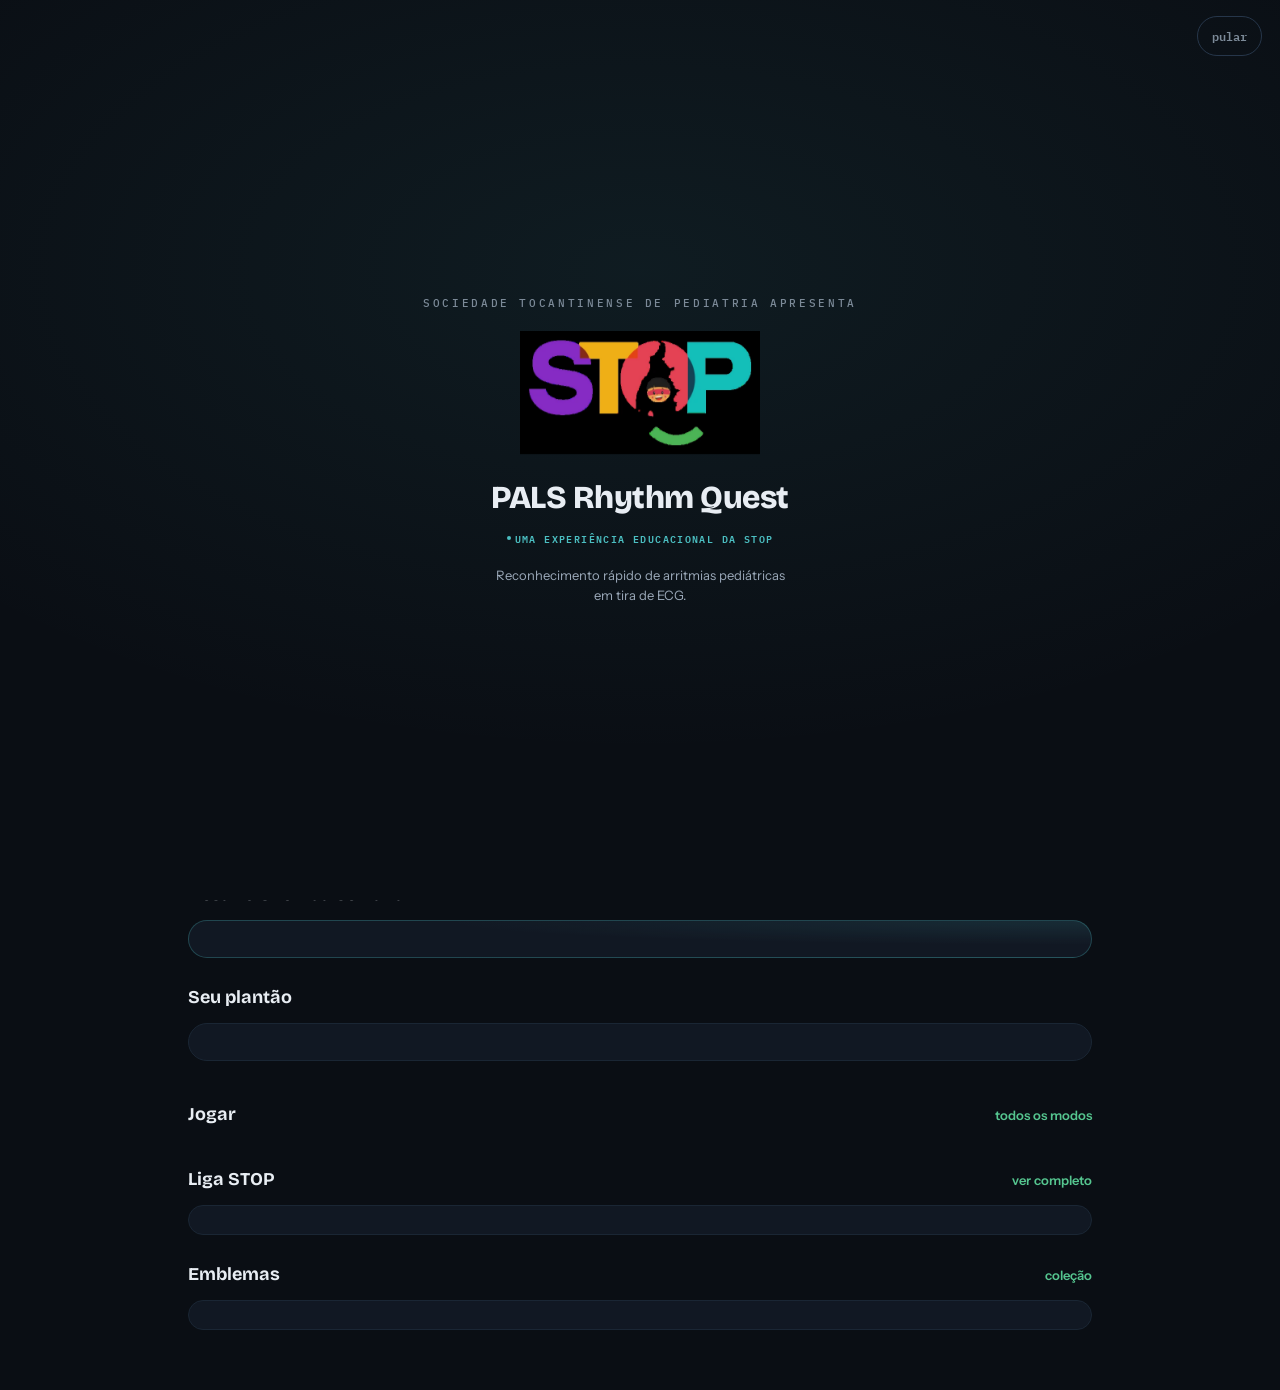
<file: index.html>
<!DOCTYPE html>
<html lang="pt-BR">
<head>
<meta charset="utf-8">
<meta name="viewport" content="width=device-width, initial-scale=1, viewport-fit=cover">
<title>PALS Rhythm Quest · Início</title>
<meta name="description" content="Treine o reconhecimento rápido de arritmias pediátricas em ECG e conduza casos PALS. Uma experiência educacional da STOP.">
<meta name="theme-color" content="#0A0E14">
<meta name="mobile-web-app-capable" content="yes">
<meta name="apple-mobile-web-app-capable" content="yes">
<meta name="apple-mobile-web-app-status-bar-style" content="black-translucent">
<meta name="apple-mobile-web-app-title" content="Rhythm Quest">
<link rel="manifest" href="manifest.webmanifest">
<link rel="apple-touch-icon" href="assets/icons/apple-touch-icon.png">
<link rel="preconnect" href="https://fonts.googleapis.com">
<link rel="preconnect" href="https://fonts.gstatic.com" crossorigin>
<link href="https://fonts.googleapis.com/css2?family=Bricolage+Grotesque:wght@400;600;700;800&family=IBM+Plex+Mono:wght@400;500;600&family=Instrument+Sans:wght@400;500;600;700&display=swap" rel="stylesheet">
<link rel="stylesheet" href="css/style.css">
<link rel="icon" href="data:image/svg+xml,%3Csvg xmlns='http://www.w3.org/2000/svg' viewBox='0 0 24 24'%3E%3Crect width='24' height='24' rx='6' fill='%230A0E14'/%3E%3Cpath d='M3 12h4l2.5-6 4 12 2.5-6h5' stroke='%2346D6A2' stroke-width='2' fill='none' stroke-linecap='round' stroke-linejoin='round'/%3E%3C/svg%3E">
</head>
<body>

<main class="app">

  <section class="hero">
    <span class="microlabel"><span class="live-dot"></span>monitor conectado · sinal estável</span>
    <h1>Domine o ritmo.<br><em>Salve a criança.</em></h1>
    <p class="sub">Reconhecimento rápido e preciso de arritmias pediátricas em tira de ECG. Treine, aplique em casos PALS e suba no ranking da turma.</p>
    <div class="scope hero-scope">
      <span class="scope-label">DII · 25 mm/s</span>
      <span class="scope-hr"><span class="beat-heart">♥</span><span id="hero-fc">104</span></span>
      <canvas id="hero-ecg"></canvas>
    </div>
    <div class="hero-cta">
      <a class="btn btn-primary" href="partida.html?modo=treino">Treinar agora</a>
      <a class="btn btn-ghost" href="modos.html">Ver modos</a>
    </div>
    <span class="hero-signature">Uma experiência educacional da STOP</span>
  </section>

  <a class="vivo-home" href="vivo.html">
    <div class="vivo-home-mini">
      <span class="vivo-home-tag">novo · ao vivo</span>
      <div class="vivo-home-ecg"><canvas id="vivo-home-ecg"></canvas></div>
    </div>
    <div class="vivo-home-txt">
      <p class="vivo-home-title">Plantão ao vivo</p>
      <p>Um paciente de verdade no monitor, deteriorando em tempo real. Reconheça o ritmo e conduza o PALS antes que ele pare. Sobrevivência é o placar.</p>
      <span class="vivo-home-go">Assumir o plantão ›</span>
    </div>
  </a>

  <a class="presenter-card" href="monitor.html">
    <div class="presenter-mini">
      <span class="presenter-tag">Modo apresentador</span>
      <div class="presenter-ecg"><canvas id="presenter-ecg"></canvas></div>
    </div>
    <div class="presenter-txt">
      <p class="ptitle">Monitor de simulação</p>
      <p>Projete um monitor cardíaco e controle ao vivo: ritmo, FC, PA, SpO₂, EtCO₂ e desfibrilação. Ideal para conduzir cenários PALS na tela grande.</p>
      <span class="presenter-go">Abrir monitor ›</span>
    </div>
  </a>

  <a class="rcp-card" href="metronomo.html">
    <span class="rcp-ico"><svg viewBox="0 0 24 24" fill="none" stroke="currentColor" stroke-width="2" stroke-linecap="round" stroke-linejoin="round"><path d="M2 12h3l2-7 4 14 3-9 2 4h6"/></svg></span>
    <span class="txt">
      <p class="rtitle">Metrônomo de RCP</p>
      <p>Guia a cadência das compressões (100–120/min), com som e pulso.</p>
    </span>
    <span class="go">›</span>
  </a>

  <div class="section-head"><h2 class="section-title">Desafio STOP da semana</h2></div>
  <section class="challenge" id="home-challenge"></section>

  <div class="section-head"><h2 class="section-title">Seu plantão</h2></div>
  <section class="card levelcard" id="home-level"></section>

  <div class="stat-tiles mt-14" id="home-tiles"></div>

  <div class="section-head">
    <h2 class="section-title">Jogar</h2>
    <a href="modos.html">todos os modos</a>
  </div>
  <div class="modegrid" id="home-modes"></div>

  <div class="section-head">
    <h2 class="section-title">Liga STOP</h2>
    <a href="ranking.html">ver completo</a>
  </div>
  <section class="card card-tight"><div class="ranklist" id="home-rank"></div></section>

  <div class="section-head">
    <h2 class="section-title">Emblemas</h2>
    <a href="emblemas.html">coleção</a>
  </div>
  <section class="card card-tight" id="home-badges"></section>

  <div id="home-footer"></div>

</main>

<script src="js/data.js"></script>
<script src="js/ecg.js"></script>
<script src="js/state.js"></script>
<script src="js/ui.js"></script>
<script>
(function () {
  var ui = PRQ.ui, st = PRQ.state;

  var DISCLAIMER =
    '<div class="disclaimer"><b>Aviso clínico</b><br>' +
    'Os ECGs deste protótipo são sintéticos e servem apenas para demonstração educacional. ' +
    'A versão de produção exige validação por cardiologista pediátrico ou instrutor PALS. ' +
    'AESP nunca é identificável pela tira isolada: aparece somente no modo Plantão PALS, ' +
    'quando há informação de pulso ausente com atividade elétrica organizada.</div>';

  // ECG vivo do hero: alterna entre ritmos a cada varredura completa
  var heroRitmos = [
    { r: 'sinusal', fc: 104 }, { r: 'taqsinusal', fc: 176 },
    { r: 'tsv', fc: 238 }, { r: 'tv', fc: 184 }, { r: 'fv', fc: 0 }
  ];
  var hi = 0, handle = null;
  function cicloHero() {
    var cv = document.getElementById('hero-ecg');
    if (!cv) { if (handle) handle.stop(); return; } // saiu da página
    var item = heroRitmos[hi % heroRitmos.length];
    if (handle) handle.stop();
    handle = PRQ.ecg.renderLive(cv, item.r, item.fc, 42 + hi, { sweepSeg: 3.4 });
    document.getElementById('hero-fc').textContent = item.fc || '--';
    hi++;
    setTimeout(cicloHero, 6800);
  }

  // splash institucional só no primeiro acesso; depois monta a casca e a home
  ui.splash(function () {
    ui.renderShell();
    cicloHero();
    var pc = document.getElementById('presenter-ecg');
    if (pc) PRQ.ecg.renderLive(pc, 'sinusal', 110, 9, { sweepSeg: 3.2 });
    var vc = document.getElementById('vivo-home-ecg');
    if (vc) PRQ.ecg.renderLive(vc, 'tv', 190, 13, { sweepSeg: 3.0 });
    ui.garantirPerfil(render);
  });

  function render() {
    var S = st.get();
    var prog = st.progressoNivel();

    document.getElementById('home-level').innerHTML =
      '<div class="levelcard-top">' +
        '<div class="avatar">' + S.avatar + '</div>' +
        '<div class="levelcard-id">' +
          '<div class="name">' + ui.esc(S.nome) + '</div>' +
          '<div class="title">' + ui.esc(PRQ.titleFor(S.nivel)) + '</div>' +
        '</div>' +
        '<div class="levelbubble"><b>' + S.nivel + '</b><span>nível</span></div>' +
      '</div>' +
      ui.xpbarHtml();

    var acc = st.acuraciaGlobal();
    document.getElementById('home-tiles').innerHTML =
      '<div class="stat-tile t-fire"><b>' + S.streak.dias + '<small> d</small></b><span>sequência de dias</span></div>' +
      '<div class="stat-tile t-ok"><b>' + (S.tirasRespondidas ? acc.toFixed(0) + '<small>%</small>' : '--') + '</b><span>acurácia global</span></div>' +
      '<div class="stat-tile t-info"><b>' + ui.fmt(S.tirasRespondidas) + '</b><span>tiras lidas</span></div>';

    // atalhos de modo: treino + arcade + próximo a destravar
    var atalhos = ['treino', 'arcade'];
    var proxBloqueado = Object.keys(PRQ.MODES).map(function (k) { return PRQ.MODES[k]; })
      .filter(function (m) { return S.nivel < m.nivelMin; })[0];
    document.getElementById('home-modes').innerHTML =
      atalhos.map(function (k) {
        var m = PRQ.MODES[k];
        return '<a class="modecard" style="--mode-color:' + m.cor + '" href="partida.html?modo=' + m.id + '">' +
          '<div class="modecard-head">' +
            '<div class="modecard-icon">' + ui.icon(m.icone) + '</div>' +
            '<div class="modecard-title">' +
              '<span class="microlabel">Modo ' + m.num + ' · ' + ui.esc(m.tag) + '</span>' +
              '<h3>' + ui.esc(m.nome) + '</h3>' +
            '</div>' +
            (S.bestScores[m.id] ? '<span class="modecard-best">' + ui.fmt(S.bestScores[m.id]) + ' XP</span>' : '') +
          '</div>' +
        '</a>';
      }).join('') +
      (proxBloqueado
        ? '<div class="modecard locked" style="--mode-color:' + proxBloqueado.cor + '">' +
            '<div class="modecard-head">' +
              '<div class="modecard-icon">' + ui.icon('lock') + '</div>' +
              '<div class="modecard-title">' +
                '<span class="microlabel">próximo desbloqueio</span>' +
                '<h3>' + ui.esc(proxBloqueado.nome) + '</h3>' +
              '</div>' +
              '<span class="locktag">' + ui.icon('lock') + ' nv ' + proxBloqueado.nivelMin + '</span>' +
            '</div>' +
          '</div>'
        : '');

    // prévia do ranking: top 3 + você
    var meuPts = S.weekly.xp;
    var lista = PRQ.RANKING_MOCK.slice(0, 3);
    var minhaPos = 1 + PRQ.RANKING_MOCK.filter(function (p) { return p.pts > meuPts; }).length;
    document.getElementById('home-rank').innerHTML =
      lista.map(function (p, i) {
        return '<div class="rankrow">' +
          '<span class="rankpos">' + (i + 1) + '</span>' +
          '<div class="avatar">' + p.avatar + '</div>' +
          '<div class="rankmain"><div class="name">' + ui.esc(p.nome) + '</div><div class="sub">' + ui.esc(p.turma) + '</div></div>' +
          '<span class="rankpts">' + ui.fmt(p.pts) + '</span></div>';
      }).join('') +
      '<div class="rankrow me">' +
        '<span class="rankpos">' + minhaPos + '</span>' +
        '<div class="avatar">' + S.avatar + '</div>' +
        '<div class="rankmain"><div class="name">' + ui.esc(S.nome || 'Você') + '</div><div class="sub">sua semana</div></div>' +
        '<span class="rankpts">' + ui.fmt(meuPts) + '</span></div>';

    // prévia de emblemas
    var desbloq = S.badges.length;
    document.getElementById('home-badges').innerHTML =
      '<div class="row">' +
        '<div class="grow"><b class="display" style="font-size:16px">' + desbloq + ' de ' + PRQ.BADGES.length + ' conquistados</b>' +
        '<p class="small muted">Cada emblema é ancorado num objetivo clínico concreto.</p></div>' +
        '<div class="row" style="gap:4px;font-size:22px">' +
          PRQ.BADGES.slice(0, 4).map(function (b) {
            var tem = S.badges.indexOf(b.id) >= 0;
            return '<span style="' + (tem ? '' : 'filter:grayscale(1);opacity:.35') + '">' + b.emoji + '</span>';
          }).join('') +
        '</div>' +
      '</div>';

    // Desafio STOP da semana
    var d = PRQ.desafioDaSemana();
    document.getElementById('home-challenge').innerHTML =
      '<div class="challenge-head">' +
        '<div class="challenge-mark">' + ui.icon('trophy') + '</div>' +
        '<div class="grow">' +
          '<span class="microlabel">semana ' + d.semana + ' · chancelado pela STOP</span>' +
          '<h3>' + ui.esc(d.nome) + '</h3>' +
        '</div>' +
        '<span class="chip institutional">STOP</span>' +
      '</div>' +
      '<p class="small muted">' + ui.esc(d.resumo) + '</p>' +
      '<div class="scope challenge-strip"><canvas id="challenge-ecg"></canvas></div>' +
      '<div class="challenge-cta">' +
        '<a class="btn btn-primary" href="partida.html?desafio=stop">Aceitar desafio</a>' +
        '<span class="challenge-reward">' + ui.esc(d.recompensa) + '</span>' +
      '</div>';
    var cc = document.getElementById('challenge-ecg');
    var fcMap = { sinusal: 104, bradicardia: 48, taqsinusal: 172, tsv: 232, tv: 180, fv: 0, assistolia: 0, bavt: 42 };
    if (cc) requestAnimationFrame(function () { PRQ.ecg.renderStatic(cc, d.ritmo, fcMap[d.ritmo] || 120, 700 + d.semana); });

    // rodapé institucional (logo + STOP + aviso clínico)
    document.getElementById('home-footer').innerHTML = ui.instFooterHtml(DISCLAIMER);
  }
})();
</script>
</body>
</html>
</file>
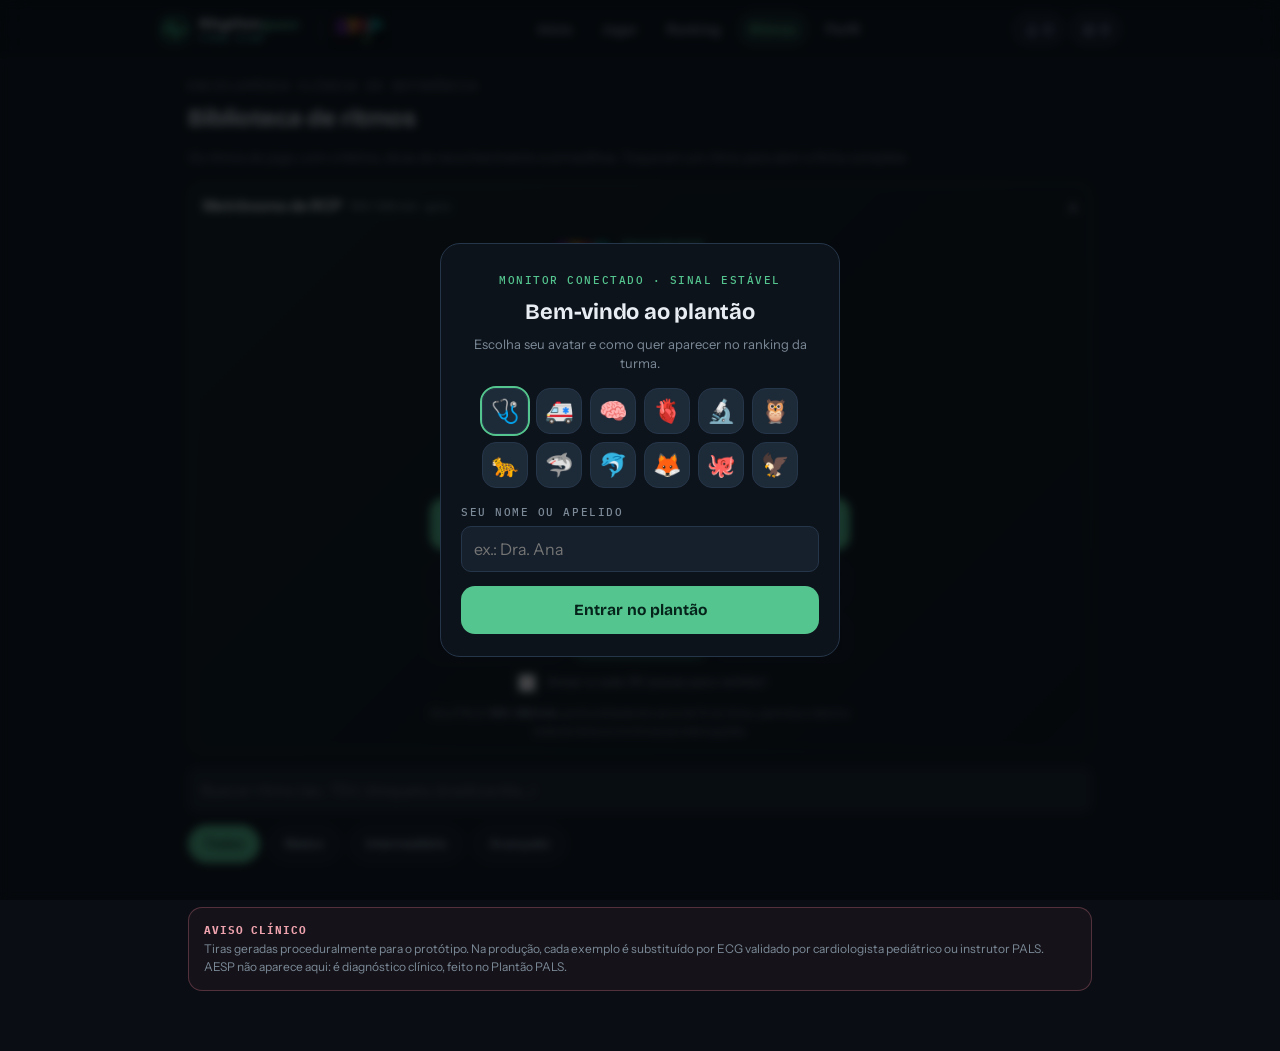
<file: biblioteca.html>
<!DOCTYPE html>
<html lang="pt-BR">
<head>
<meta charset="utf-8">
<meta name="viewport" content="width=device-width, initial-scale=1, viewport-fit=cover">
<title>PALS Rhythm Quest · Biblioteca de ritmos</title>
<meta name="description" content="Biblioteca de ritmos de ECG pediátricos — critérios, dicas e armadilhas — com metrônomo de RCP integrado.">
<meta name="theme-color" content="#0A0E14">
<meta name="mobile-web-app-capable" content="yes">
<meta name="apple-mobile-web-app-capable" content="yes">
<meta name="apple-mobile-web-app-status-bar-style" content="black-translucent">
<meta name="apple-mobile-web-app-title" content="Rhythm Quest">
<link rel="manifest" href="manifest.webmanifest">
<link rel="apple-touch-icon" href="assets/icons/apple-touch-icon.png">
<link rel="preconnect" href="https://fonts.googleapis.com">
<link rel="preconnect" href="https://fonts.gstatic.com" crossorigin>
<link href="https://fonts.googleapis.com/css2?family=Bricolage+Grotesque:wght@400;600;700;800&family=IBM+Plex+Mono:wght@400;500;600&family=Instrument+Sans:wght@400;500;600;700&display=swap" rel="stylesheet">
<link rel="stylesheet" href="css/style.css">
<link rel="icon" href="data:image/svg+xml,%3Csvg xmlns='http://www.w3.org/2000/svg' viewBox='0 0 24 24'%3E%3Crect width='24' height='24' rx='6' fill='%230A0E14'/%3E%3Cpath d='M3 12h4l2.5-6 4 12 2.5-6h5' stroke='%2346D6A2' stroke-width='2' fill='none' stroke-linecap='round' stroke-linejoin='round'/%3E%3C/svg%3E">
</head>
<body>

<main class="app">
  <div class="section-head mt-0">
    <div>
      <span class="microlabel">enciclopédia clínica de referência</span>
      <h2 class="section-title" style="font-size:24px;margin-top:4px">Biblioteca de ritmos</h2>
    </div>
  </div>
  <p class="small muted mb-14">Os ritmos do jogo, com critérios, dicas de reconhecimento e armadilhas. Toque em um ritmo para abrir a ficha completa.</p>

  <details class="lib-metro" open>
    <summary>Metrônomo de RCP <span>100–120/min · guia</span></summary>
    <div id="lib-metro-host" class="mt-14"></div>
  </details>

  <input id="lib-busca" placeholder="Buscar ritmo (ex.: TSV, bloqueio, bradicardia...)" autocomplete="off" style="margin-bottom:12px">
  <div class="filters mb-14" id="lib-filters">
    <button class="filter-btn active" data-f="todos">Todos</button>
    <button class="filter-btn" data-f="basico">Básico</button>
    <button class="filter-btn" data-f="intermediario">Intermediário</button>
    <button class="filter-btn" data-f="avancado">Avançado</button>
  </div>

  <div class="librarygrid" id="libgrid"></div>

  <footer class="disclaimer">
    <b>Aviso clínico</b><br>
    Tiras geradas proceduralmente para o protótipo. Na produção, cada exemplo é substituído por ECG validado por
    cardiologista pediátrico ou instrutor PALS. AESP não aparece aqui: é diagnóstico clínico, feito no Plantão PALS.
  </footer>
</main>

<script src="js/data.js"></script>
<script src="js/ecg.js"></script>
<script src="js/state.js"></script>
<script src="js/ui.js"></script>
<script src="js/metronome.js"></script>
<script>
(function () {
  var ui = PRQ.ui, st = PRQ.state;
  ui.renderShell();
  if (PRQ.metro) PRQ.metro.create(document.getElementById('lib-metro-host'), { bpm: 110 });
  var filtro = 'todos', busca = '';
  var liveDetalhe = null;

  ui.garantirPerfil(function () {
    render();
    // deep-link: biblioteca.html#tsv abre a ficha direto
    var hash = ((PRQ.route && PRQ.route.hash) || location.hash).replace('#', '');
    if (hash && PRQ.RHYTHMS[hash]) setTimeout(function () { abrirFicha(hash); }, 350);
  });

  document.getElementById('lib-filters').addEventListener('click', function (e) {
    var b = e.target.closest('.filter-btn');
    if (!b) return;
    document.querySelectorAll('#lib-filters .filter-btn').forEach(function (o) { o.classList.remove('active'); });
    b.classList.add('active');
    filtro = b.dataset.f;
    render();
  });
  document.getElementById('lib-busca').addEventListener('input', function (e) {
    busca = e.target.value.trim().toLowerCase();
    render();
  });

  function fcExemplo(r) {
    var mapa = { sinusal: 104, bradicardia: 48, taqsinusal: 178, tsv: 236, tv: 184, fv: 0, assistolia: 0, bavt: 42,
      bav1: 74, bav2mobitz1: 78, bav2mobitz2: 82 };
    return mapa[r.id] || 100;
  }

  function render() {
    var ids = Object.keys(PRQ.RHYTHMS).filter(function (id) {
      var r = PRQ.RHYTHMS[id];
      if (filtro !== 'todos' && r.categoria !== filtro) return false;
      if (busca && (r.nome + ' ' + r.nomeEn).toLowerCase().indexOf(busca) < 0) return false;
      return true;
    });

    document.getElementById('libgrid').innerHTML = ids.length
      ? ids.map(function (id) {
          var r = PRQ.RHYTHMS[id];
          return '<div class="rhythmcard" data-id="' + id + '" role="button" tabindex="0">' +
            '<div class="scope"><canvas id="mini-' + id + '"></canvas></div>' +
            '<div class="rhythmcard-body">' +
              '<div class="row">' +
                '<div class="grow"><h3>' + ui.esc(r.nome) + '</h3><div class="en">' + ui.esc(r.nomeEn) + '</div></div>' +
                ui.diffDots(r.dificuldade) +
              '</div>' +
              '<div class="chiprow">' +
                '<span class="chip">FC: ' + ui.esc(r.fc) + '</span>' +
                '<span class="chip ' + (r.qrsLargo ? 'bad' : 'ok') + '">QRS ' + (r.qrsLargo ? 'largo' : 'estreito') + '</span>' +
              '</div>' +
            '</div>' +
          '</div>';
        }).join('')
      : '<p class="small muted" style="text-align:center;padding:26px 0">Nenhum ritmo com esse filtro.</p>';

    ids.forEach(function (id) {
      var r = PRQ.RHYTHMS[id];
      var c = document.getElementById('mini-' + id);
      if (c) requestAnimationFrame(function () { PRQ.ecg.renderStatic(c, id, fcExemplo(r), 77 + id.length * 31); });
    });

    document.querySelectorAll('.rhythmcard').forEach(function (card) {
      card.addEventListener('click', function () { abrirFicha(card.dataset.id); });
      card.addEventListener('keydown', function (e) { if (e.key === 'Enter') abrirFicha(card.dataset.id); });
    });
  }

  function abrirFicha(id) {
    var r = PRQ.RHYTHMS[id];
    if (!r) return;
    if (liveDetalhe) { liveDetalhe.stop(); liveDetalhe = null; }
    var m = ui.modal(
      '<div class="row" style="align-items:flex-start">' +
        '<div class="grow"><h3 class="display" style="font-size:21px">' + ui.esc(r.nome) + '</h3>' +
        '<span class="mono muted" style="font-size:11px">' + ui.esc(r.nomeEn) + '</span></div>' +
        ui.diffDots(r.dificuldade) +
      '</div>' +
      '<div class="scope mt-14" style="height:110px">' +
        '<span class="scope-label">DII · 25 mm/s</span>' +
        '<canvas id="ficha-ecg"></canvas>' +
      '</div>' +
      '<div class="kvgrid">' +
        '<div class="kv"><span class="microlabel">FC</span><b>' + ui.esc(r.fc) + '</b></div>' +
        '<div class="kv"><span class="microlabel">QRS</span><b>' + ui.esc(r.qrs) + '</b></div>' +
        '<div class="kv"><span class="microlabel">Ritmo</span><b>' + ui.esc(r.ritmo) + '</b></div>' +
        '<div class="kv"><span class="microlabel">Onda P</span><b>' + ui.esc(r.ondaP) + '</b></div>' +
        '<div class="kv" style="grid-column:1/-1"><span class="microlabel">Relação P:QRS</span><b>' + ui.esc(r.pqrs) + '</b></div>' +
      '</div>' +
      '<div class="teachblock"><span class="microlabel txt-ok">Achados-chave</span><ul>' +
        r.achados.map(function (a) { return '<li>' + ui.esc(a) + '</li>'; }).join('') +
      '</ul></div>' +
      '<div class="teachblock warn"><span class="microlabel txt-reward">Dicas de reconhecimento</span><ul>' +
        r.dicas.map(function (d) { return '<li>' + ui.esc(d) + '</li>'; }).join('') +
      '</ul></div>' +
      '<div class="teachblock trap"><span class="microlabel txt-bad">Armadilhas comuns</span><ul>' +
        r.armadilhas.map(function (a) { return '<li>' + ui.esc(a) + '</li>'; }).join('') +
      '</ul></div>' +
      '<a class="btn btn-primary btn-block" href="partida.html?modo=treino&ritmo=' + id + '">Treinar este ritmo</a>' +
      '<button class="btn btn-ghost btn-block mt-8" data-close>Fechar</button>'
    );
    requestAnimationFrame(function () {
      var c = m.el.querySelector('#ficha-ecg');
      if (c) liveDetalhe = PRQ.ecg.renderLive(c, id, fcExemplo(r), 913, { sweepSeg: 3.4 });
    });
  }
})();
</script>
</body>
</html>
</file>
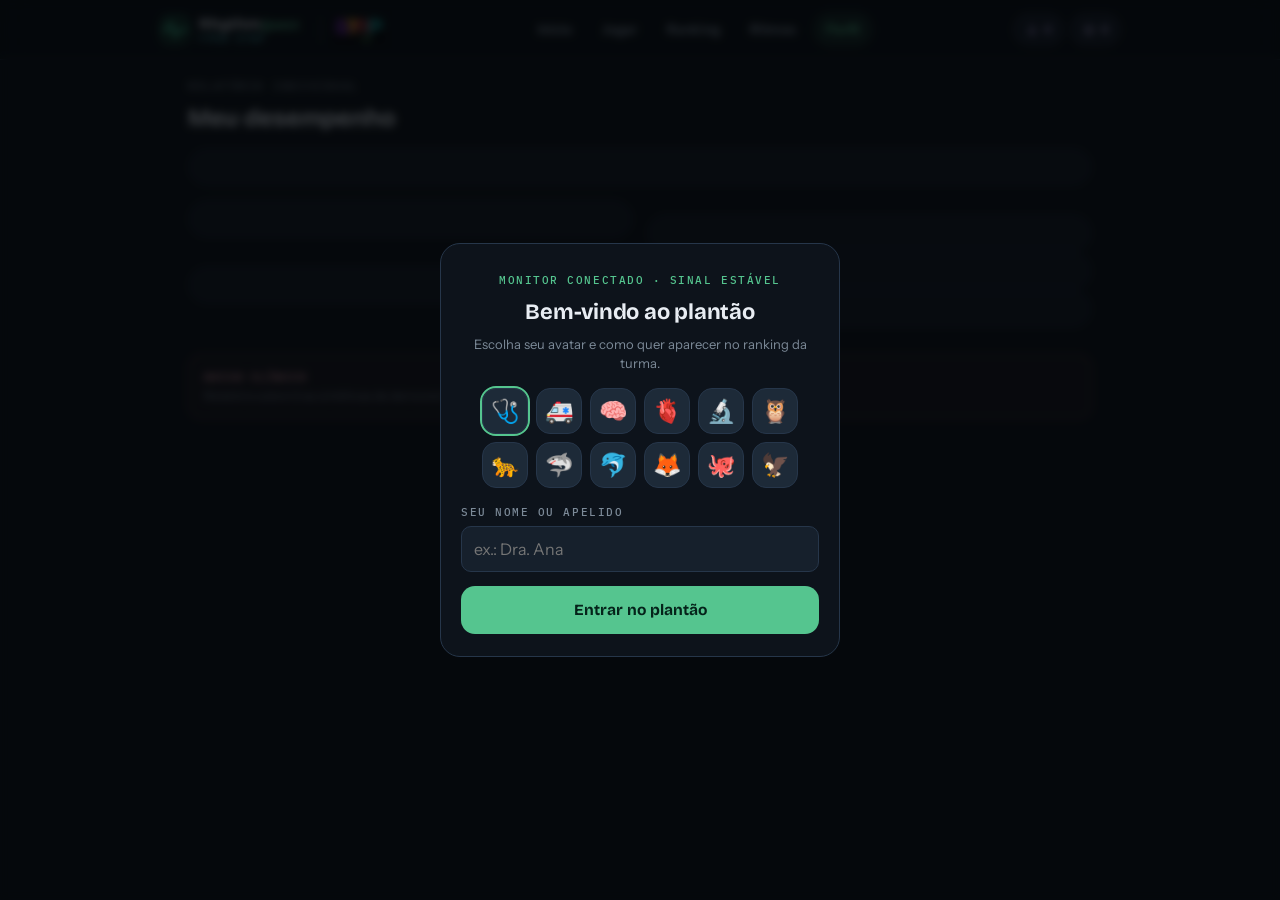
<file: dashboard.html>
<!DOCTYPE html>
<html lang="pt-BR">
<head>
<meta charset="utf-8">
<meta name="viewport" content="width=device-width, initial-scale=1, viewport-fit=cover">
<title>PALS Rhythm Quest · Meu desempenho</title>
<meta name="description" content="Seu progresso no PALS Rhythm Quest: nível, acurácia, domínio por ritmo e conquistas.">
<meta name="theme-color" content="#0A0E14">
<meta name="mobile-web-app-capable" content="yes">
<meta name="apple-mobile-web-app-capable" content="yes">
<meta name="apple-mobile-web-app-status-bar-style" content="black-translucent">
<meta name="apple-mobile-web-app-title" content="Rhythm Quest">
<link rel="manifest" href="manifest.webmanifest">
<link rel="apple-touch-icon" href="assets/icons/apple-touch-icon.png">
<link rel="preconnect" href="https://fonts.googleapis.com">
<link rel="preconnect" href="https://fonts.gstatic.com" crossorigin>
<link href="https://fonts.googleapis.com/css2?family=Bricolage+Grotesque:wght@400;600;700;800&family=IBM+Plex+Mono:wght@400;500;600&family=Instrument+Sans:wght@400;500;600;700&display=swap" rel="stylesheet">
<link rel="stylesheet" href="css/style.css">
<link rel="icon" href="data:image/svg+xml,%3Csvg xmlns='http://www.w3.org/2000/svg' viewBox='0 0 24 24'%3E%3Crect width='24' height='24' rx='6' fill='%230A0E14'/%3E%3Cpath d='M3 12h4l2.5-6 4 12 2.5-6h5' stroke='%2346D6A2' stroke-width='2' fill='none' stroke-linecap='round' stroke-linejoin='round'/%3E%3C/svg%3E">
</head>
<body>

<main class="app">
  <div class="section-head mt-0">
    <div>
      <span class="microlabel">relatório individual</span>
      <h2 class="section-title" style="font-size:24px;margin-top:4px">Meu desempenho</h2>
    </div>
  </div>

  <section class="card levelcard" id="dash-perfil"></section>

  <div class="dash-cols mt-14">
    <div>
      <section class="card center" id="dash-acc"></section>
      <div class="stat-tiles mt-14" id="dash-tiles"></div>
      <section class="card mt-14" id="dash-mastery"></section>
    </div>
    <div>
      <section class="card mt-14" id="dash-fracos" style="margin-top:14px"></section>
      <section class="card mt-14" id="dash-erros"></section>
      <section class="card mt-14" id="dash-config"></section>
    </div>
  </div>

  <footer class="disclaimer">
    <b>Aviso clínico</b><br>
    Relatório sobre tiras sintéticas de demonstração. Não substitui avaliação formal de competência em PALS.
  </footer>
</main>

<script src="js/data.js"></script>
<script src="js/ecg.js"></script>
<script src="js/state.js"></script>
<script src="js/ui.js"></script>
<script>
(function () {
  var ui = PRQ.ui, st = PRQ.state;
  ui.renderShell();
  ui.garantirPerfil(render);

  function render() {
    var S = st.get();

    document.getElementById('dash-perfil').innerHTML =
      '<div class="levelcard-top">' +
        '<div class="avatar lg">' + S.avatar + '</div>' +
        '<div class="levelcard-id">' +
          '<div class="name">' + ui.esc(S.nome) + '</div>' +
          '<div class="title">' + ui.esc(PRQ.titleFor(S.nivel)) + '</div>' +
          '<div class="chiprow mt-8">' +
            '<span class="chip reward">◉ ' + ui.fmt(S.moedas) + '</span>' +
            '<span class="chip">' + S.streak.dias + ' dias seguidos</span>' +
            '<span class="chip ok">' + S.badges.length + '/' + PRQ.BADGES.length + ' emblemas</span>' +
          '</div>' +
        '</div>' +
        '<div class="levelbubble"><b>' + S.nivel + '</b><span>nível</span></div>' +
      '</div>' + ui.xpbarHtml();

    var acc = st.acuraciaGlobal();
    document.getElementById('dash-acc').innerHTML =
      '<span class="microlabel" style="display:block;margin-bottom:4px">acurácia global</span>' +
      '<div class="ring-wrap ' + (!S.tirasRespondidas ? '' : acc >= 80 ? 'ring-ok' : acc >= 50 ? 'ring-warn' : 'ring-bad') + '" style="width:132px;height:132px;margin:10px auto">' +
        ui.ringSvg(acc, 132, 10) +
        '<div class="ring-center"><b style="font-size:28px">' + (S.tirasRespondidas ? acc.toFixed(0) + '%' : '--') + '</b>' +
        '<span>' + ui.fmt(S.tirasRespondidas) + ' tiras</span></div>' +
      '</div>' +
      '<p class="small muted">' + (acc >= 95 ? 'Nível de instrutor. Mantenha.' : acc >= 80 ? 'Sólido. Busque os 95% do endgame.' : S.tirasRespondidas ? 'Foque nos ritmos fracos abaixo.' : 'Jogue sua primeira rodada para gerar dados.') + '</p>';

    var tempoMedio = 0, nT = 0;
    Object.keys(S.rhythmStats).forEach(function (id) {
      var r = S.rhythmStats[id];
      tempoMedio += r.msSum; nT += r.total;
    });
    tempoMedio = nT ? (tempoMedio / nT / 1000) : 0;
    document.getElementById('dash-tiles').innerHTML =
      '<div class="stat-tile t-ok"><b>×' + S.counters.melhorCombo + '</b><span>melhor combo</span></div>' +
      '<div class="stat-tile t-info"><b>' + (nT ? tempoMedio.toFixed(1) + '<small>s</small>' : '--') + '</b><span>tempo médio</span></div>' +
      '<div class="stat-tile t-reward"><b>' + ui.fmt(S.rodadas) + '</b><span>rodadas</span></div>';

    // domínio por ritmo
    var rows = Object.keys(PRQ.RHYTHMS).map(function (id) {
      var r = PRQ.RHYTHMS[id], rs = S.rhythmStats[id];
      var pct = rs.total ? (rs.hits / rs.total) * 100 : null;
      var fraco = pct !== null && rs.total >= 3 && pct < 60;
      return '<div class="masteryrow' + (fraco ? ' weak' : '') + '">' +
        '<span class="mname">' + ui.esc(r.nome) + '</span>' +
        '<div class="meter"><i style="width:' + (pct === null ? 0 : pct.toFixed(0)) + '%"></i></div>' +
        '<span class="mval">' + (pct === null ? '--' : pct.toFixed(0) + '%') + '</span>' +
      '</div>';
    }).join('');
    document.getElementById('dash-mastery').innerHTML =
      '<span class="microlabel" style="display:block;margin-bottom:6px">domínio por ritmo · % de acerto</span>' + rows;

    // pontos fracos e revisão dirigida
    var fracos = st.ritmosFracos(3).filter(function (id) {
      var rs = S.rhythmStats[id];
      return rs.total >= 2 && rs.mastery < 0.75;
    });
    document.getElementById('dash-fracos').innerHTML =
      '<span class="microlabel" style="display:block;margin-bottom:8px">revisão dirigida</span>' +
      (fracos.length
        ? '<p class="small muted mb-8">O algoritmo adaptativo vai perseguir estes ritmos. Você também pode atacar direto:</p>' +
          fracos.map(function (id) {
            return '<a class="btn btn-ghost btn-block btn-sm mb-8" href="partida.html?modo=treino&ritmo=' + id + '">Treinar ' + ui.esc(PRQ.RHYTHMS[id].nome) + '</a>';
          }).join('')
        : '<p class="small muted">Sem pontos fracos marcantes por enquanto. Jogue mais rodadas para o relatório ganhar precisão.</p>');

    // últimos erros
    var erros = S.erros.slice(0, 6);
    document.getElementById('dash-erros').innerHTML =
      '<span class="microlabel" style="display:block;margin-bottom:6px">últimos erros</span>' +
      (erros.length
        ? erros.map(function (e) {
            var certa = e.ritmo === 'aesp' ? PRQ.AESP.nome : (PRQ.RHYTHMS[e.ritmo] ? PRQ.RHYTHMS[e.ritmo].nome : e.ritmo);
            var dita = e.resposta === 'aesp' ? PRQ.AESP.nome : (PRQ.RHYTHMS[e.resposta] ? PRQ.RHYTHMS[e.resposta].nome : e.resposta);
            return '<div class="errorrow">' +
              '<div class="err-ic">' + ui.icon('x') + '</div>' +
              '<div class="body"><b>' + ui.esc(certa) + '</b>' +
              '<span>você marcou: ' + ui.esc(dita) + '</span></div>' +
              '<a class="btn btn-ghost btn-sm" href="biblioteca.html#' + e.ritmo + '">rever</a>' +
            '</div>';
          }).join('')
        : '<p class="small muted">Nenhum erro registrado ainda. Bom sinal, mas jogue no Arcade para testar sob pressão.</p>');

    // configurações
    document.getElementById('dash-config').innerHTML =
      '<span class="microlabel" style="display:block;margin-bottom:8px">conta</span>' +
      '<button class="btn btn-ghost btn-block btn-sm mb-8" id="btn-editar">Editar nome e avatar</button>' +
      '<button class="btn btn-ghost btn-block btn-sm" id="btn-reset" style="color:var(--bad);border-color:rgba(228,120,138,.35)">Zerar progresso (demo)</button>';

    document.getElementById('btn-editar').addEventListener('click', function () {
      st.get().nome = null;
      ui.garantirPerfil(render);
    });
    document.getElementById('btn-reset').addEventListener('click', function () {
      var m = ui.modal(
        '<h3 class="display" style="font-size:19px;margin-bottom:8px">Zerar tudo?</h3>' +
        '<p class="small muted mb-14">XP, moedas, emblemas e histórico serão apagados. Útil para reiniciar a demo no estande.</p>' +
        '<div class="row"><button class="btn btn-ghost grow" data-close>Cancelar</button>' +
        '<button class="btn grow" id="conf-reset" style="background:var(--bad);color:#2a0a0e">Zerar</button></div>'
      );
      m.el.querySelector('#conf-reset').addEventListener('click', function () {
        st.reset();
        location.reload();
      });
    });
  }
})();
</script>
</body>
</html>
</file>
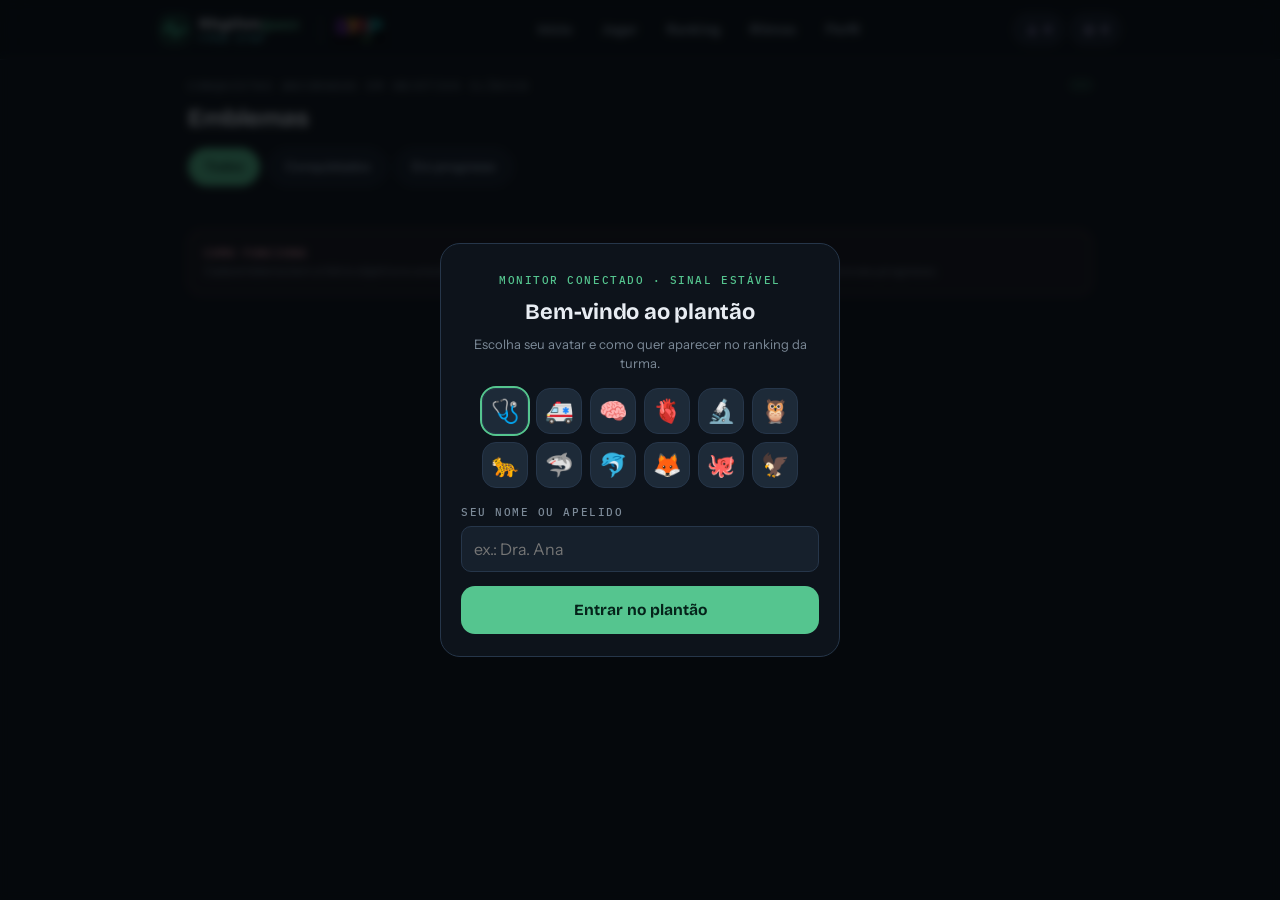
<file: emblemas.html>
<!DOCTYPE html>
<html lang="pt-BR">
<head>
<meta charset="utf-8">
<meta name="viewport" content="width=device-width, initial-scale=1, viewport-fit=cover">
<title>PALS Rhythm Quest · Emblemas</title>
<meta name="description" content="Emblemas e conquistas do PALS Rhythm Quest, cada um com critério clínico objetivo.">
<meta name="theme-color" content="#0A0E14">
<meta name="mobile-web-app-capable" content="yes">
<meta name="apple-mobile-web-app-capable" content="yes">
<meta name="apple-mobile-web-app-status-bar-style" content="black-translucent">
<meta name="apple-mobile-web-app-title" content="Rhythm Quest">
<link rel="manifest" href="manifest.webmanifest">
<link rel="apple-touch-icon" href="assets/icons/apple-touch-icon.png">
<link rel="preconnect" href="https://fonts.googleapis.com">
<link rel="preconnect" href="https://fonts.gstatic.com" crossorigin>
<link href="https://fonts.googleapis.com/css2?family=Bricolage+Grotesque:wght@400;600;700;800&family=IBM+Plex+Mono:wght@400;500;600&family=Instrument+Sans:wght@400;500;600;700&display=swap" rel="stylesheet">
<link rel="stylesheet" href="css/style.css">
<link rel="icon" href="data:image/svg+xml,%3Csvg xmlns='http://www.w3.org/2000/svg' viewBox='0 0 24 24'%3E%3Crect width='24' height='24' rx='6' fill='%230A0E14'/%3E%3Cpath d='M3 12h4l2.5-6 4 12 2.5-6h5' stroke='%2346D6A2' stroke-width='2' fill='none' stroke-linecap='round' stroke-linejoin='round'/%3E%3C/svg%3E">
</head>
<body>

<main class="app">
  <div class="section-head mt-0">
    <div>
      <span class="microlabel">conquistas ancoradas em objetivo clínico</span>
      <h2 class="section-title" style="font-size:24px;margin-top:4px">Emblemas</h2>
    </div>
    <span class="chip ok" id="bd-count"></span>
  </div>

  <div class="filters mb-14" id="bd-filters">
    <button class="filter-btn active" data-f="todos">Todos</button>
    <button class="filter-btn" data-f="conquistados">Conquistados</button>
    <button class="filter-btn" data-f="progresso">Em progresso</button>
  </div>

  <div class="badgegrid" id="badgegrid"></div>

  <footer class="disclaimer">
    <b>Como funciona</b><br>
    Cada emblema tem critério objetivo e uma descrição educacional. Toque em um emblema para ver o critério completo e seu progresso.
  </footer>
</main>

<script src="js/data.js"></script>
<script src="js/ecg.js"></script>
<script src="js/state.js"></script>
<script src="js/ui.js"></script>
<script>
(function () {
  var ui = PRQ.ui, st = PRQ.state;
  ui.renderShell();
  var filtro = 'todos';
  var novos = [];

  ui.garantirPerfil(function () {
    novos = st.consumirBadgesNovos();
    render();
  });

  document.getElementById('bd-filters').addEventListener('click', function (e) {
    var b = e.target.closest('.filter-btn');
    if (!b) return;
    document.querySelectorAll('#bd-filters .filter-btn').forEach(function (o) { o.classList.remove('active'); });
    b.classList.add('active');
    filtro = b.dataset.f;
    render();
  });

  function render() {
    var S = st.get();
    document.getElementById('bd-count').textContent = S.badges.length + ' de ' + PRQ.BADGES.length;

    var lista = PRQ.BADGES.filter(function (b) {
      var tem = S.badges.indexOf(b.id) >= 0;
      if (filtro === 'conquistados') return tem;
      if (filtro === 'progresso') return !tem && st.progressoBadge(b) > 0;
      return true;
    });

    document.getElementById('badgegrid').innerHTML = lista.length
      ? lista.map(function (b) {
          var tem = S.badges.indexOf(b.id) >= 0;
          var prog = Math.min(b.meta, st.progressoBadge(b));
          var pct = (prog / b.meta) * 100;
          var fresh = novos.indexOf(b.id) >= 0;
          return '<button class="badgetile ' + (tem ? 'unlocked' : 'locked') + (b.special ? ' special' : '') + (fresh ? ' fresh' : '') + '" data-id="' + b.id + '">' +
            '<div class="badge-emoji">' + b.emoji + '</div>' +
            '<h4>' + ui.esc(b.nome) + '</h4>' +
            '<span class="microlabel">' + (tem ? 'desbloqueado' : b.meta > 1 ? prog + ' / ' + b.meta : 'bloqueado') + '</span>' +
            (b.special ? '<span class="badge-stoptag">selo STOP</span>' : '') +
            (!tem && b.meta > 1 ? '<div class="meter reward"><i style="width:' + pct.toFixed(0) + '%"></i></div>' : '') +
          '</button>';
        }).join('')
      : '<p class="small muted" style="grid-column:1/-1;text-align:center;padding:26px 0">Nada aqui ainda. Jogue uma rodada para começar a coleção.</p>';

    document.querySelectorAll('.badgetile').forEach(function (t) {
      t.addEventListener('click', function () { abrirDetalhe(t.dataset.id); });
    });
  }

  function abrirDetalhe(id) {
    var S = st.get();
    var b = PRQ.BADGES.filter(function (x) { return x.id === id; })[0];
    if (!b) return;
    var tem = S.badges.indexOf(b.id) >= 0;
    var prog = Math.min(b.meta, st.progressoBadge(b));
    var pct = (prog / b.meta) * 100;
    var moldura = b.special
      ? 'background:linear-gradient(150deg,rgba(158,130,214,.28),rgba(75,190,193,.16));border:1px solid rgba(75,190,193,.5)'
      : 'background:linear-gradient(150deg,rgba(195,178,230,.28),rgba(195,178,230,.08));border:1px solid rgba(195,178,230,.5)';
    ui.modal(
      '<div class="center">' +
        '<div class="badge-emoji" style="width:74px;height:74px;font-size:38px;margin:0 auto 12px;' +
          (tem ? moldura : 'filter:grayscale(1);opacity:.5;border:1px solid var(--line)') + '">' + b.emoji + '</div>' +
        '<h3 class="display" style="font-size:20px">' + ui.esc(b.nome) + '</h3>' +
        '<span class="microlabel" style="' + (tem ? 'color:var(--reward)' : '') + '">' + (tem ? 'desbloqueado' : 'em progresso') + '</span>' +
        (b.special ? '<div style="margin-top:8px"><span class="badge-stoptag">chancelado pela STOP</span></div>' : '') +
      '</div>' +
      '<div class="kv mt-14"><span class="microlabel">critério</span><b>' + ui.esc(b.criterio) + '</b></div>' +
      '<p class="small" style="color:var(--ink-2);margin-top:12px;line-height:1.55">' + ui.esc(b.descricao) + '</p>' +
      (!tem && b.meta > 1
        ? '<div class="mt-14"><div class="meter reward"><i style="width:' + pct.toFixed(0) + '%"></i></div>' +
          '<p class="small muted center mt-8 mono">' + prog + ' / ' + b.meta + '</p></div>'
        : '') +
      '<button class="btn btn-ghost btn-block mt-14" data-close>Fechar</button>'
    );
  }
})();
</script>
</body>
</html>
</file>
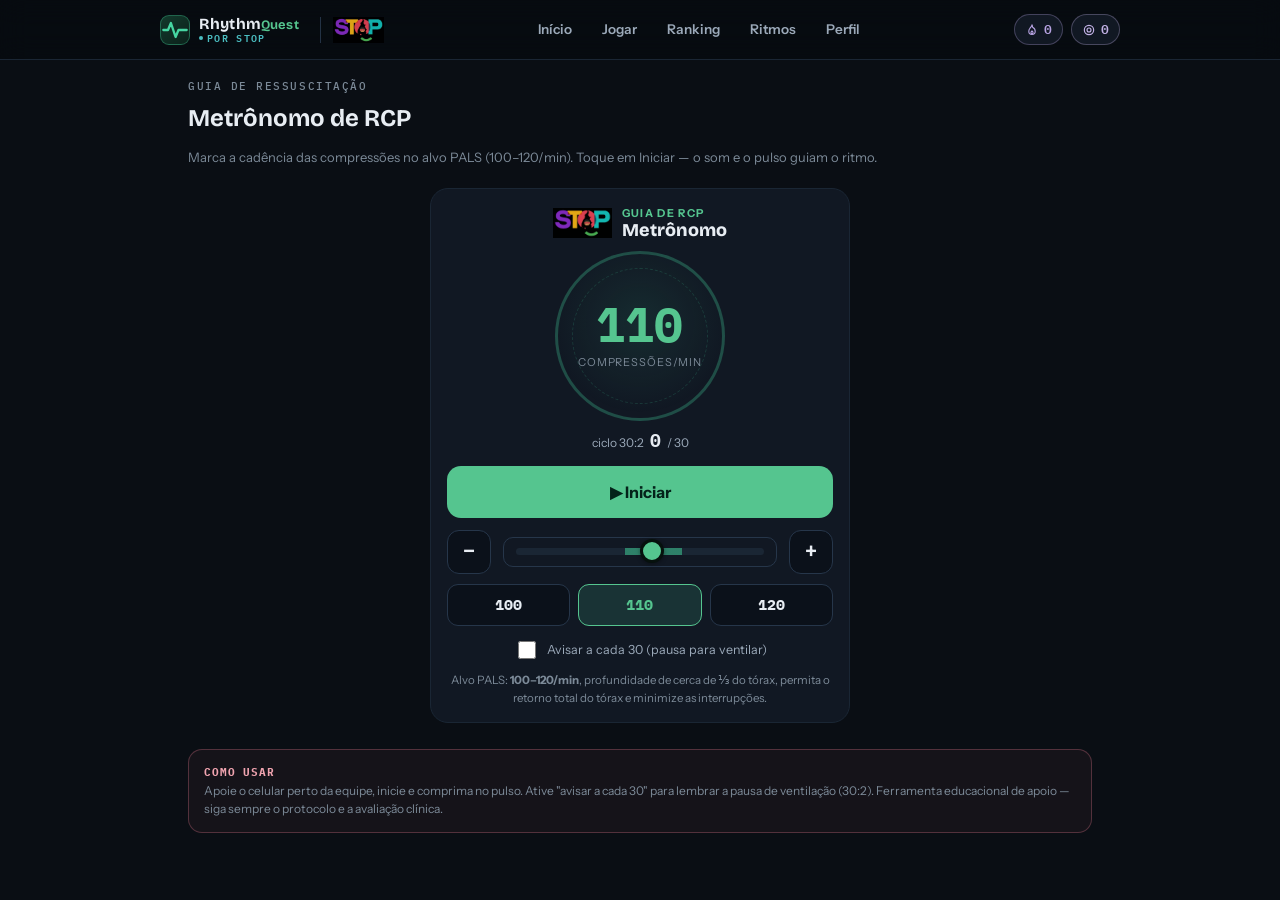
<file: metronomo.html>
<!DOCTYPE html>
<html lang="pt-BR">
<head>
<meta charset="utf-8">
<meta name="viewport" content="width=device-width, initial-scale=1, viewport-fit=cover">
<title>PALS Rhythm Quest · Metrônomo de RCP</title>
<meta name="description" content="Metrônomo de RCP (alvo PALS 100–120/min) para guiar as compressões, com som e pulso visual.">
<meta name="theme-color" content="#0A0E14">
<meta name="mobile-web-app-capable" content="yes">
<meta name="apple-mobile-web-app-capable" content="yes">
<meta name="apple-mobile-web-app-status-bar-style" content="black-translucent">
<meta name="apple-mobile-web-app-title" content="Metrônomo">
<link rel="manifest" href="manifest.webmanifest">
<link rel="apple-touch-icon" href="assets/icons/apple-touch-icon.png">
<link rel="preconnect" href="https://fonts.googleapis.com">
<link rel="preconnect" href="https://fonts.gstatic.com" crossorigin>
<link href="https://fonts.googleapis.com/css2?family=Bricolage+Grotesque:wght@400;600;700;800&family=IBM+Plex+Mono:wght@400;500;600&family=Instrument+Sans:wght@400;500;600;700&display=swap" rel="stylesheet">
<link rel="stylesheet" href="css/style.css">
<link rel="icon" href="data:image/svg+xml,%3Csvg xmlns='http://www.w3.org/2000/svg' viewBox='0 0 24 24'%3E%3Crect width='24' height='24' rx='6' fill='%230A0E14'/%3E%3Cpath d='M3 12h4l2.5-6 4 12 2.5-6h5' stroke='%2346D6A2' stroke-width='2' fill='none' stroke-linecap='round' stroke-linejoin='round'/%3E%3C/svg%3E">
</head>
<body>

<main class="app">
  <div class="section-head mt-0">
    <div>
      <span class="microlabel">guia de ressuscitação</span>
      <h2 class="section-title" style="font-size:24px;margin-top:4px">Metrônomo de RCP</h2>
    </div>
  </div>
  <p class="small muted mb-14">Marca a cadência das compressões no alvo PALS (100–120/min). Toque em Iniciar — o som e o pulso guiam o ritmo.</p>

  <div id="metro-host" class="metro-page-wrap"></div>

  <footer class="disclaimer">
    <b>Como usar</b><br>
    Apoie o celular perto da equipe, inicie e comprima no pulso. Ative "avisar a cada 30" para lembrar a pausa de ventilação (30:2).
    Ferramenta educacional de apoio — siga sempre o protocolo e a avaliação clínica.
  </footer>
</main>

<script src="js/data.js"></script>
<script src="js/ecg.js"></script>
<script src="js/state.js"></script>
<script src="js/ui.js"></script>
<script src="js/metronome.js"></script>
<script>
(function () {
  PRQ.ui.renderShell();
  PRQ.metro.create(document.getElementById('metro-host'), { bpm: 110 });
})();
</script>
</body>
</html>
</file>
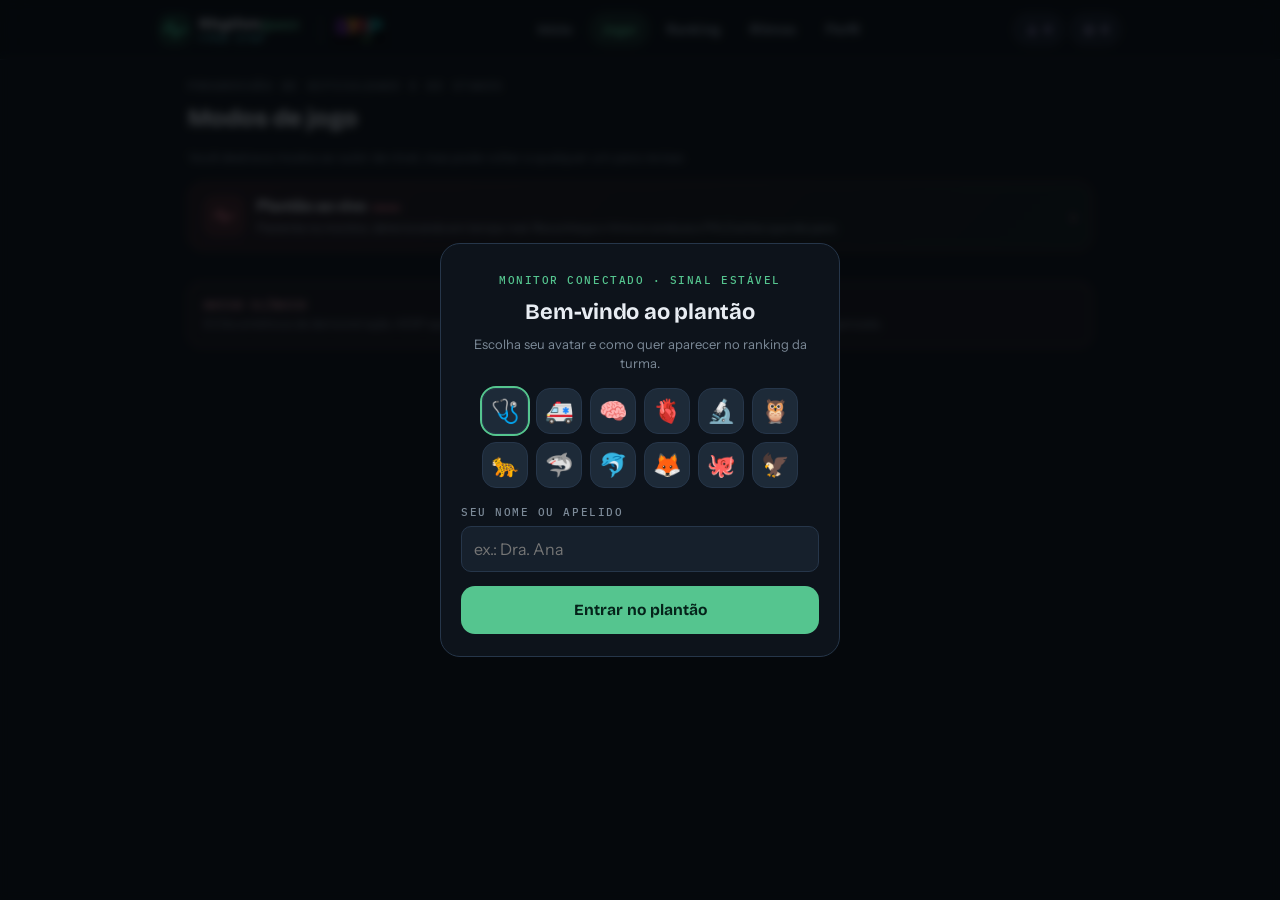
<file: modos.html>
<!DOCTYPE html>
<html lang="pt-BR">
<head>
<meta charset="utf-8">
<meta name="viewport" content="width=device-width, initial-scale=1, viewport-fit=cover">
<title>PALS Rhythm Quest · Modos de jogo</title>
<meta name="description" content="Modos de jogo do PALS Rhythm Quest: treino, arcade, Plantão PALS, adaptativo e arena — progressão de dificuldade e de stakes.">
<meta name="theme-color" content="#0A0E14">
<meta name="mobile-web-app-capable" content="yes">
<meta name="apple-mobile-web-app-capable" content="yes">
<meta name="apple-mobile-web-app-status-bar-style" content="black-translucent">
<meta name="apple-mobile-web-app-title" content="Rhythm Quest">
<link rel="manifest" href="manifest.webmanifest">
<link rel="apple-touch-icon" href="assets/icons/apple-touch-icon.png">
<link rel="preconnect" href="https://fonts.googleapis.com">
<link rel="preconnect" href="https://fonts.gstatic.com" crossorigin>
<link href="https://fonts.googleapis.com/css2?family=Bricolage+Grotesque:wght@400;600;700;800&family=IBM+Plex+Mono:wght@400;500;600&family=Instrument+Sans:wght@400;500;600;700&display=swap" rel="stylesheet">
<link rel="stylesheet" href="css/style.css">
<link rel="icon" href="data:image/svg+xml,%3Csvg xmlns='http://www.w3.org/2000/svg' viewBox='0 0 24 24'%3E%3Crect width='24' height='24' rx='6' fill='%230A0E14'/%3E%3Cpath d='M3 12h4l2.5-6 4 12 2.5-6h5' stroke='%2346D6A2' stroke-width='2' fill='none' stroke-linecap='round' stroke-linejoin='round'/%3E%3C/svg%3E">
</head>
<body>

<main class="app">
  <div class="section-head mt-0">
    <div>
      <span class="microlabel">progressão de dificuldade e de stakes</span>
      <h2 class="section-title" style="font-size:24px;margin-top:4px">Modos de jogo</h2>
    </div>
  </div>
  <p class="small muted mb-14">Você destrava modos ao subir de nível, mas pode voltar a qualquer um para revisar.</p>

  <a class="rcp-card" href="vivo.html" style="border-color:rgba(230,90,90,.35);background:linear-gradient(135deg,rgba(230,90,90,.1),rgba(70,214,162,.05))">
    <span class="rcp-ico" style="background:rgba(230,90,90,.14);color:var(--danger)"><svg viewBox="0 0 24 24" fill="none" stroke="currentColor" stroke-width="2" stroke-linecap="round" stroke-linejoin="round"><path d="M2 12h4l2.5-6 4 12 2.5-6h7"/></svg></span>
    <span class="txt">
      <p class="rtitle">Plantão ao vivo <span style="color:var(--danger);font-size:11px;font-weight:700">· novo</span></p>
      <p>Paciente no monitor, deteriorando em tempo real. Reconheça o ritmo e conduza o PALS antes que ele pare.</p>
    </span>
    <span class="go" style="color:var(--danger)">›</span>
  </a>

  <div class="modegrid" id="modos"></div>

  <footer class="disclaimer">
    <b>Aviso clínico</b><br>
    ECGs sintéticos de demonstração. AESP aparece apenas no Plantão PALS, com pulso ausente e atividade elétrica organizada.
  </footer>
</main>

<script src="js/data.js"></script>
<script src="js/ecg.js"></script>
<script src="js/state.js"></script>
<script src="js/ui.js"></script>
<script>
(function () {
  var ui = PRQ.ui, S = PRQ.state.get();
  ui.renderShell();
  ui.garantirPerfil(render);

  function render() {
    S = PRQ.state.get();
    document.getElementById('modos').innerHTML =
      Object.keys(PRQ.MODES).map(function (k) {
        var m = PRQ.MODES[k];
        var bloqueado = S.nivel < m.nivelMin;
        var inner =
          '<div class="modecard-head">' +
            '<div class="modecard-icon">' + ui.icon(bloqueado ? 'lock' : m.icone) + '</div>' +
            '<div class="modecard-title">' +
              '<span class="microlabel">Modo ' + m.num + ' · ' + ui.esc(m.tag) + '</span>' +
              '<h3>' + ui.esc(m.nome) + '</h3>' +
            '</div>' +
            (bloqueado ? '<span class="locktag">' + ui.icon('lock') + ' nv ' + m.nivelMin + '</span>' : '') +
          '</div>' +
          '<p class="desc">' + ui.esc(m.desc) + '</p>' +
          '<div class="modecard-foot">' +
            '<div class="chiprow">' + m.chips.map(function (c) { return '<span class="chip">' + ui.esc(c) + '</span>'; }).join('') + '</div>' +
            (S.bestScores[m.id] ? '<span class="modecard-best">melhor: ' + ui.fmt(S.bestScores[m.id]) + ' XP</span>' : '') +
          '</div>';
        if (bloqueado) {
          return '<div class="modecard locked" style="--mode-color:' + m.cor + '">' + inner + '</div>';
        }
        return '<a class="modecard" style="--mode-color:' + m.cor + '" href="partida.html?modo=' + m.id + '">' + inner + '</a>';
      }).join('');
  }
})();
</script>
</body>
</html>
</file>
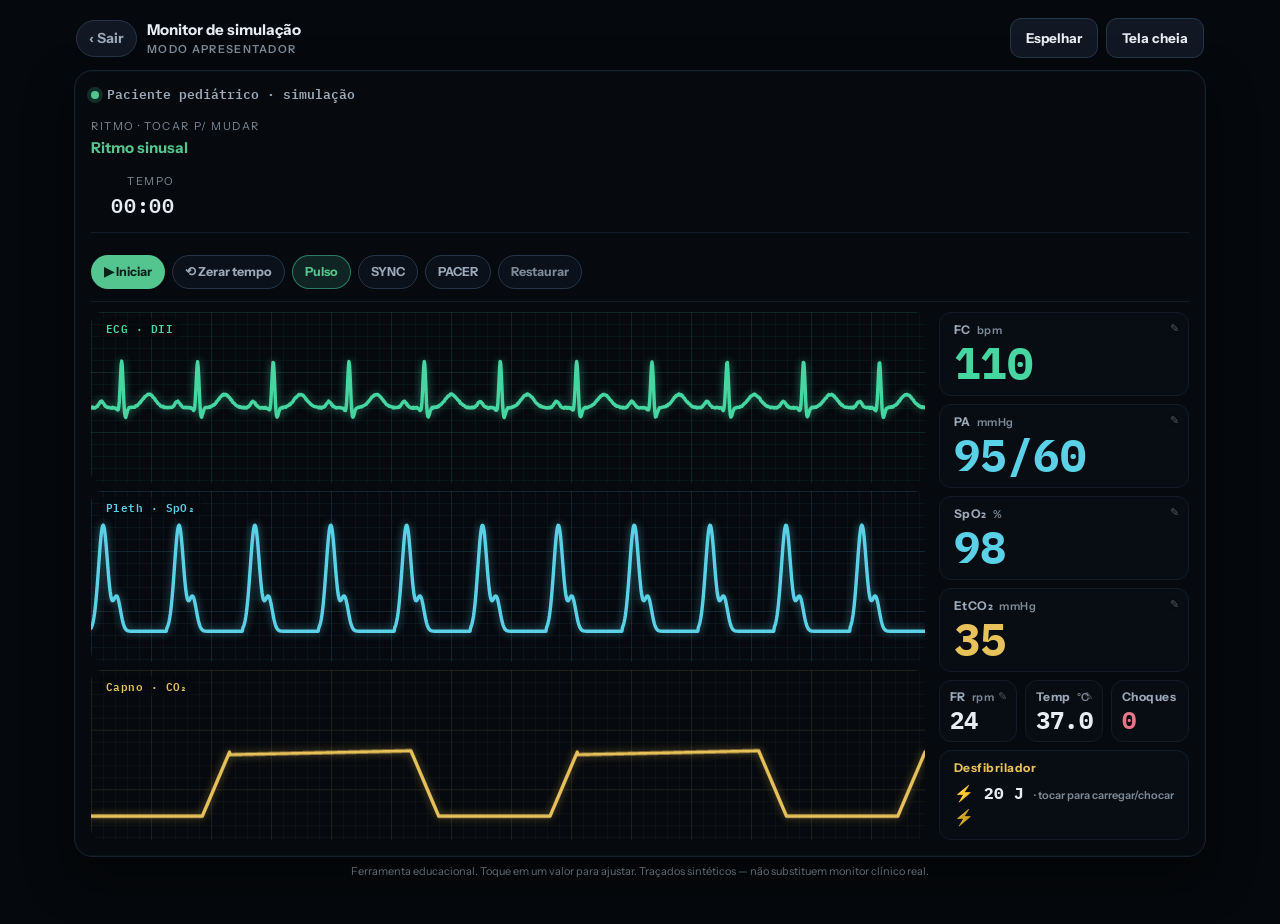
<file: monitor.html>
<!DOCTYPE html>
<html lang="pt-BR">
<head>
<meta charset="utf-8">
<meta name="viewport" content="width=device-width, initial-scale=1, viewport-fit=cover">
<title>PALS Rhythm Quest · Monitor de simulação</title>
<meta name="description" content="Monitor de simulação para cenários PALS: controle ritmo, FC, PA, SpO₂, EtCO₂ e desfibrilação ao vivo, com projeção.">
<meta name="theme-color" content="#06090e">
<meta name="mobile-web-app-capable" content="yes">
<meta name="apple-mobile-web-app-capable" content="yes">
<meta name="apple-mobile-web-app-status-bar-style" content="black-translucent">
<meta name="apple-mobile-web-app-title" content="Monitor">
<link rel="manifest" href="manifest.webmanifest">
<link rel="apple-touch-icon" href="assets/icons/apple-touch-icon.png">
<link rel="preconnect" href="https://fonts.googleapis.com">
<link rel="preconnect" href="https://fonts.gstatic.com" crossorigin>
<link href="https://fonts.googleapis.com/css2?family=Bricolage+Grotesque:wght@400;600;700;800&family=IBM+Plex+Mono:wght@400;500;600;700&family=Instrument+Sans:wght@400;500;600;700&display=swap" rel="stylesheet">
<link rel="stylesheet" href="css/style.css">
<link rel="icon" href="data:image/svg+xml,%3Csvg xmlns='http://www.w3.org/2000/svg' viewBox='0 0 24 24'%3E%3Crect width='24' height='24' rx='6' fill='%230A0E14'/%3E%3Cpath d='M3 12h4l2.5-6 4 12 2.5-6h5' stroke='%2346D6A2' stroke-width='2' fill='none' stroke-linecap='round' stroke-linejoin='round'/%3E%3C/svg%3E">
</head>
<body class="mon-page">

<main class="mon-wrap">

  <div class="mon-bar mon-only-control" id="mon-bar">
    <a class="mon-back" href="index.html" aria-label="Voltar">‹ Sair</a>
    <span class="mon-title">Monitor de simulação <small>modo apresentador</small></span>
    <div class="mon-bar-actions">
      <button class="mon-btn" id="c-mirror" title="Abrir tela de projeção espelhada">Espelhar</button>
      <button class="mon-btn" id="c-fs" title="Tela cheia para projeção">Tela cheia</button>
    </div>
  </div>

  <!-- TELA DO MONITOR (é o que se projeta e onde tudo é operado) -->
  <section class="mon-screen" id="mon-screen">
    <div class="mon-head">
      <div class="mon-patient"><span class="mon-dot"></span>Paciente pediátrico · simulação</div>
      <button class="mon-rhythm mon-edit" data-edit="ritmo"><span class="mon-mini">ritmo<span class="mon-only-control"> · tocar p/ mudar</span></span><b data-m="ritmo" class="tone-ok">Ritmo sinusal</b></button>
      <div class="mon-clock"><span class="mon-mini">tempo</span><b data-m="timer">00:00</b></div>
    </div>

    <!-- faixa de controle rápida (some na projeção espelhada) -->
    <div class="mon-strip mon-only-control" id="mon-strip">
      <button class="mon-chip" id="c-run">▶ Iniciar</button>
      <button class="mon-chip" id="c-reset-time">⟲ Zerar tempo</button>
      <button class="mon-chip toggle on" id="t-pulso">Pulso</button>
      <button class="mon-chip toggle" id="t-sync">SYNC</button>
      <button class="mon-chip toggle" id="t-pacer">PACER</button>
      <span class="mon-pacer-rate" id="row-pacer" hidden>
        <button class="mon-mini-step" data-pacer="-5">−</button>
        <b><span data-out="pacerFc">80</span> ppm</b>
        <button class="mon-mini-step" data-pacer="5">+</button>
      </span>
      <button class="mon-chip ghost" id="c-reset-all">Restaurar</button>
    </div>

    <div class="mon-body">
      <div class="mon-waves">
        <div class="mon-lane"><span class="mon-lane-tag t-ecg">ECG · DII</span><canvas id="mon-ecg"></canvas></div>
        <div class="mon-lane"><span class="mon-lane-tag t-pleth">Pleth · SpO₂</span><canvas id="mon-pleth"></canvas></div>
        <div class="mon-lane"><span class="mon-lane-tag t-capno">Capno · CO₂</span><canvas id="mon-capno"></canvas></div>
      </div>

      <div class="mon-vitals">
        <button class="mon-vital v-hr editable" data-vital="hr" data-edit="fc">
          <span class="mon-vlabel">FC<small>bpm</small></span><b data-m="hr">110</b>
        </button>
        <button class="mon-vital v-pa editable" data-vital="pa" data-edit="pa">
          <span class="mon-vlabel">PA<small>mmHg</small></span><b data-m="pa">95/60</b>
        </button>
        <button class="mon-vital v-spo2 editable" data-vital="spo2" data-edit="spo2">
          <span class="mon-vlabel">SpO₂<small>%</small></span><b data-m="spo2">98</b>
        </button>
        <button class="mon-vital v-etco2 editable" data-vital="etco2" data-edit="etco2">
          <span class="mon-vlabel">EtCO₂<small>mmHg</small></span><b data-m="etco2">35</b>
        </button>
        <div class="mon-vital-row">
          <button class="mon-vital v-fr small editable" data-vital="fr" data-edit="fr"><span class="mon-vlabel">FR<small>rpm</small></span><b data-m="fr">24</b></button>
          <button class="mon-vital v-temp small editable" data-edit="temp"><span class="mon-vlabel">Temp<small>°C</small></span><b data-m="temp">37.0</b></button>
          <div class="mon-vital v-shocks small"><span class="mon-vlabel">Choques</span><b data-m="shocks">0</b></div>
        </div>
        <!-- Desfibrilador logo abaixo do FR -->
        <button class="mon-vital mon-defib-tile mon-only-control" data-edit="defib">
          <span class="mon-vlabel">Desfibrilador</span>
          <span class="mon-defib-tile-b">⚡ <span data-m="energia-lbl">20</span> J <small>· tocar para carregar/chocar</small></span>
        </button>
      </div>
    </div>

    <!-- popover de edição (aparece sobre a tela, sem rolar) -->
    <div class="mon-pop-bg" id="mon-pop-bg" hidden></div>
    <div class="mon-pop" id="mon-pop" hidden></div>
  </section>

  <p class="mon-disclaimer mon-only-control">Ferramenta educacional. Toque em um valor para ajustar. Traçados sintéticos — não substituem monitor clínico real.</p>

</main>

<script src="js/ecg.js"></script>
<script src="js/monitor.js"></script>
<script>
(function () {
  var M = PRQ.monitor;
  var CH = 'prq-monitor', LS = 'prq-monitor-state';
  var singleFile = !!(window.PRQ && PRQ.route);
  var isMirror = (function () {
    var h = (PRQ.route && PRQ.route.search) || location.search || '';
    return /view=mirror/.test(h) || /[?&]mirror/.test(location.hash);
  })();

  var ENERGIAS = [2, 4, 10, 20, 50, 70, 100, 150, 200];
  var screenEl = document.getElementById('mon-screen');
  var pop = document.getElementById('mon-pop'), popBg = document.getElementById('mon-pop-bg');
  // ancora o popover no body: garante position:fixed relativo à viewport
  // (o #mon-screen cria bloco de contenção). Em tela cheia, movemos p/ a tela.
  function popParent() { return document.fullscreenElement || document.body; }
  function reparentPop() { var p = popParent(); p.appendChild(popBg); p.appendChild(pop); }
  document.body.appendChild(popBg); document.body.appendChild(pop);

  var state = defaults();
  function defaults() {
    var p = M.preset('sinusal');
    p.running = false; p.seed = 7; p.choques = 0; p.energia = 20;
    p.pulso = true; p.sync = false; p.pacer = false; p.pacerFc = 80;
    p.elapsedMs = 0; p.startedAt = Date.now(); p.charged = false;
    return p;
  }

  /* --- sincronização controle → espelho --- */
  var bc = null;
  try { bc = ('BroadcastChannel' in window) ? new BroadcastChannel(CH) : null; } catch (e) { bc = null; }
  function broadcast() {
    try { localStorage.setItem(LS, JSON.stringify(state)); } catch (e) {}
    if (bc) { try { bc.postMessage(state); } catch (e) {} }
  }
  function loadShared() { try { var s = JSON.parse(localStorage.getItem(LS)); if (s) state = s; } catch (e) {} }

  /* --- motor de ondas --- */
  var engine = M.createEngine({
    ecg: document.getElementById('mon-ecg'),
    pleth: document.getElementById('mon-pleth'),
    capno: document.getElementById('mon-capno'),
    getState: function () { return state; }
  });

  /* --- relógio --- */
  function elapsed() { return state.running ? state.elapsedMs + (Date.now() - state.startedAt) : state.elapsedMs; }
  function timerText() { var s = Math.floor(elapsed() / 1000), m = Math.floor(s / 60); s = s % 60; return (m < 10 ? '0' : '') + m + ':' + (s < 10 ? '0' : '') + s; }
  setInterval(function () { var el = document.querySelector('[data-m="timer"]'); if (el) el.textContent = timerText(); }, 250);

  function paint() {
    M.renderNumbers(document, state);
    var e = document.querySelector('[data-m="energia-lbl"]'); if (e) e.textContent = state.energia;
  }

  /* ============================================================
     ESPELHO: só a tela, recebe estado
     ============================================================ */
  if (isMirror) {
    document.body.classList.add('mirror');
    loadShared(); engine.invalidate(); paint();
    function onMsg(s) { if (s) { state = s; engine.invalidate(); paint(); } }
    if (bc) bc.onmessage = function (e) { onMsg(e.data); };
    window.addEventListener('storage', function (e) { if (e.key === LS && e.newValue) { try { onMsg(JSON.parse(e.newValue)); } catch (err) {} } });
    return;
  }

  /* ============================================================
     CONTROLE
     ============================================================ */
  function commit() { paint(); syncStrip(); broadcast(); }

  function syncStrip() {
    var run = document.getElementById('c-run');
    run.textContent = state.running ? '⏸ Pausar' : '▶ Iniciar';
    run.classList.toggle('accent', !state.running);
    tog('t-pulso', state.pulso); tog('t-sync', state.sync); tog('t-pacer', state.pacer);
    document.getElementById('row-pacer').hidden = !state.pacer;
    var pr = document.querySelector('[data-out="pacerFc"]'); if (pr) pr.textContent = state.pacerFc;
  }
  function tog(id, on) { var b = document.getElementById(id); if (b) b.classList.toggle('on', !!on); }

  /* ---------- POPOVERS ---------- */
  var VIT = {
    fc:   { label: 'FC', unit: 'bpm', min: 0, max: 300, step: 5, get: function () { return state.fc; }, set: function (v) { state.fc = v; engine.invalidate(); } },
    spo2: { label: 'SpO₂', unit: '%', min: 40, max: 100, step: 1, get: function () { return state.spo2; }, set: function (v) { state.spo2 = v; } },
    etco2:{ label: 'EtCO₂', unit: 'mmHg', min: 0, max: 80, step: 1, get: function () { return state.etco2; }, set: function (v) { state.etco2 = v; engine.invalidate(); } },
    fr:   { label: 'FR', unit: 'rpm', min: 0, max: 70, step: 2, get: function () { return state.fr; }, set: function (v) { state.fr = v; engine.invalidate(); } },
    temp: { label: 'Temperatura', unit: '°C', min: 32, max: 42, step: 0.1, float: true, get: function () { return state.temp; }, set: function (v) { state.temp = v; } }
  };

  function closePop() { pop.hidden = true; popBg.hidden = true; pop.innerHTML = ''; }
  popBg.addEventListener('click', closePop);
  document.addEventListener('keydown', function (e) { if (e.key === 'Escape') closePop(); });

  function placePop(anchor) {
    var mobile = window.matchMedia('(max-width: 720px)').matches;
    pop.classList.toggle('as-sheet', mobile);
    if (mobile) { pop.style.left = ''; pop.style.top = ''; return; }
    // pop é fixed relativo à viewport: usa coordenadas de viewport da âncora
    var ar = anchor.getBoundingClientRect();
    var w = 258, vw = window.innerWidth, vh = window.innerHeight;
    var left = Math.max(8, Math.min(ar.left, vw - w - 8));
    var top = Math.min(ar.bottom + 8, vh - 40);
    pop.style.left = left + 'px'; pop.style.top = top + 'px';
  }
  function openPop(html, anchor) {
    reparentPop();
    pop.innerHTML = html + '<button class="mon-pop-ok" data-close>Concluir</button>';
    pop.hidden = false; popBg.hidden = false;
    placePop(anchor);
    pop.querySelectorAll('[data-close]').forEach(function (b) { b.addEventListener('click', closePop); });
  }

  // editor numérico genérico
  function editNum(key, anchor) {
    var c = VIT[key];
    var html =
      '<div class="mon-pop-head">' + c.label + ' <small>' + c.unit + '</small></div>' +
      '<div class="mon-pop-val">' +
        '<button class="mon-pop-step" data-d="-1">−</button>' +
        '<b id="pop-val"></b>' +
        '<button class="mon-pop-step" data-d="1">+</button>' +
      '</div>' +
      '<input type="range" id="pop-range" min="' + c.min + '" max="' + c.max + '" step="' + c.step + '">';
    openPop(html, anchor);
    var out = pop.querySelector('#pop-val'), rng = pop.querySelector('#pop-range');
    function show() { var v = c.get(); out.textContent = c.float ? (+v).toFixed(1) : v; rng.value = v; }
    function change(v) { v = Math.max(c.min, Math.min(c.max, +v)); if (c.float) v = Math.round(v * 10) / 10; c.set(v); show(); commit(); }
    show();
    pop.querySelectorAll('.mon-pop-step').forEach(function (b) {
      b.addEventListener('click', function () { change(c.get() + (+b.dataset.d) * c.step); });
    });
    rng.addEventListener('input', function () { change(rng.value); });
  }

  // editor de PA (sistólica + diastólica)
  function editPA(anchor) {
    var html =
      '<div class="mon-pop-head">Pressão arterial <small>mmHg</small></div>' +
      paRow('Sistólica', 'pas', 30, 180) + paRow('Diastólica', 'pad', 15, 120);
    openPop(html, anchor);
    ['pas', 'pad'].forEach(function (k) {
      var out = pop.querySelector('#o-' + k), rng = pop.querySelector('#r-' + k);
      function show() { out.textContent = state[k]; rng.value = state[k]; }
      function change(v) { state[k] = Math.max(+rng.min, Math.min(+rng.max, +v)); show(); commit(); }
      show();
      pop.querySelectorAll('[data-k="' + k + '"]').forEach(function (b) { b.addEventListener('click', function () { change(state[k] + (+b.dataset.d) * 5); }); });
      rng.addEventListener('input', function () { change(rng.value); });
    });
  }
  function paRow(label, k, min, max) {
    return '<div class="mon-pop-sub">' + label + '</div>' +
      '<div class="mon-pop-val small">' +
        '<button class="mon-pop-step" data-k="' + k + '" data-d="-1">−</button>' +
        '<b id="o-' + k + '"></b>' +
        '<button class="mon-pop-step" data-k="' + k + '" data-d="1">+</button>' +
      '</div>' +
      '<input type="range" id="r-' + k + '" min="' + min + '" max="' + max + '" step="1">';
  }

  // editor de ritmo (teclado)
  function editRitmo(anchor) {
    var html = '<div class="mon-pop-head">Ritmo cardíaco</div><div class="mon-keypad pop">' +
      M.RITMOS.map(function (r) {
        return '<button class="mon-key tone-' + r.tom + (r.id === state.ritmo ? ' active' : '') + '" data-r="' + r.id + '">' +
          '<span class="mon-key-sigla">' + r.sigla + '</span><span class="mon-key-nome">' + r.nome + '</span></button>';
      }).join('') + '</div>';
    openPop(html, anchor);
    pop.querySelectorAll('.mon-key').forEach(function (b) {
      b.addEventListener('click', function () {
        aplicarRitmo(b.dataset.r); closePop();
      });
    });
  }
  function aplicarRitmo(id) {
    var novo = M.preset(id);
    novo.running = true; novo.seed = (state.seed || 7) + 1;
    novo.choques = state.choques; novo.energia = state.energia;
    novo.sync = state.sync; novo.pacer = state.pacer; novo.pacerFc = state.pacerFc;
    novo.elapsedMs = state.elapsedMs; novo.charged = state.charged;
    novo.startedAt = state.running ? state.startedAt : Date.now();
    state = novo; engine.invalidate(); commit();
  }

  // editor do desfibrilador
  function editDefib(anchor) {
    var html =
      '<div class="mon-pop-head">Desfibrilação</div>' +
      '<div class="mon-pop-sub">Energia (J)</div>' +
      '<div class="mon-energy pop">' + ENERGIAS.map(function (j) {
        return '<button class="mon-j' + (j === state.energia ? ' active' : '') + '" data-j="' + j + '">' + j + '<small>J</small></button>';
      }).join('') + '</div>' +
      '<div class="mon-defib-actions">' +
        '<button class="mon-btn" id="p-charge">Carregar</button>' +
        '<button class="mon-btn shock" id="p-shock"' + (state.charged ? '' : ' disabled') + '>⚡ CHOQUE</button>' +
      '</div>' +
      '<p class="mon-hint">Choques: <b data-m="shocks">' + (state.choques || 0) + '</b> · Pediátrico: 2 J/kg (1º) e 4 J/kg (seguintes). Cardioversão sincr. 0,5–1 J/kg.</p>';
    openPop(html, anchor);
    pop.querySelectorAll('.mon-j').forEach(function (b) {
      b.addEventListener('click', function () {
        state.energia = +b.dataset.j; state.charged = false;
        pop.querySelectorAll('.mon-j').forEach(function (o) { o.classList.remove('active'); });
        b.classList.add('active');
        document.getElementById('p-shock').disabled = true;
        document.getElementById('p-shock').textContent = '⚡ CHOQUE';
        commit();
      });
    });
    var charge = pop.querySelector('#p-charge'), shock = pop.querySelector('#p-shock');
    charge.addEventListener('click', function () {
      charge.disabled = true; charge.textContent = 'Carregando…';
      setTimeout(function () {
        state.charged = true; charge.disabled = false; charge.textContent = 'Carregado ✓';
        shock.disabled = false; shock.textContent = '⚡ CHOQUE ' + state.energia + 'J';
        commit();
      }, 900);
    });
    shock.addEventListener('click', function () {
      if (!state.charged) return;
      state.choques = (state.choques || 0) + 1; state.charged = false; state.flashAt = Date.now();
      shock.disabled = true; shock.textContent = '⚡ CHOQUE';
      charge.textContent = 'Carregar';
      var sc = pop.querySelector('[data-m="shocks"]'); if (sc) sc.textContent = state.choques;
      commit();
    });
  }

  // roteamento de cliques nos tiles / ritmo
  screenEl.addEventListener('click', function (e) {
    var t = e.target.closest('[data-edit]'); if (!t) return;
    var k = t.dataset.edit;
    if (k === 'pa') editPA(t);
    else if (k === 'ritmo') editRitmo(t);
    else if (k === 'defib') editDefib(t);
    else if (VIT[k]) editNum(k, t);
  });

  /* ---------- faixa de controle ---------- */
  document.getElementById('c-run').addEventListener('click', function () {
    if (state.running) { state.elapsedMs += Date.now() - state.startedAt; state.running = false; }
    else { state.startedAt = Date.now(); state.running = true; }
    commit();
  });
  document.getElementById('c-reset-time').addEventListener('click', function () { state.elapsedMs = 0; state.startedAt = Date.now(); commit(); });
  document.getElementById('c-reset-all').addEventListener('click', function () { state = defaults(); engine.invalidate(); commit(); });
  document.getElementById('t-pulso').addEventListener('click', function () { state.pulso = !state.pulso; commit(); });
  document.getElementById('t-sync').addEventListener('click', function () { state.sync = !state.sync; commit(); });
  document.getElementById('t-pacer').addEventListener('click', function () { state.pacer = !state.pacer; commit(); });
  document.querySelectorAll('[data-pacer]').forEach(function (b) {
    b.addEventListener('click', function () {
      state.pacerFc = Math.max(40, Math.min(180, state.pacerFc + (+b.dataset.pacer)));
      commit();
    });
  });

  /* ---------- espelhar / tela cheia ---------- */
  document.getElementById('c-mirror').addEventListener('click', function () {
    broadcast();
    if (singleFile) { alert('No arquivo único, use "Tela cheia". A janela-espelho funciona na versão hospedada do site.'); return; }
    window.open('monitor.html?view=mirror', 'prq-mirror', 'width=1280,height=800');
  });
  document.getElementById('c-fs').addEventListener('click', function () {
    var el = document.getElementById('mon-screen');
    if (!document.fullscreenElement) {
      document.body.classList.add('projecting');
      (el.requestFullscreen ? el.requestFullscreen() : (el.webkitRequestFullscreen && el.webkitRequestFullscreen()));
    } else { document.body.classList.remove('projecting'); document.exitFullscreen && document.exitFullscreen(); }
  });
  document.addEventListener('fullscreenchange', function () {
    closePop(); // evita popover órfão ao trocar de contexto
    if (!document.fullscreenElement) document.body.classList.remove('projecting');
  });

  loadShared(); engine.invalidate(); commit();
})();
</script>
</body>
</html>
</file>
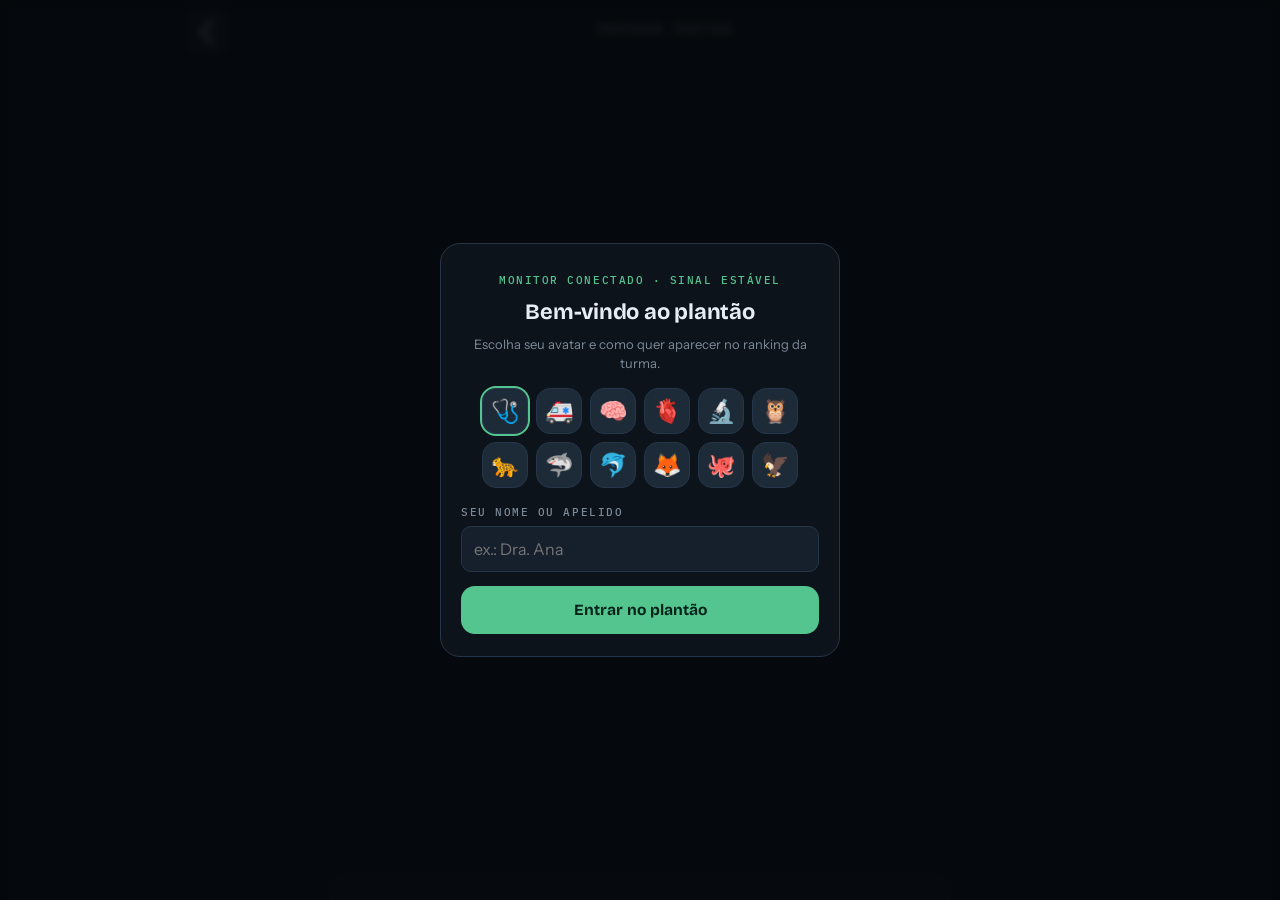
<file: partida.html>
<!DOCTYPE html>
<html lang="pt-BR">
<head>
<meta charset="utf-8">
<meta name="viewport" content="width=device-width, initial-scale=1, viewport-fit=cover">
<title>PALS Rhythm Quest · Partida</title>
<meta name="description" content="Partida do PALS Rhythm Quest: leia a tira de ECG e reconheça o ritmo pediátrico sob pressão.">
<meta name="theme-color" content="#0A0E14">
<meta name="mobile-web-app-capable" content="yes">
<meta name="apple-mobile-web-app-capable" content="yes">
<meta name="apple-mobile-web-app-status-bar-style" content="black-translucent">
<meta name="apple-mobile-web-app-title" content="Rhythm Quest">
<link rel="manifest" href="manifest.webmanifest">
<link rel="apple-touch-icon" href="assets/icons/apple-touch-icon.png">
<link rel="preconnect" href="https://fonts.googleapis.com">
<link rel="preconnect" href="https://fonts.gstatic.com" crossorigin>
<link href="https://fonts.googleapis.com/css2?family=Bricolage+Grotesque:wght@400;600;700;800&family=IBM+Plex+Mono:wght@400;500;600&family=Instrument+Sans:wght@400;500;600;700&display=swap" rel="stylesheet">
<link rel="stylesheet" href="css/style.css">
<link rel="icon" href="data:image/svg+xml,%3Csvg xmlns='http://www.w3.org/2000/svg' viewBox='0 0 24 24'%3E%3Crect width='24' height='24' rx='6' fill='%230A0E14'/%3E%3Cpath d='M3 12h4l2.5-6 4 12 2.5-6h5' stroke='%2346D6A2' stroke-width='2' fill='none' stroke-linecap='round' stroke-linejoin='round'/%3E%3C/svg%3E">
</head>
<body>

<main class="game-shell">
  <section id="view-setup">
    <div class="game-top">
      <a class="game-exit" href="modos.html" aria-label="Voltar"></a>
      <div class="game-progress"><span class="microlabel">preparar partida</span></div>
    </div>
  </section>
  <section id="view-play" class="hidden"></section>
  <section id="view-result" class="hidden"></section>
</main>

<div class="sheet-backdrop" id="sheet-backdrop"></div>
<div class="sheet" id="sheet"></div>
<div class="toastwrap" id="toastwrap" style="top:14px"></div>
<div class="burst-layer" id="burstlayer"></div>

<script src="js/data.js"></script>
<script src="js/ecg.js"></script>
<script src="js/state.js"></script>
<script src="js/ui.js"></script>
<script src="js/game.js"></script>
<script>
(function () {
  // a partida é imersiva: sem topbar nem navegação inferior
  var exit = document.querySelector('#view-setup .game-exit');
  if (exit) exit.innerHTML = PRQ.ui.icon('back');
  PRQ.ui.garantirPerfil(function () { PRQ.game.init(); });
})();
</script>
</body>
</html>
</file>
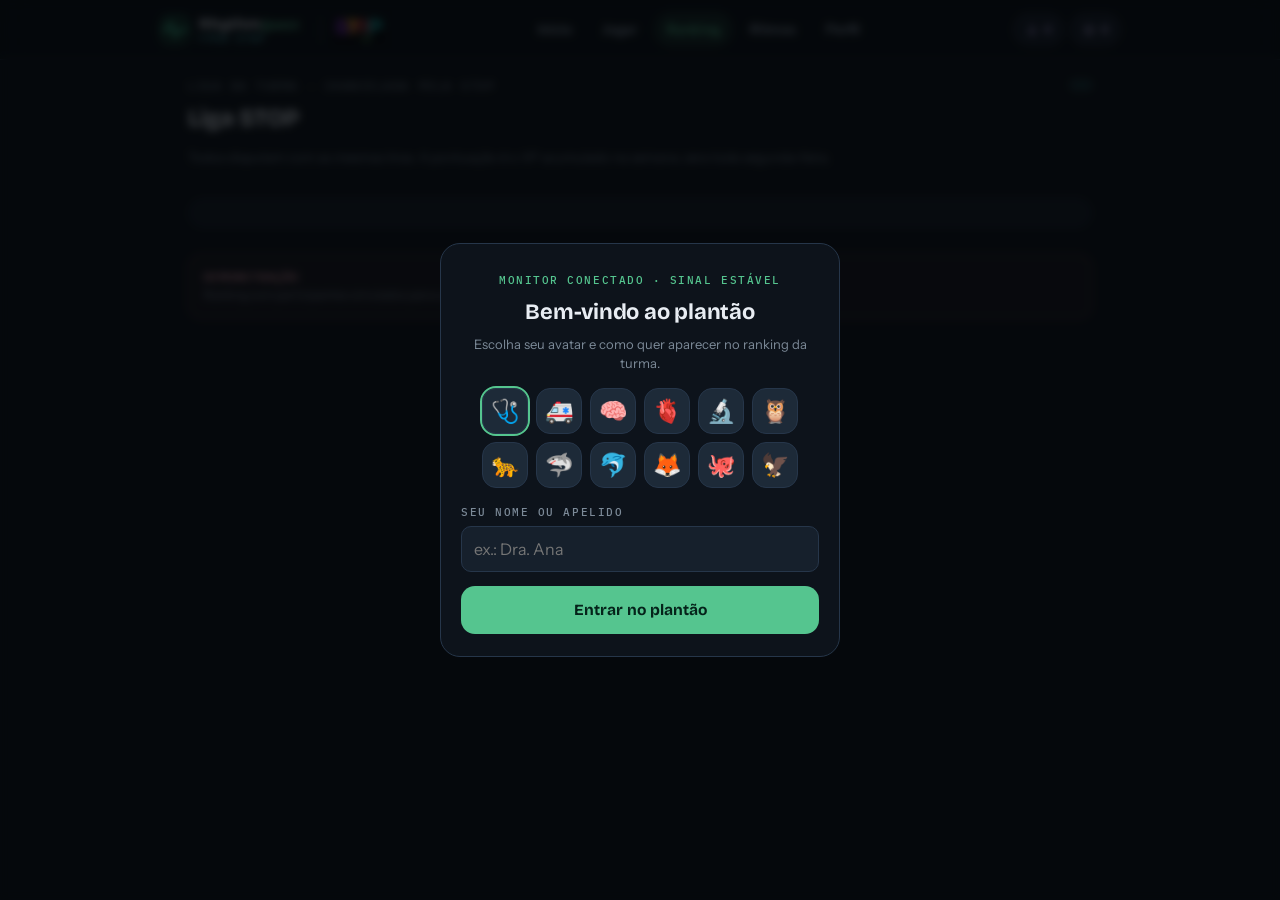
<file: ranking.html>
<!DOCTYPE html>
<html lang="pt-BR">
<head>
<meta charset="utf-8">
<meta name="viewport" content="width=device-width, initial-scale=1, viewport-fit=cover">
<title>PALS Rhythm Quest · Liga STOP</title>
<meta name="description" content="Liga STOP: o ranking da turma no PALS Rhythm Quest.">
<meta name="theme-color" content="#0A0E14">
<meta name="mobile-web-app-capable" content="yes">
<meta name="apple-mobile-web-app-capable" content="yes">
<meta name="apple-mobile-web-app-status-bar-style" content="black-translucent">
<meta name="apple-mobile-web-app-title" content="Rhythm Quest">
<link rel="manifest" href="manifest.webmanifest">
<link rel="apple-touch-icon" href="assets/icons/apple-touch-icon.png">
<link rel="preconnect" href="https://fonts.googleapis.com">
<link rel="preconnect" href="https://fonts.gstatic.com" crossorigin>
<link href="https://fonts.googleapis.com/css2?family=Bricolage+Grotesque:wght@400;600;700;800&family=IBM+Plex+Mono:wght@400;500;600&family=Instrument+Sans:wght@400;500;600;700&display=swap" rel="stylesheet">
<link rel="stylesheet" href="css/style.css">
<link rel="icon" href="data:image/svg+xml,%3Csvg xmlns='http://www.w3.org/2000/svg' viewBox='0 0 24 24'%3E%3Crect width='24' height='24' rx='6' fill='%230A0E14'/%3E%3Cpath d='M3 12h4l2.5-6 4 12 2.5-6h5' stroke='%2346D6A2' stroke-width='2' fill='none' stroke-linecap='round' stroke-linejoin='round'/%3E%3C/svg%3E">
</head>
<body>

<main class="app">
  <div class="section-head mt-0">
    <div>
      <span class="microlabel">liga da turma · chancelada pela STOP</span>
      <h2 class="section-title" style="font-size:24px;margin-top:4px">Liga STOP</h2>
    </div>
    <span class="chip institutional" id="rk-fim"></span>
  </div>
  <p class="small muted mb-14">Todos disputam com as mesmas tiras. A pontuação é o XP acumulado na semana; zera toda segunda-feira.</p>

  <div class="podium" id="podium"></div>
  <section class="card card-tight"><div class="ranklist" id="ranklist"></div></section>

  <footer class="disclaimer">
    <b>Demonstração</b><br>
    Ranking com participantes simulados para o protótipo. Na produção, cada sala reúne a turma, liga ou curso reais.
  </footer>
</main>

<script src="js/data.js"></script>
<script src="js/ecg.js"></script>
<script src="js/state.js"></script>
<script src="js/ui.js"></script>
<script>
(function () {
  var ui = PRQ.ui, st = PRQ.state;
  ui.renderShell();
  ui.garantirPerfil(render);

  function render() {
    var S = st.get();

    // dias até domingo
    var hoje = new Date();
    var faltam = (7 - ((hoje.getDay() + 6) % 7 + 1)) % 7;
    document.getElementById('rk-fim').textContent =
      faltam === 0 ? 'termina hoje' : 'termina em ' + faltam + (faltam === 1 ? ' dia' : ' dias');

    var eu = {
      nome: S.nome || 'Você', avatar: S.avatar, turma: 'sua semana',
      pts: S.weekly.xp, delta: 0, eu: true
    };
    var todos = PRQ.RANKING_MOCK.concat([eu]).sort(function (a, b) { return b.pts - a.pts; });

    // pódio top 3
    var ordem = [1, 0, 2]; // segundo, primeiro, terceiro
    var classes = ['second', 'first', 'third'];
    document.getElementById('podium').innerHTML = ordem.map(function (oi, i) {
      var p = todos[oi];
      if (!p) return '<div></div>';
      return '<div class="podium-card ' + classes[i] + (p.eu ? '" style="border-color:rgba(42,212,165,.5)' : '') + '">' +
        '<span class="podium-medal">' + (oi + 1) + '</span>' +
        '<div class="avatar">' + p.avatar + '</div>' +
        '<div class="podium-name">' + ui.esc(p.nome) + '</div>' +
        '<div class="podium-pts">' + ui.fmt(p.pts) + ' XP</div>' +
      '</div>';
    }).join('');

    // lista completa (4º em diante) com você destacado
    document.getElementById('ranklist').innerHTML = todos.slice(3).map(function (p, i) {
      var pos = i + 4;
      var deltaHtml = p.eu ? '' :
        p.delta > 0 ? '<span class="rankdelta up">▲' + p.delta + '</span>' :
        p.delta < 0 ? '<span class="rankdelta down">▼' + (-p.delta) + '</span>' :
        '<span class="rankdelta same">·</span>';
      return '<div class="rankrow' + (p.eu ? ' me' : '') + '">' +
        '<span class="rankpos">' + pos + '</span>' +
        '<div class="avatar">' + p.avatar + '</div>' +
        '<div class="rankmain"><div class="name">' + ui.esc(p.nome) + '</div><div class="sub">' + ui.esc(p.turma) + '</div></div>' +
        '<span class="rankpts">' + ui.fmt(p.pts) + '</span>' +
        deltaHtml +
      '</div>';
    }).join('');
  }
})();
</script>
</body>
</html>
</file>
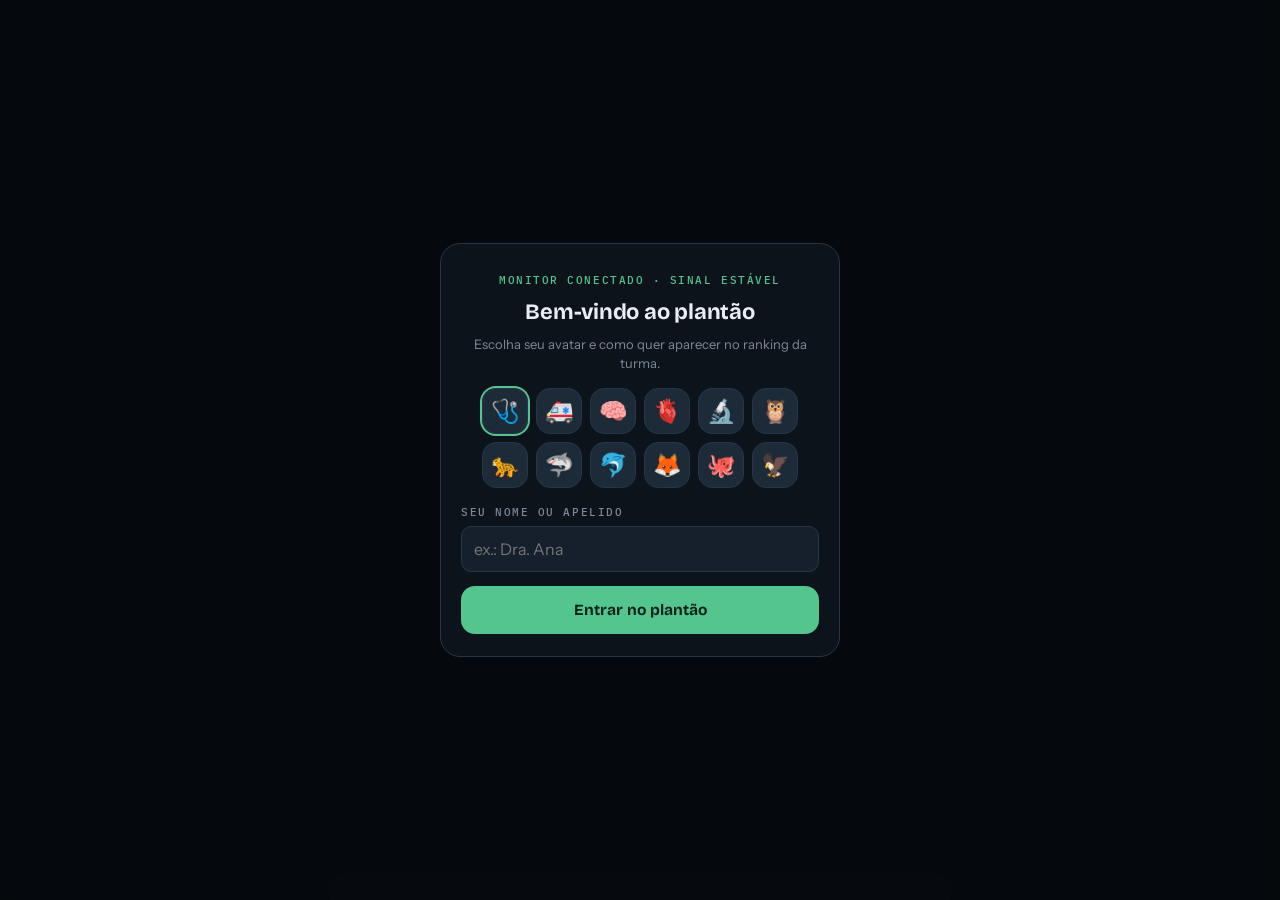
<file: vivo.html>
<!DOCTYPE html>
<html lang="pt-BR">
<head>
<meta charset="utf-8">
<meta name="viewport" content="width=device-width, initial-scale=1, viewport-fit=cover">
<title>PALS Rhythm Quest · Plantão ao vivo</title>
<meta name="description" content="Plantão ao vivo: o caso acontece no monitor real e o paciente deteriora em tempo real — sua conduta o estabiliza ou o perde.">
<meta name="theme-color" content="#06090e">
<meta name="mobile-web-app-capable" content="yes">
<meta name="apple-mobile-web-app-capable" content="yes">
<meta name="apple-mobile-web-app-status-bar-style" content="black-translucent">
<meta name="apple-mobile-web-app-title" content="Plantão ao vivo">
<link rel="manifest" href="manifest.webmanifest">
<link rel="apple-touch-icon" href="assets/icons/apple-touch-icon.png">
<link rel="preconnect" href="https://fonts.googleapis.com">
<link rel="preconnect" href="https://fonts.gstatic.com" crossorigin>
<link href="https://fonts.googleapis.com/css2?family=Bricolage+Grotesque:wght@400;600;700;800&family=IBM+Plex+Mono:wght@400;500;600&family=Instrument+Sans:wght@400;500;600;700&display=swap" rel="stylesheet">
<link rel="stylesheet" href="css/style.css">
<link rel="icon" href="data:image/svg+xml,%3Csvg xmlns='http://www.w3.org/2000/svg' viewBox='0 0 24 24'%3E%3Crect width='24' height='24' rx='6' fill='%230A0E14'/%3E%3Cpath d='M3 12h4l2.5-6 4 12 2.5-6h5' stroke='%2346D6A2' stroke-width='2' fill='none' stroke-linecap='round' stroke-linejoin='round'/%3E%3C/svg%3E">
</head>
<body>

<main class="game-shell">
  <section id="view-vivo"></section>
</main>

<div class="sheet-backdrop" id="sheet-backdrop"></div>
<div class="sheet" id="sheet"></div>
<div class="toastwrap" id="toastwrap" style="top:14px"></div>
<div class="burst-layer" id="burstlayer"></div>

<script src="js/data.js"></script>
<script src="js/ecg.js"></script>
<script src="js/state.js"></script>
<script src="js/ui.js"></script>
<script src="js/monitor.js"></script>
<script src="js/vivo.js"></script>
<script>
(function () {
  PRQ.ui.garantirPerfil(function () { PRQ.vivo.init(); });
})();
</script>
</body>
</html>
</file>
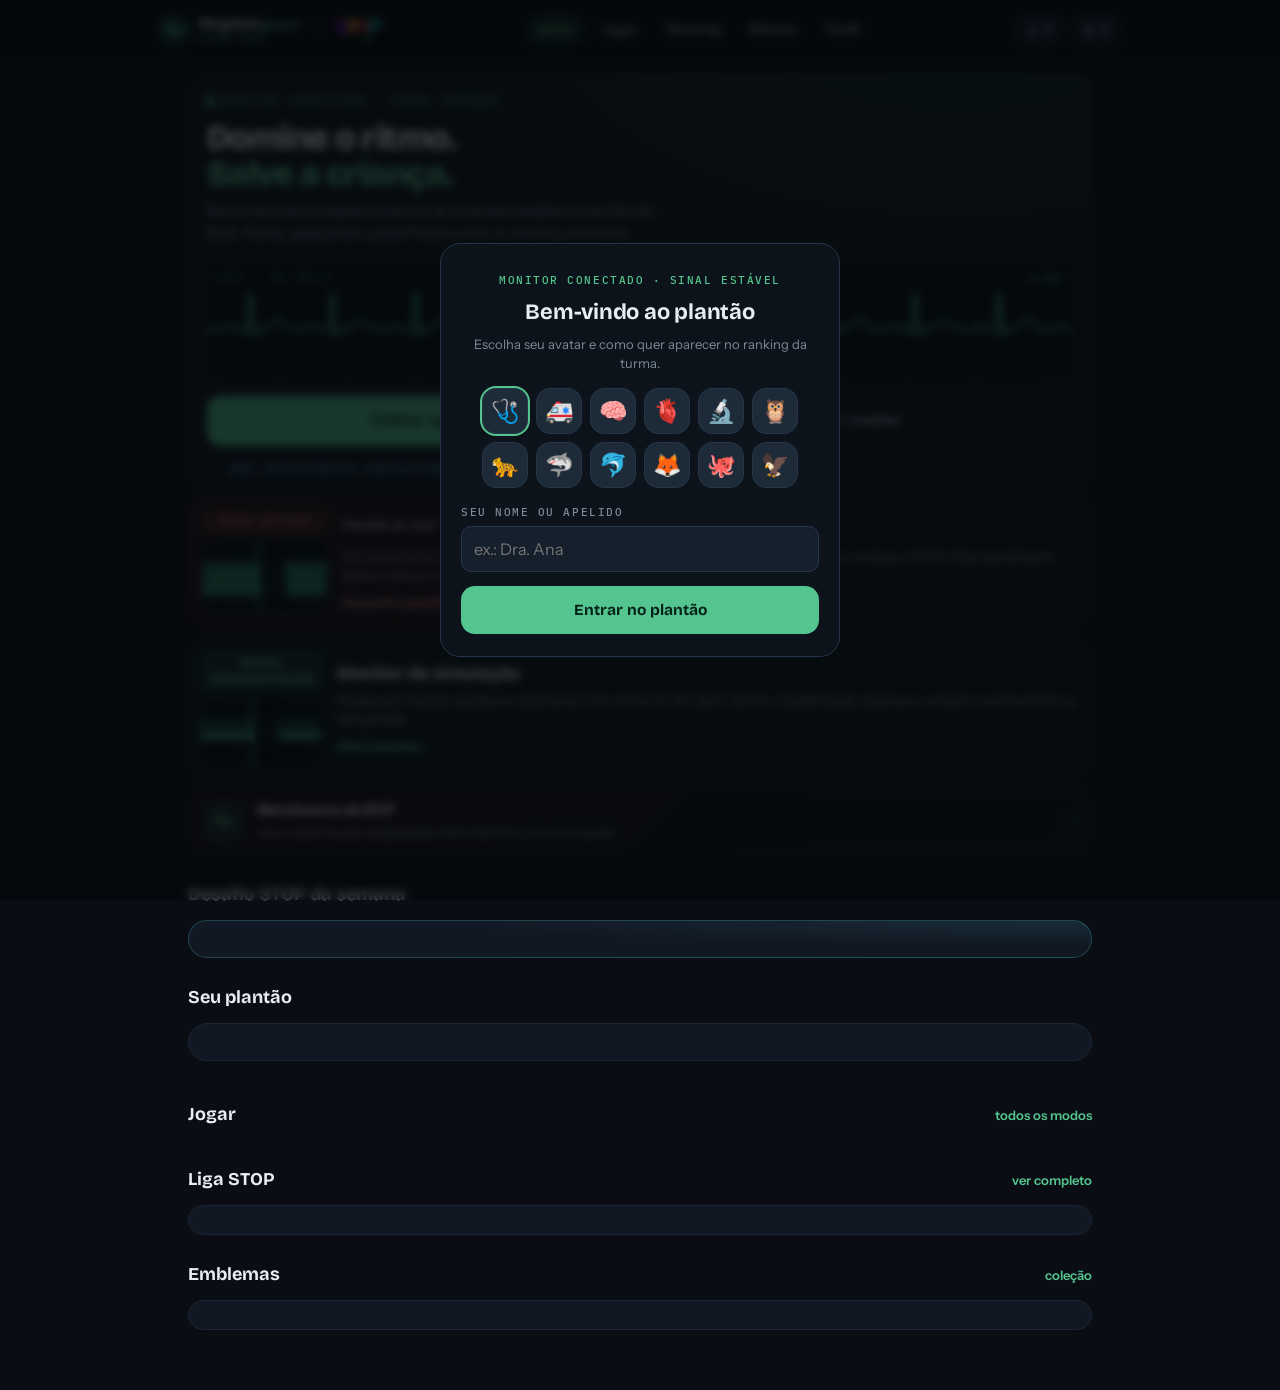
<file: demo/pals-rhythm-quest.html>
<!DOCTYPE html>
<html lang="pt-BR">
<head>
<meta charset="utf-8">
<meta name="viewport" content="width=device-width, initial-scale=1, viewport-fit=cover">
<meta name="theme-color" content="#0A0E14">
<title>PALS Rhythm Quest</title>
<link rel="preconnect" href="https://fonts.googleapis.com">
<link rel="preconnect" href="https://fonts.gstatic.com" crossorigin>
<link href="https://fonts.googleapis.com/css2?family=Bricolage+Grotesque:wght@400;600;700;800&family=IBM+Plex+Mono:wght@400;500;600&family=Instrument+Sans:wght@400;500;600;700&display=swap" rel="stylesheet">
<style>
/* ============================================================
   PALS Rhythm Quest · co-branding STOP
   "Uma experiência educacional da STOP"
   Estética: monitor de UTI preservada, paleta STOP dessaturada.
   Sem amarelo, dourado ou laranja saturado. Verde do ECG separado
   semanticamente do verde de acerto.
   ============================================================ */

/* ---------- tokens ---------- */
:root {
  /* ---- Paleta-marca STOP (dessaturada, fechada) ---- */
  --stop-teal: #4BBEC1;         --stop-teal-soft: #7FCFD1;
  --stop-purple: #9E82D6;       --stop-purple-soft: #B7A3E2;
  --stop-coral: #E4788A;        --stop-coral-soft: #EFA3AF;
  --stop-green: #55C58F;        --stop-green-soft: #86D7B0;
  --stop-lavender: #C3B2E6;     --stop-lavender-soft: #D6CBEF;
  --stop-petrol: #5E9EC9;       --stop-petrol-soft: #8FBBDA;
  --stop-silver: #C6CFDA;       --stop-warm-white: #F3EEF7;

  /* ---- Fundos e superfícies (tema escuro STOP) ---- */
  --bg: #0A0E14;
  --bg-2: #0D131B;
  --surface: #111823;
  --surface-2: #16202C;
  --surface-3: #1D2A38;
  --line: #26364A;
  --line-soft: #1a2634;

  --ink: #E8EDF3;
  --ink-2: #9BA9B9;
  --ink-3: #7C8A98;

  /* ---- Tokens semânticos (um significado por cor) ---- */
  --success: var(--stop-green);          /* acerto / conclusão */
  --success-soft: var(--stop-green-soft);
  --success-dim: rgba(85, 197, 143, 0.14);
  --danger: var(--stop-coral);           /* erro / crítico / PCR */
  --danger-soft: var(--stop-coral-soft);
  --danger-dim: rgba(228, 120, 138, 0.14);
  --information: var(--stop-petrol);     /* casos / contexto / clínico */
  --information-soft: var(--stop-petrol-soft);
  --information-dim: rgba(94, 158, 201, 0.14);
  --progress: var(--stop-green);         /* barra de XP / mastery */
  --institutional: var(--stop-teal);     /* selo / chancela STOP */
  --institutional-dim: rgba(75, 190, 193, 0.14);
  --nivel: var(--stop-purple);           /* níveis / progressão / especial */
  --nivel-soft: var(--stop-purple-soft);
  --nivel-dim: rgba(158, 130, 214, 0.14);
  --reward: var(--stop-lavender);        /* moedas / XP / pódio / bônus */
  --reward-soft: var(--stop-lavender-soft);
  --reward-dim: rgba(195, 178, 230, 0.14);
  --reward-ink: var(--stop-warm-white);
  --streak: var(--stop-purple-soft);     /* sequência de dias (sem laranja) */
  --streak-dim: rgba(183, 163, 226, 0.14);
  --locked: #6B7C8E;                     /* bloqueado / indisponível */
  --locked-dim: rgba(107, 124, 142, 0.14);

  /* ---- Verde do ECG: variável própria, menos neon ---- */
  --ecg-signal: #46D6A2;
  --ecg-glow: rgba(70, 214, 162, 0.42);
  --ecg-grid: rgba(70, 214, 162, 0.05);
  --ecg-grid-strong: rgba(70, 214, 162, 0.09);

  /* ---- Aliases de compatibilidade (não quebram componentes) ---- */
  --ok: var(--success);
  --ok-ink: #05231a;
  --ok-dim: var(--success-dim);
  --info: var(--information);
  --info-dim: var(--information-dim);
  --bad: var(--danger);
  --bad-dim: var(--danger-dim);
  --signal: var(--progress);             /* verde de UI/progresso, não o traçado */

  --font-display: "Bricolage Grotesque", "Avenir Next", "Trebuchet MS", sans-serif;
  --font-body: "Instrument Sans", -apple-system, "Segoe UI", Roboto, sans-serif;
  --font-mono: "IBM Plex Mono", "SFMono-Regular", Menlo, Consolas, monospace;

  --r-lg: 20px;
  --r-md: 14px;
  --r-sm: 10px;

  --pad-page: 18px;
  --nav-h: 66px;
  --topbar-h: 60px;
}

/* ---------- reset ---------- */
*, *::before, *::after { box-sizing: border-box; }
html { -webkit-text-size-adjust: 100%; }
body {
  margin: 0;
  background: var(--bg);
  color: var(--ink);
  font-family: var(--font-body);
  font-size: 16px;
  line-height: 1.5;
  min-height: 100dvh;
  overscroll-behavior-y: none;
}
img, canvas, svg { display: block; max-width: 100%; }
button { font: inherit; color: inherit; background: none; border: 0; cursor: pointer; padding: 0; }
a { color: inherit; text-decoration: none; }
h1, h2, h3, h4, p { margin: 0; }
input, select {
  font: inherit; color: var(--ink);
  background: var(--surface-2);
  border: 1px solid var(--line);
  border-radius: var(--r-sm);
  padding: 10px 12px;
  width: 100%;
}
input:focus, select:focus { outline: 2px solid var(--ok); outline-offset: 1px; }
::selection { background: rgba(70, 214, 162, 0.25); }

/* ---------- tipografia utilitária ---------- */
.display { font-family: var(--font-display); font-weight: 700; letter-spacing: -0.01em; }
.mono { font-family: var(--font-mono); }
.microlabel {
  font-family: var(--font-mono);
  font-size: 11px;
  font-weight: 500;
  letter-spacing: 0.14em;
  text-transform: uppercase;
  color: var(--ink-3);
}
.section-title {
  font-family: var(--font-display);
  font-size: 18px;
  font-weight: 700;
  color: var(--ink);
}
.section-head {
  display: flex; align-items: baseline; justify-content: space-between;
  margin: 26px 0 12px;
}
.section-head a { font-size: 13px; color: var(--ok); font-weight: 600; }

/* ---------- casca do app ---------- */
.app {
  max-width: 560px;
  margin: 0 auto;
  padding: calc(var(--topbar-h) + 12px) var(--pad-page) calc(var(--nav-h) + 28px);
}

/* barra superior */
.topbar {
  position: fixed; top: 0; left: 0; right: 0; z-index: 40;
  height: var(--topbar-h);
  display: flex; align-items: center; justify-content: space-between;
  padding: 0 var(--pad-page);
  background: rgba(7, 11, 16, 0.85);
  backdrop-filter: blur(14px);
  -webkit-backdrop-filter: blur(14px);
  border-bottom: 1px solid var(--line-soft);
}
.topbar-inner {
  width: 100%; max-width: 560px; margin: 0 auto;
  display: flex; align-items: center; justify-content: space-between; gap: 10px;
}
.brand { display: flex; align-items: center; gap: 9px; min-width: 0; }
.brand-pulse {
  width: 30px; height: 30px; border-radius: 9px; flex: none;
  background: linear-gradient(145deg, #123a2c, #0c211b);
  border: 1px solid rgba(70, 214, 162, 0.35);
  display: grid; place-items: center;
  color: var(--ecg-signal);
}
.brand-lock { display: flex; flex-direction: column; min-width: 0; line-height: 1.05; }
.brand-name {
  font-family: var(--font-display);
  font-size: 15.5px; font-weight: 700; letter-spacing: 0.01em;
  white-space: nowrap;
}
.brand-name small { color: var(--success); }
/* logo STOP compacta ao lado da marca (só desktop; base fica antes da media query) */
.brand-desktop-logo {
  display: none; height: 26px; width: auto; margin-left: 12px;
  padding-left: 12px; border-left: 1px solid var(--line);
  opacity: 0.92; flex: none;
}
/* selo institucional discreto: "por STOP" (nunca a logo completa no header) */
.brand-by {
  display: inline-flex; align-items: center; gap: 4px;
  font-family: var(--font-mono); font-size: 8.5px; font-weight: 600;
  letter-spacing: 0.14em; text-transform: uppercase;
  color: var(--institutional);
  white-space: nowrap;
}
.brand-by::before {
  content: ""; width: 4px; height: 4px; border-radius: 50%;
  background: var(--institutional); flex: none;
}
/* selo textual STOP para telas de concentração (perguntas): nunca a logo */
.stop-seal {
  display: inline-flex; align-items: center; gap: 5px;
  font-family: var(--font-mono); font-size: 10px; font-weight: 600;
  letter-spacing: 0.16em; text-transform: uppercase;
  color: var(--institutional);
}
.stop-seal::before {
  content: ""; width: 5px; height: 5px; border-radius: 50%;
  background: var(--institutional); flex: none;
  box-shadow: 0 0 7px rgba(75, 190, 193, 0.6);
}
.topbar-stats { display: flex; align-items: center; gap: 8px; }
.stat-pill {
  display: inline-flex; align-items: center; gap: 5px;
  font-family: var(--font-mono); font-size: 12.5px; font-weight: 600;
  padding: 5px 10px;
  border-radius: 999px;
  border: 1px solid var(--line);
  background: var(--surface);
  white-space: nowrap;
}
.stat-pill .ic { width: 14px; height: 14px; }
.stat-pill.coins { color: var(--reward); border-color: rgba(195, 178, 230, 0.3); }
.stat-pill.streak { color: var(--streak); border-color: rgba(183, 163, 226, 0.3); }

/* navegação inferior */
.bottomnav {
  position: fixed; bottom: 0; left: 0; right: 0; z-index: 40;
  background: rgba(9, 14, 20, 0.92);
  backdrop-filter: blur(14px);
  -webkit-backdrop-filter: blur(14px);
  border-top: 1px solid var(--line-soft);
  padding-bottom: env(safe-area-inset-bottom, 0);
}
.bottomnav-inner {
  max-width: 560px; margin: 0 auto;
  height: var(--nav-h);
  display: grid; grid-template-columns: repeat(5, 1fr);
}
.navitem {
  display: flex; flex-direction: column; align-items: center; justify-content: center; gap: 3px;
  color: var(--ink-3);
  font-size: 10.5px; font-weight: 600; letter-spacing: 0.02em;
  transition: color 0.15s ease;
}
.navitem .ic { width: 22px; height: 22px; }
.navitem.active { color: var(--signal); }
.navitem.active .navdot {
  width: 4px; height: 4px; border-radius: 50%;
  background: var(--signal);
  box-shadow: 0 0 8px var(--signal);
}
.navdot { width: 4px; height: 4px; border-radius: 50%; background: transparent; }

/* ---------- cards ---------- */
.card {
  background: var(--surface);
  border: 1px solid var(--line-soft);
  border-radius: var(--r-lg);
  padding: 18px;
}
.card + .card { margin-top: 14px; }
.card-tight { padding: 14px; }

/* moldura de telemetria (cantos) para áreas de ECG */
.scope {
  position: relative;
  background: #050a0e;
  border: 1px solid #14251f;
  border-radius: var(--r-md);
  overflow: hidden;
}
.scope::after {
  content: "";
  position: absolute; inset: 0;
  pointer-events: none;
  background: linear-gradient(rgba(255,255,255,0.025) 1px, transparent 1px);
  background-size: 100% 3px;
  mix-blend-mode: overlay;
}
.scope canvas { width: 100%; height: 100%; }
.scope-label {
  position: absolute; top: 8px; left: 10px; z-index: 2;
  font-family: var(--font-mono); font-size: 11px; letter-spacing: 0.16em;
  text-transform: uppercase; color: rgba(70, 214, 162, 0.8);
}
.scope-hr {
  position: absolute; top: 8px; right: 10px; z-index: 2;
  font-family: var(--font-mono); font-size: 11px; font-weight: 600;
  color: rgba(70, 214, 162, 0.8);
  display: flex; align-items: center; gap: 5px;
}
.scope-hr .beat-heart { color: var(--signal); animation: heartbeat 1s infinite; display: inline-block; }
@keyframes heartbeat {
  0%, 100% { transform: scale(1); }
  12% { transform: scale(1.25); }
  24% { transform: scale(1); }
}

/* ---------- botões ---------- */
.btn {
  display: inline-flex; align-items: center; justify-content: center; gap: 8px;
  min-height: 48px;
  padding: 12px 20px;
  border-radius: var(--r-md);
  font-family: var(--font-display);
  font-size: 15.5px; font-weight: 700;
  transition: transform 0.12s ease, filter 0.15s ease, background 0.15s ease;
  user-select: none;
  -webkit-tap-highlight-color: transparent;
}
.btn:active { transform: scale(0.97); }
.btn-primary { background: var(--ok); color: var(--ok-ink); }
.btn-primary:hover { filter: brightness(1.08); }
.btn-ghost {
  background: transparent; color: var(--ink-2);
  border: 1px solid var(--line);
}
.btn-ghost:hover { background: var(--surface-2); color: var(--ink); }
.btn-info { background: var(--info); color: #071224; }
.btn-block { width: 100%; }
.btn-sm { min-height: 38px; padding: 8px 14px; font-size: 13.5px; border-radius: var(--r-sm); }
.btn[disabled] { opacity: 0.45; pointer-events: none; }

/* chips */
.chip {
  display: inline-flex; align-items: center; gap: 5px;
  font-family: var(--font-mono); font-size: 11px; font-weight: 500;
  letter-spacing: 0.04em;
  padding: 4px 10px; border-radius: 999px;
  border: 1px solid var(--line);
  color: var(--ink-2);
  background: var(--surface-2);
  white-space: nowrap;
}
.chip.ok { color: var(--success); border-color: rgba(85,197,143,0.4); background: var(--success-dim); }
.chip.info { color: var(--information-soft); border-color: rgba(94,158,201,0.4); background: var(--info-dim); }
.chip.reward { color: var(--reward); border-color: rgba(195,178,230,0.45); background: var(--reward-dim); }
.chip.bad { color: var(--danger); border-color: rgba(228,120,138,0.4); background: var(--bad-dim); }
.chip.institutional { color: var(--institutional); border-color: rgba(75,190,193,0.45); background: var(--institutional-dim); }
.chip.nivel { color: var(--nivel-soft); border-color: rgba(158,130,214,0.45); background: var(--nivel-dim); }
.chip.locked { color: var(--locked); border-color: rgba(107,124,142,0.4); background: var(--locked-dim); }

.chiprow { display: flex; flex-wrap: wrap; gap: 6px; }

/* filtros (segmented) */
.filters { display: flex; gap: 8px; overflow-x: auto; padding-bottom: 4px; scrollbar-width: none; }
.filters::-webkit-scrollbar { display: none; }
.filter-btn {
  flex: none;
  font-size: 13px; font-weight: 600;
  padding: 8px 16px; border-radius: 999px;
  border: 1px solid var(--line);
  color: var(--ink-2); background: var(--surface);
  transition: all 0.15s ease;
}
.filter-btn.active { background: var(--ok); border-color: var(--ok); color: var(--ok-ink); }

/* ---------- barra de XP ---------- */
.xpbar { display: flex; flex-direction: column; gap: 6px; }
.xpbar-meta {
  display: flex; justify-content: space-between;
  font-family: var(--font-mono); font-size: 11.5px; color: var(--ink-3);
}
.xpbar-track {
  height: 10px; border-radius: 999px;
  background: var(--surface-3);
  overflow: hidden;
}
.xpbar-fill {
  height: 100%; border-radius: 999px;
  background: linear-gradient(90deg, #3E9E77, var(--progress));
  box-shadow: 0 0 10px rgba(85, 197, 143, 0.32);
  transition: width 0.9s cubic-bezier(0.22, 1, 0.36, 1);
  min-width: 6px;
}

/* barra de progresso genérica */
.meter { height: 8px; border-radius: 999px; background: var(--surface-3); overflow: hidden; }
.meter > i {
  display: block; height: 100%; border-radius: 999px;
  background: var(--progress);
  transition: width 0.6s ease;
}
.meter.reward > i { background: var(--reward); }
.meter.nivel > i { background: var(--nivel); }
.meter.info > i { background: var(--info); }
.meter.bad > i { background: var(--bad); }

/* ---------- home ---------- */
.hero {
  position: relative;
  border-radius: var(--r-lg);
  border: 1px solid var(--line-soft);
  background:
    radial-gradient(120% 140% at 85% -20%, rgba(85, 197, 143, 0.14), transparent 55%),
    var(--surface);
  padding: 20px 18px 18px;
  overflow: hidden;
}
.hero .microlabel { color: rgba(70, 214, 162, 0.85); display: flex; align-items: center; gap: 7px; }
.hero .live-dot {
  width: 7px; height: 7px; border-radius: 50%;
  background: var(--ecg-signal);
  box-shadow: 0 0 10px var(--ecg-signal);
  animation: blink 2.2s infinite;
}
/* assinatura de co-branding no hero */
.hero-signature {
  display: inline-flex; align-items: center; gap: 7px;
  margin-top: 14px;
  font-family: var(--font-mono); font-size: 10.5px; font-weight: 600;
  letter-spacing: 0.14em; text-transform: uppercase;
  color: var(--institutional);
}
.hero-signature::before {
  content: ""; width: 16px; height: 1px; background: rgba(75, 190, 193, 0.5); flex: none;
}
@keyframes blink { 0%, 100% { opacity: 1; } 50% { opacity: 0.35; } }
.hero h1 {
  font-family: var(--font-display);
  font-size: clamp(26px, 7vw, 34px);
  line-height: 1.08; font-weight: 800; letter-spacing: -0.015em;
  margin: 10px 0 8px;
}
.hero h1 em { font-style: normal; color: var(--signal); }
.hero p.sub { color: var(--ink-2); font-size: 14.5px; max-width: 46ch; }
.hero-scope { margin-top: 16px; height: 96px; }
.hero-cta { display: flex; gap: 10px; margin-top: 16px; }
.hero-cta .btn { flex: 1; }

/* card de nível na home */
.levelcard { display: flex; flex-direction: column; gap: 12px; }
.levelcard-top { display: flex; align-items: center; gap: 13px; }
.avatar {
  width: 52px; height: 52px; border-radius: 16px; flex: none;
  display: grid; place-items: center;
  font-size: 26px;
  background: var(--surface-3);
  border: 1px solid var(--line);
}
.avatar.lg { width: 68px; height: 68px; border-radius: 20px; font-size: 34px; }
.levelcard-id { min-width: 0; flex: 1; }
.levelcard-id .name {
  font-family: var(--font-display); font-weight: 700; font-size: 17px;
  white-space: nowrap; overflow: hidden; text-overflow: ellipsis;
}
.levelcard-id .title { font-size: 12.5px; color: var(--ok); font-weight: 600; }
.levelbubble {
  flex: none; text-align: center;
  font-family: var(--font-mono);
  border: 1px solid rgba(85, 197, 143, 0.4);
  background: var(--ok-dim);
  border-radius: 12px; padding: 6px 12px;
}
.levelbubble b { display: block; font-size: 19px; color: var(--signal); line-height: 1.1; }
.levelbubble span { font-size: 9.5px; letter-spacing: 0.12em; color: var(--ink-3); text-transform: uppercase; }

/* estatísticas rápidas */
.stat-tiles { display: grid; grid-template-columns: repeat(3, 1fr); gap: 10px; }
.stat-tile {
  background: var(--surface);
  border: 1px solid var(--line-soft);
  border-radius: var(--r-md);
  padding: 13px 12px 11px;
}
.stat-tile b {
  display: block;
  font-family: var(--font-mono); font-size: 21px; font-weight: 600;
  line-height: 1.15; color: var(--ink);
}
.stat-tile b small { font-size: 12px; color: var(--ink-3); font-weight: 500; }
.stat-tile span { font-size: 11px; color: var(--ink-3); letter-spacing: 0.03em; }
.stat-tile.t-ok b { color: var(--success); }
.stat-tile.t-reward b { color: var(--reward); }
.stat-tile.t-fire b { color: var(--streak); }
.stat-tile.t-info b { color: var(--information-soft); }

/* ---------- cards de modo ---------- */
.modegrid { display: grid; gap: 12px; }
.modecard {
  position: relative;
  display: block;
  background: var(--surface);
  border: 1px solid var(--line-soft);
  border-radius: var(--r-lg);
  padding: 17px 17px 15px;
  overflow: hidden;
  transition: transform 0.15s ease, border-color 0.2s ease;
  -webkit-tap-highlight-color: transparent;
}
.modecard:active { transform: scale(0.985); }
.modecard::before {
  content: "";
  position: absolute; left: 0; top: 14px; bottom: 14px;
  width: 3px; border-radius: 0 3px 3px 0;
  background: var(--mode-color, var(--ok));
}
.modecard-head { display: flex; align-items: center; gap: 12px; }
.modecard-icon {
  width: 44px; height: 44px; flex: none;
  border-radius: 13px;
  display: grid; place-items: center;
  background: color-mix(in srgb, var(--mode-color, var(--ok)) 13%, transparent);
  color: var(--mode-color, var(--ok));
}
.modecard-icon .ic { width: 23px; height: 23px; }
.modecard-title { flex: 1; min-width: 0; }
.modecard-title .microlabel { color: var(--mode-color, var(--ok)); opacity: 0.8; font-size: 10px; }
.modecard-title h3 { font-family: var(--font-display); font-size: 17.5px; font-weight: 700; }
.modecard p.desc { color: var(--ink-2); font-size: 13.5px; margin-top: 9px; line-height: 1.45; }
.modecard-foot {
  display: flex; align-items: center; justify-content: space-between;
  margin-top: 12px; gap: 8px;
}
.modecard-foot .chiprow { flex: 1; }
.modecard-best { font-family: var(--font-mono); font-size: 11px; color: var(--ink-3); white-space: nowrap; }
.modecard.locked { opacity: 0.85; }
.modecard.locked .modecard-icon { background: var(--surface-3); color: var(--ink-3); }
.locktag {
  display: inline-flex; align-items: center; gap: 5px;
  font-family: var(--font-mono); font-size: 11px; font-weight: 600;
  color: var(--ink-3);
  border: 1px dashed var(--line);
  padding: 4px 10px; border-radius: 999px;
}

/* seletor pré-partida */
.setup-row { display: flex; flex-direction: column; gap: 8px; margin-top: 14px; }
.seg {
  display: grid; grid-auto-flow: column; grid-auto-columns: 1fr;
  background: var(--surface-2);
  border: 1px solid var(--line);
  border-radius: var(--r-sm);
  padding: 3px; gap: 3px;
}
.seg button {
  padding: 9px 6px; border-radius: 7px;
  font-size: 13px; font-weight: 600; color: var(--ink-3);
  transition: all 0.15s ease;
}
.seg button.active { background: var(--surface-3); color: var(--ink); box-shadow: inset 0 0 0 1px var(--line); }

/* ---------- tela de partida ---------- */
.game-shell { max-width: 560px; margin: 0 auto; padding: 12px var(--pad-page) 30px; min-height: 100dvh; display: flex; flex-direction: column; }
.game-top {
  display: flex; align-items: center; justify-content: space-between; gap: 10px;
  margin-bottom: 12px;
}
.game-exit {
  width: 40px; height: 40px; flex: none;
  border-radius: 12px; border: 1px solid var(--line);
  display: grid; place-items: center; color: var(--ink-3);
  background: var(--surface);
}
.game-progress { flex: 1; }
.game-progress .meter { height: 6px; }
.game-progress .microlabel { margin-bottom: 5px; display: block; text-align: center; }

.hud {
  display: flex; align-items: stretch; gap: 8px;
  margin-bottom: 12px;
}
.hud-box {
  flex: 1;
  background: var(--surface);
  border: 1px solid var(--line-soft);
  border-radius: var(--r-md);
  padding: 8px 10px;
  text-align: center;
}
.hud-box .microlabel { font-size: 9px; display: block; }
.hud-box b { font-family: var(--font-mono); font-size: 17px; font-weight: 600; }
.hud-box.h-xp b { color: var(--signal); }
.hud-box.h-coin b { color: var(--reward); }
.hud-box.h-combo b { color: var(--ink); }
.hud-box.h-combo.hot { border-color: rgba(195, 178, 230, 0.5); background: var(--reward-dim); }
.hud-box.h-combo.hot b { color: var(--reward); }
.hud-box.h-combo.hot.shake { animation: comboshake 0.35s ease; }
@keyframes comboshake {
  0%, 100% { transform: translateX(0); }
  25% { transform: translateX(-2px) rotate(-0.6deg); }
  60% { transform: translateX(2px) rotate(0.6deg); }
}

/* anel do cronômetro */
.timer-ring { position: relative; width: 54px; height: 54px; flex: none; }
.timer-ring svg { width: 100%; height: 100%; transform: rotate(-90deg); }
.timer-ring .track { stroke: var(--surface-3); }
.timer-ring .arc { stroke: var(--success); transition: stroke 0.3s; }
.timer-ring.warn .arc { stroke: var(--information); }
.timer-ring.danger .arc { stroke: var(--danger); }
.timer-ring b {
  position: absolute; inset: 0;
  display: grid; place-items: center;
  font-family: var(--font-mono); font-size: 15px; font-weight: 600;
}

.game-strip { height: 168px; margin-bottom: 6px; }
.strip-meta {
  display: flex; justify-content: space-between; align-items: center;
  margin: 8px 2px 14px;
  font-family: var(--font-mono); font-size: 11px; color: var(--ink-3);
}

.answers { display: grid; grid-template-columns: 1fr 1fr; gap: 10px; }
.answer-btn {
  min-height: 62px;
  padding: 10px 12px;
  border-radius: var(--r-md);
  border: 1px solid var(--line);
  background: var(--surface);
  font-family: var(--font-display);
  font-size: 14.5px; font-weight: 600;
  line-height: 1.25;
  text-align: center;
  transition: all 0.15s ease;
  -webkit-tap-highlight-color: transparent;
}
.answer-btn:active { transform: scale(0.97); }
.answer-btn.correct {
  background: var(--ok-dim); border-color: var(--ok); color: var(--signal);
  animation: pulse-ok 0.5s ease;
}
.answer-btn.wrong {
  background: var(--bad-dim); border-color: var(--bad); color: var(--bad);
  animation: wrongshake 0.4s ease;
}
.answer-btn.faded { opacity: 0.35; }
@keyframes pulse-ok {
  0% { box-shadow: 0 0 0 0 rgba(85, 197, 143, 0.5); }
  100% { box-shadow: 0 0 0 16px rgba(85, 197, 143, 0); }
}
@keyframes wrongshake {
  0%, 100% { transform: translateX(0); }
  20% { transform: translateX(-5px); }
  50% { transform: translateX(5px); }
  80% { transform: translateX(-3px); }
}

/* caso clínico (Plantão) */
.casecard {
  background: linear-gradient(180deg, rgba(79, 140, 255, 0.08), transparent 70%), var(--surface);
  border: 1px solid rgba(79, 140, 255, 0.25);
  border-radius: var(--r-md);
  padding: 14px;
  margin-bottom: 12px;
}
.casecard .microlabel { color: var(--information-soft); margin-bottom: 6px; display: block; }
.casecard p { font-size: 14px; color: var(--ink-2); line-height: 1.5; }
.casecard p b { color: var(--ink); }
.case-vitals { display: flex; flex-wrap: wrap; gap: 6px; margin-top: 10px; }

/* ---------- feedback sheet ---------- */
.sheet-backdrop {
  position: fixed; inset: 0; z-index: 60;
  background: rgba(4, 7, 10, 0.7);
  backdrop-filter: blur(3px);
  -webkit-backdrop-filter: blur(3px);
  opacity: 0; pointer-events: none;
  transition: opacity 0.25s ease;
}
.sheet-backdrop.open { opacity: 1; pointer-events: auto; }
.sheet {
  position: fixed; left: 0; right: 0; bottom: 0; z-index: 61;
  max-width: 560px; margin: 0 auto;
  max-height: 86dvh;
  overflow-y: auto;
  background: var(--bg-2);
  border: 1px solid var(--line);
  border-bottom: 0;
  border-radius: 22px 22px 0 0;
  padding: 10px 18px calc(18px + env(safe-area-inset-bottom, 0));
  transform: translateY(105%);
  transition: transform 0.32s cubic-bezier(0.32, 0.72, 0, 1);
}
.sheet.open { transform: translateY(0); }
.sheet-grip { width: 40px; height: 4px; border-radius: 2px; background: var(--line); margin: 4px auto 14px; }
.verdict {
  display: flex; align-items: center; gap: 12px;
  padding: 13px 14px; border-radius: var(--r-md);
  margin-bottom: 14px;
}
.verdict.ok { background: var(--ok-dim); border: 1px solid rgba(85, 197, 143, 0.35); }
.verdict.bad { background: var(--bad-dim); border: 1px solid rgba(228, 120, 138, 0.35); }
.verdict-icon {
  width: 40px; height: 40px; flex: none; border-radius: 50%;
  display: grid; place-items: center;
}
.verdict.ok .verdict-icon { background: var(--ok); color: var(--ok-ink); }
.verdict.bad .verdict-icon { background: var(--bad); color: #2a0a0e; }
.verdict h3 { font-family: var(--font-display); font-size: 18px; }
.verdict .microlabel { font-size: 10px; margin-top: 1px; }
.verdict.ok .microlabel { color: var(--ok); }
.verdict.bad .microlabel { color: var(--bad); }

.gainrow { display: flex; gap: 8px; margin-bottom: 14px; }
.gain {
  flex: 1; text-align: center;
  background: var(--surface); border: 1px solid var(--line-soft);
  border-radius: var(--r-md); padding: 9px 6px;
}
.gain b { font-family: var(--font-mono); font-size: 16.5px; display: block; }
.gain span { font-size: 10px; color: var(--ink-3); letter-spacing: 0.06em; text-transform: uppercase; }
.gain.g-xp b { color: var(--signal); }
.gain.g-coin b { color: var(--reward); }
.gain.g-speed b { color: var(--information-soft); }
.gain.g-neg b { color: var(--bad); }

.teachblock { margin-bottom: 13px; }
.teachblock .microlabel { display: block; margin-bottom: 7px; }
.teachblock ul { margin: 0; padding: 0; list-style: none; display: flex; flex-direction: column; gap: 6px; }
.teachblock li {
  font-size: 13.5px; color: var(--ink-2); line-height: 1.45;
  padding-left: 18px; position: relative;
}
.teachblock li::before {
  content: ""; position: absolute; left: 2px; top: 8px;
  width: 6px; height: 6px; border-radius: 2px;
  background: var(--ok);
}
.teachblock.warn li::before { background: var(--information); border-radius: 50%; }
.teachblock.trap li::before { background: var(--bad); border-radius: 50%; }
.tipbox {
  background: var(--information-dim);
  border: 1px solid rgba(94, 158, 201, 0.28);
  border-radius: var(--r-md);
  padding: 12px 14px;
  font-size: 13.5px; color: #c4dbec; line-height: 1.5;
  margin-bottom: 14px;
}
.tipbox b { color: var(--information-soft); }
.compare {
  display: grid; grid-template-columns: 1fr 1fr; gap: 8px; margin-bottom: 14px;
}
.compare > div {
  border-radius: var(--r-md); padding: 10px 12px;
  font-size: 13px; line-height: 1.3;
}
.compare .yours { background: var(--bad-dim); border: 1px solid rgba(228, 120, 138, 0.35); }
.compare .right { background: var(--ok-dim); border: 1px solid rgba(85, 197, 143, 0.3); }
.compare .microlabel { font-size: 9px; display: block; margin-bottom: 3px; }
.compare .yours .microlabel { color: var(--bad); }
.compare .right .microlabel { color: var(--ok); }
.compare b { font-family: var(--font-display); font-size: 14px; }

/* ---------- resultado da rodada ---------- */
.result-hero { text-align: center; padding: 26px 0 8px; }
.result-hero h2 { font-family: var(--font-display); font-size: 26px; font-weight: 800; }
.result-hero .microlabel { margin-top: 4px; }
.ring-wrap { position: relative; width: 158px; height: 158px; margin: 18px auto; }
.ring-wrap svg { transform: rotate(-90deg); }
.ring-wrap .ringtrack { stroke: var(--surface-3); }
.ring-wrap .ringarc { stroke: var(--ok); stroke-linecap: round; transition: stroke-dashoffset 1.1s cubic-bezier(0.22, 1, 0.36, 1); }
.ring-center {
  position: absolute; inset: 0;
  display: flex; flex-direction: column; align-items: center; justify-content: center;
}
.ring-center b { font-family: var(--font-mono); font-size: 34px; font-weight: 600; color: var(--signal); }
.ring-center span { font-size: 11px; color: var(--ink-3); letter-spacing: 0.1em; text-transform: uppercase; }
.bonusline {
  display: flex; align-items: center; justify-content: space-between;
  padding: 10px 2px;
  border-bottom: 1px solid var(--line-soft);
  font-size: 13.5px; color: var(--ink-2);
}
.bonusline:last-child { border-bottom: 0; }
.bonusline b { font-family: var(--font-mono); color: var(--signal); }
.bonusline b.reward { color: var(--reward); }

/* ---------- ranking ---------- */
.podium { display: grid; grid-template-columns: 1fr 1.15fr 1fr; gap: 10px; align-items: end; margin-bottom: 16px; }
.podium-card {
  text-align: center;
  background: var(--surface);
  border: 1px solid var(--line-soft);
  border-radius: var(--r-md);
  padding: 14px 8px 12px;
  position: relative;
  min-width: 0;
}
.podium-card.first {
  border-color: rgba(195, 178, 230, 0.4);
  background: linear-gradient(180deg, rgba(195, 178, 230, 0.1), transparent 65%), var(--surface);
  padding-top: 20px; padding-bottom: 16px;
}
.podium-medal {
  position: absolute; top: -11px; left: 50%; transform: translateX(-50%);
  font-family: var(--font-mono); font-size: 11px; font-weight: 700;
  width: 24px; height: 24px; border-radius: 50%;
  display: grid; place-items: center;
  border: 1px solid var(--line);
  background: var(--surface-3); color: var(--ink-2);
}
.podium-card.first .podium-medal { background: var(--reward); color: #2c2340; border-color: var(--reward); }
.podium-card.second .podium-medal { background: var(--stop-silver); color: #232c36; border-color: var(--stop-silver); }
.podium-card.third .podium-medal { background: var(--stop-coral-soft); color: #3a1f24; border-color: var(--stop-coral-soft); }
.podium-card .avatar { margin: 2px auto 7px; width: 44px; height: 44px; font-size: 22px; border-radius: 14px; }
.podium-card.first .avatar { width: 54px; height: 54px; font-size: 27px; }
.podium-name { font-size: 12.5px; font-weight: 700; white-space: nowrap; overflow: hidden; text-overflow: ellipsis; }
.podium-pts { font-family: var(--font-mono); font-size: 12px; color: var(--reward); margin-top: 2px; }

.ranklist { display: flex; flex-direction: column; }
.rankrow {
  display: flex; align-items: center; gap: 12px;
  padding: 11px 12px;
  border-bottom: 1px solid var(--line-soft);
}
.rankrow:last-child { border-bottom: 0; }
.rankpos { font-family: var(--font-mono); font-size: 13px; color: var(--ink-3); width: 26px; text-align: center; flex: none; }
.rankrow .avatar { width: 38px; height: 38px; font-size: 19px; border-radius: 12px; }
.rankmain { flex: 1; min-width: 0; }
.rankmain .name { font-size: 14px; font-weight: 600; white-space: nowrap; overflow: hidden; text-overflow: ellipsis; }
.rankmain .sub { font-size: 11px; color: var(--ink-3); }
.rankpts { font-family: var(--font-mono); font-size: 13.5px; font-weight: 600; color: var(--ink-2); }
.rankrow.me {
  background: var(--ok-dim);
  border: 1px solid rgba(85, 197, 143, 0.35);
  border-radius: var(--r-md);
  margin: 4px 0;
}
.rankrow.me .name { color: var(--signal); }
.rankrow.me .rankpts { color: var(--signal); }
.rankdelta { font-family: var(--font-mono); font-size: 10.5px; flex: none; width: 34px; text-align: right; }
.rankdelta.up { color: var(--ok); }
.rankdelta.down { color: var(--bad); }
.rankdelta.same { color: var(--ink-3); }

/* ---------- emblemas ---------- */
.badgegrid { display: grid; grid-template-columns: 1fr 1fr; gap: 12px; }
.badgetile {
  background: var(--surface);
  border: 1px solid var(--line-soft);
  border-radius: var(--r-lg);
  padding: 16px 14px 14px;
  text-align: center;
  transition: transform 0.15s ease;
  -webkit-tap-highlight-color: transparent;
}
.badgetile:active { transform: scale(0.97); }
.badge-emoji {
  width: 58px; height: 58px; margin: 0 auto 10px;
  border-radius: 18px;
  display: grid; place-items: center;
  font-size: 29px;
  background: var(--surface-3);
  border: 1px solid var(--line);
}
.badgetile.unlocked .badge-emoji {
  background: linear-gradient(150deg, rgba(195, 178, 230, 0.2), rgba(195, 178, 230, 0.05));
  border-color: rgba(195, 178, 230, 0.45);
  box-shadow: 0 0 18px rgba(195, 178, 230, 0.12);
}
.badgetile.locked .badge-emoji { filter: grayscale(1); opacity: 0.4; }
.badgetile h4 { font-family: var(--font-display); font-size: 14px; font-weight: 700; line-height: 1.2; }
.badgetile .microlabel { font-size: 9px; margin-top: 5px; display: block; }
.badgetile.unlocked .microlabel { color: var(--reward); }
.badgetile .meter { margin-top: 9px; }
.badgetile.fresh .badge-emoji { animation: badgeflip 0.9s cubic-bezier(0.34, 1.56, 0.64, 1); }
@keyframes badgeflip {
  0% { transform: rotateY(180deg) scale(0.6); opacity: 0; }
  100% { transform: rotateY(0) scale(1); opacity: 1; }
}
/* emblema chancelado pela STOP: moldura roxo + turquesa, sem dourado */
.badgetile.special { border-color: rgba(75, 190, 193, 0.4); }
.badgetile.special.unlocked .badge-emoji {
  background: linear-gradient(150deg, rgba(158, 130, 214, 0.22), rgba(75, 190, 193, 0.14));
  border-color: rgba(75, 190, 193, 0.5);
  box-shadow: 0 0 18px rgba(75, 190, 193, 0.14);
}
.badge-stoptag {
  display: inline-flex; align-items: center; gap: 4px;
  margin-top: 6px;
  font-family: var(--font-mono); font-size: 8.5px; font-weight: 600;
  letter-spacing: 0.12em; text-transform: uppercase;
  color: var(--institutional);
  border: 1px solid rgba(75, 190, 193, 0.4);
  border-radius: 999px; padding: 2px 7px;
}

/* ---------- biblioteca ---------- */
.rhythmcard {
  background: var(--surface);
  border: 1px solid var(--line-soft);
  border-radius: var(--r-lg);
  overflow: hidden;
  margin-bottom: 14px;
  -webkit-tap-highlight-color: transparent;
}
.rhythmcard .scope { border-radius: 0; border: 0; border-bottom: 1px solid #14251f; height: 92px; }
.rhythmcard-body { padding: 13px 15px 14px; }
.rhythmcard-body h3 { font-family: var(--font-display); font-size: 16.5px; font-weight: 700; }
.rhythmcard-body .en { font-family: var(--font-mono); font-size: 11px; color: var(--ink-3); margin-bottom: 8px; }

.kvgrid { display: grid; grid-template-columns: repeat(2, 1fr); gap: 8px; margin: 13px 0; }
.kv {
  background: var(--surface-2);
  border: 1px solid var(--line-soft);
  border-radius: var(--r-sm);
  padding: 8px 11px;
}
.kv .microlabel { font-size: 9px; display: block; }
.kv b { font-size: 13px; font-weight: 600; line-height: 1.25; display: block; margin-top: 2px; }

/* dificuldade */
.diff { display: inline-flex; gap: 3px; align-items: center; }
.diff i { width: 6px; height: 6px; border-radius: 2px; background: var(--surface-3); }
.diff i.on { background: var(--reward); }

/* ---------- dashboard ---------- */
.masteryrow { display: flex; align-items: center; gap: 12px; padding: 9px 0; }
.masteryrow .mname { flex: 1.5; min-width: 0; font-size: 13px; font-weight: 600; white-space: nowrap; overflow: hidden; text-overflow: ellipsis; }
.masteryrow .meter { flex: 1; min-width: 64px; }
.masteryrow .mval { font-family: var(--font-mono); font-size: 12px; color: var(--ink-3); width: 40px; text-align: right; flex: none; }
.masteryrow.weak .mval { color: var(--bad); }
.masteryrow.weak .meter > i { background: var(--bad); }

.errorrow {
  display: flex; align-items: center; gap: 12px;
  padding: 11px 0;
  border-bottom: 1px solid var(--line-soft);
}
.errorrow:last-child { border-bottom: 0; }
.errorrow .err-ic {
  width: 36px; height: 36px; flex: none; border-radius: 11px;
  background: var(--bad-dim); color: var(--bad);
  display: grid; place-items: center;
}
.errorrow .body { flex: 1; min-width: 0; }
.errorrow .body b { font-size: 13.5px; display: block; }
.errorrow .body span { font-size: 11.5px; color: var(--ink-3); }

/* ---------- modal ---------- */
.modal-backdrop {
  position: fixed; inset: 0; z-index: 70;
  background: rgba(4, 7, 10, 0.75);
  backdrop-filter: blur(4px);
  -webkit-backdrop-filter: blur(4px);
  display: grid; place-items: center;
  padding: 22px;
  opacity: 0; pointer-events: none;
  transition: opacity 0.22s ease;
}
.modal-backdrop.open { opacity: 1; pointer-events: auto; }
.modal {
  width: 100%; max-width: 400px;
  max-height: 84dvh; overflow-y: auto;
  background: var(--bg-2);
  border: 1px solid var(--line);
  border-radius: var(--r-lg);
  padding: 22px 20px;
  transform: translateY(14px) scale(0.97);
  transition: transform 0.22s ease;
}
.modal-backdrop.open .modal { transform: translateY(0) scale(1); }

/* ---------- toast ---------- */
.toastwrap {
  position: fixed; top: calc(var(--topbar-h) + 10px); left: 0; right: 0; z-index: 90;
  display: flex; flex-direction: column; align-items: center; gap: 8px;
  pointer-events: none;
  padding: 0 18px;
}
.toast {
  display: flex; align-items: center; gap: 10px;
  background: var(--surface-3);
  border: 1px solid var(--line);
  border-radius: 999px;
  padding: 10px 18px;
  font-size: 13.5px; font-weight: 600;
  box-shadow: 0 10px 30px rgba(0, 0, 0, 0.45);
  animation: toastin 0.35s cubic-bezier(0.34, 1.3, 0.64, 1);
}
.toast.reward { border-color: rgba(195, 178, 230, 0.45); color: var(--reward); }
.toast.ok { border-color: rgba(85, 197, 143, 0.4); color: var(--success); }
.toast.institutional { border-color: rgba(75, 190, 193, 0.45); color: var(--institutional); }
@keyframes toastin {
  from { opacity: 0; transform: translateY(-12px) scale(0.92); }
  to { opacity: 1; transform: translateY(0) scale(1); }
}
.toast.out { animation: toastout 0.3s ease forwards; }
@keyframes toastout { to { opacity: 0; transform: translateY(-10px) scale(0.94); } }

/* ---------- partículas de moeda/XP ---------- */
.burst-layer { position: fixed; inset: 0; z-index: 95; pointer-events: none; overflow: hidden; }
.coin-p {
  position: absolute;
  font-family: var(--font-mono); font-size: 15px; font-weight: 700;
  color: var(--reward);
  text-shadow: 0 0 10px rgba(195, 178, 230, 0.5);
  animation: coinfly 0.95s cubic-bezier(0.2, 0.7, 0.4, 1) forwards;
}
.coin-p.xp { color: var(--stop-silver); text-shadow: 0 0 10px rgba(198, 207, 218, 0.5); }
@keyframes coinfly {
  0% { opacity: 0; transform: translate(0, 0) scale(0.6); }
  15% { opacity: 1; transform: translate(var(--dx0, 0), -14px) scale(1.15); }
  100% { opacity: 0; transform: translate(var(--dx, 0), var(--dy, -90px)) scale(0.85); }
}

/* ---------- aviso clínico ---------- */
.disclaimer {
  margin-top: 26px;
  border: 1px solid rgba(228, 120, 138, 0.3);
  background: rgba(228, 120, 138, 0.05);
  border-radius: var(--r-md);
  padding: 13px 15px;
  font-size: 12px; color: var(--ink-3); line-height: 1.55;
}
.disclaimer b { color: var(--stop-coral-soft); font-family: var(--font-mono); font-size: 11px; letter-spacing: 0.08em; text-transform: uppercase; }

/* ---------- util ---------- */
.mt-0 { margin-top: 0; } .mt-8 { margin-top: 8px; } .mt-14 { margin-top: 14px; } .mt-20 { margin-top: 20px; }
.mb-8 { margin-bottom: 8px; } .mb-14 { margin-bottom: 14px; }
.muted { color: var(--ink-3); } .small { font-size: 13px; }
.txt-ok { color: var(--success); } .txt-reward { color: var(--reward); } .txt-bad { color: var(--danger); } .txt-info { color: var(--information-soft); }
.txt-institutional { color: var(--institutional); } .txt-nivel { color: var(--nivel-soft); }
.row { display: flex; align-items: center; gap: 10px; }
.grow { flex: 1; min-width: 0; }
.center { text-align: center; }
.hidden { display: none !important; }

/* contagem animada */
.countup { font-variant-numeric: tabular-nums; }

/* ---------- splash institucional (só no primeiro acesso) ---------- */
.splash {
  position: fixed; inset: 0; z-index: 200;
  display: flex; flex-direction: column; align-items: center; justify-content: center;
  gap: 20px; padding: 32px;
  background:
    radial-gradient(120% 90% at 50% 30%, rgba(75, 190, 193, 0.08), transparent 60%),
    var(--bg);
  text-align: center;
  transition: opacity 0.5s ease;
}
.splash.out { opacity: 0; pointer-events: none; }
.splash-apresenta {
  font-family: var(--font-mono); font-size: 11px; font-weight: 500;
  letter-spacing: 0.24em; text-transform: uppercase; color: var(--ink-3);
  opacity: 0; animation: splashUp 0.55s ease 0.15s forwards;
}
.splash-logo {
  width: min(240px, 62vw); height: auto;
  opacity: 0; animation: splashUp 0.6s ease 0.35s forwards;
}
.splash-game {
  opacity: 0; animation: splashUp 0.6s ease 0.85s forwards;
}
.splash-game h1 {
  font-family: var(--font-display); font-weight: 800;
  font-size: clamp(24px, 7vw, 32px); letter-spacing: -0.015em; color: var(--ink);
}
.splash-game .brand-by { justify-content: center; margin-top: 6px; font-size: 10px; }
.splash-line {
  font-size: 13px; color: var(--ink-2); max-width: 34ch;
  opacity: 0; animation: splashUp 0.6s ease 1.1s forwards;
}
.splash-skip {
  position: absolute; top: calc(16px + env(safe-area-inset-top, 0)); right: 18px;
  font-family: var(--font-mono); font-size: 12px; font-weight: 600;
  color: var(--ink-3);
  border: 1px solid var(--line); border-radius: 999px;
  padding: 7px 14px; min-height: 40px;
}
.splash-skip:hover { color: var(--ink); border-color: var(--ink-3); }
@keyframes splashUp {
  from { opacity: 0; transform: translateY(8px); }
  to { opacity: 1; transform: translateY(0); }
}

/* ---------- Desafio STOP da semana ---------- */
.challenge {
  position: relative;
  border-radius: var(--r-lg);
  border: 1px solid rgba(75, 190, 193, 0.28);
  background:
    radial-gradient(130% 120% at 100% 0%, rgba(75, 190, 193, 0.12), transparent 55%),
    var(--surface);
  padding: 18px;
  overflow: hidden;
}
.challenge-head { display: flex; align-items: center; gap: 10px; margin-bottom: 12px; }
.challenge-mark {
  width: 40px; height: 40px; flex: none; border-radius: 12px;
  display: grid; place-items: center;
  background: var(--institutional-dim);
  border: 1px solid rgba(75, 190, 193, 0.4);
  color: var(--institutional);
}
.challenge-head .grow .microlabel { color: var(--institutional); }
.challenge-head h3 { font-family: var(--font-display); font-size: 17px; font-weight: 700; }
.challenge-strip { height: 74px; margin: 12px 0; }
.challenge-meta { display: flex; flex-wrap: wrap; gap: 6px; margin-bottom: 14px; }
.challenge-cta { display: flex; align-items: center; gap: 10px; }
.challenge-cta .btn { flex: 1; }
.challenge-reward {
  font-family: var(--font-mono); font-size: 11.5px; color: var(--reward);
  white-space: nowrap;
}

/* ---------- rodapé institucional ---------- */
.instfooter {
  margin-top: 30px;
  border-top: 1px solid var(--line-soft);
  padding-top: 22px;
  display: flex; flex-direction: column; gap: 14px;
}
.instfooter-brand { display: flex; align-items: center; gap: 13px; }
.instfooter-logo { width: 72px; height: auto; flex: none; }
.instfooter-org .microlabel { color: var(--institutional); display: block; margin-bottom: 2px; }
.instfooter-org b {
  font-family: var(--font-display); font-size: 14.5px; font-weight: 700;
  color: var(--ink); line-height: 1.25; display: block;
}
.instfooter-org span { font-size: 12px; color: var(--ink-3); }

/* ---------- responsivo: tablet / desktop ---------- */
@media (min-width: 760px) {
  :root { --pad-page: 28px; }
  .app, .topbar-inner, .bottomnav-inner, .game-shell, .sheet { max-width: 700px; }
  .badgegrid { grid-template-columns: repeat(3, 1fr); }
  .answers { gap: 12px; }
  .answer-btn { min-height: 68px; font-size: 15.5px; }
  .game-strip { height: 200px; }
  .hero-scope { height: 120px; }
}
@media (min-width: 1060px) {
  .app, .topbar-inner, .game-shell { max-width: 960px; }
  .bottomnav { display: none; }
  .topnav-links { display: flex !important; }
  .app { padding-bottom: 60px; }
  .modegrid { grid-template-columns: 1fr 1fr; }
  .badgegrid { grid-template-columns: repeat(4, 1fr); }
  .librarygrid { display: grid; grid-template-columns: 1fr 1fr; gap: 14px; }
  .librarygrid .rhythmcard { margin-bottom: 0; }
  .dash-cols { display: grid; grid-template-columns: 1fr 1fr; gap: 14px; align-items: start; }
  .dash-cols .card + .card { margin-top: 0; }
  .sheet { max-width: 620px; border-radius: 22px; bottom: 24px; border-bottom: 1px solid var(--line); }
  /* no desktop o selo STOP ganha espaço ao lado da marca */
  .brand-by { font-size: 9.5px; }
  .brand-desktop-logo { display: block; }
}

/* small screens: proteger moedas e sequência de overflow no header */
@media (max-width: 400px) {
  .brand-by { display: none; }
  .brand-name { font-size: 15px; }
  .stat-pill { font-size: 12px; padding: 5px 9px; }
}

/* links de navegação no topo (desktop) */
.topnav-links { display: none; align-items: center; gap: 4px; }
.topnav-links a {
  font-size: 13.5px; font-weight: 600; color: var(--ink-2);
  padding: 7px 13px; border-radius: 999px;
}
.topnav-links a:hover { background: var(--surface-2); color: var(--ink); }
.topnav-links a.active { color: var(--success); background: var(--ok-dim); }

/* redução de movimento */
@media (prefers-reduced-motion: reduce) {
  *, *::before, *::after { animation-duration: 0.01ms !important; transition-duration: 0.01ms !important; }
}

/* ============================================================
   MONITOR DE SIMULAÇÃO (modo apresentador) · monitor.html
   ============================================================ */
body.mon-page { background: #05080c; }
.mon-wrap { max-width: 1160px; margin: 0 auto; padding: 12px 14px 44px; }

.mon-bar {
  display: flex; align-items: center; gap: 10px; flex-wrap: wrap;
  padding: 6px 2px 12px;
}
.mon-back {
  font-weight: 700; font-size: 14px; color: var(--ink-2);
  padding: 7px 12px; border-radius: 999px; border: 1px solid var(--line);
  background: var(--surface); white-space: nowrap;
}
.mon-back:hover { color: var(--ink); border-color: var(--ink-3); }
.mon-title { font-weight: 800; font-size: 15px; color: var(--ink); flex: 1 1 auto; min-width: 0; }
.mon-title small { display: block; font-weight: 600; font-size: 11px; letter-spacing: .12em; text-transform: uppercase; color: var(--ink-3); }
.mon-bar-actions { margin-left: auto; display: flex; gap: 8px; flex: none; }

/* --- botões genéricos do monitor --- */
.mon-btn {
  font-family: inherit; font-weight: 700; font-size: 13.5px;
  padding: 9px 15px; border-radius: 11px; border: 1px solid var(--line);
  background: var(--surface); color: var(--ink); cursor: pointer;
  transition: transform .08s, border-color .15s, background .15s;
}
.mon-btn:hover { border-color: var(--ink-3); }
.mon-btn:active { transform: translateY(1px); }
.mon-btn.primary { background: var(--success); color: #04231a; border-color: transparent; }
.mon-btn.ghost { background: transparent; color: var(--ink-2); }
.mon-btn.shock { background: var(--danger); color: #fff; border-color: transparent; font-weight: 800; }
.mon-btn.shock:disabled { background: var(--surface-2); color: var(--ink-3); cursor: not-allowed; }

/* --- TELA DO MONITOR --- */
.mon-screen {
  background: #06090e; border: 1px solid #17222e; border-radius: 18px;
  padding: 14px 16px 16px; overflow: visible; position: relative;
  box-shadow: inset 0 0 0 1px rgba(70,214,162,.04), 0 20px 50px rgba(0,0,0,.4);
}
.mon-head {
  display: flex; align-items: center; gap: 14px; flex-wrap: wrap;
  padding-bottom: 12px; border-bottom: 1px solid #131c26; margin-bottom: 12px;
}
.mon-mini { display: block; font-size: 11px; letter-spacing: .14em; text-transform: uppercase; color: var(--ink-3); }
.mon-patient {
  display: flex; align-items: center; gap: 8px; font-weight: 600; font-size: 12.5px;
  color: var(--ink-2); font-family: 'IBM Plex Mono', monospace;
}
.mon-dot { width: 8px; height: 8px; border-radius: 50%; background: var(--success); box-shadow: 0 0 0 4px rgba(70,214,162,.18); animation: monPulse 2.4s infinite; }
@keyframes monPulse { 0%,100% { opacity: 1; } 50% { opacity: .45; } }
.mon-rhythm { margin-left: auto; text-align: right; }
.mon-rhythm b { font-size: 15px; font-weight: 800; }
.mon-clock { text-align: right; min-width: 84px; }
.mon-clock b { font-family: 'IBM Plex Mono', monospace; font-size: 20px; font-weight: 600; color: var(--ink); letter-spacing: .04em; }
.tone-ok { color: var(--success); } .tone-warn { color: #E7C15A; } .tone-bad { color: var(--danger); }

.mon-body { display: flex; gap: 14px; align-items: stretch; }
.mon-waves { flex: 1 1 auto; min-width: 0; display: flex; flex-direction: column; gap: 8px; }
.mon-lane { position: relative; flex: 1 1 0; min-height: 108px; border-radius: 10px; overflow: hidden; background: #06090e; }
.mon-lane canvas { position: absolute; inset: 0; width: 100%; height: 100%; display: block; }
.mon-lane-tag {
  position: absolute; top: 6px; left: 8px; z-index: 2;
  font-family: 'IBM Plex Mono', monospace; font-size: 11px; font-weight: 600;
  padding: 2px 7px; border-radius: 6px; background: rgba(6,9,14,.6); letter-spacing: .04em;
}
.mon-lane-tag.t-ecg { color: #46D6A2; } .mon-lane-tag.t-pleth { color: #5AD1E6; } .mon-lane-tag.t-capno { color: #E7C15A; }

/* --- coluna de números --- */
.mon-vitals { flex: 0 0 250px; display: flex; flex-direction: column; gap: 8px; }
.mon-vital {
  background: #080d13; border: 1px solid #131c26; border-radius: 12px;
  padding: 8px 14px 10px; position: relative; overflow: hidden;
}
.mon-vlabel { display: flex; align-items: baseline; gap: 6px; font-weight: 700; font-size: 12px; color: var(--ink-2); letter-spacing: .04em; }
.mon-vlabel small { font-size: 11px; color: var(--ink-3); font-weight: 600; }
.mon-vital b { display: block; font-family: 'IBM Plex Mono', monospace; font-weight: 700; line-height: 1; letter-spacing: .01em; }
.mon-vital > b { font-size: 44px; margin-top: 2px; }
.mon-vital.small > b { font-size: 24px; }
.v-hr b { color: #46D6A2; } .v-pa b { color: #5AD1E6; } .v-spo2 b { color: #5AD1E6; }
.v-etco2 b { color: #E7C15A; } .v-fr b { color: var(--ink); } .v-temp b { color: var(--ink); } .v-shocks b { color: var(--danger); }
.mon-vital-row { display: flex; gap: 8px; }
.mon-vital-row .mon-vital { flex: 1; padding: 7px 10px 9px; }

.mon-vital.alarm-warn { border-color: rgba(231,193,90,.5); }
.mon-vital.alarm-crit { border-color: rgba(230,90,90,.6); animation: monAlarm 1s steps(1) infinite; }
@keyframes monAlarm { 50% { background: rgba(230,90,90,.10); border-color: rgba(230,90,90,.9); } }

/* --- PAINEL DE CONTROLE --- */
.mon-controls { margin-top: 16px; }
.mon-ctl-row { display: flex; gap: 8px; flex-wrap: wrap; }
.mon-toolbar { margin-bottom: 14px; }
.mon-panel {
  background: var(--surface); border: 1px solid var(--line-soft);
  border-radius: 16px; padding: 14px; margin-bottom: 12px;
}
.mon-panel-head {
  font-size: 11px; font-weight: 800; letter-spacing: .14em; text-transform: uppercase;
  color: var(--ink-3); margin-bottom: 12px;
}
.mon-cols { display: grid; grid-template-columns: 1fr 1fr; gap: 12px; }

/* teclado de ritmos */
.mon-keypad { display: grid; grid-template-columns: repeat(auto-fill, minmax(96px, 1fr)); gap: 8px; }
.mon-key {
  display: flex; flex-direction: column; gap: 3px; align-items: flex-start;
  padding: 9px 10px; border-radius: 12px; cursor: pointer; text-align: left;
  background: #0b111a; border: 1px solid var(--line); color: var(--ink);
  transition: transform .08s, border-color .15s, background .15s;
}
.mon-key:hover { border-color: var(--ink-3); }
.mon-key:active { transform: translateY(1px); }
.mon-key-sigla { font-family: 'IBM Plex Mono', monospace; font-weight: 700; font-size: 15px; }
.mon-key-nome { font-size: 10.5px; color: var(--ink-2); font-weight: 600; line-height: 1.15; }
.mon-key.tone-ok .mon-key-sigla { color: #46D6A2; } .mon-key.tone-warn .mon-key-sigla { color: #E7C15A; } .mon-key.tone-bad .mon-key-sigla { color: var(--danger); }
.mon-key.active { border-color: var(--success); background: rgba(70,214,162,.12); box-shadow: 0 0 0 1px var(--success); }

/* sliders */
.mon-slider { margin-bottom: 11px; }
.mon-slider label { display: flex; justify-content: space-between; align-items: baseline; font-size: 12.5px; font-weight: 600; color: var(--ink-2); margin-bottom: 5px; }
.mon-slider label b { font-family: 'IBM Plex Mono', monospace; font-weight: 700; color: var(--ink); font-size: 13px; }
.mon-slider input[type=range] { width: 100%; height: 26px; -webkit-appearance: none; appearance: none; background: transparent; cursor: pointer; }
.mon-slider input[type=range]::-webkit-slider-runnable-track { height: 6px; border-radius: 3px; background: #1a2634; }
.mon-slider input[type=range]::-moz-range-track { height: 6px; border-radius: 3px; background: #1a2634; }
.mon-slider input[type=range]::-webkit-slider-thumb { -webkit-appearance: none; appearance: none; width: 20px; height: 20px; margin-top: -7px; border-radius: 50%; background: var(--success); border: 3px solid #06110d; box-shadow: 0 1px 4px rgba(0,0,0,.4); }
.mon-slider input[type=range]::-moz-range-thumb { width: 18px; height: 18px; border-radius: 50%; background: var(--success); border: 3px solid #06110d; }

/* toggles */
.mon-toggle-row { display: flex; flex-direction: column; gap: 8px; margin-bottom: 10px; }
.mon-toggle {
  display: flex; align-items: center; justify-content: space-between; gap: 10px;
  font-family: inherit; font-weight: 700; font-size: 13px; text-align: left;
  padding: 11px 14px; border-radius: 12px; cursor: pointer;
  background: #0b111a; border: 1px solid var(--line); color: var(--ink-2);
}
.mon-toggle .mon-toggle-dot { width: 34px; height: 20px; border-radius: 999px; background: #1a2634; position: relative; flex: none; transition: background .15s; }
.mon-toggle .mon-toggle-dot::after { content: ''; position: absolute; top: 2px; left: 2px; width: 16px; height: 16px; border-radius: 50%; background: var(--ink-3); transition: transform .15s, background .15s; }
.mon-toggle.on { color: var(--ink); border-color: rgba(70,214,162,.5); }
.mon-toggle.on .mon-toggle-dot { background: rgba(70,214,162,.4); }
.mon-toggle.on .mon-toggle-dot::after { transform: translateX(14px); background: var(--success); }

/* desfibrilação */
.mon-defib { margin-top: 14px; padding-top: 14px; border-top: 1px solid var(--line-soft); }
.mon-energy { display: flex; flex-wrap: wrap; gap: 6px; margin-bottom: 12px; }
.mon-j {
  font-family: 'IBM Plex Mono', monospace; font-weight: 700; font-size: 13px;
  padding: 7px 10px; border-radius: 10px; cursor: pointer;
  background: #0b111a; border: 1px solid var(--line); color: var(--ink);
}
.mon-j small { font-size: 9px; color: var(--ink-3); margin-left: 1px; }
.mon-j.active { border-color: #E7C15A; background: rgba(231,193,90,.14); color: #E7C15A; }
.mon-defib-actions { display: flex; gap: 8px; }
.mon-defib-actions .mon-btn { flex: 1; }
.mon-hint { font-size: 11.5px; color: var(--ink-3); margin-top: 10px; line-height: 1.5; }
.mon-disclaimer { font-size: 11px; color: var(--ink-3); margin-top: 6px; text-align: center; line-height: 1.5; }

/* --- PROJEÇÃO / ESPELHO: só a tela, ocupando toda a viewport --- */
body.mirror { background: #000; }
body.mirror .mon-only-control { display: none !important; }
body.mirror .mon-wrap, body.projecting .mon-wrap { max-width: none; padding: 0; }
body.mirror .mon-screen { position: fixed; inset: 0; border-radius: 0; border: 0; height: 100vh; height: 100dvh; }
#mon-screen:fullscreen { border-radius: 0; border: 0; width: 100vw; height: 100vh; height: 100dvh; padding: 16px 22px; }
#mon-screen:-webkit-full-screen { border-radius: 0; border: 0; width: 100vw; height: 100vh; padding: 16px 22px; }

/* em tela cheia / espelho a tela vira coluna flex e ENCOLHE as ondas p/ caber
   (sem cortar o final) — em vez de transbordar a viewport */
#mon-screen:fullscreen, #mon-screen:-webkit-full-screen, body.mirror .mon-screen {
  display: flex; flex-direction: column; overflow: hidden;
}
#mon-screen:fullscreen .mon-body, #mon-screen:-webkit-full-screen .mon-body, body.mirror .mon-body {
  flex: 1 1 auto; min-height: 0;
}
#mon-screen:fullscreen .mon-waves, #mon-screen:-webkit-full-screen .mon-waves, body.mirror .mon-waves {
  min-height: 0;
}
#mon-screen:fullscreen .mon-lane, #mon-screen:-webkit-full-screen .mon-lane, body.mirror .mon-lane {
  min-height: 0; flex: 1 1 0;
}
body.mirror .mon-vital:not(.small) > b { font-size: 52px; }
body.mirror .mon-vital.small > b { font-size: 30px; }

/* --- responsivo --- */
@media (max-width: 720px) {
  .mon-body { flex-direction: column; }
  .mon-vitals { flex: none; flex-direction: row; flex-wrap: wrap; }
  .mon-vitals > .mon-vital { flex: 1 1 46%; }
  .mon-vital-row { flex: 1 1 100%; }
  .mon-vital > b { font-size: 38px; }
  .mon-cols { grid-template-columns: 1fr; }
  .mon-lane { min-height: 92px; }
}

/* card de acesso ao Modo Apresentador (home / modos) */
.presenter-card {
  display: flex; gap: 14px; align-items: stretch; margin: 4px 0 6px;
  background: linear-gradient(135deg, rgba(70,214,162,.08), rgba(90,209,230,.05));
  border: 1px solid rgba(70,214,162,.28); border-radius: 18px; padding: 12px;
  transition: transform .1s, border-color .15s;
}
.presenter-card:hover { border-color: rgba(70,214,162,.55); transform: translateY(-1px); }
.presenter-card:active { transform: translateY(0); }
.presenter-mini { flex: 0 0 122px; display: flex; flex-direction: column; gap: 6px; }
.presenter-tag {
  font-size: 11px; font-weight: 800; letter-spacing: .12em; text-transform: uppercase;
  color: var(--success); background: var(--ok-dim); padding: 4px 8px; border-radius: 7px; text-align: center;
}
.presenter-ecg { position: relative; flex: 1; min-height: 70px; border-radius: 10px; overflow: hidden; background: #06090e; border: 1px solid #131c26; }
.presenter-ecg canvas { position: absolute; inset: 0; width: 100%; height: 100%; }
.presenter-txt { flex: 1; min-width: 0; display: flex; flex-direction: column; justify-content: center; }
.presenter-txt .ptitle { font-family: var(--font-display, inherit); font-size: 17px; font-weight: 800; color: var(--ink); margin: 0; }
.presenter-txt p { font-size: 12.5px; color: var(--ink-2); line-height: 1.5; margin: 5px 0 8px; }
.presenter-go { font-size: 13px; font-weight: 700; color: var(--success); }
@media (max-width: 480px) {
  .presenter-card { flex-direction: column; }
  .presenter-mini { flex: none; flex-direction: row; align-items: center; }
  .presenter-tag { flex: none; }
  .presenter-ecg { flex: 1; min-height: 54px; }
}

/* ============================================================
   MONITOR · controle direto na tela (faixa + tiles + popovers)
   ============================================================ */
/* reset dos tiles/labels que viraram botões */
button.mon-vital, button.mon-rhythm {
  font: inherit; text-align: left; width: 100%; cursor: pointer;
  -webkit-appearance: none; appearance: none;
}
.mon-rhythm.mon-edit { background: none; border: 0; padding: 0; }
.mon-vital.editable { transition: border-color .12s, transform .08s; }
.mon-vital.editable:hover { border-color: rgba(70,214,162,.4); }
.mon-vital.editable:active { transform: translateY(1px); }
.mon-vital.editable::after {
  content: '✎'; position: absolute; top: 7px; right: 9px;
  font-size: 11px; color: var(--ink-3); opacity: .6;
}
.mon-rhythm.mon-edit { cursor: pointer; }

/* o atributo hidden deve vencer as regras de display abaixo */
.mon-pacer-rate[hidden], .mon-pop[hidden], .mon-pop-bg[hidden] { display: none !important; }

/* faixa de controle rápida no topo da tela */
.mon-strip {
  display: flex; flex-wrap: wrap; gap: 7px; align-items: center;
  padding: 10px 0 12px; margin-bottom: 10px; border-bottom: 1px solid #131c26;
}
.mon-chip {
  font-family: inherit; font-weight: 700; font-size: 12.5px;
  padding: 7px 12px; border-radius: 999px; cursor: pointer;
  background: #0b111a; border: 1px solid var(--line); color: var(--ink-2);
  transition: background .12s, border-color .12s, color .12s;
}
.mon-chip:hover { border-color: var(--ink-3); color: var(--ink); }
.mon-chip.accent { background: var(--success); color: #04231a; border-color: transparent; }
.mon-chip.ghost { color: var(--ink-3); }
.mon-chip.toggle.on { background: rgba(70,214,162,.14); border-color: rgba(70,214,162,.5); color: var(--success); }
.mon-pacer-rate { display: inline-flex; align-items: center; gap: 6px; font-size: 12px; color: var(--ink-2); }
.mon-pacer-rate b { font-family: 'IBM Plex Mono', monospace; color: var(--ink); }
.mon-mini-step {
  width: 26px; height: 26px; border-radius: 8px; cursor: pointer;
  background: #0b111a; border: 1px solid var(--line); color: var(--ink);
  font-size: 16px; line-height: 1; font-weight: 700;
}

/* tile do desfibrilador (logo abaixo do FR) */
.mon-defib-tile { display: block; }
.mon-defib-tile .mon-vlabel { color: #E7C15A; }
.mon-defib-tile::after { content: '⚡'; color: #E7C15A; opacity: .8; }
.mon-defib-tile-b { display: block; margin-top: 4px; font-family: 'IBM Plex Mono', monospace; font-weight: 700; font-size: 16px; color: var(--ink); }
.mon-defib-tile-b small { font-family: 'Instrument Sans', sans-serif; font-weight: 600; font-size: 11px; color: var(--ink-3); letter-spacing: 0; }

/* popover de edição */
.mon-pop-bg { position: fixed; inset: 0; background: rgba(3,6,10,.45); z-index: 60; }
.mon-pop {
  position: absolute; z-index: 70; width: 258px;
  background: #0d141d; border: 1px solid #223042; border-radius: 15px;
  padding: 14px; box-shadow: 0 22px 60px rgba(0,0,0,.6);
}
.mon-pop.as-sheet {
  position: fixed; left: 0; right: 0; bottom: 0; top: auto; width: auto;
  border-radius: 20px 20px 0 0; padding: 16px 16px calc(18px + env(safe-area-inset-bottom));
  animation: monSheet .16s ease;
}
@keyframes monSheet { from { opacity: 0; } to { opacity: 1; } }
.mon-pop-head { font-size: 13px; font-weight: 800; color: var(--ink); margin-bottom: 12px; }
.mon-pop-head small { color: var(--ink-3); font-weight: 600; }
.mon-pop-sub { font-size: 11px; font-weight: 700; letter-spacing: .08em; text-transform: uppercase; color: var(--ink-3); margin: 12px 0 7px; }
.mon-pop-val { display: flex; align-items: center; justify-content: space-between; gap: 10px; margin-bottom: 10px; }
.mon-pop-val b { font-family: 'IBM Plex Mono', monospace; font-weight: 700; font-size: 34px; color: var(--ink); min-width: 70px; text-align: center; }
.mon-pop-val.small b { font-size: 24px; }
.mon-pop-step {
  width: 46px; height: 46px; border-radius: 12px; cursor: pointer; flex: none;
  background: #0b111a; border: 1px solid var(--line); color: var(--ink);
  font-size: 24px; font-weight: 700; line-height: 1;
}
.mon-pop-step:active { background: #12202b; }
.mon-pop input[type=range] { width: 100%; height: 28px; -webkit-appearance: none; appearance: none; background: transparent; cursor: pointer; }
.mon-pop input[type=range]::-webkit-slider-runnable-track { height: 6px; border-radius: 3px; background: #1a2634; }
.mon-pop input[type=range]::-moz-range-track { height: 6px; border-radius: 3px; background: #1a2634; }
.mon-pop input[type=range]::-webkit-slider-thumb { -webkit-appearance: none; appearance: none; width: 22px; height: 22px; margin-top: -8px; border-radius: 50%; background: var(--success); border: 3px solid #06110d; }
.mon-pop input[type=range]::-moz-range-thumb { width: 20px; height: 20px; border-radius: 50%; background: var(--success); border: 3px solid #06110d; }
.mon-keypad.pop { grid-template-columns: repeat(3, 1fr); gap: 7px; max-height: 46vh; overflow-y: auto; }
.mon-energy.pop { margin-bottom: 12px; }
.mon-pop-ok {
  width: 100%; margin-top: 14px; font-family: inherit; font-weight: 700; font-size: 14px;
  padding: 11px; border-radius: 12px; cursor: pointer;
  background: var(--surface-2); border: 1px solid var(--line); color: var(--ink);
}
.mon-pop-ok:hover { border-color: var(--ink-3); }

@media (max-width: 720px) {
  .mon-strip { gap: 6px; }
  .mon-chip { font-size: 12px; padding: 7px 11px; }
}

/* ============================================================
   METRÔNOMO DE RCP · componente (biblioteca / página dedicada)
   ============================================================ */
.metro {
  background: var(--surface); border: 1px solid var(--line-soft);
  border-radius: 18px; padding: 16px 16px 14px; text-align: center;
  max-width: 420px; margin: 0 auto;
}
.metro-head { display: flex; align-items: center; justify-content: center; gap: 10px; margin-bottom: 10px; }
.metro-logo { height: 30px; width: auto; opacity: .95; }
.metro-id { text-align: left; }
.metro-kicker { display: block; font-size: 11px; font-weight: 800; letter-spacing: .12em; text-transform: uppercase; color: var(--success); }
.metro-id h3 { font-family: var(--font-display, inherit); font-size: 18px; font-weight: 800; color: var(--ink); line-height: 1.1; }

.metro-pulse {
  position: relative; width: 170px; height: 170px; margin: 8px auto 6px;
  border-radius: 50%; display: flex; align-items: center; justify-content: center;
  border: 3px solid rgba(70,214,162,.28);
  background: radial-gradient(circle at 50% 42%, rgba(70,214,162,.10), transparent 72%);
}
.metro-pulse.beat { animation: metroBeat .2s ease-out; }
.metro-pulse.accent { animation: metroAccent .34s ease-out; }
@keyframes metroBeat {
  0% { box-shadow: 0 0 0 0 rgba(70,214,162,.55); border-color: var(--success); }
  100% { box-shadow: 0 0 0 24px rgba(70,214,162,0); border-color: rgba(70,214,162,.28); }
}
@keyframes metroAccent {
  0% { box-shadow: 0 0 0 0 rgba(231,193,90,.6); border-color: #E7C15A; }
  100% { box-shadow: 0 0 0 30px rgba(231,193,90,0); border-color: rgba(70,214,162,.28); }
}
.metro-ring { position: absolute; inset: 14px; border-radius: 50%; border: 1px dashed rgba(70,214,162,.16); }
.metro-center { position: relative; z-index: 1; }
.metro-center b { display: block; font-family: 'IBM Plex Mono', monospace; font-size: 48px; font-weight: 700; line-height: 1; color: #E7C15A; }
.metro-center b.inzone { color: var(--success); }
.metro-center small { font-size: 11px; letter-spacing: .08em; text-transform: uppercase; color: var(--ink-3); }

.metro-counter { font-size: 12px; color: var(--ink-2); margin: 2px 0 12px; display: flex; gap: 6px; align-items: baseline; justify-content: center; }
.metro-counter b { font-family: 'IBM Plex Mono', monospace; font-size: 18px; color: var(--ink); font-weight: 700; }

.metro-toggle {
  width: 100%; font-family: inherit; font-weight: 800; font-size: 16px;
  padding: 14px; border-radius: 14px; cursor: pointer; margin-bottom: 12px;
  background: var(--success); color: #04231a; border: 0;
  transition: transform .08s, filter .15s;
}
.metro-toggle:active { transform: translateY(1px); }
.metro-toggle.on { background: var(--danger); color: #fff; }

.metro-rate { display: flex; align-items: center; gap: 10px; margin-bottom: 10px; }
.metro-step {
  width: 44px; height: 44px; flex: none; border-radius: 12px; cursor: pointer;
  background: #0b111a; border: 1px solid var(--line); color: var(--ink);
  font-size: 22px; font-weight: 700; line-height: 1;
}
.metro-step:active { background: #12202b; }
.metro-range { flex: 1; height: 30px; -webkit-appearance: none; appearance: none; background: transparent; cursor: pointer; }
/* faixa com a zona-alvo (100–120) destacada */
.metro-range::-webkit-slider-runnable-track {
  height: 7px; border-radius: 4px;
  background: linear-gradient(90deg, #1a2634 0 44%, rgba(70,214,162,.55) 44% 67%, #1a2634 67%);
}
.metro-range::-moz-range-track {
  height: 7px; border-radius: 4px;
  background: linear-gradient(90deg, #1a2634 0 44%, rgba(70,214,162,.55) 44% 67%, #1a2634 67%);
}
.metro-range::-webkit-slider-thumb { -webkit-appearance: none; appearance: none; width: 24px; height: 24px; margin-top: -9px; border-radius: 50%; background: var(--success); border: 3px solid #06110d; box-shadow: 0 1px 4px rgba(0,0,0,.4); }
.metro-range::-moz-range-thumb { width: 22px; height: 22px; border-radius: 50%; background: var(--success); border: 3px solid #06110d; }

.metro-presets { display: flex; gap: 8px; margin-bottom: 12px; }
.metro-presets button {
  flex: 1; font-family: 'IBM Plex Mono', monospace; font-weight: 700; font-size: 15px;
  padding: 9px; border-radius: 11px; cursor: pointer;
  background: #0b111a; border: 1px solid var(--line); color: var(--ink);
}
.metro-presets button.on { border-color: var(--success); background: rgba(70,214,162,.14); color: var(--success); }

.metro-302 { display: flex; align-items: center; gap: 8px; justify-content: center; font-size: 12.5px; color: var(--ink-2); cursor: pointer; margin-bottom: 10px; }
.metro-302 input { width: 18px; height: 18px; accent-color: var(--success); }
.metro-hint { font-size: 11.5px; color: var(--ink-3); line-height: 1.55; }

/* página dedicada */
.metro-page-wrap { padding-top: 6px; }

/* metrônomo embutido na biblioteca (bloco recolhível) */
.lib-metro { border: 1px solid rgba(70,214,162,.25); border-radius: 16px; padding: 12px 14px; margin-bottom: 14px; background: linear-gradient(135deg, rgba(70,214,162,.06), transparent); }
.lib-metro > summary { display: flex; align-items: center; gap: 8px; cursor: pointer; font-weight: 800; font-size: 15px; color: var(--ink); list-style: none; }
.lib-metro > summary::-webkit-details-marker { display: none; }
.lib-metro > summary span { font-size: 11px; font-weight: 600; color: var(--ink-3); letter-spacing: .03em; }
.lib-metro > summary::after { content: '▾'; margin-left: auto; color: var(--ink-3); }
.lib-metro[open] > summary::after { content: '▴'; }
.lib-metro .metro { border: 0; background: transparent; padding: 6px 0 0; max-width: 420px; }

/* card de acesso ao metrônomo na home */
.rcp-card {
  display: flex; align-items: center; gap: 12px; margin: 0 0 6px;
  background: linear-gradient(135deg, rgba(230,90,90,.08), rgba(70,214,162,.05));
  border: 1px solid rgba(70,214,162,.22); border-radius: 16px; padding: 12px 14px;
}
.rcp-card:hover { border-color: rgba(70,214,162,.5); }
.rcp-ico { width: 42px; height: 42px; flex: none; border-radius: 12px; display: flex; align-items: center; justify-content: center; background: rgba(70,214,162,.12); color: var(--success); }
.rcp-ico svg { width: 24px; height: 24px; }
.rcp-card .txt { flex: 1; min-width: 0; }
.rcp-card .rtitle { font-size: 15px; font-weight: 800; color: var(--ink); margin: 0; }
.rcp-card p { font-size: 12px; color: var(--ink-2); margin-top: 2px; }
.rcp-card .go { font-size: 20px; color: var(--success); }

/* ============================================================
   SUPERFÍCIES DO NAVEGADOR · tematizadas a partir da paleta
   (seleção, cursor, scrollbars, foco de teclado)
   ============================================================ */
::selection { background: rgba(70, 214, 162, 0.28); color: var(--ink); }
input, textarea, select, [contenteditable] { caret-color: var(--ecg-signal); }

* { scrollbar-width: thin; scrollbar-color: var(--line) transparent; }
::-webkit-scrollbar { width: 10px; height: 10px; }
::-webkit-scrollbar-track { background: transparent; }
::-webkit-scrollbar-thumb { background: var(--line); border-radius: 999px; border: 2px solid var(--bg); }
::-webkit-scrollbar-thumb:hover { background: var(--ink-3); }

/* foco de teclado consistente (não aparece em clique de mouse) */
:focus-visible {
  outline: 2px solid var(--ecg-signal);
  outline-offset: 2px;
  border-radius: 6px;
}
a:focus-visible, button:focus-visible { outline-offset: 3px; }
/* evita anel duplo onde já há foco próprio em inputs */
input:focus-visible, select:focus-visible, textarea:focus-visible { outline-offset: 1px; }

/* ============================================================
   Suavizar + honestidade + acessibilidade (Fase 1)
   ============================================================ */
/* anel de resultado colorido por faixa de acurácia (nada de verde em 33%) */
.ring-wrap.ring-ok   .ringarc { stroke: var(--ok); }
.ring-wrap.ring-ok   .ring-center b { color: var(--ok); }
.ring-wrap.ring-warn .ringarc { stroke: #E7C15A; }
.ring-wrap.ring-warn .ring-center b { color: #E7C15A; }
.ring-wrap.ring-bad  .ringarc { stroke: var(--bad); }
.ring-wrap.ring-bad  .ring-center b { color: var(--bad); }

/* acerto/erro sinalizado também por ícone, não só por cor (daltônicos) */
.answer-btn { position: relative; }
.answer-btn.correct::after,
.answer-btn.wrong::after {
  position: absolute; top: 6px; right: 9px;
  font-size: 14px; font-weight: 800; line-height: 1;
}
.answer-btn.correct::after { content: '✓'; color: var(--ok); }
.answer-btn.wrong::after   { content: '✗'; color: var(--bad); }

/* ============================================================
   PLANTÃO AO VIVO (monitor como espinha) · vivo.html
   ============================================================ */
.vivo-clock-box { text-align: right; min-width: 56px; }
.vivo-clock-box b { font-family: 'IBM Plex Mono', monospace; font-size: 20px; font-weight: 600; color: var(--ink); }

.vivo-vinheta {
  background: var(--information-dim); border: 1px solid rgba(94,158,201,.28);
  border-radius: 14px; padding: 12px 14px; margin-bottom: 12px;
  font-size: 14px; line-height: 1.5; color: var(--ink);
}
.vivo-vinheta .mon-mini { display: block; color: var(--information); margin-bottom: 4px; }

.vivo-monitor { margin-bottom: 12px; }
/* barra de estabilidade do paciente — o "placar" vivo */
.vivo-estab { margin-bottom: 12px; }
.vivo-estab-head { display: flex; align-items: baseline; justify-content: space-between; margin-bottom: 5px; }
.vivo-estab-head b { font-family: 'IBM Plex Mono', monospace; font-weight: 700; font-size: 16px; color: var(--success); }
.vivo-estab-bar { height: 10px; border-radius: 999px; background: #10202b; overflow: hidden; }
.vivo-estab-bar i { display: block; height: 100%; background: var(--success); border-radius: 999px; transition: width .25s linear, background .3s; }
.vivo-estab.warn .vivo-estab-bar i { background: #E7C15A; }
.vivo-estab.warn .vivo-estab-head b { color: #E7C15A; }
.vivo-estab.crit .vivo-estab-bar i { background: var(--danger); }
.vivo-estab.crit .vivo-estab-head b { color: var(--danger); }
.vivo-estab.crit .vivo-estab-bar { animation: vivoPulse 1s steps(1) infinite; }
@keyframes vivoPulse { 50% { box-shadow: 0 0 0 2px rgba(230,90,90,.4); } }

.vivo-chip-row { display: flex; flex-wrap: wrap; gap: 8px; margin-bottom: 12px; }
/* pergunta promovida a protagonista (não é mais um microlabel apagado) */
.vivo-pergunta {
  font-family: var(--font-display, inherit); font-size: 18px; font-weight: 800;
  color: var(--ink); text-align: center; margin: 2px 0 12px;
}
.vivo-cond { grid-column: 1 / -1; min-height: 52px; text-align: left; padding: 12px 16px; font-size: 14px; }

.vivo-outcome-stats { display: flex; gap: 10px; margin: 12px 0; }
.vivo-outcome-stats .gain { flex: 1; background: var(--surface-2); border: 1px solid var(--line-soft); border-radius: 12px; padding: 10px; text-align: center; }
.vivo-outcome-stats .gain b { display: block; font-family: 'IBM Plex Mono', monospace; font-size: 20px; font-weight: 700; color: var(--ink); }
.vivo-outcome-stats .gain.g-xp b { color: var(--reward); }
.vivo-outcome-stats .gain span { font-size: 10.5px; color: var(--ink-3); }

/* card de destaque do Plantão ao vivo (home) */
.vivo-home {
  display: flex; gap: 14px; align-items: stretch; margin: 2px 0 10px;
  background: linear-gradient(135deg, rgba(230,90,90,.12), rgba(70,214,162,.06));
  border: 1px solid rgba(230,90,90,.35); border-radius: 18px; padding: 13px;
  transition: transform .1s, border-color .15s;
}
.vivo-home:hover { border-color: rgba(230,90,90,.6); transform: translateY(-1px); }
.vivo-home:active { transform: translateY(0); }
.vivo-home-mini { flex: 0 0 126px; display: flex; flex-direction: column; gap: 6px; }
.vivo-home-tag {
  font-size: 10px; font-weight: 800; letter-spacing: .1em; text-transform: uppercase;
  color: var(--danger); background: rgba(230,90,90,.14); padding: 4px 8px; border-radius: 7px; text-align: center;
}
.vivo-home-ecg { position: relative; flex: 1; min-height: 74px; border-radius: 10px; overflow: hidden; background: #06090e; border: 1px solid #131c26; }
.vivo-home-ecg canvas { position: absolute; inset: 0; width: 100%; height: 100%; }
.vivo-home-txt { flex: 1; min-width: 0; display: flex; flex-direction: column; justify-content: center; }
.vivo-home-title { font-family: var(--font-display, inherit); font-size: 18px; font-weight: 800; color: var(--ink); margin: 0; }
.vivo-home-txt p { font-size: 12.5px; color: var(--ink-2); line-height: 1.5; margin: 5px 0 8px; }
.vivo-home-go { font-size: 13px; font-weight: 700; color: var(--danger); }
@media (max-width: 480px) {
  .vivo-home { flex-direction: column; }
  .vivo-home-mini { flex: none; flex-direction: row; align-items: center; }
  .vivo-home-tag { flex: none; }
  .vivo-home-ecg { flex: 1; min-height: 56px; }
}

</style>
</head>
<body>
<div id="spa-root"></div>
<noscript><div style="max-width:520px;margin:12vh auto;padding:24px;font-family:system-ui,-apple-system,sans-serif;color:#E8EDF3;text-align:center">
<div style="font-size:40px;margin-bottom:12px">&#129728;</div>
<h1 style="font-size:20px;margin:0 0 8px">PALS Rhythm Quest</h1>
<p style="color:#9BA9B9;font-size:14px;line-height:1.6">Este jogo precisa de JavaScript ativado. Abra em um navegador (Chrome ou Safari atualizado). No celular, o ideal &eacute; abrir por um link hospedado, n&atilde;o pelo arquivo salvo.</p>
</div></noscript>
<template data-page="index.html">
<main class="app">

  <section class="hero">
    <span class="microlabel"><span class="live-dot"></span>monitor conectado · sinal estável</span>
    <h1>Domine o ritmo.<br><em>Salve a criança.</em></h1>
    <p class="sub">Reconhecimento rápido e preciso de arritmias pediátricas em tira de ECG. Treine, aplique em casos PALS e suba no ranking da turma.</p>
    <div class="scope hero-scope">
      <span class="scope-label">DII · 25 mm/s</span>
      <span class="scope-hr"><span class="beat-heart">♥</span><span id="hero-fc">104</span></span>
      <canvas id="hero-ecg"></canvas>
    </div>
    <div class="hero-cta">
      <a class="btn btn-primary" href="partida.html?modo=treino">Treinar agora</a>
      <a class="btn btn-ghost" href="modos.html">Ver modos</a>
    </div>
    <span class="hero-signature">Uma experiência educacional da STOP</span>
  </section>

  <a class="vivo-home" href="vivo.html">
    <div class="vivo-home-mini">
      <span class="vivo-home-tag">novo · ao vivo</span>
      <div class="vivo-home-ecg"><canvas id="vivo-home-ecg"></canvas></div>
    </div>
    <div class="vivo-home-txt">
      <p class="vivo-home-title">Plantão ao vivo</p>
      <p>Um paciente de verdade no monitor, deteriorando em tempo real. Reconheça o ritmo e conduza o PALS antes que ele pare. Sobrevivência é o placar.</p>
      <span class="vivo-home-go">Assumir o plantão ›</span>
    </div>
  </a>

  <a class="presenter-card" href="monitor.html">
    <div class="presenter-mini">
      <span class="presenter-tag">Modo apresentador</span>
      <div class="presenter-ecg"><canvas id="presenter-ecg"></canvas></div>
    </div>
    <div class="presenter-txt">
      <p class="ptitle">Monitor de simulação</p>
      <p>Projete um monitor cardíaco e controle ao vivo: ritmo, FC, PA, SpO₂, EtCO₂ e desfibrilação. Ideal para conduzir cenários PALS na tela grande.</p>
      <span class="presenter-go">Abrir monitor ›</span>
    </div>
  </a>

  <a class="rcp-card" href="metronomo.html">
    <span class="rcp-ico"><svg viewBox="0 0 24 24" fill="none" stroke="currentColor" stroke-width="2" stroke-linecap="round" stroke-linejoin="round"><path d="M2 12h3l2-7 4 14 3-9 2 4h6"/></svg></span>
    <span class="txt">
      <p class="rtitle">Metrônomo de RCP</p>
      <p>Guia a cadência das compressões (100–120/min), com som e pulso.</p>
    </span>
    <span class="go">›</span>
  </a>

  <div class="section-head"><h2 class="section-title">Desafio STOP da semana</h2></div>
  <section class="challenge" id="home-challenge"></section>

  <div class="section-head"><h2 class="section-title">Seu plantão</h2></div>
  <section class="card levelcard" id="home-level"></section>

  <div class="stat-tiles mt-14" id="home-tiles"></div>

  <div class="section-head">
    <h2 class="section-title">Jogar</h2>
    <a href="modos.html">todos os modos</a>
  </div>
  <div class="modegrid" id="home-modes"></div>

  <div class="section-head">
    <h2 class="section-title">Liga STOP</h2>
    <a href="ranking.html">ver completo</a>
  </div>
  <section class="card card-tight"><div class="ranklist" id="home-rank"></div></section>

  <div class="section-head">
    <h2 class="section-title">Emblemas</h2>
    <a href="emblemas.html">coleção</a>
  </div>
  <section class="card card-tight" id="home-badges"></section>

  <div id="home-footer"></div>

</main>
</template>
<template data-page="modos.html">
<main class="app">
  <div class="section-head mt-0">
    <div>
      <span class="microlabel">progressão de dificuldade e de stakes</span>
      <h2 class="section-title" style="font-size:24px;margin-top:4px">Modos de jogo</h2>
    </div>
  </div>
  <p class="small muted mb-14">Você destrava modos ao subir de nível, mas pode voltar a qualquer um para revisar.</p>

  <a class="rcp-card" href="vivo.html" style="border-color:rgba(230,90,90,.35);background:linear-gradient(135deg,rgba(230,90,90,.1),rgba(70,214,162,.05))">
    <span class="rcp-ico" style="background:rgba(230,90,90,.14);color:var(--danger)"><svg viewBox="0 0 24 24" fill="none" stroke="currentColor" stroke-width="2" stroke-linecap="round" stroke-linejoin="round"><path d="M2 12h4l2.5-6 4 12 2.5-6h7"/></svg></span>
    <span class="txt">
      <p class="rtitle">Plantão ao vivo <span style="color:var(--danger);font-size:11px;font-weight:700">· novo</span></p>
      <p>Paciente no monitor, deteriorando em tempo real. Reconheça o ritmo e conduza o PALS antes que ele pare.</p>
    </span>
    <span class="go" style="color:var(--danger)">›</span>
  </a>

  <div class="modegrid" id="modos"></div>

  <footer class="disclaimer">
    <b>Aviso clínico</b><br>
    ECGs sintéticos de demonstração. AESP aparece apenas no Plantão PALS, com pulso ausente e atividade elétrica organizada.
  </footer>
</main>
</template>
<template data-page="partida.html">
<main class="game-shell">
  <section id="view-setup">
    <div class="game-top">
      <a class="game-exit" href="modos.html" aria-label="Voltar"></a>
      <div class="game-progress"><span class="microlabel">preparar partida</span></div>
    </div>
  </section>
  <section id="view-play" class="hidden"></section>
  <section id="view-result" class="hidden"></section>
</main>

<div class="sheet-backdrop" id="sheet-backdrop"></div>
<div class="sheet" id="sheet"></div>
<div class="toastwrap" id="toastwrap" style="top:14px"></div>
<div class="burst-layer" id="burstlayer"></div>
</template>
<template data-page="dashboard.html">
<main class="app">
  <div class="section-head mt-0">
    <div>
      <span class="microlabel">relatório individual</span>
      <h2 class="section-title" style="font-size:24px;margin-top:4px">Meu desempenho</h2>
    </div>
  </div>

  <section class="card levelcard" id="dash-perfil"></section>

  <div class="dash-cols mt-14">
    <div>
      <section class="card center" id="dash-acc"></section>
      <div class="stat-tiles mt-14" id="dash-tiles"></div>
      <section class="card mt-14" id="dash-mastery"></section>
    </div>
    <div>
      <section class="card mt-14" id="dash-fracos" style="margin-top:14px"></section>
      <section class="card mt-14" id="dash-erros"></section>
      <section class="card mt-14" id="dash-config"></section>
    </div>
  </div>

  <footer class="disclaimer">
    <b>Aviso clínico</b><br>
    Relatório sobre tiras sintéticas de demonstração. Não substitui avaliação formal de competência em PALS.
  </footer>
</main>
</template>
<template data-page="ranking.html">
<main class="app">
  <div class="section-head mt-0">
    <div>
      <span class="microlabel">liga da turma · chancelada pela STOP</span>
      <h2 class="section-title" style="font-size:24px;margin-top:4px">Liga STOP</h2>
    </div>
    <span class="chip institutional" id="rk-fim"></span>
  </div>
  <p class="small muted mb-14">Todos disputam com as mesmas tiras. A pontuação é o XP acumulado na semana; zera toda segunda-feira.</p>

  <div class="podium" id="podium"></div>
  <section class="card card-tight"><div class="ranklist" id="ranklist"></div></section>

  <footer class="disclaimer">
    <b>Demonstração</b><br>
    Ranking com participantes simulados para o protótipo. Na produção, cada sala reúne a turma, liga ou curso reais.
  </footer>
</main>
</template>
<template data-page="emblemas.html">
<main class="app">
  <div class="section-head mt-0">
    <div>
      <span class="microlabel">conquistas ancoradas em objetivo clínico</span>
      <h2 class="section-title" style="font-size:24px;margin-top:4px">Emblemas</h2>
    </div>
    <span class="chip ok" id="bd-count"></span>
  </div>

  <div class="filters mb-14" id="bd-filters">
    <button class="filter-btn active" data-f="todos">Todos</button>
    <button class="filter-btn" data-f="conquistados">Conquistados</button>
    <button class="filter-btn" data-f="progresso">Em progresso</button>
  </div>

  <div class="badgegrid" id="badgegrid"></div>

  <footer class="disclaimer">
    <b>Como funciona</b><br>
    Cada emblema tem critério objetivo e uma descrição educacional. Toque em um emblema para ver o critério completo e seu progresso.
  </footer>
</main>
</template>
<template data-page="biblioteca.html">
<main class="app">
  <div class="section-head mt-0">
    <div>
      <span class="microlabel">enciclopédia clínica de referência</span>
      <h2 class="section-title" style="font-size:24px;margin-top:4px">Biblioteca de ritmos</h2>
    </div>
  </div>
  <p class="small muted mb-14">Os ritmos do jogo, com critérios, dicas de reconhecimento e armadilhas. Toque em um ritmo para abrir a ficha completa.</p>

  <details class="lib-metro" open>
    <summary>Metrônomo de RCP <span>100–120/min · guia</span></summary>
    <div id="lib-metro-host" class="mt-14"></div>
  </details>

  <input id="lib-busca" placeholder="Buscar ritmo (ex.: TSV, bloqueio, bradicardia...)" autocomplete="off" style="margin-bottom:12px">
  <div class="filters mb-14" id="lib-filters">
    <button class="filter-btn active" data-f="todos">Todos</button>
    <button class="filter-btn" data-f="basico">Básico</button>
    <button class="filter-btn" data-f="intermediario">Intermediário</button>
    <button class="filter-btn" data-f="avancado">Avançado</button>
  </div>

  <div class="librarygrid" id="libgrid"></div>

  <footer class="disclaimer">
    <b>Aviso clínico</b><br>
    Tiras geradas proceduralmente para o protótipo. Na produção, cada exemplo é substituído por ECG validado por
    cardiologista pediátrico ou instrutor PALS. AESP não aparece aqui: é diagnóstico clínico, feito no Plantão PALS.
  </footer>
</main>
</template>
<template data-page="monitor.html">
<main class="mon-wrap">

  <div class="mon-bar mon-only-control" id="mon-bar">
    <a class="mon-back" href="index.html" aria-label="Voltar">‹ Sair</a>
    <span class="mon-title">Monitor de simulação <small>modo apresentador</small></span>
    <div class="mon-bar-actions">
      <button class="mon-btn" id="c-mirror" title="Abrir tela de projeção espelhada">Espelhar</button>
      <button class="mon-btn" id="c-fs" title="Tela cheia para projeção">Tela cheia</button>
    </div>
  </div>

  <!-- TELA DO MONITOR (é o que se projeta e onde tudo é operado) -->
  <section class="mon-screen" id="mon-screen">
    <div class="mon-head">
      <div class="mon-patient"><span class="mon-dot"></span>Paciente pediátrico · simulação</div>
      <button class="mon-rhythm mon-edit" data-edit="ritmo"><span class="mon-mini">ritmo<span class="mon-only-control"> · tocar p/ mudar</span></span><b data-m="ritmo" class="tone-ok">Ritmo sinusal</b></button>
      <div class="mon-clock"><span class="mon-mini">tempo</span><b data-m="timer">00:00</b></div>
    </div>

    <!-- faixa de controle rápida (some na projeção espelhada) -->
    <div class="mon-strip mon-only-control" id="mon-strip">
      <button class="mon-chip" id="c-run">▶ Iniciar</button>
      <button class="mon-chip" id="c-reset-time">⟲ Zerar tempo</button>
      <button class="mon-chip toggle on" id="t-pulso">Pulso</button>
      <button class="mon-chip toggle" id="t-sync">SYNC</button>
      <button class="mon-chip toggle" id="t-pacer">PACER</button>
      <span class="mon-pacer-rate" id="row-pacer" hidden>
        <button class="mon-mini-step" data-pacer="-5">−</button>
        <b><span data-out="pacerFc">80</span> ppm</b>
        <button class="mon-mini-step" data-pacer="5">+</button>
      </span>
      <button class="mon-chip ghost" id="c-reset-all">Restaurar</button>
    </div>

    <div class="mon-body">
      <div class="mon-waves">
        <div class="mon-lane"><span class="mon-lane-tag t-ecg">ECG · DII</span><canvas id="mon-ecg"></canvas></div>
        <div class="mon-lane"><span class="mon-lane-tag t-pleth">Pleth · SpO₂</span><canvas id="mon-pleth"></canvas></div>
        <div class="mon-lane"><span class="mon-lane-tag t-capno">Capno · CO₂</span><canvas id="mon-capno"></canvas></div>
      </div>

      <div class="mon-vitals">
        <button class="mon-vital v-hr editable" data-vital="hr" data-edit="fc">
          <span class="mon-vlabel">FC<small>bpm</small></span><b data-m="hr">110</b>
        </button>
        <button class="mon-vital v-pa editable" data-vital="pa" data-edit="pa">
          <span class="mon-vlabel">PA<small>mmHg</small></span><b data-m="pa">95/60</b>
        </button>
        <button class="mon-vital v-spo2 editable" data-vital="spo2" data-edit="spo2">
          <span class="mon-vlabel">SpO₂<small>%</small></span><b data-m="spo2">98</b>
        </button>
        <button class="mon-vital v-etco2 editable" data-vital="etco2" data-edit="etco2">
          <span class="mon-vlabel">EtCO₂<small>mmHg</small></span><b data-m="etco2">35</b>
        </button>
        <div class="mon-vital-row">
          <button class="mon-vital v-fr small editable" data-vital="fr" data-edit="fr"><span class="mon-vlabel">FR<small>rpm</small></span><b data-m="fr">24</b></button>
          <button class="mon-vital v-temp small editable" data-edit="temp"><span class="mon-vlabel">Temp<small>°C</small></span><b data-m="temp">37.0</b></button>
          <div class="mon-vital v-shocks small"><span class="mon-vlabel">Choques</span><b data-m="shocks">0</b></div>
        </div>
        <!-- Desfibrilador logo abaixo do FR -->
        <button class="mon-vital mon-defib-tile mon-only-control" data-edit="defib">
          <span class="mon-vlabel">Desfibrilador</span>
          <span class="mon-defib-tile-b">⚡ <span data-m="energia-lbl">20</span> J <small>· tocar para carregar/chocar</small></span>
        </button>
      </div>
    </div>

    <!-- popover de edição (aparece sobre a tela, sem rolar) -->
    <div class="mon-pop-bg" id="mon-pop-bg" hidden></div>
    <div class="mon-pop" id="mon-pop" hidden></div>
  </section>

  <p class="mon-disclaimer mon-only-control">Ferramenta educacional. Toque em um valor para ajustar. Traçados sintéticos — não substituem monitor clínico real.</p>

</main>
</template>
<template data-page="metronomo.html">
<main class="app">
  <div class="section-head mt-0">
    <div>
      <span class="microlabel">guia de ressuscitação</span>
      <h2 class="section-title" style="font-size:24px;margin-top:4px">Metrônomo de RCP</h2>
    </div>
  </div>
  <p class="small muted mb-14">Marca a cadência das compressões no alvo PALS (100–120/min). Toque em Iniciar — o som e o pulso guiam o ritmo.</p>

  <div id="metro-host" class="metro-page-wrap"></div>

  <footer class="disclaimer">
    <b>Como usar</b><br>
    Apoie o celular perto da equipe, inicie e comprima no pulso. Ative "avisar a cada 30" para lembrar a pausa de ventilação (30:2).
    Ferramenta educacional de apoio — siga sempre o protocolo e a avaliação clínica.
  </footer>
</main>
</template>
<template data-page="vivo.html">
<main class="game-shell">
  <section id="view-vivo"></section>
</main>

<div class="sheet-backdrop" id="sheet-backdrop"></div>
<div class="sheet" id="sheet"></div>
<div class="toastwrap" id="toastwrap" style="top:14px"></div>
<div class="burst-layer" id="burstlayer"></div>
</template>
<script>
(function(){
  function show(msg){var r=document.getElementById('spa-root')||document.body;
    r.innerHTML='<div style="max-width:520px;margin:12vh auto;padding:24px;font-family:system-ui,-apple-system,sans-serif;color:#E8EDF3;text-align:center">'
    +'<div style="font-size:40px;margin-bottom:12px">\u2764\uFE0F</div>'
    +'<h1 style="font-size:20px;margin:0 0 10px">PALS Rhythm Quest</h1>'
    +'<p style="color:#9BA9B9;font-size:14px;line-height:1.6">'+msg+'</p></div>';}
  window.addEventListener('error',function(e){show('N&atilde;o consegui iniciar neste navegador.<br><br>Tente abrir em Chrome ou Safari atualizado, ou use a vers&atilde;o hospedada (link).<br><br><small style="color:#61707F">'+((e&&e.message)||'')+'</small>');});
  setTimeout(function(){var r=document.getElementById('spa-root');
    if(r&&r.children.length===0){show('Este visualizador n&atilde;o executou o jogo a partir do arquivo local.<br><br>No celular, abra por um <b>link hospedado</b> \u2014 funciona em qualquer navegador.');}},4500);
})();
</script>
<script>
/* ============================================================
   PALS Rhythm Quest · dados do jogo
   Ritmos, tiras mockadas, casos clínicos, emblemas, ranking.
   Conteúdo clínico conforme o design doc (protótipo educacional,
   requer validação por cardiologista pediátrico / instrutor PALS).
   ============================================================ */
window.PRQ = window.PRQ || {};

PRQ.RHYTHMS = {
  sinusal: {
    id: 'sinusal',
    nome: 'Ritmo sinusal normal',
    nomeEn: 'Normal Sinus Rhythm',
    dificuldade: 1,
    categoria: 'basico',
    fc: '80 a 130 (varia por idade)',
    qrs: 'Estreito (<0,09s)',
    ritmo: 'Regular',
    ondaP: 'Presente, positiva em DII',
    pqrs: '1:1',
    temP: true,
    qrsLargo: false,
    achados: [
      'Onda P antes de cada QRS',
      'PR constante',
      'QRS estreito e regular',
      'FC compatível com a idade'
    ],
    dicas: [
      'Toda P seguida de QRS estreito, ritmo regular e FC de acordo com a idade: é sinusal.',
      'Confirme o eixo da P positivo em DII para descartar ritmo ectópico.'
    ],
    armadilhas: [
      'Confundir a taquicardia sinusal fisiológica do lactente (FC alta normal) com TSV.'
    ]
  },
  bradicardia: {
    id: 'bradicardia',
    nome: 'Bradicardia sinusal',
    nomeEn: 'Sinus Bradycardia',
    dificuldade: 1,
    categoria: 'basico',
    fc: 'Abaixo do esperado para a idade',
    qrs: 'Estreito',
    ritmo: 'Regular',
    ondaP: 'Presente, 1:1',
    pqrs: '1:1',
    temP: true,
    qrsLargo: false,
    achados: [
      'Morfologia sinusal preservada, porém lenta',
      'P, QRS e T normais e espaçados',
      'PR constante'
    ],
    dicas: [
      'É sinusal, só que devagar: mesma morfologia com intervalos maiores.',
      'Em criança, bradicardia sintomática é hipóxia até prova em contrário. Oxigene e ventile PRIMEIRO.'
    ],
    armadilhas: [
      'Dar atropina antes de corrigir a hipóxia.',
      'Esquecer que a causa mais comum na criança é respiratória.'
    ]
  },
  taqsinusal: {
    id: 'taqsinusal',
    nome: 'Taquicardia sinusal',
    nomeEn: 'Sinus Tachycardia',
    dificuldade: 2,
    categoria: 'intermediario',
    fc: 'Alta, <220 lactente / <180 criança',
    qrs: 'Estreito',
    ritmo: 'Regular com variabilidade',
    ondaP: 'Presente (pode ser difícil de ver)',
    pqrs: '1:1',
    temP: true,
    qrsLargo: false,
    achados: [
      'P visível precedendo o QRS',
      'Variabilidade batimento a batimento',
      'FC responde ao contexto (febre, dor, hipovolemia)',
      'Início e término graduais'
    ],
    dicas: [
      'Taquicardia sinusal "conta uma história" clínica. Procure a P e a variabilidade R-R.',
      'Costuma respeitar o teto: <220 no lactente, <180 na criança.'
    ],
    armadilhas: [
      'Confundir com TSV. A chave é P visível, FC variável e abaixo do teto de frequência.'
    ]
  },
  tsv: {
    id: 'tsv',
    nome: 'Taquicardia supraventricular',
    nomeEn: 'SVT',
    dificuldade: 2,
    categoria: 'intermediario',
    fc: '>220 lactente / >180 criança',
    qrs: 'Estreito',
    ritmo: 'Extremamente regular',
    ondaP: 'Ausente / não identificável',
    pqrs: 'Indefinida',
    temP: false,
    qrsLargo: false,
    achados: [
      'Ritmo "metronômico", R-R fixo',
      'Sem P visível',
      'Início e término súbitos',
      'FC não varia com o contexto'
    ],
    dicas: [
      'TSV é regular como metrônomo, sem P, FC fixa e altíssima.',
      'Estável: manobra vagal / adenosina. Instável: cardioversão sincronizada.'
    ],
    armadilhas: [
      'Confundir com taquicardia sinusal.',
      'Com aberrância de condução o QRS alarga e imita TV.'
    ]
  },
  tv: {
    id: 'tv',
    nome: 'Taquicardia ventricular',
    nomeEn: 'VT',
    dificuldade: 3,
    categoria: 'avancado',
    fc: 'Rápida',
    qrs: 'LARGO (≥0,09s), monomórfico',
    ritmo: 'Regular',
    ondaP: 'Ausente / dissociada',
    pqrs: 'Dissociação AV possível',
    temP: false,
    qrsLargo: true,
    achados: [
      'Complexos largos e bizarros',
      'Sem P conduzida',
      'Pode haver dissociação AV',
      'Monomórfica e rápida'
    ],
    dicas: [
      'QRS largo e rápido: trate como TV até prova em contrário.',
      'Com pulso e instável: cardioversão sincronizada. Sem pulso: desfibrilação e RCP.'
    ],
    armadilhas: [
      'Assumir "TSV com aberrância" e retardar o tratamento de um QRS largo.'
    ]
  },
  fv: {
    id: 'fv',
    nome: 'Fibrilação ventricular',
    nomeEn: 'VF',
    dificuldade: 3,
    categoria: 'avancado',
    fc: 'Indeterminável',
    qrs: 'Sem QRS organizado',
    ritmo: 'Caótico',
    ondaP: 'Ausente',
    pqrs: 'Não se aplica',
    temP: false,
    qrsLargo: true,
    achados: [
      'Ondulações caóticas e irregulares',
      'Amplitude variável',
      'Nenhum complexo identificável',
      'Sem linha de base organizada'
    ],
    dicas: [
      'Tudo tremido, sem linha organizada: é FV. Desfibrilação imediata e RCP.',
      'É ritmo de PCR sem pulso: não perca tempo "medindo".'
    ],
    armadilhas: [
      'Tratar artefato de movimento como FV. Verifique o PACIENTE e o pulso, não a tela.'
    ]
  },
  assistolia: {
    id: 'assistolia',
    nome: 'Assistolia',
    nomeEn: 'Asystole',
    dificuldade: 1,
    categoria: 'basico',
    fc: 'Ausente',
    qrs: 'Ausente',
    ritmo: 'Linha isoelétrica',
    ondaP: 'Ausente',
    pqrs: 'Não se aplica',
    temP: false,
    qrsLargo: false,
    achados: [
      'Ausência de atividade elétrica',
      'Linha quase reta',
      'Confirmar em 2 derivações',
      'Checar ganho e eletrodos'
    ],
    dicas: [
      'Antes de chamar assistolia: cheque ganho, cabos e outra derivação ("protocolo da linha reta").',
      'Ritmo não chocável: RCP de alta qualidade, adrenalina e tratar os H’s e T’s.'
    ],
    armadilhas: [
      'FV fina confundida com assistolia.',
      'Cabo ou eletrodo solto simulando linha reta.'
    ]
  },
  bav1: {
    id: 'bav1',
    nome: 'BAV de 1º grau',
    nomeEn: 'First-degree AV block',
    dificuldade: 2,
    categoria: 'intermediario',
    fc: 'Normal para a idade',
    qrs: 'Estreito',
    ritmo: 'Regular',
    ondaP: 'Presente, conduz 1:1',
    pqrs: '1:1 (PR longo)',
    temP: true,
    qrsLargo: false,
    achados: [
      'PR prolongado e CONSTANTE (acima do limite para a idade)',
      'Toda onda P conduz um QRS (1:1)',
      'QRS estreito e ritmo regular',
      'FC geralmente normal'
    ],
    dicas: [
      'Toda P conduz, mas "demora": o PR é longo e fixo.',
      'Isolado e assintomático costuma ser benigno; investigue causa (fármacos, tônus vagal, miocardite, febre reumática).'
    ],
    armadilhas: [
      'Chamar de bloqueio grave: o 1º grau isolado raramente precisa de marca-passo.',
      'Não medir o PR e assumir ritmo sinusal normal.'
    ]
  },
  bav2mobitz1: {
    id: 'bav2mobitz1',
    nome: 'BAV 2º grau Mobitz I (Wenckebach)',
    nomeEn: 'Second-degree AV block, Mobitz I',
    dificuldade: 3,
    categoria: 'avancado',
    fc: 'Atrial normal; ventricular um pouco menor',
    qrs: 'Estreito',
    ritmo: 'Irregular (agrupado)',
    ondaP: 'Presente; nem toda conduz',
    pqrs: 'Mais P que QRS (ex.: 4:3)',
    temP: true,
    qrsLargo: false,
    achados: [
      'PR aumenta progressivamente até uma P bloquear (QRS "cai")',
      'Após a pausa, o ciclo recomeça com PR curto',
      'R-R encurta antes da pausa; batimentos agrupados',
      'QRS estreito'
    ],
    dicas: [
      '"Vai atrasando, atrasando... e falha": o PR cresce até sumir um QRS.',
      'Geralmente nodal e benigno; costuma responder a atropina.'
    ],
    armadilhas: [
      'Confundir com Mobitz II (lá o PR é FIXO antes da falha).',
      'Ler a pausa como bradicardia sinusal.'
    ]
  },
  bav2mobitz2: {
    id: 'bav2mobitz2',
    nome: 'BAV 2º grau Mobitz II',
    nomeEn: 'Second-degree AV block, Mobitz II',
    dificuldade: 3,
    categoria: 'avancado',
    fc: 'Ventricular reduzida conforme a condução',
    qrs: 'Estreito ou largo',
    ritmo: 'Regular com falhas súbitas',
    ondaP: 'Presente; falhas intermitentes',
    pqrs: 'Mais P que QRS (ex.: 3:2, 2:1)',
    temP: true,
    qrsLargo: false,
    achados: [
      'PR CONSTANTE nos batimentos conduzidos',
      'QRS bloqueia de repente, sem aviso',
      'Pode ter padrão fixo (2:1, 3:1)',
      'Risco de progredir para bloqueio total'
    ],
    dicas: [
      'PR fixo e, do nada, "some" um QRS: pense Mobitz II.',
      'Mais perigoso que o Mobitz I: costuma ser infranodal e pode exigir marca-passo — atropina pode não resolver.'
    ],
    armadilhas: [
      'Subestimar: pode evoluir para BAVT.',
      'Confundir com Wenckebach (lá o PR aumenta antes de falhar).'
    ]
  },
  bavt: {
    id: 'bavt',
    nome: 'BAVT / idioventricular lento',
    nomeEn: 'Complete AV Block',
    dificuldade: 3,
    categoria: 'avancado',
    fc: 'Ventricular lenta',
    qrs: 'Largo (escape) ou estreito',
    ritmo: 'Regular ventricular',
    ondaP: 'Presente, dissociada',
    pqrs: 'Dissociação AV (mais P que QRS)',
    temP: true,
    qrsLargo: true,
    achados: [
      'P e QRS marcham independentes',
      'PR variável, sem relação',
      'Mais ondas P do que QRS',
      'FC ventricular fixa e lenta'
    ],
    dicas: [
      'P e QRS "andam" cada um no seu ritmo, sem relação: bloqueio total.',
      'Bradicardia com má perfusão: epinefrina/atropina e considerar marca-passo.'
    ],
    armadilhas: [
      'Confundir com bradicardia sinusal (nesta há relação P:QRS 1:1).',
      'Não perceber a dissociação AV.'
    ]
  }
};

/* AESP: nunca identificável pela tira isolada.
   Só aparece no Plantão PALS, com pulso ausente + atividade organizada. */
PRQ.AESP = {
  id: 'aesp',
  nome: 'AESP (atividade elétrica sem pulso)',
  nomeEn: 'PEA',
  dicas: [
    'AESP é diagnóstico CLÍNICO: atividade elétrica organizada no monitor com pulso ausente no paciente.',
    'Ritmo não chocável: RCP de alta qualidade, adrenalina e busca ativa dos H’s e T’s.'
  ],
  armadilhas: [
    'Tentar diagnosticar AESP só pela tira. Sem checar pulso, a tira parece um ritmo organizado comum.'
  ]
};

/* confusões clássicas: alimentam os distratores das alternativas */
PRQ.CONFUSIONS = {
  sinusal:    ['taqsinusal', 'bradicardia', 'bavt'],
  bradicardia:['bavt', 'sinusal', 'assistolia'],
  taqsinusal: ['tsv', 'sinusal', 'tv'],
  tsv:        ['taqsinusal', 'tv', 'sinusal'],
  tv:         ['tsv', 'fv', 'taqsinusal'],
  fv:         ['tv', 'assistolia', 'tsv'],
  assistolia: ['fv', 'bradicardia', 'bavt'],
  bavt:       ['bradicardia', 'sinusal', 'tv']
};

/* ---------- tiras mockadas de ECG ----------
   Cada tira referencia um ritmo, uma FC alvo e um seed que
   controla o gerador procedural (variações de morfologia).
   Em produção, cada uma é substituída por ECG validado. */
PRQ.STRIPS = (function () {
  const defs = [
    // [ritmo, fc, dificuldade, idade]
    ['sinusal', 96, 1, 'criança'], ['sinusal', 118, 1, 'lactente'],
    ['sinusal', 84, 1, 'escolar'], ['sinusal', 128, 2, 'lactente'],
    ['sinusal', 104, 2, 'pré-escolar'], ['sinusal', 90, 3, 'escolar'],
    ['bradicardia', 52, 1, 'criança'], ['bradicardia', 44, 1, 'escolar'],
    ['bradicardia', 58, 2, 'lactente'], ['bradicardia', 48, 2, 'criança'],
    ['bradicardia', 40, 3, 'lactente'],
    ['taqsinusal', 168, 2, 'criança'], ['taqsinusal', 196, 2, 'lactente'],
    ['taqsinusal', 152, 1, 'escolar'], ['taqsinusal', 210, 3, 'lactente'],
    ['taqsinusal', 174, 3, 'criança'],
    ['tsv', 238, 2, 'lactente'], ['tsv', 224, 2, 'lactente'],
    ['tsv', 198, 2, 'criança'], ['tsv', 252, 3, 'lactente'],
    ['tsv', 186, 3, 'criança'],
    ['tv', 172, 3, 'criança'], ['tv', 196, 3, 'escolar'],
    ['tv', 152, 2, 'criança'], ['tv', 208, 3, 'lactente'],
    ['fv', 0, 2, 'criança'], ['fv', 0, 2, 'escolar'],
    ['fv', 0, 3, 'lactente'], ['fv', 0, 3, 'criança'],
    ['assistolia', 0, 1, 'criança'], ['assistolia', 0, 1, 'lactente'],
    ['assistolia', 0, 2, 'escolar'],
    ['bavt', 42, 3, 'criança'], ['bavt', 38, 3, 'escolar'],
    ['bavt', 46, 2, 'lactente'], ['bavt', 35, 3, 'criança']
  ];
  return defs.map(function (d, i) {
    return {
      id: 'strip_' + (i + 1),
      ritmo: d[0],
      fc: d[1],
      dificuldade: d[2],
      idade: d[3],
      seed: 1000 + i * 137
    };
  });
})();

/* ---------- casos clínicos do Plantão PALS ---------- */
PRQ.CASES = [
  {
    id: 'caso_1',
    vinheta: 'Lactente de 4 meses com febre há 2 dias, irritado, mama pouco. Chega chorando forte no colo da mãe.',
    idade: '4 meses', fcMonitor: 188, perfusao: 'Perfusão adequada, pulso forte',
    pulso: true, strip: { ritmo: 'taqsinusal', fc: 188, seed: 4101 },
    ritmoCorreto: 'taqsinusal',
    condutas: [
      'Tratar a causa: antitérmico, hidratação e reavaliar',
      'Adenosina 0,1 mg/kg em bolus rápido',
      'Cardioversão sincronizada 0,5 a 1 J/kg',
      'Adrenalina IV e iniciar RCP'
    ],
    condutaCorreta: 0,
    explicacao: 'FC alta com P visível, variabilidade e contexto de febre e desidratação: taquicardia sinusal. A conduta é tratar a causa, não o ritmo.'
  },
  {
    id: 'caso_2',
    vinheta: 'Lactente de 2 meses, pálido, gemente, mamando mal desde ontem. FC não muda com o choro.',
    idade: '2 meses', fcMonitor: 246, perfusao: 'Perfusão limítrofe, irritado, mas responsivo',
    pulso: true, strip: { ritmo: 'tsv', fc: 246, seed: 4202 },
    ritmoCorreto: 'tsv',
    condutas: [
      'Manobra vagal (gelo na face) e preparar adenosina',
      'Antitérmico e observação',
      'Desfibrilação 2 J/kg',
      'Atropina 0,02 mg/kg'
    ],
    condutaCorreta: 0,
    explicacao: 'FC >220 fixa, sem P e sem variabilidade: TSV. Paciente estável ainda: manobra vagal enquanto prepara adenosina.'
  },
  {
    id: 'caso_3',
    vinheta: 'Criança de 6 anos em pós-operatório cardíaco, hipotensa, sonolenta, extremidades frias.',
    idade: '6 anos', fcMonitor: 182, perfusao: 'Má perfusão, hipotensão, pulso fino',
    pulso: true, strip: { ritmo: 'tv', fc: 182, seed: 4303 },
    ritmoCorreto: 'tv',
    condutas: [
      'Cardioversão sincronizada 0,5 a 1 J/kg',
      'Adenosina e manobra vagal',
      'Só monitorizar e chamar o cardiologista',
      'Desfibrilação 4 J/kg (não sincronizada)'
    ],
    condutaCorreta: 0,
    explicacao: 'QRS largo, rápido, monomórfico, COM pulso mas instável: TV instável. Cardioversão sincronizada.'
  },
  {
    id: 'caso_4',
    vinheta: 'Escolar de 8 anos colapsa na quadra da escola. Sem resposta, sem respiração, sem pulso. RCP em andamento.',
    idade: '8 anos', fcMonitor: 0, perfusao: 'PCR: sem pulso central',
    pulso: false, strip: { ritmo: 'fv', fc: 0, seed: 4404 },
    ritmoCorreto: 'fv',
    condutas: [
      'Desfibrilação 2 J/kg e retomar RCP imediatamente',
      'Adenosina em bolus rápido',
      'Cardioversão sincronizada',
      'Adrenalina e reavaliar em 2 minutos, sem choque'
    ],
    condutaCorreta: 0,
    explicacao: 'Ondulações caóticas sem QRS organizado em paciente sem pulso: FV. Ritmo chocável, desfibrile já.'
  },
  {
    id: 'caso_5',
    vinheta: 'Lactente encontrado hipotônico no berço. Sem pulso. RCP iniciada. Monitor mostra complexos organizados e lentos.',
    idade: '7 meses', fcMonitor: 74, perfusao: 'PCR: sem pulso central, atividade elétrica presente',
    pulso: false, strip: { ritmo: 'sinusal', fc: 74, seed: 4505, aesp: true },
    ritmoCorreto: 'aesp',
    condutas: [
      'RCP de alta qualidade, adrenalina e caçar os H’s e T’s',
      'Desfibrilação 2 J/kg',
      'Cardioversão sincronizada 1 J/kg',
      'Atropina e marca-passo transcutâneo'
    ],
    condutaCorreta: 0,
    explicacao: 'Atividade elétrica organizada no monitor com pulso AUSENTE: AESP. Não chocável. RCP, adrenalina e causas reversíveis.'
  },
  {
    id: 'caso_6',
    vinheta: 'Lactente de 3 meses com bronquiolite grave, saturação 78%, sonolento, FC caindo no monitor.',
    idade: '3 meses', fcMonitor: 48, perfusao: 'Má perfusão, cianose, esforço respiratório',
    pulso: true, strip: { ritmo: 'bradicardia', fc: 48, seed: 4606 },
    ritmoCorreto: 'bradicardia',
    condutas: [
      'Oxigenar e ventilar; se persistir <60 com má perfusão, iniciar compressões',
      'Atropina imediata antes de qualquer outra medida',
      'Desfibrilação 2 J/kg',
      'Adenosina 0,1 mg/kg'
    ],
    condutaCorreta: 0,
    explicacao: 'Bradicardia na criança é hipóxia até prova em contrário. Via aérea, oxigênio e ventilação vêm ANTES de drogas.'
  },
  {
    id: 'caso_7',
    vinheta: 'Criança de 5 anos em RCP há 4 minutos após afogamento. Monitor: linha quase reta. Eletrodos conferidos, ganho ajustado.',
    idade: '5 anos', fcMonitor: 0, perfusao: 'PCR: sem pulso, sem atividade elétrica',
    pulso: false, strip: { ritmo: 'assistolia', fc: 0, seed: 4707 },
    ritmoCorreto: 'assistolia',
    condutas: [
      'RCP de alta qualidade + adrenalina a cada 3 a 5 min',
      'Desfibrilação 4 J/kg',
      'Cardioversão sincronizada',
      'Marca-passo transcutâneo imediato'
    ],
    condutaCorreta: 0,
    explicacao: 'Linha isoelétrica confirmada (cabos, ganho, derivação): assistolia. Não chocável. RCP e adrenalina.'
  },
  {
    id: 'caso_8',
    vinheta: 'Recém-nascido de 20 dias, letárgico, mal perfundido. Monitor: ondas P rápidas e QRS lentos, sem relação entre eles.',
    idade: '20 dias', fcMonitor: 44, perfusao: 'Má perfusão, letargia, pulsos finos',
    pulso: true, strip: { ritmo: 'bavt', fc: 44, seed: 4808 },
    ritmoCorreto: 'bavt',
    condutas: [
      'Oxigenar, adrenalina/atropina e preparar marca-passo',
      'Adenosina em bolus',
      'Desfibrilação 2 J/kg',
      'Apenas observar: é variante do normal'
    ],
    condutaCorreta: 0,
    explicacao: 'P e QRS dissociados com ventricular lento: BAVT. Bradicardia sintomática: suporte, drogas e considerar marca-passo.'
  },
  {
    id: 'caso_9',
    vinheta: 'Adolescente de 12 anos desmaia durante treino. Acorda confuso. No PS, assintomático, corado, pulso cheio.',
    idade: '12 anos', fcMonitor: 92, perfusao: 'Boa perfusão, assintomático no momento',
    pulso: true, strip: { ritmo: 'sinusal', fc: 92, seed: 4909 },
    ritmoCorreto: 'sinusal',
    condutas: [
      'Monitorizar, ECG de 12 derivações e investigar a síncope',
      'Adenosina profilática',
      'Cardioversão sincronizada',
      'Alta imediata sem exames'
    ],
    condutaCorreta: 0,
    explicacao: 'Tira atual sinusal e paciente estável: investigue a síncope (ECG 12 derivações, história). Não trate o monitor, trate o paciente.'
  },
  {
    id: 'caso_10',
    vinheta: 'Criança de 4 anos com diarreia intensa há 3 dias, sem pulso ao chegar. RCP iniciada. Monitor com ritmo organizado estreito.',
    idade: '4 anos', fcMonitor: 118, perfusao: 'PCR: sem pulso central, atividade organizada no monitor',
    pulso: false, strip: { ritmo: 'sinusal', fc: 118, seed: 5010, aesp: true },
    ritmoCorreto: 'aesp',
    condutas: [
      'RCP + adrenalina + volume (hipovolemia é o H mais provável)',
      'Desfibrilação 2 J/kg',
      'Cardioversão sincronizada 0,5 J/kg',
      'Manobra vagal'
    ],
    condutaCorreta: 0,
    explicacao: 'Ritmo organizado sem pulso: AESP. Diarreia grave aponta hipovolemia como causa reversível: RCP, adrenalina e volume.'
  }
];

/* ---------- modos de jogo ---------- */
PRQ.MODES = {
  treino: {
    id: 'treino', num: '01', tag: 'Iniciante',
    nome: 'Treino Guiado',
    desc: 'Sem cronômetro. Feedback completo em cada tira: achados destacados, explicação e dica de reconhecimento. O terreno seguro para errar e aprender.',
    chips: ['sem tempo', 'feedback total', 'XP reduzido'],
    cor: '#55C58F', icone: 'book',
    nivelMin: 1, tiras: 8, timerSeg: 0, xpFator: 0.5, moedasFator: 1
  },
  arcade: {
    id: 'arcade', num: '02', tag: 'Fluência',
    nome: 'Arcade ECG',
    desc: 'Rodadas rápidas contra o relógio. Combo cresce a cada acerto, moedas chovem, XP multiplica. O foco é reconhecer em menos de 3s sem pensar demais.',
    chips: ['tempo', 'combo', 'moedas x2'],
    cor: '#C3B2E6', icone: 'bolt',
    nivelMin: 1, tiras: 12, timerSeg: 12, xpFator: 1, moedasFator: 2
  },
  plantao: {
    id: 'plantao', num: '03', tag: 'Aplicação',
    nome: 'Plantão PALS',
    desc: 'Casos clínicos curtos: idade, FC, sinais de perfusão e contexto, mais o ECG. Identifique o ritmo e escolha a conduta inicial PALS. Único modo onde AESP aparece.',
    chips: ['caso clínico', 'conduta', 'AESP aqui'],
    cor: '#5E9EC9', icone: 'stetho',
    nivelMin: 3, tiras: 5, timerSeg: 0, xpFator: 1.4, moedasFator: 1
  },
  adaptativo: {
    id: 'adaptativo', num: '04', tag: 'Personalizado',
    nome: 'Desafio Adaptativo',
    desc: 'O algoritmo ajusta a dificuldade em tempo real com base na sua acurácia, tempo médio e ritmos com maior taxa de erro. Nunca fácil demais, nunca frustrante.',
    chips: ['adaptativo', 'revisão espaçada'],
    cor: '#9E82D6', icone: 'target',
    nivelMin: 5, tiras: 10, timerSeg: 15, xpFator: 1.2, moedasFator: 1
  },
  arena: {
    id: 'arena', num: '05', tag: 'PvP · tempo real',
    nome: 'Arena em Tempo Real',
    desc: 'Competição ao vivo: todos recebem as mesmas tiras simultaneamente. A pontuação combina acurácia, velocidade e sequência. Nesta demo, você enfrenta 3 residentes simulados.',
    chips: ['mesmas tiras p/ todos', 'pontuação combinada'],
    cor: '#E4788A', icone: 'trophy',
    nivelMin: 8, tiras: 8, timerSeg: 10, xpFator: 1, moedasFator: 1
  }
};

/* ---------- emblemas ---------- */
PRQ.BADGES = [
  {
    id: 'estagiario', emoji: '🩺', nome: 'Estagiário do Monitor',
    criterio: 'Concluir a 1ª sessão de Treino Guiado',
    descricao: 'Primeiro contato com a leitura sistemática de tiras. Onda P, QRS, ritmo, frequência.',
    meta: 1, contador: 'treinoSessoes'
  },
  {
    id: 'cacador_p', emoji: '🔍', nome: 'Caçador de P ondas',
    criterio: '25 acertos em ritmos com onda P',
    descricao: 'Treina localizar a P e sua relação com o QRS, o primeiro passo do algoritmo de leitura.',
    meta: 25, contador: 'acertosComP'
  },
  {
    id: 'mestre_qrs', emoji: '⚡', nome: 'Mestre do QRS',
    criterio: '50 acertos separando QRS estreito de largo',
    descricao: 'A largura do QRS separa supra de ventricular, e muda toda a conduta.',
    meta: 50, contador: 'acertosQrs'
  },
  {
    id: 'guardiao', emoji: '🛡️', nome: 'Guardião do Ritmo',
    criterio: '20 acertos consecutivos',
    descricao: 'Consistência sob pressão: reconhecer certo, muitas vezes, sem escorregar.',
    meta: 20, contador: 'melhorCombo'
  },
  {
    id: 'especialista_tsv', emoji: '🎯', nome: 'Especialista em TSV',
    criterio: '15 TSV diferenciadas de taquicardia sinusal',
    descricao: 'Vence a confusão clássica da pediatria: sinusal varia e "conta história"; TSV é fixa.',
    meta: 15, contador: 'acertosTsv'
  },
  {
    id: 'sobrevivente_fv', emoji: '🔥', nome: 'Sobrevivente da FV',
    criterio: 'Reconhecer FV em menos de 2s em 10 casos',
    descricao: 'Ritmo chocável: cada segundo importa. Velocidade de reconhecimento salva vida.',
    meta: 10, contador: 'fvRapidas'
  },
  {
    id: 'codigo_azul', emoji: '🔵', nome: 'Código Azul',
    criterio: '20 casos do Plantão PALS com conduta correta',
    descricao: 'Integra ritmo e decisão: não basta nomear, é preciso agir conforme o PALS.',
    meta: 20, contador: 'plantaoCondutas'
  },
  {
    id: 'instrutor', emoji: '🎖️', nome: 'Instrutor PALS',
    criterio: 'Nível 21+ com 95% de acurácia global',
    descricao: 'Domínio de nível de quem ensina: reconhecimento rápido, preciso e reproduzível.',
    meta: 1, contador: 'instrutor'
  },
  {
    id: 'selo_stop', emoji: '💠', nome: 'Selo STOP',
    criterio: 'Concluir 1 Desafio STOP da Semana',
    descricao: 'Emblema chancelado pela Sociedade Tocantinense de Pediatria. Reconhece quem encara o desafio semanal da comunidade.',
    meta: 1, contador: 'stopDesafios', special: true
  }
];

/* ---------- títulos por faixa de nível ---------- */
PRQ.TITLES = [
  { min: 1, max: 5, titulo: 'Estagiário do Monitor', destrava: 'Treino Guiado + Arcade' },
  { min: 3, max: 5, titulo: 'Estagiário do Monitor', destrava: 'Plantão PALS' },
  { min: 6, max: 10, titulo: 'Leitor de Tiras', destrava: 'Desafio Adaptativo' },
  { min: 11, max: 15, titulo: 'Guardião do Ritmo', destrava: 'Arena em Tempo Real' },
  { min: 16, max: 20, titulo: 'Mestre do QRS', destrava: 'Dificuldade máxima' },
  { min: 21, max: 999, titulo: 'Instrutor PALS', destrava: 'Prestígio + criar salas' }
];

PRQ.titleFor = function (level) {
  if (level >= 21) return 'Instrutor PALS';
  if (level >= 16) return 'Mestre do QRS';
  if (level >= 11) return 'Guardião do Ritmo';
  if (level >= 6) return 'Leitor de Tiras';
  return 'Estagiário do Monitor';
};

/* ---------- ranking semanal mockado ---------- */
PRQ.RANKING_MOCK = [
  { nome: 'Marina Sotero', avatar: '🦉', turma: 'R2 Pediatria', pts: 4180, delta: 0 },
  { nome: 'Pedro Albuquerque', avatar: '🦈', turma: 'R1 Pediatria', pts: 3925, delta: 1 },
  { nome: 'Luiza Ferrão', avatar: '🐆', turma: 'Internato 6º ano', pts: 3710, delta: -1 },
  { nome: 'Kaique Munhoz', avatar: '🦅', turma: 'R2 Pediatria', pts: 3245, delta: 2 },
  { nome: 'Bianca Trindade', avatar: '🐬', turma: 'R3 UTI Ped', pts: 2980, delta: 0 },
  { nome: 'Otávio Sampaio', avatar: '🐺', turma: 'Internato 5º ano', pts: 2610, delta: -2 },
  { nome: 'Rebeca Vilaça', avatar: '🦊', turma: 'R1 Pediatria', pts: 2340, delta: 3 },
  { nome: 'Gustavo Peixoto', avatar: '🐙', turma: 'Enfermagem PICU', pts: 2110, delta: 0 },
  { nome: 'Talita Brandão', avatar: '🐝', turma: 'R2 Emergência', pts: 1875, delta: -1 },
  { nome: 'Ícaro Navarro', avatar: '🦂', turma: 'Internato 6º ano', pts: 1590, delta: 1 },
  { nome: 'Sofia Camargo', avatar: '🐢', turma: 'R1 Pediatria', pts: 1320, delta: -1 },
  { nome: 'Davi Rezende', avatar: '🦁', turma: 'Enfermagem PICU', pts: 980, delta: 0 }
];

/* nomes dos bots da Arena */
PRQ.ARENA_BOTS = [
  { nome: 'Dra. Marina', avatar: '🦉', skill: 0.86, tMin: 1600, tMax: 4200 },
  { nome: 'Dr. Pedro', avatar: '🦈', skill: 0.74, tMin: 2200, tMax: 5600 },
  { nome: 'Interna Luiza', avatar: '🐆', skill: 0.62, tMin: 2600, tMax: 7000 }
];

PRQ.AVATARS = ['🩺', '🚑', '🧠', '🫀', '🔬', '🦉', '🐆', '🦈', '🐬', '🦊', '🐙', '🦅'];

/* ---------- identidade institucional STOP ---------- */
PRQ.STOP = {
  logo: '[data-uri]',      // recortada e otimizada (o build inline em data URI)
  logoW: 594, logoH: 304,             // proporção original preservada
  org: 'Sociedade Tocantinense de Pediatria',
  assinatura: 'Uma experiência educacional da STOP'
};

/* Desafio STOP da Semana: rotaciona um ritmo-foco por semana ISO,
   de forma determinística (mesmo desafio para todos na mesma semana). */
PRQ.desafioDaSemana = function () {
  const foco = ['tsv', 'tv', 'fv', 'bavt', 'taqsinusal', 'bradicardia', 'assistolia', 'sinusal'];
  const d = new Date();
  const onejan = new Date(d.getFullYear(), 0, 1);
  const semana = Math.ceil((((d - onejan) / 86400000) + onejan.getDay() + 1) / 7);
  const rit = PRQ.RHYTHMS[foco[semana % foco.length]];
  return {
    semana: semana,
    ritmo: rit.id,
    nome: rit.nome,
    modo: 'arcade',
    recompensa: '+120 XP bônus',
    resumo: 'Reconheça ' + rit.nome + ' sob pressão de tempo. Selo STOP para quem concluir.'
  };
};

;
/* ============================================================
   PALS Rhythm Quest · gerador procedural de ECG
   Traçados sintéticos por ritmo, renderizados em canvas com
   grade de monitor e varredura animada. Placeholders: em
   produção, substituídos por tiras validadas.
   ============================================================ */
window.PRQ = window.PRQ || {};

PRQ.ecg = (function () {

  /* rng determinístico (mulberry32) para variações reproduzíveis */
  function rng(seed) {
    let a = seed >>> 0;
    return function () {
      a |= 0; a = (a + 0x6D2B79F5) | 0;
      let t = Math.imul(a ^ (a >>> 15), 1 | a);
      t = (t + Math.imul(t ^ (t >>> 7), 61 | t)) ^ t;
      return ((t ^ (t >>> 14)) >>> 0) / 4294967296;
    };
  }

  const gauss = (t, mu, sig, amp) =>
    amp * Math.exp(-((t - mu) * (t - mu)) / (2 * sig * sig));

  /* complexo estreito P-QRS-T; t relativo ao início do batimento (s) */
  function narrowBeat(t, o) {
    o = o || {};
    let v = 0;
    if (o.p !== false) v += gauss(t, 0.06, 0.018, o.pAmp || 0.14);
    v += gauss(t, 0.185, 0.011, -0.09);           // Q
    v += gauss(t, 0.205, 0.010, o.rAmp || 1.05);  // R
    v += gauss(t, 0.228, 0.012, -0.22);           // S
    v += gauss(t, 0.40, 0.045, o.tAmp || 0.26);   // T
    return v;
  }

  /* complexo largo e bizarro (TV / escape ventricular) */
  function wideBeat(t, o) {
    o = o || {};
    let v = 0;
    v += gauss(t, 0.10, 0.05, o.rAmp || 1.0);
    v += gauss(t, 0.20, 0.055, -(o.rAmp || 1.0) * 0.62); // S profundo arrastado
    v += gauss(t, 0.34, 0.06, -(o.tAmp || 0.30));        // T discordante
    return v;
  }

  /* onda P isolada (trem atrial do BAVT) */
  const pWave = (t, mu) => gauss(t, mu, 0.02, 0.16);

  /* ---------- geradores por ritmo ----------
     Retornam Float32Array de amostras (mV), fs Hz, dur s. */
  const GEN = {

    sinusal(fc, seed, dur, fs) {
      const r = rng(seed), n = Math.floor(dur * fs), out = new Float32Array(n);
      const rr = 60 / fc;
      const rAmp = 0.95 + r() * 0.25, pAmp = 0.12 + r() * 0.05;
      let beats = [], t = -rr * r();
      while (t < dur + 1) { beats.push(t); t += rr * (0.985 + r() * 0.03); }
      for (let i = 0; i < n; i++) {
        const ti = i / fs;
        let v = 0;
        for (const b of beats) {
          const dt = ti - b;
          if (dt >= -0.05 && dt < 0.62) v += narrowBeat(dt, { rAmp, pAmp });
        }
        out[i] = v + (r() - 0.5) * 0.02;
      }
      return out;
    },

    bradicardia(fc, seed, dur, fs) { return GEN.sinusal(fc, seed, dur, fs); },

    taqsinusal(fc, seed, dur, fs) {
      const r = rng(seed), n = Math.floor(dur * fs), out = new Float32Array(n);
      const rAmp = 0.9 + r() * 0.2;
      let beats = [], t = -0.2 * r();
      while (t < dur + 1) {
        beats.push(t);
        t += (60 / fc) * (0.94 + r() * 0.12); // variabilidade R-R marcada
      }
      for (let i = 0; i < n; i++) {
        const ti = i / fs;
        let v = 0;
        for (const b of beats) {
          const dt = ti - b;
          if (dt >= -0.05 && dt < 0.55) v += narrowBeat(dt, { rAmp, pAmp: 0.10, tAmp: 0.20 });
        }
        out[i] = v + (r() - 0.5) * 0.025;
      }
      return out;
    },

    tsv(fc, seed, dur, fs) {
      const r = rng(seed), n = Math.floor(dur * fs), out = new Float32Array(n);
      const rr = 60 / fc, rAmp = 0.85 + r() * 0.2;
      let beats = [], t = -rr * r();
      while (t < dur + 1) { beats.push(t); t += rr; } // metronômico: RR fixo
      for (let i = 0; i < n; i++) {
        const ti = i / fs;
        let v = 0;
        for (const b of beats) {
          const dt = ti - b;
          if (dt >= -0.02 && dt < 0.42) v += narrowBeat(dt, { p: false, rAmp, tAmp: 0.14 });
        }
        out[i] = v + (r() - 0.5) * 0.02;
      }
      return out;
    },

    tv(fc, seed, dur, fs) {
      const r = rng(seed), n = Math.floor(dur * fs), out = new Float32Array(n);
      const rr = 60 / fc, rAmp = 1.05 + r() * 0.3;
      let beats = [], t = -rr * r();
      while (t < dur + 1) { beats.push(t); t += rr * (0.99 + r() * 0.02); }
      for (let i = 0; i < n; i++) {
        const ti = i / fs;
        let v = 0;
        for (const b of beats) {
          const dt = ti - b;
          if (dt >= -0.02 && dt < 0.5) v += wideBeat(dt, { rAmp, tAmp: 0.32 });
        }
        out[i] = v + (r() - 0.5) * 0.03;
      }
      return out;
    },

    fv(fc, seed, dur, fs) {
      const r = rng(seed), n = Math.floor(dur * fs), out = new Float32Array(n);
      const f1 = 3.6 + r() * 1.6, f2 = 5.2 + r() * 2.2, f3 = 7.5 + r() * 2.5;
      const p1 = r() * 6.28, p2 = r() * 6.28, p3 = r() * 6.28;
      const coarse = 0.35 + r() * 0.4; // FV grossa ou fina
      for (let i = 0; i < n; i++) {
        const ti = i / fs;
        const envelope = 0.55 + 0.45 * Math.sin(ti * (0.7 + r() * 0.02) + p1 * 2);
        let v =
          Math.sin(ti * f1 * 6.28 + p1 + Math.sin(ti * 0.9) * 2.2) * 0.5 +
          Math.sin(ti * f2 * 6.28 + p2 + Math.sin(ti * 1.3) * 1.8) * 0.32 +
          Math.sin(ti * f3 * 6.28 + p3) * 0.18;
        out[i] = v * envelope * coarse + (r() - 0.5) * 0.05;
      }
      return out;
    },

    assistolia(fc, seed, dur, fs) {
      const r = rng(seed), n = Math.floor(dur * fs), out = new Float32Array(n);
      const ph = r() * 6.28;
      for (let i = 0; i < n; i++) {
        const ti = i / fs;
        out[i] = Math.sin(ti * 0.5 + ph) * 0.035 + (r() - 0.5) * 0.03;
      }
      return out;
    },

    bavt(fc, seed, dur, fs) {
      const r = rng(seed), n = Math.floor(dur * fs), out = new Float32Array(n);
      const rrV = 60 / fc;            // ventricular lento
      const rrA = 60 / (105 + r() * 30); // atrial independente
      let vBeats = [], t = -rrV * r();
      while (t < dur + 1.5) { vBeats.push(t); t += rrV * (0.99 + r() * 0.02); }
      let aBeats = []; t = -rrA * r();
      while (t < dur + 1) { aBeats.push(t); t += rrA * (0.985 + r() * 0.03); }
      const wide = r() > 0.35;
      for (let i = 0; i < n; i++) {
        const ti = i / fs;
        let v = 0;
        for (const b of vBeats) {
          const dt = ti - b;
          if (dt >= -0.02 && dt < 0.55) {
            v += wide ? wideBeat(dt, { rAmp: 0.9, tAmp: 0.25 })
                      : narrowBeat(dt, { p: false, rAmp: 0.85 });
          }
        }
        for (const b of aBeats) {
          const dt = ti - b;
          if (dt >= -0.08 && dt < 0.12) v += pWave(dt, 0.02);
        }
        out[i] = v + (r() - 0.5) * 0.02;
      }
      return out;
    },

    /* fibrilação atrial: irregularmente irregular, sem onda P, base fibrilatória */
    afib(fc, seed, dur, fs) {
      const r = rng(seed), n = Math.floor(dur * fs), out = new Float32Array(n);
      const rr = 60 / fc, rAmp = 0.85 + r() * 0.25;
      let beats = [], t = -rr * r();
      while (t < dur + 1) { beats.push(t); t += rr * (0.5 + r() * 1.0); } // RR muito variável
      const f1 = 6 + r() * 3, f2 = 9 + r() * 4, ph1 = r() * 6.28, ph2 = r() * 6.28;
      for (let i = 0; i < n; i++) {
        const ti = i / fs;
        let v = 0;
        for (const b of beats) {
          const dt = ti - b;
          if (dt >= -0.02 && dt < 0.42) v += narrowBeat(dt, { p: false, rAmp, tAmp: 0.2 });
        }
        v += (Math.sin(ti * f1 * 6.28 + ph1) + 0.7 * Math.sin(ti * f2 * 6.28 + ph2)) * 0.03;
        out[i] = v + (r() - 0.5) * 0.02;
      }
      return out;
    },

    /* flutter atrial: ondas F em dente de serra (~300/min) + QRS estreito */
    aflutter(fc, seed, dur, fs) {
      const r = rng(seed), n = Math.floor(dur * fs), out = new Float32Array(n);
      const rr = 60 / fc, rAmp = 0.8 + r() * 0.2;
      const fAtrial = 5; // ~300/min
      let beats = [], t = -rr * r();
      while (t < dur + 1) { beats.push(t); t += rr * (0.98 + r() * 0.04); }
      const ph = r() * 6.28;
      for (let i = 0; i < n; i++) {
        const ti = i / fs;
        const x = (ti * fAtrial + ph) % 1;
        const saw = (x < 0.75 ? x / 0.75 : 1 - (x - 0.75) / 0.25) * 2 - 1;
        let v = saw * 0.14;
        for (const b of beats) {
          const dt = ti - b;
          if (dt >= -0.02 && dt < 0.4) v += narrowBeat(dt, { p: false, rAmp, tAmp: 0.08 });
        }
        out[i] = v + (r() - 0.5) * 0.015;
      }
      return out;
    },

    /* extrassístoles ventriculares: sinusal com PVC precoce e largo periódico */
    extra(fc, seed, dur, fs) {
      const r = rng(seed), n = Math.floor(dur * fs), out = new Float32Array(n);
      const rr = 60 / fc, rAmp = 0.95 + r() * 0.2, pAmp = 0.12 + r() * 0.05;
      const every = 4 + Math.floor(r() * 2);
      let beats = [], t = -rr * r(), k = 0;
      while (t < dur + 1) {
        k++;
        const pvc = (k % every === 0);
        beats.push({ t: t, pvc: pvc });
        t += pvc ? rr * 1.02 : rr * (0.98 + r() * 0.04); // PVC precoce + pausa compensatória
        if (pvc) t += rr * 0.35;
      }
      for (let i = 0; i < n; i++) {
        const ti = i / fs;
        let v = 0;
        for (const b of beats) {
          const dt = ti - b.t;
          if (b.pvc) { if (dt >= -0.02 && dt < 0.5) v += wideBeat(dt, { rAmp: 1.15, tAmp: 0.35 }); }
          else if (dt >= -0.05 && dt < 0.6) v += narrowBeat(dt, { rAmp, pAmp });
        }
        out[i] = v + (r() - 0.5) * 0.02;
      }
      return out;
    },

    /* BAV de 1º grau: condução 1:1 com PR longo e CONSTANTE */
    bav1(fc, seed, dur, fs) {
      const r = rng(seed), n = Math.floor(dur * fs), out = new Float32Array(n);
      const rr = 60 / fc, rAmp = 0.95 + r() * 0.2, pr = 0.26;
      let beats = [], t = -rr * r();
      while (t < dur + 1) { beats.push(t); t += rr * (0.985 + r() * 0.03); }
      for (let i = 0; i < n; i++) {
        const ti = i / fs;
        let v = 0;
        for (const b of beats) {
          const dp = ti - b;
          if (dp >= -0.06 && dp < 0.12) v += pWave(dp, 0.04);          // onda P
          const dq = ti - (b + pr);
          if (dq >= -0.02 && dq < 0.42) v += narrowBeat(dq, { p: false, rAmp, tAmp: 0.24 }); // QRS após PR longo
        }
        out[i] = v + (r() - 0.5) * 0.02;
      }
      return out;
    },

    /* BAV 2º grau Mobitz I (Wenckebach): PR cresce até uma P bloquear (4:3) */
    bav2mobitz1(fc, seed, dur, fs) {
      const r = rng(seed), n = Math.floor(dur * fs), out = new Float32Array(n);
      const rrP = 60 / fc, rAmp = 0.95 + r() * 0.2;
      const prs = [0.16, 0.26, 0.38]; // 3 conduzidos, PR progressivamente maior
      let ps = [], t = -rrP * r(), k = 0;
      while (t < dur + 1.2) { ps.push({ t: t, idx: k % 4 }); t += rrP * (0.99 + r() * 0.02); k++; }
      for (let i = 0; i < n; i++) {
        const ti = i / fs;
        let v = 0;
        for (const p of ps) {
          const dp = ti - p.t;
          if (dp >= -0.06 && dp < 0.12) v += pWave(dp, 0.045);
          if (p.idx < 3) {                                    // 4ª P é bloqueada (sem QRS)
            const dq = ti - (p.t + prs[p.idx]);
            if (dq >= -0.02 && dq < 0.4) v += narrowBeat(dq, { p: false, rAmp, tAmp: 0.2 });
          }
        }
        out[i] = v + (r() - 0.5) * 0.02;
      }
      return out;
    },

    /* BAV 2º grau Mobitz II: PR CONSTANTE, QRS bloqueia de repente (3:2) */
    bav2mobitz2(fc, seed, dur, fs) {
      const r = rng(seed), n = Math.floor(dur * fs), out = new Float32Array(n);
      const rrP = 60 / fc, rAmp = 0.95 + r() * 0.2, pr = 0.18;
      let ps = [], t = -rrP * r(), k = 0;
      while (t < dur + 1.2) { ps.push({ t: t, drop: (k % 3 === 2) }); t += rrP * (0.99 + r() * 0.02); k++; }
      for (let i = 0; i < n; i++) {
        const ti = i / fs;
        let v = 0;
        for (const p of ps) {
          const dp = ti - p.t;
          if (dp >= -0.06 && dp < 0.12) v += pWave(dp, 0.045);
          if (!p.drop) {                                      // PR fixo; batimento bloqueado some
            const dq = ti - (p.t + pr);
            if (dq >= -0.02 && dq < 0.4) v += narrowBeat(dq, { p: false, rAmp, tAmp: 0.2 });
          }
        }
        out[i] = v + (r() - 0.5) * 0.02;
      }
      return out;
    }
  };

  function trace(ritmo, fc, seed, dur, fs) {
    dur = dur || 6; fs = fs || 240;
    const gen = GEN[ritmo] || GEN.sinusal;
    return { data: gen(fc || 100, seed || 1, dur, fs), fs, dur };
  }

  /* ---------- renderização ---------- */

  function sizeCanvas(canvas) {
    const dpr = Math.min(window.devicePixelRatio || 1, 2);
    const rect = canvas.getBoundingClientRect();
    const w = Math.max(10, rect.width), h = Math.max(10, rect.height);
    if (canvas.width !== Math.round(w * dpr)) {
      canvas.width = Math.round(w * dpr);
      canvas.height = Math.round(h * dpr);
    }
    return { w: canvas.width, h: canvas.height, dpr };
  }

  function drawGrid(ctx, w, h) {
    ctx.fillStyle = '#080d13';
    ctx.fillRect(0, 0, w, h);
    const minor = Math.max(7, Math.round(w / 64));
    ctx.strokeStyle = 'rgba(70, 214, 162, 0.045)';
    ctx.lineWidth = 1;
    ctx.beginPath();
    for (let x = 0; x <= w; x += minor) { ctx.moveTo(x + 0.5, 0); ctx.lineTo(x + 0.5, h); }
    for (let y = 0; y <= h; y += minor) { ctx.moveTo(0, y + 0.5); ctx.lineTo(w, y + 0.5); }
    ctx.stroke();
    ctx.strokeStyle = 'rgba(70, 214, 162, 0.09)';
    ctx.beginPath();
    for (let x = 0; x <= w; x += minor * 5) { ctx.moveTo(x + 0.5, 0); ctx.lineTo(x + 0.5, h); }
    for (let y = 0; y <= h; y += minor * 5) { ctx.moveTo(0, y + 0.5); ctx.lineTo(w, y + 0.5); }
    ctx.stroke();
  }

  function drawTrace(ctx, tr, w, h, upTo) {
    const { data } = tr;
    const n = data.length;
    const baseline = h * 0.58;
    const scale = h * 0.30;
    const end = upTo == null ? n : Math.min(n, Math.floor(upTo * n));
    ctx.lineJoin = 'round';
    ctx.lineCap = 'round';
    ctx.shadowColor = 'rgba(70, 214, 162, 0.38)';
    ctx.shadowBlur = Math.max(3, h * 0.03);
    ctx.strokeStyle = '#46D6A2';  /* --ecg-signal: menos neon */
    ctx.lineWidth = Math.max(1.5, h * 0.014);
    ctx.beginPath();
    for (let i = 0; i < end; i++) {
      const x = (i / (n - 1)) * w;
      const y = baseline - data[i] * scale;
      i === 0 ? ctx.moveTo(x, y) : ctx.lineTo(x, y);
    }
    ctx.stroke();
    ctx.shadowBlur = 0;
  }

  /* render estático (miniaturas da biblioteca, comparações) */
  function renderStatic(canvas, ritmo, fc, seed) {
    const { w, h } = sizeCanvas(canvas);
    const ctx = canvas.getContext('2d');
    const tr = trace(ritmo, fc, seed, 5, 200);
    drawGrid(ctx, w, h);
    drawTrace(ctx, tr, w, h);
  }

  /* render animado com varredura de monitor; retorna handle.stop() */
  function renderLive(canvas, ritmo, fc, seed, opts) {
    opts = opts || {};
    const ctx = canvas.getContext('2d');
    const tr = trace(ritmo, fc, seed, opts.dur || 6, 240);
    const speed = opts.sweepSeg || 3.2; // segundos por varredura completa
    let raf = null, t0 = null, stopped = false;

    function frame(ts) {
      if (stopped) return;
      if (!canvas.isConnected) { stopped = true; return; } // página trocou
      if (t0 === null) t0 = ts;
      const { w, h } = sizeCanvas(canvas);
      const phase = ((ts - t0) / 1000 / speed) % 1;
      drawGrid(ctx, w, h);
      drawTrace(ctx, tr, w, h);
      // lacuna escura à frente do cursor + linha de varredura
      const x = phase * w;
      const gap = Math.max(26, w * 0.09);
      ctx.fillStyle = 'rgba(8, 13, 19, 0.88)';
      if (x + gap <= w) {
        ctx.fillRect(x, 0, gap, h);
      } else {
        ctx.fillRect(x, 0, w - x, h);
        ctx.fillRect(0, 0, gap - (w - x), h);
      }
      const grad = ctx.createLinearGradient(x - 3, 0, x, 0);
      grad.addColorStop(0, 'rgba(70, 214, 162, 0)');
      grad.addColorStop(1, 'rgba(70, 214, 162, 0.9)');
      ctx.fillStyle = grad;
      ctx.fillRect(x - 3, 0, 3, h);
      raf = requestAnimationFrame(frame);
    }
    raf = requestAnimationFrame(frame);
    return {
      stop() { stopped = true; if (raf) cancelAnimationFrame(raf); }
    };
  }

  return { trace, renderStatic, renderLive };
})();

;
/* ============================================================
   PALS Rhythm Quest · estado do jogador
   Persistência em localStorage. XP, nível, moedas, streak,
   domínio por ritmo, contadores de emblema e histórico.
   ============================================================ */
window.PRQ = window.PRQ || {};

PRQ.state = (function () {
  const KEY = 'prq_state_v1';

  function freshState() {
    const rhythmStats = {};
    Object.keys(PRQ.RHYTHMS).forEach(function (id) {
      rhythmStats[id] = { hits: 0, total: 0, mastery: 0.5, msSum: 0 };
    });
    return {
      v: 1,
      nome: null,
      avatar: '🩺',
      xp: 0,
      nivel: 1,
      moedas: 0,
      streak: { dias: 0, ultimo: null },
      weekly: { xp: 0, semana: weekKey() },
      rhythmStats: rhythmStats,
      counters: {
        treinoSessoes: 0,
        acertosComP: 0,
        acertosQrs: 0,
        melhorCombo: 0,
        acertosTsv: 0,
        fvRapidas: 0,
        plantaoCondutas: 0,
        stopDesafios: 0
      },
      badges: [],
      badgesNovos: [],
      bestScores: {},
      erros: [],        // últimos erros p/ revisão
      tirasRespondidas: 0,
      acertosTotais: 0,
      rodadas: 0
    };
  }

  function weekKey() {
    const d = new Date();
    const day = (d.getDay() + 6) % 7; // segunda = 0
    d.setDate(d.getDate() - day);
    return d.toISOString().slice(0, 10);
  }

  let S = load();

  function load() {
    try {
      const raw = localStorage.getItem(KEY);
      if (!raw) return freshState();
      const s = JSON.parse(raw);
      const base = freshState();
      // merge defensivo p/ upgrades de schema (sem clobber das chaves-base)
      const merged = Object.assign({}, base, s);
      merged.counters = Object.assign({}, base.counters, s.counters || {});
      // garante as 8 chaves de ritmo com a forma-padrão + valores salvos
      const savedStats = s.rhythmStats || {};
      merged.rhythmStats = {};
      Object.keys(base.rhythmStats).forEach(function (id) {
        merged.rhythmStats[id] = Object.assign({}, base.rhythmStats[id], savedStats[id] || {});
      });
      if (merged.weekly.semana !== weekKey()) {
        merged.weekly = { xp: 0, semana: weekKey() };
      }
      merged.nivel = nivelPorXp(merged.xp); // nível sempre deriva do XP
      return merged;
    } catch (e) {
      return freshState();
    }
  }

  function save() {
    try { localStorage.setItem(KEY, JSON.stringify(S)); } catch (e) { /* quota */ }
  }

  function reset() {
    S = freshState();
    save();
  }

  /* ---------- nível ---------- */
  function xpParaNivel(n) {
    // XP para ir do nível n ao n+1; cresce ~15% por nível
    return Math.round(500 * Math.pow(1.15, n - 1));
  }
  function xpAcumuladoAte(n) {
    let total = 0;
    for (let i = 1; i < n; i++) total += xpParaNivel(i);
    return total;
  }
  function nivelPorXp(xp) {
    let n = 1;
    while (xp >= xpAcumuladoAte(n + 1) && n < 60) n++;
    return n;
  }
  function progressoNivel() {
    const base = xpAcumuladoAte(S.nivel);
    const next = xpParaNivel(S.nivel);
    return {
      atual: S.xp - base,
      necessario: next,
      pct: Math.min(100, Math.max(0, ((S.xp - base) / next) * 100))
    };
  }

  function addXp(qtd) {
    S.xp = Math.max(0, S.xp + qtd);
    if (qtd > 0) S.weekly.xp += qtd;
    const novo = nivelPorXp(S.xp);
    const subiu = novo > S.nivel;
    const antes = S.nivel;
    S.nivel = novo;
    save();
    return subiu ? { de: antes, para: novo } : null;
  }

  function addMoedas(qtd) {
    S.moedas = Math.max(0, S.moedas + qtd);
    save();
  }

  /* ---------- streak diário ---------- */
  function tocarStreak() {
    const hoje = new Date().toISOString().slice(0, 10);
    if (S.streak.ultimo === hoje) return S.streak.dias;
    const ontem = new Date(Date.now() - 86400000).toISOString().slice(0, 10);
    S.streak.dias = (S.streak.ultimo === ontem) ? S.streak.dias + 1 : 1;
    S.streak.ultimo = hoje;
    save();
    return S.streak.dias;
  }

  /* ---------- tentativas ---------- */
  function registrarTentativa(att) {
    // att: { ritmo, resposta, correta, tempoMs, modo, combo, fvRapida }
    S.tirasRespondidas++;
    if (att.correta) S.acertosTotais++;

    const rs = S.rhythmStats[att.ritmo];
    if (rs) {
      rs.total++;
      if (att.correta) rs.hits++;
      rs.msSum += att.tempoMs || 0;
      rs.mastery = 0.78 * rs.mastery + 0.22 * (att.correta ? 1 : 0);
    }

    const rit = PRQ.RHYTHMS[att.ritmo];
    if (att.correta && rit) {
      if (rit.temP) S.counters.acertosComP++;
      S.counters.acertosQrs++;
      if (att.ritmo === 'tsv') S.counters.acertosTsv++;
      if (att.ritmo === 'fv' && att.tempoMs > 0 && att.tempoMs < 2000) S.counters.fvRapidas++;
    }
    if (att.combo > S.counters.melhorCombo) S.counters.melhorCombo = att.combo;

    if (!att.correta) {
      S.erros.unshift({
        ritmo: att.ritmo,
        resposta: att.resposta,
        modo: att.modo,
        quando: Date.now()
      });
      S.erros = S.erros.slice(0, 30);
    }
    save();
  }

  function acuraciaGlobal() {
    if (!S.tirasRespondidas) return 0;
    return (S.acertosTotais / S.tirasRespondidas) * 100;
  }

  /* ---------- emblemas ---------- */
  function progressoBadge(b) {
    if (b.contador === 'instrutor') {
      return (S.nivel >= 21 && acuraciaGlobal() >= 95) ? 1 : 0;
    }
    return S.counters[b.contador] || 0;
  }

  function checarBadges() {
    const novos = [];
    PRQ.BADGES.forEach(function (b) {
      if (S.badges.indexOf(b.id) >= 0) return;
      if (progressoBadge(b) >= b.meta) {
        S.badges.push(b.id);
        S.badgesNovos.push(b.id);
        novos.push(b);
      }
    });
    if (novos.length) save();
    return novos;
  }

  function consumirBadgesNovos() {
    const list = S.badgesNovos.slice();
    S.badgesNovos = [];
    save();
    return list;
  }

  /* ---------- seleção adaptativa ---------- */
  function pesoRitmo(id) {
    const rs = S.rhythmStats[id];
    const fraqueza = 1 - (rs ? rs.mastery : 0.5);
    const novidade = rs && rs.total < 4 ? 0.35 : 0;
    return 0.25 + fraqueza + novidade;
  }

  function ritmosFracos(n) {
    return Object.keys(S.rhythmStats)
      .filter(function (id) { return S.rhythmStats[id].total >= 2; })
      .sort(function (a, b) { return S.rhythmStats[a].mastery - S.rhythmStats[b].mastery; })
      .slice(0, n || 3);
  }

  /* ---------- perfil ---------- */
  function setPerfil(nome, avatar) {
    S.nome = nome;
    S.avatar = avatar;
    save();
  }

  function setBestScore(modo, pts) {
    if (!S.bestScores[modo] || pts > S.bestScores[modo]) {
      S.bestScores[modo] = pts;
      save();
      return true;
    }
    return false;
  }

  return {
    get: function () { return S; },
    save: save,
    reset: reset,
    xpParaNivel: xpParaNivel,
    progressoNivel: progressoNivel,
    addXp: addXp,
    addMoedas: addMoedas,
    tocarStreak: tocarStreak,
    registrarTentativa: registrarTentativa,
    acuraciaGlobal: acuraciaGlobal,
    progressoBadge: progressoBadge,
    checarBadges: checarBadges,
    consumirBadgesNovos: consumirBadgesNovos,
    pesoRitmo: pesoRitmo,
    ritmosFracos: ritmosFracos,
    setPerfil: setPerfil,
    setBestScore: setBestScore
  };
})();

;
/* ============================================================
   PALS Rhythm Quest · UI compartilhada
   Topbar, navegação, ícones, toasts, partículas, onboarding.
   ============================================================ */
window.PRQ = window.PRQ || {};

/* ---------- service worker (só quando hospedado; nunca em file://) ---------- */
(function registrarSW() {
  if (!('serviceWorker' in navigator)) return;
  if (location.protocol !== 'http:' && location.protocol !== 'https:') return;
  // no build de arquivo único não há sw.js separado: registro é ignorado se 404
  if (document.querySelector('#spa-root')) return;
  window.addEventListener('load', function () {
    navigator.serviceWorker.register('sw.js').catch(function () { /* offline/indisponível: segue sem cache */ });
  });
})();

PRQ.ui = (function () {

  /* ---------- ícones SVG ---------- */
  const ICONS = {
    pulse: '<svg class="ic" viewBox="0 0 24 24" fill="none" stroke="currentColor" stroke-width="2" stroke-linecap="round" stroke-linejoin="round"><path d="M2 12h4l2.5-6 4 12 2.5-6h7"/></svg>',
    home: '<svg class="ic" viewBox="0 0 24 24" fill="none" stroke="currentColor" stroke-width="1.9" stroke-linecap="round" stroke-linejoin="round"><path d="M4 11.2 12 4l8 7.2"/><path d="M6 10v9h4.4v-5h3.2v5H18v-9"/></svg>',
    play: '<svg class="ic" viewBox="0 0 24 24" fill="none" stroke="currentColor" stroke-width="1.9" stroke-linecap="round" stroke-linejoin="round"><path d="M7 4.8v14.4l12-7.2z"/></svg>',
    trophy: '<svg class="ic" viewBox="0 0 24 24" fill="none" stroke="currentColor" stroke-width="1.9" stroke-linecap="round" stroke-linejoin="round"><path d="M7 4h10v5a5 5 0 0 1-10 0z"/><path d="M7 6H4.5a1 1 0 0 0-1 1c0 2.2 1.6 3.6 3.5 3.9M17 6h2.5a1 1 0 0 1 1 1c0 2.2-1.6 3.6-3.5 3.9"/><path d="M12 14v3.4M8.5 20h7M10 17.4h4"/></svg>',
    book: '<svg class="ic" viewBox="0 0 24 24" fill="none" stroke="currentColor" stroke-width="1.9" stroke-linecap="round" stroke-linejoin="round"><path d="M4 5.5A2.5 2.5 0 0 1 6.5 3H20v15.5H6.5A2.5 2.5 0 0 0 4 21z"/><path d="M4 18.5A2.5 2.5 0 0 1 6.5 16H20"/><path d="M9 7.5h7"/></svg>',
    user: '<svg class="ic" viewBox="0 0 24 24" fill="none" stroke="currentColor" stroke-width="1.9" stroke-linecap="round" stroke-linejoin="round"><circle cx="12" cy="8.2" r="3.6"/><path d="M5 20c.8-3.4 3.6-5.2 7-5.2s6.2 1.8 7 5.2"/></svg>',
    bolt: '<svg class="ic" viewBox="0 0 24 24" fill="none" stroke="currentColor" stroke-width="1.9" stroke-linecap="round" stroke-linejoin="round"><path d="M13 3 5 13.5h5.5L11 21l8-10.5h-5.5z"/></svg>',
    stetho: '<svg class="ic" viewBox="0 0 24 24" fill="none" stroke="currentColor" stroke-width="1.9" stroke-linecap="round" stroke-linejoin="round"><path d="M5 3v5.5a4.5 4.5 0 0 0 9 0V3"/><path d="M9.5 13v3.2a5 5 0 0 0 10 0v-2"/><circle cx="19.5" cy="11.5" r="2.2"/></svg>',
    target: '<svg class="ic" viewBox="0 0 24 24" fill="none" stroke="currentColor" stroke-width="1.9" stroke-linecap="round" stroke-linejoin="round"><circle cx="12" cy="12" r="8.5"/><circle cx="12" cy="12" r="4.6"/><circle cx="12" cy="12" r="1" fill="currentColor"/></svg>',
    coin: '<svg class="ic" viewBox="0 0 24 24" fill="none" stroke="currentColor" stroke-width="2"><circle cx="12" cy="12" r="8"/><circle cx="12" cy="12" r="3.4"/></svg>',
    flame: '<svg class="ic" viewBox="0 0 24 24" fill="none" stroke="currentColor" stroke-width="1.9" stroke-linecap="round" stroke-linejoin="round"><path d="M12 3s1 2.4 1 4.2c2.2 1 4.5 3.3 4.5 6.8a5.5 5.5 0 0 1-11 0c0-2.4 1.2-4 2.3-5.4C9.9 7.5 12 5.4 12 3z"/><path d="M12 13.6c-1.2 1-1.8 1.9-1.8 3a1.8 1.8 0 0 0 3.6 0c0-1.1-.6-2-1.8-3z"/></svg>',
    check: '<svg class="ic" viewBox="0 0 24 24" fill="none" stroke="currentColor" stroke-width="2.4" stroke-linecap="round" stroke-linejoin="round"><path d="m5 12.5 4.5 4.5L19 7.5"/></svg>',
    x: '<svg class="ic" viewBox="0 0 24 24" fill="none" stroke="currentColor" stroke-width="2.4" stroke-linecap="round" stroke-linejoin="round"><path d="M6 6l12 12M18 6 6 18"/></svg>',
    back: '<svg class="ic" viewBox="0 0 24 24" fill="none" stroke="currentColor" stroke-width="2" stroke-linecap="round" stroke-linejoin="round"><path d="M14.5 5.5 8 12l6.5 6.5"/></svg>',
    lock: '<svg class="ic" viewBox="0 0 24 24" fill="none" stroke="currentColor" stroke-width="1.9" stroke-linecap="round" stroke-linejoin="round"><rect x="5.5" y="10.5" width="13" height="9" rx="2.2"/><path d="M8.5 10.5v-3a3.5 3.5 0 0 1 7 0v3"/></svg>',
    medal: '<svg class="ic" viewBox="0 0 24 24" fill="none" stroke="currentColor" stroke-width="1.9" stroke-linecap="round" stroke-linejoin="round"><circle cx="12" cy="14.5" r="5.2"/><path d="m8.7 10.4-3-6h4.2L12 8.6l2.1-4.2h4.2l-3 6"/></svg>'
  };

  function icon(name) { return ICONS[name] || ICONS.pulse; }

  /* ---------- escape ---------- */
  function esc(s) {
    return String(s == null ? '' : s)
      .replace(/&/g, '&amp;').replace(/</g, '&lt;')
      .replace(/>/g, '&gt;').replace(/"/g, '&quot;');
  }

  function fmt(n) {
    n = Math.round(n);
    return n.toLocaleString('pt-BR');
  }

  /* ---------- casca compartilhada ---------- */
  const NAV = [
    { href: 'index.html', label: 'Início', ic: 'home' },
    { href: 'modos.html', label: 'Jogar', ic: 'play' },
    { href: 'ranking.html', label: 'Ranking', ic: 'trophy' },
    { href: 'biblioteca.html', label: 'Ritmos', ic: 'book' },
    { href: 'dashboard.html', label: 'Perfil', ic: 'user' }
  ];

  function pageName() {
    if (PRQ.route && PRQ.route.page) return PRQ.route.page; // modo arquivo único
    const p = location.pathname.split('/').pop() || 'index.html';
    return p === '' ? 'index.html' : p;
  }

  function renderShell() {
    // idempotente: remove casca anterior (navegação em arquivo único)
    document.querySelectorAll('.topbar, .bottomnav, #toastwrap, #burstlayer').forEach(function (el) { el.remove(); });
    const cur = pageName();
    const S = PRQ.state.get();
    const top = document.createElement('header');
    top.className = 'topbar';
    top.innerHTML =
      '<div class="topbar-inner">' +
        '<a class="brand" href="index.html" aria-label="PALS Rhythm Quest, uma experiência educacional da STOP">' +
          '<span class="brand-pulse">' + icon('pulse') + '</span>' +
          '<span class="brand-lock">' +
            '<span class="brand-name">Rhythm<small>Quest</small></span>' +
            '<span class="brand-by">por STOP</span>' +
          '</span>' +
          (PRQ.STOP ? '<img class="brand-desktop-logo" src="' + PRQ.STOP.logo + '" width="' + PRQ.STOP.logoW + '" height="' + PRQ.STOP.logoH + '" alt="Logo da Sociedade Tocantinense de Pediatria" loading="lazy">' : '') +
        '</a>' +
        '<nav class="topnav-links">' +
          NAV.map(function (n) {
            return '<a href="' + n.href + '"' + (cur === n.href ? ' class="active"' : '') + '>' + n.label + '</a>';
          }).join('') +
        '</nav>' +
        '<div class="topbar-stats">' +
          '<span class="stat-pill streak" title="Sequência de dias">' + icon('flame') + '<span id="pill-streak">' + S.streak.dias + '</span></span>' +
          '<span class="stat-pill coins" title="Moedas">' + icon('coin') + '<span id="pill-coins">' + fmt(S.moedas) + '</span></span>' +
        '</div>' +
      '</div>';
    document.body.prepend(top);

    const nav = document.createElement('nav');
    nav.className = 'bottomnav';
    nav.innerHTML =
      '<div class="bottomnav-inner">' +
        NAV.map(function (n) {
          const act = cur === n.href;
          return '<a class="navitem' + (act ? ' active' : '') + '" href="' + n.href + '">' +
            icon(n.ic) + '<span>' + n.label + '</span><span class="navdot"></span></a>';
        }).join('') +
      '</div>';
    document.body.appendChild(nav);

    let toastwrap = document.createElement('div');
    toastwrap.className = 'toastwrap';
    toastwrap.id = 'toastwrap';
    document.body.appendChild(toastwrap);

    let burst = document.createElement('div');
    burst.className = 'burst-layer';
    burst.id = 'burstlayer';
    document.body.appendChild(burst);
  }

  function refreshPills() {
    const S = PRQ.state.get();
    const c = document.getElementById('pill-coins');
    const st = document.getElementById('pill-streak');
    if (c) c.textContent = fmt(S.moedas);
    if (st) st.textContent = S.streak.dias;
  }

  /* ---------- toast ---------- */
  function toast(msg, tipo, dur) {
    const wrap = document.getElementById('toastwrap');
    if (!wrap) return;
    const el = document.createElement('div');
    el.className = 'toast' + (tipo ? ' ' + tipo : '');
    el.innerHTML = msg;
    wrap.appendChild(el);
    setTimeout(function () {
      el.classList.add('out');
      setTimeout(function () { el.remove(); }, 320);
    }, dur || 2600);
  }

  /* ---------- partículas de moeda/XP ---------- */
  function burst(x, y, itens) {
    const layer = document.getElementById('burstlayer');
    if (!layer) return;
    itens.forEach(function (it, i) {
      const p = document.createElement('span');
      p.className = 'coin-p' + (it.tipo === 'xp' ? ' xp' : '');
      p.textContent = it.txt;
      const dx = (Math.random() - 0.5) * 120;
      p.style.setProperty('--dx0', (dx * 0.3) + 'px');
      p.style.setProperty('--dx', dx + 'px');
      p.style.setProperty('--dy', (-(70 + Math.random() * 70)) + 'px');
      p.style.left = x + 'px';
      p.style.top = y + 'px';
      p.style.animationDelay = (i * 55) + 'ms';
      layer.appendChild(p);
      setTimeout(function () { p.remove(); }, 1400 + i * 55);
    });
  }

  /* ---------- modal genérico ---------- */
  function modal(html, opts) {
    opts = opts || {};
    const bd = document.createElement('div');
    bd.className = 'modal-backdrop';
    bd.innerHTML = '<div class="modal">' + html + '</div>';
    document.body.appendChild(bd);
    requestAnimationFrame(function () { bd.classList.add('open'); });
    function close() {
      bd.classList.remove('open');
      setTimeout(function () { bd.remove(); }, 240);
    }
    if (!opts.bloqueante) {
      bd.addEventListener('click', function (e) { if (e.target === bd) close(); });
    }
    bd.querySelectorAll('[data-close]').forEach(function (b) {
      b.addEventListener('click', close);
    });
    return { el: bd, close: close };
  }

  /* ---------- anel de acurácia (SVG) ---------- */
  function ringSvg(pct, size, stroke, cls) {
    size = size || 158; stroke = stroke || 11;
    const r = (size - stroke) / 2;
    const c = 2 * Math.PI * r;
    const off = c * (1 - Math.min(100, Math.max(0, pct)) / 100);
    return '<svg width="' + size + '" height="' + size + '" viewBox="0 0 ' + size + ' ' + size + '">' +
      '<circle class="ringtrack" cx="' + size / 2 + '" cy="' + size / 2 + '" r="' + r + '" fill="none" stroke-width="' + stroke + '"/>' +
      '<circle class="ringarc ' + (cls || '') + '" cx="' + size / 2 + '" cy="' + size / 2 + '" r="' + r + '" fill="none" stroke-width="' + stroke + '"' +
      ' stroke-dasharray="' + c.toFixed(1) + '" stroke-dashoffset="' + off.toFixed(1) + '"/></svg>';
  }

  /* ---------- barra de XP ---------- */
  function xpbarHtml() {
    const S = PRQ.state.get();
    const p = PRQ.state.progressoNivel();
    return '<div class="xpbar">' +
      '<div class="xpbar-track"><div class="xpbar-fill" style="width:' + p.pct.toFixed(1) + '%"></div></div>' +
      '<div class="xpbar-meta"><span>NV ' + S.nivel + ' · ' + esc(PRQ.titleFor(S.nivel)) + '</span>' +
      '<span>' + fmt(p.atual) + ' / ' + fmt(p.necessario) + ' XP</span></div>' +
    '</div>';
  }

  /* ---------- dificuldade (pontinhos) ---------- */
  function diffDots(n) {
    let h = '<span class="diff">';
    for (let i = 1; i <= 3; i++) h += '<i class="' + (i <= n ? 'on' : '') + '"></i>';
    return h + '</span>';
  }

  /* ---------- contagem animada ---------- */
  function countUp(el, alvo, dur, sufixo) {
    const t0 = performance.now();
    dur = dur || 900;
    function tick(ts) {
      const k = Math.min(1, (ts - t0) / dur);
      const eased = 1 - Math.pow(1 - k, 3);
      el.textContent = fmt(alvo * eased) + (sufixo || '');
      if (k < 1) requestAnimationFrame(tick);
    }
    requestAnimationFrame(tick);
  }

  /* ---------- onboarding ---------- */
  function garantirPerfil(cb) {
    const S = PRQ.state.get();
    if (S.nome) { cb && cb(); return; }
    const avs = PRQ.AVATARS;
    const m = modal(
      '<div class="center" style="margin-bottom:14px">' +
        '<span class="microlabel" style="color:var(--ok)">Monitor conectado · sinal estável</span>' +
        '<h3 class="display" style="font-size:22px;margin-top:6px">Bem-vindo ao plantão</h3>' +
        '<p class="muted small" style="margin-top:6px">Escolha seu avatar e como quer aparecer no ranking da turma.</p>' +
      '</div>' +
      '<div class="chiprow" id="ob-avs" style="justify-content:center;gap:8px;margin-bottom:16px">' +
        avs.map(function (a, i) {
          return '<button class="avatar" data-av="' + a + '" style="' + (i === 0 ? 'outline:2px solid var(--ok);' : '') + 'width:46px;height:46px;font-size:23px;border-radius:14px">' + a + '</button>';
        }).join('') +
      '</div>' +
      '<label class="microlabel" style="display:block;margin-bottom:6px">Seu nome ou apelido</label>' +
      '<input id="ob-nome" maxlength="22" placeholder="ex.: Dra. Ana" autocomplete="off">' +
      '<button class="btn btn-primary btn-block mt-14" id="ob-go">Entrar no plantão</button>',
      { bloqueante: true }
    );
    let av = avs[0];
    m.el.querySelectorAll('[data-av]').forEach(function (b) {
      b.addEventListener('click', function () {
        m.el.querySelectorAll('[data-av]').forEach(function (o) { o.style.outline = 'none'; });
        b.style.outline = '2px solid var(--ok)';
        av = b.dataset.av;
      });
    });
    m.el.querySelector('#ob-go').addEventListener('click', function () {
      const nome = m.el.querySelector('#ob-nome').value.trim() || 'Plantonista';
      PRQ.state.setPerfil(nome, av);
      m.close();
      refreshPills();
      cb && cb();
    });
  }

  /* ---------- celebração de emblema ---------- */
  function celebrarBadges(novos) {
    if (!novos || !novos.length) return;
    novos.forEach(function (b, i) {
      setTimeout(function () {
        toast('<span style="font-size:17px">' + b.emoji + '</span> Emblema desbloqueado: <b>' + esc(b.nome) + '</b>', b.special ? 'institutional' : 'reward', 3400);
      }, i * 900);
    });
  }

  /* ---------- rodapé institucional (logo + STOP + aviso) ---------- */
  function instFooterHtml(disclaimerHtml) {
    if (!PRQ.STOP) return '';
    return '<footer class="instfooter">' +
      '<div class="instfooter-brand">' +
        '<img class="instfooter-logo" src="' + PRQ.STOP.logo + '" width="' + PRQ.STOP.logoW + '" height="' + PRQ.STOP.logoH + '" alt="Logo STOP, Sociedade Tocantinense de Pediatria" loading="lazy">' +
        '<div class="instfooter-org">' +
          '<span class="microlabel">Realização</span>' +
          '<b>' + esc(PRQ.STOP.org) + '</b>' +
          '<span>' + esc(PRQ.STOP.assinatura) + '</span>' +
        '</div>' +
      '</div>' +
      (disclaimerHtml || '') +
    '</footer>';
  }

  /* ---------- splash institucional (só no primeiro acesso) ---------- */
  const SPLASH_KEY = 'prq_splash_v1';
  function splash(cb) {
    let visto = false;
    try { visto = localStorage.getItem(SPLASH_KEY) === '1'; } catch (e) {}
    if (visto || !PRQ.STOP) { cb && cb(); return; }
    try { localStorage.setItem(SPLASH_KEY, '1'); } catch (e) {}

    const reduz = window.matchMedia && window.matchMedia('(prefers-reduced-motion: reduce)').matches;
    const el = document.createElement('div');
    el.className = 'splash';
    el.setAttribute('role', 'dialog');
    el.setAttribute('aria-label', 'Abertura: ' + PRQ.STOP.org + ' apresenta PALS Rhythm Quest');
    el.innerHTML =
      '<button class="splash-skip" type="button" aria-label="Pular abertura">pular</button>' +
      '<span class="splash-apresenta">' + esc(PRQ.STOP.org) + ' apresenta</span>' +
      '<img class="splash-logo" src="' + PRQ.STOP.logo + '" width="' + PRQ.STOP.logoW + '" height="' + PRQ.STOP.logoH + '" alt="Logo STOP, Sociedade Tocantinense de Pediatria">' +
      '<div class="splash-game">' +
        '<h1 class="display">PALS Rhythm Quest</h1>' +
        '<span class="brand-by">uma experiência educacional da STOP</span>' +
      '</div>' +
      '<p class="splash-line">Reconhecimento rápido de arritmias pediátricas em tira de ECG.</p>';
    document.body.appendChild(el);

    let fechado = false;
    function fechar() {
      if (fechado) return;
      fechado = true;
      el.classList.add('out');
      setTimeout(function () { el.remove(); cb && cb(); }, reduz ? 0 : 500);
    }
    el.querySelector('.splash-skip').addEventListener('click', fechar);
    // duração máxima de 2 segundos; sem flashes
    setTimeout(fechar, reduz ? 700 : 2000);
  }

  return {
    icon: icon,
    esc: esc,
    fmt: fmt,
    renderShell: renderShell,
    refreshPills: refreshPills,
    toast: toast,
    burst: burst,
    modal: modal,
    ringSvg: ringSvg,
    xpbarHtml: xpbarHtml,
    diffDots: diffDots,
    countUp: countUp,
    garantirPerfil: garantirPerfil,
    celebrarBadges: celebrarBadges,
    instFooterHtml: instFooterHtml,
    splash: splash
  };
})();

;
/* ============================================================
   PALS Rhythm Quest · motor de partida
   Usado por partida.html. Controla setup, rodada, pontuação,
   feedback educacional, casos do Plantão e bots da Arena.
   ============================================================ */
window.PRQ = window.PRQ || {};

PRQ.game = (function () {
  const ui = () => PRQ.ui;
  const st = () => PRQ.state;

  let modo = null;          // objeto de PRQ.MODES
  let fila = [];            // tiras ou casos da rodada
  let idx = 0;
  let liveHandle = null;
  let timerRaf = null;
  let tInicioTira = 0;
  let travado = false;

  const R = {               // resultado acumulado da rodada
    acertos: 0, total: 0, xp: 0, moedas: 0,
    combo: 0, melhorCombo: 0, tempos: [],
    porRitmo: {}, bonusFinal: 0, condutasOk: 0, arenaPts: 0, bonusStop: 0
  };

  let bots = [];            // arena
  let ritmoFoco = null;
  let desafioStop = false;  // Desafio STOP da semana

  /* ---------- helpers ---------- */
  function $(id) { return document.getElementById(id); }
  function shuffle(arr) {
    const a = arr.slice();
    for (let i = a.length - 1; i > 0; i--) {
      const j = Math.floor(Math.random() * (i + 1));
      const t = a[i]; a[i] = a[j]; a[j] = t;
    }
    return a;
  }
  function pick(arr) { return arr[Math.floor(Math.random() * arr.length)]; }

  function multCombo(c) {
    if (c >= 25) return 2.0;
    if (c >= 20) return 1.8;
    if (c >= 15) return 1.6;
    if (c >= 10) return 1.4;
    if (c >= 5) return 1.2;
    return 1.0;
  }

  /* ---------- montagem da fila ---------- */
  function montarFila(n, dif) {
    if (modo.id === 'plantao') {
      return shuffle(PRQ.CASES).slice(0, n);
    }
    let pool = PRQ.STRIPS.slice();
    if (ritmoFoco) pool = pool.filter(s => s.ritmo === ritmoFoco);
    else if (dif) pool = pool.filter(s => s.dificuldade === dif);
    if (!pool.length) pool = PRQ.STRIPS.slice();

    const out = [];
    let guard = 0;
    while (out.length < n && guard++ < 600) {
      let cand;
      if (modo.id === 'adaptativo' && !ritmoFoco) {
        // sorteia ritmo por peso (fraqueza + revisão), depois uma tira dele
        const ids = Object.keys(PRQ.RHYTHMS);
        const pesos = ids.map(id => st().pesoRitmo(id));
        let soma = pesos.reduce((a, b) => a + b, 0), r = Math.random() * soma;
        let rid = ids[0];
        for (let i = 0; i < ids.length; i++) { r -= pesos[i]; if (r <= 0) { rid = ids[i]; break; } }
        const doRitmo = PRQ.STRIPS.filter(s => s.ritmo === rid);
        cand = pick(doRitmo.length ? doRitmo : pool);
      } else {
        cand = pick(pool);
      }
      // trava anti-fadiga: nunca a mesma tira duas vezes seguidas;
      // em sessão focada (um ritmo só), essa é a única trava que vale.
      const prev1 = out[out.length - 1], prev2 = out[out.length - 2];
      const varias = pool.length > 1;
      if (prev1 && varias && prev1.base.id === cand.id) continue;
      // sem foco: no máx. 2 tiras do mesmo ritmo seguidas (mistura de categorias)
      if (!ritmoFoco && prev1 && prev2 &&
          prev1.base.ritmo === cand.ritmo && prev2.base.ritmo === cand.ritmo) continue;
      out.push({ base: cand, seed: cand.seed + out.length * 997 });
    }
    return out;
  }

  function opcoesResposta(correto, pulso) {
    // 4 alternativas: correta + distratores por confusão clássica
    let ids;
    if (correto === 'aesp') {
      ids = ['aesp', 'sinusal', 'assistolia', 'bradicardia'];
    } else {
      const conf = (PRQ.CONFUSIONS[correto] || []).slice();
      ids = [correto].concat(conf.slice(0, 3));
      if (pulso === false && ids.indexOf('aesp') < 0) {
        ids[ids.length - 1] = 'aesp'; // caso sem pulso sempre oferece AESP
      }
    }
    return shuffle(ids);
  }

  function nomeRitmo(id) {
    if (id === 'aesp') return PRQ.AESP.nome;
    const r = PRQ.RHYTHMS[id];
    return r ? r.nome : id;
  }

  /* ---------- views ---------- */
  function mostrarView(qual) {
    ['view-setup', 'view-play', 'view-result'].forEach(function (v) {
      $(v).classList.toggle('hidden', v !== qual);
    });
  }

  /* ============ SETUP ============ */
  function renderSetup() {
    const m = modo;
    const S = st().get();
    const foco = ritmoFoco ? PRQ.RHYTHMS[ritmoFoco] : null;
    const opcoesTiras = m.id === 'plantao' ? [3, 5, 8] : [6, m.tiras, 20];

    $('view-setup').innerHTML =
      '<div class="game-top">' +
        '<a class="game-exit" href="modos.html" aria-label="Voltar">' + ui().icon('back') + '</a>' +
        '<div class="game-progress"><span class="microlabel">' + (desafioStop ? 'desafio da semana' : 'preparar partida') + '</span></div>' +
      '</div>' +
      (desafioStop ? '<div class="center mb-14"><span class="stop-seal">Desafio STOP da semana</span></div>' : '') +
      '<div class="card" style="--mode-color:' + m.cor + '">' +
        '<div class="modecard-head">' +
          '<div class="modecard-icon" style="background:color-mix(in srgb, ' + m.cor + ' 13%, transparent);color:' + m.cor + '">' + ui().icon(m.icone) + '</div>' +
          '<div class="modecard-title">' +
            '<span class="microlabel" style="color:' + m.cor + '">Modo ' + m.num + ' · ' + ui().esc(m.tag) + '</span>' +
            '<h3>' + ui().esc(m.nome) + '</h3>' +
          '</div>' +
        '</div>' +
        '<p class="desc" style="color:var(--ink-2);font-size:14px;margin-top:10px">' + ui().esc(m.desc) + '</p>' +
        '<div class="chiprow mt-14">' + m.chips.map(c => '<span class="chip">' + ui().esc(c) + '</span>').join('') + '</div>' +
        (foco
          ? '<div class="tipbox mt-14"><b>Sessão focada:</b> só tiras de ' + ui().esc(foco.nome) + '. Bom para consertar um ponto fraco.</div>'
          : '') +
        (m.id !== 'plantao' && !foco
          ? '<div class="setup-row"><span class="microlabel">Dificuldade</span>' +
            '<div class="seg" id="seg-dif">' +
              '<button data-v="0" class="active">Mista</button>' +
              '<button data-v="1">Básico</button>' +
              '<button data-v="2">Interm.</button>' +
              '<button data-v="3">Avançado</button>' +
            '</div></div>'
          : '') +
        '<div class="setup-row"><span class="microlabel">' + (m.id === 'plantao' ? 'Casos clínicos' : 'Tiras na rodada') + '</span>' +
          '<div class="seg" id="seg-n">' +
            opcoesTiras.map(function (n, i) {
              return '<button data-v="' + n + '"' + (i === 1 ? ' class="active"' : '') + '>' + n + '</button>';
            }).join('') +
          '</div></div>' +
        '<button class="btn btn-primary btn-block mt-20" id="btn-start">' +
          (S.bestScores[m.id] ? 'Jogar de novo' : 'Começar') + '</button>' +
        (S.bestScores[m.id]
          ? '<p class="center small muted mt-8 mono">melhor pontuação: ' + ui().fmt(S.bestScores[m.id]) + ' XP</p>'
          : '') +
      '</div>';

    ['seg-dif', 'seg-n'].forEach(function (sid) {
      const seg = $(sid);
      if (!seg) return;
      seg.querySelectorAll('button').forEach(function (b) {
        b.addEventListener('click', function () {
          seg.querySelectorAll('button').forEach(o => o.classList.remove('active'));
          b.classList.add('active');
        });
      });
    });

    $('btn-start').addEventListener('click', function () {
      const dif = $('seg-dif') ? parseInt($('seg-dif').querySelector('.active').dataset.v, 10) : 0;
      const n = parseInt($('seg-n').querySelector('.active').dataset.v, 10);
      iniciarRodada(n, dif || null);
    });
  }

  /* ============ RODADA ============ */
  function iniciarRodada(n, dif) {
    Object.assign(R, {
      acertos: 0, total: 0, xp: 0, moedas: 0, combo: 0,
      melhorCombo: 0, tempos: [], porRitmo: {}, bonusFinal: 0, condutasOk: 0, arenaPts: 0, bonusStop: 0
    });
    idx = 0;
    fila = montarFila(n, dif);
    if (modo.id === 'arena') {
      bots = PRQ.ARENA_BOTS.map(function (b) {
        return Object.assign({ pts: 0 }, b);
      });
    }
    st().tocarStreak();
    ui().refreshPills();
    mostrarView('view-play');
    proximaTira();
  }

  function renderPlayShell(item) {
    const m = modo;
    const timed = m.timerSeg > 0;
    const isCase = modo.id === 'plantao';
    const caso = isCase ? item : null;
    const strip = isCase ? item.strip : item.base;
    const seed = isCase ? item.strip.seed : item.seed;

    let html =
      '<div class="game-top">' +
        '<a class="game-exit" href="modos.html" aria-label="Sair">' + ui().icon('back') + '</a>' +
        '<div class="game-progress">' +
          '<span class="microlabel">' + (isCase ? 'caso' : 'tira') + ' ' + (idx + 1) + ' de ' + fila.length + ' · ' + ui().esc(m.nome) + '</span>' +
          '<div class="meter"><i style="width:' + ((idx / fila.length) * 100).toFixed(1) + '%;background:' + m.cor + '"></i></div>' +
        '</div>' +
        (timed
          ? '<div class="timer-ring" id="timer"><svg viewBox="0 0 54 54">' +
              '<circle class="track" cx="27" cy="27" r="23" fill="none" stroke-width="5"/>' +
              '<circle class="arc" id="timer-arc" cx="27" cy="27" r="23" fill="none" stroke-width="5" stroke-linecap="round"/>' +
            '</svg><b id="timer-num">' + m.timerSeg + '</b></div>'
          : '') +
      '</div>' +
      '<div class="hud">' +
        '<div class="hud-box h-xp"><span class="microlabel">XP rodada</span><b id="hud-xp">' + ui().fmt(R.xp) + '</b></div>' +
        '<div class="hud-box h-combo" id="hud-combo-box"><span class="microlabel">combo</span><b id="hud-combo">×' + R.combo + '</b></div>' +
        '<div class="hud-box h-coin"><span class="microlabel">moedas</span><b id="hud-coin">' + ui().fmt(R.moedas) + '</b></div>' +
      '</div>';

    if (isCase) {
      html +=
        '<div class="casecard">' +
          '<span class="microlabel">Caso clínico · Plantão PALS</span>' +
          '<p>' + ui().esc(caso.vinheta) + '</p>' +
          '<div class="case-vitals">' +
            '<span class="chip info">' + ui().esc(caso.idade) + '</span>' +
            '<span class="chip info">monitor: ' + (caso.fcMonitor ? caso.fcMonitor + ' bpm' : 'ver tira') + '</span>' +
            '<span class="chip ' + (caso.pulso ? 'info' : 'bad') + '">' + (caso.pulso ? 'pulso presente' : 'PULSO AUSENTE') + '</span>' +
          '</div>' +
          '<p class="small" style="margin-top:8px;color:var(--ink-3)">' + ui().esc(caso.perfusao) + '</p>' +
        '</div>';
    }

    html +=
      '<div class="scope game-strip">' +
        '<span class="scope-label">DII · 25 mm/s</span>' +
        (strip.fc ? '<span class="scope-hr"><span class="beat-heart">♥</span>' + strip.fc + '</span>' : '') +
        '<canvas id="strip-canvas"></canvas>' +
      '</div>' +
      '<div class="strip-meta">' +
        '<span>' + (isCase ? 'avalie ritmo + conduta' : 'paciente: ' + ui().esc(item.base.idade)) + '</span>' +
        '<span>' + (isCase ? '' : 'dificuldade ' + '·'.repeat(item.base.dificuldade)) + '</span>' +
      '</div>' +
      '<p class="microlabel center mb-8" id="pergunta">Qual é o ritmo?</p>' +
      '<div class="answers" id="answers"></div>';

    if (modo.id === 'arena') {
      html += '<div class="card card-tight mt-14" id="arena-board"></div>';
    }

    $('view-play').innerHTML = html;
    if (liveHandle) liveHandle.stop();
    liveHandle = PRQ.ecg.renderLive($('strip-canvas'), strip.ritmo, strip.fc || 100, seed);
  }

  function renderRespostas(ids, onPick) {
    const box = $('answers');
    box.innerHTML = ids.map(function (id, i) {
      return '<button class="answer-btn" data-id="' + id + '">' + ui().esc(nomeRitmo(id)) + '</button>';
    }).join('');
    box.querySelectorAll('.answer-btn').forEach(function (b) {
      b.addEventListener('click', function (ev) {
        if (travado) return;
        travado = true;
        onPick(b.dataset.id, b, ev);
      });
    });
  }

  function renderArenaBoard() {
    const board = $('arena-board');
    if (!board) return;
    const meu = { nome: st().get().nome || 'Você', avatar: st().get().avatar, pts: R.arenaPts, eu: true };
    const todos = [meu].concat(bots).sort((a, b) => b.pts - a.pts);
    board.innerHTML =
      '<span class="microlabel" style="display:block;margin-bottom:8px">Arena ao vivo · mesmas tiras para todos</span>' +
      todos.map(function (p, i) {
        return '<div class="row" style="padding:5px 0;' + (p.eu ? 'color:var(--signal);font-weight:700' : '') + '">' +
          '<span class="mono" style="width:18px;font-size:12px;color:var(--ink-3)">' + (i + 1) + '</span>' +
          '<span style="font-size:16px">' + p.avatar + '</span>' +
          '<span class="grow" style="font-size:13.5px">' + ui().esc(p.nome) + '</span>' +
          '<span class="mono" style="font-size:13px">' + ui().fmt(p.pts) + '</span>' +
        '</div>';
      }).join('');
  }

  /* ---------- cronômetro ---------- */
  function iniciarTimer(seg, onTimeout) {
    const arc = $('timer-arc'), num = $('timer-num'), ring = $('timer');
    if (!arc) return;
    const C = 2 * Math.PI * 23;
    arc.style.strokeDasharray = C;
    const t0 = performance.now();
    function tick(ts) {
      const dec = (ts - t0) / 1000;
      const resta = Math.max(0, seg - dec);
      arc.style.strokeDashoffset = C * (1 - resta / seg);
      num.textContent = Math.ceil(resta);
      ring.classList.toggle('warn', resta / seg < 0.5 && resta / seg >= 0.25);
      ring.classList.toggle('danger', resta / seg < 0.25);
      if (resta <= 0) { onTimeout(); return; }
      timerRaf = requestAnimationFrame(tick);
    }
    timerRaf = requestAnimationFrame(tick);
  }
  function pararTimer() {
    if (timerRaf) cancelAnimationFrame(timerRaf);
    timerRaf = null;
  }

  /* ============ fluxo por tira ============ */
  function proximaTira() {
    travado = false;
    if (idx >= fila.length) { finalizarRodada(); return; }
    const item = fila[idx];
    renderPlayShell(item);
    if (modo.id === 'arena') { renderArenaBoard(); agendarBots(item); }

    const isCase = modo.id === 'plantao';
    const correto = isCase ? item.ritmoCorreto : item.base.ritmo;
    const pulso = isCase ? item.pulso : undefined;
    renderRespostas(opcoesResposta(correto, pulso), function (resposta, btnEl, ev) {
      pararTimer();
      const tempoMs = performance.now() - tInicioTira;
      if (isCase) responderCaso(item, resposta, tempoMs, btnEl);
      else responderTira(item, resposta, tempoMs, btnEl, ev);
    });

    tInicioTira = performance.now();
    if (modo.timerSeg > 0) {
      iniciarTimer(modo.timerSeg, function () {
        if (travado) return;
        travado = true;
        responderTira(item, null, modo.timerSeg * 1000, null, null); // tempo esgotado
      });
    }
  }

  function marcarBotoes(correto, escolhido) {
    document.querySelectorAll('#answers .answer-btn').forEach(function (b) {
      if (b.dataset.id === correto) b.classList.add('correct');
      else if (b.dataset.id === escolhido) b.classList.add('wrong');
      else b.classList.add('faded');
    });
  }

  /* ---------- resposta em modos de tira ---------- */
  function responderTira(item, resposta, tempoMs, btnEl, ev) {
    const correto = item.base.ritmo;
    const acertou = resposta === correto;
    marcarBotoes(correto, resposta);

    const ganho = computarGanho(acertou, tempoMs);
    aplicarGanho(ganho, acertou, item.base.ritmo, resposta, tempoMs);

    if (acertou && btnEl) {
      const rect = btnEl.getBoundingClientRect();
      const itens = [{ txt: '+' + ganho.xp + ' XP', tipo: 'xp' }];
      if (ganho.moedas) itens.push({ txt: '+' + ganho.moedas + ' ◉' });
      if (ganho.veloc) itens.push({ txt: 'rápido!', tipo: 'xp' });
      ui().burst(rect.left + rect.width / 2, rect.top, itens);
    }
    if (modo.id === 'arena') { pontuarArenaJogador(acertou, tempoMs); renderArenaBoard(); }

    setTimeout(function () {
      abrirFeedbackTira(item, resposta, acertou, ganho, tempoMs);
    }, acertou ? 620 : 780);
  }

  function computarGanho(acertou, tempoMs) {
    if (!acertou) return { xp: (modo.id === 'treino' ? 0 : -10), moedas: 0, base: 0, veloc: 0, comboB: 0, mult: 1 };
    const timed = modo.timerSeg > 0;
    const base = 100;
    let veloc = 0;
    if (timed && tempoMs < 3000) veloc = 50;
    else if (timed && tempoMs < 6000) veloc = 25;
    const comboNovo = R.combo + 1;
    const comboB = Math.min(100, 10 * (comboNovo - 1));
    const mult = multCombo(comboNovo);
    const xp = Math.round((base + veloc + comboB) * mult * modo.xpFator);
    const moedas = 10 * modo.moedasFator;
    return { xp, moedas, base, veloc, comboB, mult };
  }

  function aplicarGanho(g, acertou, ritmo, resposta, tempoMs) {
    R.total++;
    if (acertou) {
      R.acertos++;
      R.combo++;
      if (R.combo > R.melhorCombo) R.melhorCombo = R.combo;
    } else {
      R.combo = 0;
    }
    R.xp += g.xp;
    R.moedas += g.moedas;
    R.tempos.push(tempoMs);
    const pr = R.porRitmo[ritmo] || (R.porRitmo[ritmo] = { hits: 0, total: 0 });
    pr.total++; if (acertou) pr.hits++;

    st().addXp(g.xp);
    if (g.moedas) st().addMoedas(g.moedas);
    st().registrarTentativa({
      ritmo: ritmo, resposta: resposta || 'tempo esgotado',
      correta: acertou, tempoMs: tempoMs, modo: modo.id, combo: R.combo
    });
    ui().refreshPills();
    atualizarHud();
    ui().celebrarBadges(st().checarBadges());
  }

  function atualizarHud() {
    if ($('hud-xp')) $('hud-xp').textContent = ui().fmt(R.xp);
    if ($('hud-coin')) $('hud-coin').textContent = ui().fmt(R.moedas);
    const cb = $('hud-combo'), box = $('hud-combo-box');
    if (cb) cb.textContent = '×' + R.combo + (multCombo(R.combo) > 1 ? ' · ' + multCombo(R.combo).toFixed(1) : '');
    if (box) {
      box.classList.toggle('hot', R.combo >= 5);
      if (R.combo >= 5) {
        box.classList.remove('shake');
        void box.offsetWidth;
        box.classList.add('shake');
      }
    }
  }

  /* ---------- feedback: modos de tira ---------- */
  function abrirFeedbackTira(item, resposta, acertou, g, tempoMs) {
    const rit = PRQ.RHYTHMS[item.base.ritmo];
    const timeout = resposta === null;
    let html = '<div class="sheet-grip"></div>';

    if (acertou) {
      html +=
        '<div class="verdict ok">' +
          '<div class="verdict-icon">' + ui().icon('check') + '</div>' +
          '<div><h3>' + ui().esc(rit.nome) + '</h3>' +
          '<span class="microlabel">correto · ' + (tempoMs / 1000).toFixed(1) + 's</span></div>' +
        '</div>' +
        '<div class="gainrow">' +
          '<div class="gain g-xp"><b>+' + ui().fmt(g.xp) + '</b><span>XP total</span></div>' +
          (g.veloc ? '<div class="gain g-speed"><b>+' + g.veloc + '</b><span>velocidade</span></div>' : '') +
          (g.comboB ? '<div class="gain g-xp"><b>+' + g.comboB + '</b><span>combo ×' + g.mult.toFixed(1) + '</span></div>' : '') +
          '<div class="gain g-coin"><b>+' + g.moedas + '</b><span>moedas</span></div>' +
        '</div>' +
        '<div class="teachblock"><span class="microlabel txt-ok">Achados-chave desta tira</span><ul>' +
          rit.achados.map(a => '<li>' + ui().esc(a) + '</li>').join('') +
        '</ul></div>' +
        '<div class="tipbox"><b>Dica rápida:</b> ' + ui().esc(pick(rit.dicas)) + '</div>';
    } else {
      html +=
        '<div class="verdict bad">' +
          '<div class="verdict-icon">' + ui().icon('x') + '</div>' +
          '<div><h3>' + (timeout ? 'Tempo esgotado' : 'Ainda não') + '</h3>' +
          '<span class="microlabel">o correto era ' + ui().esc(rit.nome) + (g.xp < 0 ? ' · ' + g.xp + ' XP' : ' · sem perda no treino') + '</span></div>' +
        '</div>' +
        '<div class="compare">' +
          '<div class="yours"><span class="microlabel">sua resposta</span><b>' + ui().esc(timeout ? 'sem resposta' : nomeRitmo(resposta)) + '</b></div>' +
          '<div class="right"><span class="microlabel">correto</span><b>' + ui().esc(rit.nome) + '</b></div>' +
        '</div>' +
        '<div class="teachblock trap"><span class="microlabel txt-bad">A armadilha aqui</span><ul>' +
          '<li>' + ui().esc(pick(rit.armadilhas)) + '</li>' +
        '</ul></div>' +
        '<div class="teachblock"><span class="microlabel txt-ok">Como reconhecer ' + ui().esc(rit.nome) + '</span><ul>' +
          rit.achados.slice(0, 3).map(a => '<li>' + ui().esc(a) + '</li>').join('') +
        '</ul></div>' +
        '<div class="tipbox"><b>Guarde isso:</b> ' + ui().esc(pick(rit.dicas)) + '</div>';
    }

    html += '<button class="btn btn-primary btn-block" id="btn-next">' +
      (idx + 1 >= fila.length ? 'Ver resultado' : 'Próxima tira') + '</button>';
    abrirSheet(html);
    const bn = $('btn-next');
    if (bn) bn.addEventListener('click', function () {
      fecharSheet();
      idx++;
      setTimeout(proximaTira, 260);
    });
  }

  /* ---------- Plantão PALS: duas etapas ---------- */
  function responderCaso(caso, respRitmo, tempoMs, btnEl) {
    const ritmoOk = respRitmo === caso.ritmoCorreto;
    marcarBotoes(caso.ritmoCorreto, respRitmo);
    if (ritmoOk && btnEl) {
      const rect = btnEl.getBoundingClientRect();
      ui().burst(rect.left + rect.width / 2, rect.top, [{ txt: 'ritmo ✓', tipo: 'xp' }]);
    }
    // etapa 2: conduta
    setTimeout(function () {
      if (!$('pergunta') || !$('answers')) return; // saiu da partida
      $('pergunta').textContent = 'Conduta inicial (PALS)?';
      const box = $('answers');
      const ordem = shuffle(caso.condutas.map((c, i) => ({ c, i })));
      box.innerHTML = ordem.map(function (o) {
        return '<button class="answer-btn" style="grid-column:1/-1;min-height:52px;text-align:left;padding:12px 16px" data-i="' + o.i + '">' + ui().esc(o.c) + '</button>';
      }).join('');
      travado = false;
      box.querySelectorAll('.answer-btn').forEach(function (b) {
        b.addEventListener('click', function () {
          if (travado) return;
          travado = true;
          const condOk = parseInt(b.dataset.i, 10) === caso.condutaCorreta;
          box.querySelectorAll('.answer-btn').forEach(function (o) {
            const i = parseInt(o.dataset.i, 10);
            if (i === caso.condutaCorreta) o.classList.add('correct');
            else if (o === b) o.classList.add('wrong');
            else o.classList.add('faded');
          });
          setTimeout(function () {
            fecharCaso(caso, respRitmo, ritmoOk, condOk, tempoMs);
          }, 720);
        });
      });
    }, 850);
  }

  function fecharCaso(caso, respRitmo, ritmoOk, condOk, tempoMs) {
    const tudoOk = ritmoOk && condOk;
    // pontuação: ritmo vale como tira; conduta correta soma bônus
    const g = computarGanho(ritmoOk, tempoMs);
    if (condOk) g.xp += Math.round(80 * modo.xpFator);
    if (tudoOk) { R.condutasOk++; st().get().counters.plantaoCondutas++; st().save(); }
    aplicarGanho(g, ritmoOk, caso.ritmoCorreto, respRitmo, tempoMs);

    let html = '<div class="sheet-grip"></div>' +
      '<div class="verdict ' + (tudoOk ? 'ok' : 'bad') + '">' +
        '<div class="verdict-icon">' + ui().icon(tudoOk ? 'check' : 'x') + '</div>' +
        '<div><h3>' + (tudoOk ? 'Caso resolvido' : ritmoOk ? 'Ritmo certo, conduta não' : 'Caso para revisar') + '</h3>' +
        '<span class="microlabel">' + ui().esc(nomeRitmo(caso.ritmoCorreto)) + '</span></div>' +
      '</div>' +
      '<div class="compare">' +
        '<div class="' + (ritmoOk ? 'right' : 'yours') + '"><span class="microlabel">ritmo</span><b>' + (ritmoOk ? 'correto ✓' : ui().esc(nomeRitmo(respRitmo))) + '</b></div>' +
        '<div class="' + (condOk ? 'right' : 'yours') + '"><span class="microlabel">conduta</span><b>' + (condOk ? 'correta ✓' : 'incorreta') + '</b></div>' +
      '</div>' +
      '<div class="teachblock"><span class="microlabel txt-info">Raciocínio do caso</span><ul>' +
        '<li>' + ui().esc(caso.explicacao) + '</li>' +
        '<li><b style="color:var(--ink)">Conduta esperada:</b> ' + ui().esc(caso.condutas[caso.condutaCorreta]) + '</li>' +
      '</ul></div>' +
      (ritmoOk ? '<div class="gainrow">' +
        '<div class="gain g-xp"><b>' + (g.xp >= 0 ? '+' : '') + ui().fmt(g.xp) + '</b><span>XP</span></div>' +
        '<div class="gain g-coin"><b>+' + g.moedas + '</b><span>moedas</span></div>' +
      '</div>' : '') +
      (caso.ritmoCorreto === 'aesp'
        ? '<div class="tipbox"><b>AESP:</b> ' + ui().esc(PRQ.AESP.dicas[0]) + '</div>'
        : '') +
      '<button class="btn btn-primary btn-block" id="btn-next">' +
      (idx + 1 >= fila.length ? 'Ver resultado' : 'Próximo caso') + '</button>';
    abrirSheet(html);
    const bn = $('btn-next');
    if (bn) bn.addEventListener('click', function () {
      fecharSheet();
      idx++;
      setTimeout(proximaTira, 260);
    });
  }

  /* ---------- arena: bots ---------- */
  function agendarBots(item) {
    bots.forEach(function (b) {
      const dif = item.base ? item.base.dificuldade : 2;
      const pAcerto = Math.max(0.25, b.skill - (dif - 1) * 0.09);
      const t = b.tMin + Math.random() * (b.tMax - b.tMin);
      b._timeout = setTimeout(function () {
        if (Math.random() < pAcerto) {
          const speed = t < 3000 ? 50 : t < 6000 ? 25 : 0;
          b.pts += 100 + speed;
        }
        renderArenaBoard();
      }, t);
    });
  }
  function pontuarArenaJogador(acertou, tempoMs) {
    // mesma régua dos bots: acurácia + velocidade + sequência
    if (!acertou) return;
    const speed = tempoMs < 3000 ? 50 : tempoMs < 6000 ? 25 : 0;
    R.arenaPts += 100 + speed + Math.min(50, (R.combo - 1) * 5);
  }
  function limparBots() {
    bots.forEach(function (b) { if (b._timeout) clearTimeout(b._timeout); });
  }

  /* ---------- sheet ---------- */
  function abrirSheet(html) {
    const sh = $('sheet'), bd = $('sheet-backdrop');
    if (!sh || !bd) return;
    sh.innerHTML = html;
    bd.classList.add('open');
    sh.classList.add('open');
    sh.scrollTop = 0;
  }
  function fecharSheet() {
    const sh = $('sheet'), bd = $('sheet-backdrop');
    if (bd) bd.classList.remove('open');
    if (sh) sh.classList.remove('open');
  }

  /* ============ RESULTADO ============ */
  function finalizarRodada() {
    if (liveHandle) liveHandle.stop();
    pararTimer();
    limparBots();
    var tw = document.getElementById('toastwrap'); if (tw) tw.innerHTML = ''; // sem toast colidindo com o resultado

    const acc = R.total ? (R.acertos / R.total) * 100 : 0;
    let bonus = 0;
    if (acc > 95) bonus = 700;
    else if (acc > 90) bonus = 400;
    else if (acc > 80) bonus = 200;
    if (bonus) { R.bonusFinal = bonus; st().addXp(bonus); R.xp += bonus; }
    // moedas: bônus proporcional à acurácia — nada abaixo de 50%
    const coinBonusFrac = acc > 80 ? 1.0 : acc >= 50 ? 0.5 : 0;
    if (coinBonusFrac && R.moedas > 0) { const add = Math.round(R.moedas * coinBonusFrac); st().addMoedas(add); R.moedas += add; }
    // cor do anel/headline por faixa de acurácia (honesto: 33% não fica verde)
    const accBand = acc >= 80 ? 'ring-ok' : acc >= 50 ? 'ring-warn' : 'ring-bad';

    if (modo.id === 'treino') {
      st().get().counters.treinoSessoes++;
      st().save();
    }
    // Desafio STOP da semana: bônus fixo + contador do emblema (schema seguro)
    if (desafioStop) {
      const bonusStop = 120;
      st().addXp(bonusStop); R.xp += bonusStop; R.bonusStop = bonusStop;
      const c = st().get().counters;
      c.stopDesafios = (c.stopDesafios || 0) + 1;
      st().save();
    }
    st().get().rodadas++;
    st().save();
    const recorde = (R.xp > 0 && acc >= 50) ? st().setBestScore(modo.id, R.xp) : false;
    ui().refreshPills();
    const novosBadges = st().checarBadges(); // premia em silêncio; exibidos no resultado (sem toast)

    const tempoMedio = R.tempos.length
      ? (R.tempos.reduce((a, b) => a + b, 0) / R.tempos.length / 1000).toFixed(1)
      : '0.0';

    let arenaHtml = '';
    if (modo.id === 'arena') {
      const meu = { nome: st().get().nome || 'Você', avatar: st().get().avatar, pts: R.arenaPts, eu: true };
      const podio = [meu].concat(bots).sort((a, b) => b.pts - a.pts);
      const pos = podio.indexOf(meu) + 1;
      arenaHtml =
        '<div class="card mt-14"><span class="microlabel" style="display:block;margin-bottom:10px">Resultado da arena</span>' +
        podio.map(function (p, i) {
          return '<div class="row" style="padding:7px 0;' + (p.eu ? 'color:var(--signal);font-weight:700' : '') + '">' +
            '<span class="mono" style="width:20px">' + (i + 1) + 'º</span>' +
            '<span style="font-size:17px">' + p.avatar + '</span>' +
            '<span class="grow">' + ui().esc(p.nome) + '</span>' +
            '<span class="mono">' + ui().fmt(p.pts) + '</span></div>';
        }).join('') +
        '<p class="small muted mt-8">' + (pos === 1 ? 'Vitória! As mesmas tiras, o melhor tempo.' : 'Ficou em ' + pos + 'º. Velocidade conta tanto quanto acurácia.') + '</p></div>';
    }

    const porRitmoHtml = Object.keys(R.porRitmo).map(function (id) {
      const pr = R.porRitmo[id];
      const nome = nomeRitmo(id);
      const pct = (pr.hits / pr.total) * 100;
      return '<div class="masteryrow' + (pct < 60 ? ' weak' : '') + '">' +
        '<span class="mname">' + ui().esc(nome) + '</span>' +
        '<div class="meter"><i style="width:' + pct.toFixed(0) + '%"></i></div>' +
        '<span class="mval">' + pr.hits + '/' + pr.total + '</span></div>';
    }).join('');

    $('view-result').innerHTML =
      '<div class="result-hero">' +
        '<span class="microlabel">' + ui().esc(modo.nome) + ' · rodada concluída</span>' +
        '<h2>' + (acc >= 80 ? 'Sinal firme.' : acc >= 50 ? 'No caminho.' : 'Hora de revisar.') + '</h2>' +
        '<div class="ring-wrap ' + accBand + '">' + ui().ringSvg(0, 158, 11) +
          '<div class="ring-center"><b id="res-acc">0%</b><span>acurácia</span></div>' +
        '</div>' +
        (desafioStop ? '<div class="center" style="margin-top:10px"><span class="stop-seal">chancelado pela STOP</span></div>' : '') +
      '</div>' +
      '<div class="card card-tight">' +
        '<div class="bonusline"><span>XP da rodada</span><b id="res-xp">0</b></div>' +
        (R.bonusFinal ? '<div class="bonusline"><span>Bônus de acurácia ' + (acc > 95 ? '>95%' : acc > 90 ? '>90%' : '>80%') + '</span><b>+' + R.bonusFinal + ' XP</b></div>' : '') +
        (R.bonusStop ? '<div class="bonusline"><span>Bônus do Desafio STOP</span><b class="reward">+' + R.bonusStop + ' XP</b></div>' : '') +
        '<div class="bonusline"><span>Moedas' + (coinBonusFrac ? ' (bônus de acurácia)' : '') + '</span><b class="reward">+' + ui().fmt(R.moedas) + ' ◉</b></div>' +
        '<div class="bonusline"><span>Melhor combo</span><b>×' + R.melhorCombo + '</b></div>' +
        (modo.timerSeg ? '<div class="bonusline"><span>Tempo médio por tira</span><b>' + tempoMedio + 's</b></div>' : '') +
        (modo.id === 'plantao' ? '<div class="bonusline"><span>Condutas PALS corretas</span><b>' + R.condutasOk + '/' + R.total + '</b></div>' : '') +
        (recorde && R.xp > 0 ? '<div class="bonusline"><span>Recorde pessoal</span><b class="reward">novo!</b></div>' : '') +
      '</div>' +
      '<div class="card card-tight mt-14"><span class="microlabel" style="display:block;margin-bottom:6px">Desempenho por ritmo</span>' + porRitmoHtml + '</div>' +
      (novosBadges.length
        ? '<div class="card card-tight mt-14"><span class="microlabel" style="display:block;margin-bottom:8px">' + (acc >= 50 ? 'Emblemas desbloqueados 🎉' : 'Emblemas desbloqueados') + '</span><div class="chiprow">' +
          novosBadges.map(function (b) { return '<span class="chip">' + b.emoji + ' ' + ui().esc(b.nome) + '</span>'; }).join('') + '</div></div>'
        : '') +
      arenaHtml +
      '<div class="card card-tight mt-14">' + ui().xpbarHtml() + '</div>' +
      '<div class="row mt-14" style="gap:10px">' +
        '<button class="btn btn-ghost grow" id="btn-modos">Modos</button>' +
        '<button class="btn btn-primary grow" id="btn-again">Jogar de novo</button>' +
      '</div>' +
      '<a class="btn btn-ghost btn-block mt-8" href="dashboard.html">Ver meu dashboard</a>';

    mostrarView('view-result');
    window.scrollTo(0, 0);

    setTimeout(function () {
      const svgArc = $('view-result').querySelector('.ringarc');
      if (svgArc) {
        const size = 158, stroke = 11, r = (size - stroke) / 2, c = 2 * Math.PI * r;
        svgArc.style.strokeDashoffset = (c * (1 - acc / 100)).toFixed(1);
      }
      ui().countUp($('res-acc'), acc, 1000, '%');
      ui().countUp($('res-xp'), R.xp, 1100);
    }, 120);

    $('btn-again').addEventListener('click', function () { renderSetup(); mostrarView('view-setup'); window.scrollTo(0, 0); });
    $('btn-modos').addEventListener('click', function () { irPara('modos.html'); });
  }

  function irPara(url) {
    if (PRQ.nav) PRQ.nav(url); else location.href = url;
  }

  /* encerra timers e animações (navegação em arquivo único) */
  function teardown() {
    pararTimer();
    if (liveHandle) { liveHandle.stop(); liveHandle = null; }
    limparBots();
    fecharSheet();
    travado = true;
  }

  /* ============ init ============ */
  function init() {
    const search = (PRQ.route && PRQ.route.search) || location.search;
    const params = new URLSearchParams(search);
    let mid = params.get('modo') || 'treino';
    desafioStop = params.get('desafio') === 'stop';
    if (desafioStop && PRQ.desafioDaSemana) {
      const d = PRQ.desafioDaSemana();
      mid = d.modo; ritmoFoco = d.ritmo;
    } else {
      ritmoFoco = params.get('ritmo') || null;
    }
    modo = PRQ.MODES[mid] || PRQ.MODES.treino;

    const S = st().get();
    if (S.nivel < modo.nivelMin) {
      PRQ.ui.toast('Modo bloqueado: alcance o nível ' + modo.nivelMin, 'reward');
      setTimeout(function () { irPara('modos.html'); }, 1200);
      return;
    }
    renderSetup();
    mostrarView('view-setup');
  }

  return { init: init, teardown: teardown };
})();

;
/* ============================================================
   PALS Rhythm Quest · Monitor de simulação (modo apresentador)
   Motor do monitor multiparamétrico: 3 canais sincronizados
   (ECG, pletismografia/SpO2, capnografia/CO2), presets de ritmo
   pediátricos e renderização dos números. Reaproveita PRQ.ecg
   para o traçado de ECG por ritmo.
   ============================================================ */
window.PRQ = window.PRQ || {};

PRQ.monitor = (function () {
  var FS = 240, DUR = 6;

  /* ---------- teclado de ritmos (foco pediátrico / PALS) ----------
     gen = gerador em PRQ.ecg; hr = 'rate' mostra FC, 'none' oculta.
     pulso: se há pulso central (define pleth/PA/SpO2 mensuráveis). */
  var RITMOS = [
    { id: 'sinusal',    sigla: 'RS',    nome: 'Ritmo sinusal',        gen: 'sinusal',    fc: 110, pulso: true,  hr: 'rate', tom: 'ok' },
    { id: 'brady',      sigla: 'BS',    nome: 'Bradicardia sinusal',  gen: 'bradicardia',fc: 52,  pulso: true,  hr: 'rate', tom: 'warn' },
    { id: 'taqsinusal', sigla: 'TS',    nome: 'Taquicardia sinusal',  gen: 'taqsinusal', fc: 165, pulso: true,  hr: 'rate', tom: 'warn' },
    { id: 'tsv',        sigla: 'TSV',   nome: 'TSV / PSVT',           gen: 'tsv',        fc: 235, pulso: true,  hr: 'rate', tom: 'bad' },
    { id: 'afib',       sigla: 'FA',    nome: 'Fibrilação atrial',    gen: 'afib',       fc: 150, pulso: true,  hr: 'rate', tom: 'bad' },
    { id: 'aflutter',   sigla: 'FLA',   nome: 'Flutter atrial',       gen: 'aflutter',   fc: 150, pulso: true,  hr: 'rate', tom: 'bad' },
    { id: 'extra',      sigla: 'ESV',   nome: 'Extrassístoles (PVC)', gen: 'extra',      fc: 96,  pulso: true,  hr: 'rate', tom: 'warn' },
    { id: 'tv',         sigla: 'TV',    nome: 'TV com pulso',         gen: 'tv',         fc: 200, pulso: true,  hr: 'rate', tom: 'bad' },
    { id: 'tvsp',       sigla: 'TVsp',  nome: 'TV sem pulso',         gen: 'tv',         fc: 200, pulso: false, hr: 'rate', tom: 'bad' },
    { id: 'fv',         sigla: 'FV',    nome: 'Fibrilação ventricular',gen: 'fv',        fc: 0,   pulso: false, hr: 'none', tom: 'bad' },
    { id: 'assistolia', sigla: 'ASS',   nome: 'Assistolia',           gen: 'assistolia', fc: 0,   pulso: false, hr: 'none', tom: 'bad' },
    { id: 'aesp',       sigla: 'AESP',  nome: 'AESP (atividade elétrica sem pulso)', gen: 'sinusal', fc: 68, pulso: false, hr: 'rate', tom: 'bad' },
    { id: 'bavt',       sigla: 'BAVT',  nome: 'BAV total',            gen: 'bavt',       fc: 44,  pulso: true,  hr: 'rate', tom: 'bad' }
  ];
  var BY_ID = {};
  RITMOS.forEach(function (r) { BY_ID[r.id] = r; });

  function ritmo(id) { return BY_ID[id] || RITMOS[0]; }

  /* vitais sugeridos ao escolher um ritmo (o apresentador pode sobrepor) */
  function preset(id) {
    var r = ritmo(id);
    var base = { ritmo: id, fc: r.fc, pulso: r.pulso, pas: 95, pad: 60, spo2: 98, etco2: 35, fr: 24, temp: 37.0 };
    var over = {
      sinusal:    {},
      brady:      { spo2: 95, fr: 20 },
      taqsinusal: { pas: 100, pad: 62, spo2: 96, fr: 34 },
      tsv:        { pas: 78, pad: 48, spo2: 94, fr: 40 },
      afib:       { pas: 92, pad: 58, spo2: 95 },
      aflutter:   { pas: 94, pad: 60, spo2: 96 },
      extra:      { spo2: 97 },
      tv:         { pas: 70, pad: 44, spo2: 90, fr: 36 },
      tvsp:       { spo2: 0, etco2: 14, fr: 0 },
      fv:         { spo2: 0, etco2: 12, fr: 0 },
      assistolia: { spo2: 0, etco2: 8,  fr: 0 },
      aesp:       { spo2: 0, etco2: 15, fr: 0 },
      bavt:       { pas: 80, pad: 50, spo2: 95, fr: 26 }
    }[id] || {};
    for (var k in over) base[k] = over[k];
    return base;
  }

  /* ---------- síntese de pletismografia (SpO2) ---------- */
  function plethBuf(fc, pulso, dur, fs) {
    var n = Math.floor(dur * fs), out = new Float32Array(n);
    if (!pulso || !fc) return out; // sem pulso: linha isoelétrica
    var rr = 60 / fc;
    for (var i = 0; i < n; i++) {
      var ti = i / fs;
      var ph = (ti % rr) / rr; // 0..1 no batimento
      // subida sistólica rápida + entalhe dicrótico
      var v = Math.exp(-Math.pow((ph - 0.16) / 0.085, 2)) * 1.0
            + Math.exp(-Math.pow((ph - 0.34) / 0.07, 2)) * 0.32;
      out[i] = v;
    }
    return out;
  }

  /* ---------- síntese de capnografia (EtCO2) ---------- */
  function capnoBuf(fr, etco2, dur, fs) {
    var n = Math.floor(dur * fs), out = new Float32Array(n);
    if (!fr || !etco2) return out; // apneia: sem onda
    var T = 60 / fr, lvl = Math.max(0, Math.min(1, etco2 / 60));
    for (var i = 0; i < n; i++) {
      var ti = i / fs, ph = (ti % T) / T, v = 0;
      if (ph < 0.32) v = 0;                                 // inspiração / base
      else if (ph < 0.40) v = lvl * (ph - 0.32) / 0.08;     // subida expiratória
      else if (ph < 0.92) v = lvl * (0.94 + 0.06 * (ph - 0.40) / 0.52); // platô alveolar
      else v = lvl * (1 - (ph - 0.92) / 0.08);              // queda inspiratória
      out[i] = v;
    }
    return out;
  }

  /* ---------- desenho ---------- */
  function sizeCanvas(canvas) {
    var dpr = Math.min(window.devicePixelRatio || 1, 2);
    var rect = canvas.getBoundingClientRect();
    var w = Math.max(10, rect.width), h = Math.max(10, rect.height);
    if (canvas.width !== Math.round(w * dpr)) {
      canvas.width = Math.round(w * dpr);
      canvas.height = Math.round(h * dpr);
    }
    return { w: canvas.width, h: canvas.height, dpr: dpr };
  }

  function grid(ctx, w, h, tint) {
    ctx.fillStyle = '#06090e';
    ctx.fillRect(0, 0, w, h);
    var m = Math.max(7, Math.round(w / 70));
    ctx.strokeStyle = tint.g1; ctx.lineWidth = 1; ctx.beginPath();
    for (var x = 0; x <= w; x += m) { ctx.moveTo(x + 0.5, 0); ctx.lineTo(x + 0.5, h); }
    for (var y = 0; y <= h; y += m) { ctx.moveTo(0, y + 0.5); ctx.lineTo(w, y + 0.5); }
    ctx.stroke();
    ctx.strokeStyle = tint.g2; ctx.beginPath();
    for (var X = 0; X <= w; X += m * 5) { ctx.moveTo(X + 0.5, 0); ctx.lineTo(X + 0.5, h); }
    for (var Y = 0; Y <= h; Y += m * 5) { ctx.moveTo(0, Y + 0.5); ctx.lineTo(w, Y + 0.5); }
    ctx.stroke();
  }

  function traceLane(ctx, data, w, h, color, baseFrac, scaleFrac, glow) {
    var n = data.length, baseline = h * baseFrac, scale = h * scaleFrac;
    ctx.lineJoin = 'round'; ctx.lineCap = 'round';
    ctx.shadowColor = glow; ctx.shadowBlur = Math.max(3, h * 0.05);
    ctx.strokeStyle = color; ctx.lineWidth = Math.max(1.6, h * 0.02);
    ctx.beginPath();
    for (var i = 0; i < n; i++) {
      var x = (i / (n - 1)) * w, yv = baseline - data[i] * scale;
      i === 0 ? ctx.moveTo(x, yv) : ctx.lineTo(x, yv);
    }
    ctx.stroke();
    ctx.shadowBlur = 0;
  }

  function sweep(ctx, w, h, phase, color) {
    var x = phase * w, gap = Math.max(24, w * 0.06);
    ctx.fillStyle = 'rgba(6, 9, 14, 0.9)';
    if (x + gap <= w) ctx.fillRect(x, 0, gap, h);
    else { ctx.fillRect(x, 0, w - x, h); ctx.fillRect(0, 0, gap - (w - x), h); }
    var g = ctx.createLinearGradient(x - 3, 0, x, 0);
    g.addColorStop(0, 'rgba(255,255,255,0)'); g.addColorStop(1, color);
    ctx.fillStyle = g; ctx.fillRect(x - 3, 0, 3, h);
  }

  var TINT = {
    ecg:   { color: '#46D6A2', glow: 'rgba(70,214,162,0.5)',  g1: 'rgba(70,214,162,0.05)',  g2: 'rgba(70,214,162,0.09)',  cur: 'rgba(70,214,162,0.95)' },
    pleth: { color: '#5AD1E6', glow: 'rgba(90,209,230,0.5)',  g1: 'rgba(90,209,230,0.05)',  g2: 'rgba(90,209,230,0.09)',  cur: 'rgba(90,209,230,0.95)' },
    capno: { color: '#E7C15A', glow: 'rgba(231,193,90,0.45)', g1: 'rgba(231,193,90,0.045)', g2: 'rgba(231,193,90,0.08)',  cur: 'rgba(231,193,90,0.9)' }
  };

  /* R-picos para marcadores de SYNC (cardioversão sincronizada) */
  function rPeaks(data, fs) {
    var peaks = [], n = data.length, thr = 0.55, refr = Math.floor(0.2 * fs), last = -refr;
    for (var i = 2; i < n - 2; i++) {
      if (data[i] > thr && data[i] >= data[i - 1] && data[i] > data[i + 1] && (i - last) > refr) {
        peaks.push(i); last = i;
      }
    }
    return peaks;
  }

  /* ---------- motor de animação ---------- */
  function createEngine(o) {
    var getState = o.getState;
    var ecgC = o.ecg, plethC = o.pleth, capnoC = o.capno;
    var sig = '', ecgB = null, plB = null, cpB = null, peaks = [];
    var raf = null, t0 = null, stopped = false, speed = o.sweepSeg || 4.0;

    function rebuild(s) {
      var r = ritmo(s.ritmo);
      ecgB = PRQ.ecg.trace(r.gen, r.fc || s.fc || 100, s.seed || 7, DUR, FS).data;
      plB = plethBuf(s.fc, s.pulso, DUR, FS);
      cpB = capnoBuf(s.fr, s.etco2, DUR, FS);
      peaks = rPeaks(ecgB, FS);
    }

    function frame(ts) {
      if (stopped) return;
      if (!ecgC.isConnected) { stopped = true; return; }
      var s = getState();
      var mySig = [s.ritmo, s.fc, s.pulso, s.fr, s.etco2, s.seed].join('|');
      if (mySig !== sig) { sig = mySig; rebuild(s); }
      if (t0 === null) t0 = ts;
      var running = s.running !== false;
      var phase = running ? (((ts - t0) / 1000 / speed) % 1) : ((sig ? 0.9999 : 0));
      if (!running && frame._frozen == null) frame._frozen = phase;
      var ph = running ? phase : (frame._frozen || 0.9999);
      if (running) frame._frozen = null;

      // ECG
      var ew = sizeCanvas(ecgC), ectx = ecgC.getContext('2d');
      grid(ectx, ew.w, ew.h, TINT.ecg);
      traceLane(ectx, ecgB, ew.w, ew.h, TINT.ecg.color, 0.56, 0.30, TINT.ecg.glow);
      if (s.sync && s.pulso) drawSync(ectx, ew.w, ew.h);
      if (s.pacer) drawPacer(ectx, ew.w, ew.h, s);
      if (running) sweep(ectx, ew.w, ew.h, ph, TINT.ecg.cur);
      drawFlash(ectx, ew.w, ew.h, s);

      // Pleth
      if (plethC) {
        var pw = sizeCanvas(plethC), pctx = plethC.getContext('2d');
        grid(pctx, pw.w, pw.h, TINT.pleth);
        traceLane(pctx, plB, pw.w, pw.h, TINT.pleth.color, 0.82, 0.62, TINT.pleth.glow);
        if (running) sweep(pctx, pw.w, pw.h, ph, TINT.pleth.cur);
      }
      // Capno
      if (capnoC) {
        var cw = sizeCanvas(capnoC), cctx = capnoC.getContext('2d');
        grid(cctx, cw.w, cw.h, TINT.capno);
        traceLane(cctx, cpB, cw.w, cw.h, TINT.capno.color, 0.86, 0.66, TINT.capno.glow);
        if (running) sweep(cctx, cw.w, cw.h, ph, TINT.capno.cur);
      }
      raf = requestAnimationFrame(frame);
    }

    function drawSync(ctx, w, h) {
      ctx.fillStyle = 'rgba(90,209,230,0.9)';
      for (var i = 0; i < peaks.length; i++) {
        var x = (peaks[i] / (ecgB.length - 1)) * w;
        ctx.beginPath(); ctx.moveTo(x, 4); ctx.lineTo(x - 4, 12); ctx.lineTo(x + 4, 12); ctx.closePath(); ctx.fill();
      }
    }
    function drawPacer(ctx, w, h, s) {
      var rr = 60 / (s.pacerFc || 80), nSp = Math.floor(DUR / rr);
      ctx.strokeStyle = 'rgba(231,193,90,0.9)'; ctx.lineWidth = Math.max(1.4, h * 0.015);
      for (var k = 0; k < nSp; k++) {
        var x = ((k * rr) / DUR) * w;
        ctx.beginPath(); ctx.moveTo(x, h * 0.56); ctx.lineTo(x, h * 0.24); ctx.stroke();
      }
    }
    function drawFlash(ctx, w, h, s) {
      if (!s.flashAt) return;
      var dt = Date.now() - s.flashAt;
      if (dt < 0 || dt > 220) return;
      ctx.fillStyle = 'rgba(255,255,255,' + (0.6 * (1 - dt / 220)).toFixed(3) + ')';
      ctx.fillRect(0, 0, w, h);
    }

    raf = requestAnimationFrame(frame);
    return { stop: function () { stopped = true; if (raf) cancelAnimationFrame(raf); }, invalidate: function () { sig = ''; } };
  }

  /* ---------- render dos números (compartilhado com o espelho) ---------- */
  function fmtPA(s) { return s.pulso && s.pas ? (s.pas + '/' + s.pad) : '--'; }
  function fmtHR(s) {
    var r = ritmo(s.ritmo);
    if (r.hr === 'none') return '--';
    return s.fc ? String(s.fc) : '--';
  }
  function renderNumbers(root, s) {
    root = root || document;
    var r = ritmo(s.ritmo);
    function set(sel, val) { var el = root.querySelector(sel); if (el) el.textContent = val; }
    set('[data-m="hr"]', fmtHR(s));
    set('[data-m="pa"]', fmtPA(s));
    set('[data-m="spo2"]', (s.pulso && s.spo2) ? s.spo2 : '--');
    set('[data-m="etco2"]', s.etco2 ? s.etco2 : '--');
    set('[data-m="fr"]', s.fr ? s.fr : '--');
    set('[data-m="temp"]', s.temp ? s.temp.toFixed(1) : '--');
    set('[data-m="shocks"]', s.choques || 0);
    set('[data-m="ritmo"]', r.nome);
    // classe de alarme por parâmetro
    flag(root, 'hr', alarmHR(s, r));
    flag(root, 'spo2', s.pulso ? (s.spo2 < 90 ? 'crit' : s.spo2 < 94 ? 'warn' : '') : 'crit');
    flag(root, 'pa', s.pulso ? (s.pas < 70 ? 'crit' : '') : 'crit');
    flag(root, 'etco2', s.etco2 && s.etco2 < 20 ? 'warn' : '');
    var badge = root.querySelector('[data-m="ritmo"]');
    if (badge) { badge.className = badge.className.replace(/\btone-\w+\b/g, '').trim() + ' tone-' + r.tom; }
  }
  function alarmHR(s, r) {
    if (r.hr === 'none' || !s.pulso && r.id !== 'aesp') return 'crit';
    if (!s.fc) return 'crit';
    if (s.fc >= 180 || s.fc <= 50) return 'crit';
    if (s.fc >= 150 || s.fc <= 60) return 'warn';
    return '';
  }
  function flag(root, key, level) {
    var el = root.querySelector('[data-vital="' + key + '"]');
    if (!el) return;
    el.classList.remove('alarm-warn', 'alarm-crit');
    if (level === 'warn') el.classList.add('alarm-warn');
    if (level === 'crit') el.classList.add('alarm-crit');
  }

  return {
    RITMOS: RITMOS, ritmo: ritmo, preset: preset,
    createEngine: createEngine, renderNumbers: renderNumbers,
    fmtHR: fmtHR, fmtPA: fmtPA
  };
})();

;
/* ============================================================
   PALS Rhythm Quest · Metrônomo de RCP
   Áudio Web Audio com agendamento por lookahead (tempo estável),
   pulso visual, contador de compressões e logo da STOP.
   Alvo PALS: 100–120 compressões/min. Componente reutilizável.
   ============================================================ */
window.PRQ = window.PRQ || {};

PRQ.metro = (function () {

  function create(container, opts) {
    opts = opts || {};
    var bpm = opts.bpm || 110;
    var logo = (PRQ.STOP && PRQ.STOP.logo) || '';

    container.innerHTML =
      '<div class="metro">' +
        '<div class="metro-head">' +
          (logo ? '<img class="metro-logo" src="' + logo + '" alt="Sociedade Tocantinense de Pediatria" width="' + (PRQ.STOP.logoW || 594) + '" height="' + (PRQ.STOP.logoH || 304) + '" loading="lazy">' : '') +
          '<div class="metro-id"><span class="metro-kicker">Guia de RCP</span><h3>Metrônomo</h3></div>' +
        '</div>' +
        '<div class="metro-pulse" data-pulse>' +
          '<span class="metro-ring"></span>' +
          '<span class="metro-center"><b data-bpm>' + bpm + '</b><small>compressões/min</small></span>' +
        '</div>' +
        '<div class="metro-counter"><span>ciclo 30:2</span><b data-count>0</b><span>/ 30</span></div>' +
        '<button class="metro-toggle" data-toggle>▶ Iniciar</button>' +
        '<div class="metro-rate">' +
          '<button class="metro-step" data-step="-5" aria-label="diminuir">−</button>' +
          '<input type="range" class="metro-range" data-range min="60" max="150" step="1" value="' + bpm + '" aria-label="Frequência em compressões por minuto">' +
          '<button class="metro-step" data-step="5" aria-label="aumentar">+</button>' +
        '</div>' +
        '<div class="metro-presets">' +
          '<button data-preset="100">100</button>' +
          '<button data-preset="110">110</button>' +
          '<button data-preset="120">120</button>' +
        '</div>' +
        '<label class="metro-302"><input type="checkbox" data-302> Avisar a cada 30 (pausa para ventilar)</label>' +
        '<p class="metro-hint">Alvo PALS: <b>100–120/min</b>, profundidade de cerca de ⅓ do tórax, permita o retorno total do tórax e minimize as interrupções.</p>' +
      '</div>';

    var elPulse = container.querySelector('[data-pulse]');
    var elBpm = container.querySelector('[data-bpm]');
    var elCount = container.querySelector('[data-count]');
    var elToggle = container.querySelector('[data-toggle]');
    var elRange = container.querySelector('[data-range]');
    var el302 = container.querySelector('[data-302]');

    var ctx = null, running = false, nextTime = 0, beat = 0, timer = null;
    var lookahead = 0.12, tickMs = 25, mode302 = false;

    function ensureCtx() {
      if (!ctx) { var AC = window.AudioContext || window.webkitAudioContext; ctx = AC ? new AC() : null; }
      if (ctx && ctx.state === 'suspended') ctx.resume();
      return ctx;
    }

    function click(time, accent) {
      if (!ctx) return;
      var o = ctx.createOscillator(), g = ctx.createGain();
      o.type = 'square';
      o.frequency.value = accent ? 1560 : 1040;
      o.connect(g); g.connect(ctx.destination);
      var vol = accent ? 0.85 : 0.5;
      g.gain.setValueAtTime(0.0001, time);
      g.gain.exponentialRampToValueAtTime(vol, time + 0.001);
      g.gain.exponentialRampToValueAtTime(0.0001, time + 0.05);
      o.start(time); o.stop(time + 0.06);
    }

    function flash(delayMs, accent, count) {
      setTimeout(function () {
        if (!running) return;
        elPulse.classList.remove('beat', 'accent');
        void elPulse.offsetWidth;                 // reinicia a animação
        elPulse.classList.add(accent ? 'accent' : 'beat');
        if (count != null) elCount.textContent = count;
      }, Math.max(0, delayMs));
    }

    function scheduler() {
      if (!running) return;
      if (!container.isConnected) { stop(); return; }   // trocou de página (SPA)
      var spb = 60 / bpm;
      while (nextTime < ctx.currentTime + lookahead) {
        var pos = beat % 30;                             // 0..29
        var accent = mode302 && pos === 29;              // 30ª compressão: pausa p/ ventilar
        var delay = (nextTime - ctx.currentTime) * 1000;
        click(nextTime, accent);
        flash(delay, accent, pos + 1);
        beat++;
        nextTime += spb;
      }
      timer = setTimeout(scheduler, tickMs);
    }

    function start() {
      ensureCtx();
      if (!ctx) { alert('Áudio não suportado neste navegador. Atualize o navegador ou use outro.'); return; }
      running = true; beat = 0; nextTime = ctx.currentTime + 0.1;
      elToggle.textContent = '⏸ Parar'; elToggle.classList.add('on');
      scheduler();
    }

    function stop() {
      running = false;
      if (timer) { clearTimeout(timer); timer = null; }
      elToggle.textContent = '▶ Iniciar'; elToggle.classList.remove('on');
      elPulse.classList.remove('beat', 'accent');
    }

    function setBpm(v) {
      bpm = Math.max(60, Math.min(150, Math.round(v)));
      elBpm.textContent = bpm; elRange.value = bpm;
      elBpm.classList.toggle('inzone', bpm >= 100 && bpm <= 120);
      container.querySelectorAll('.metro-presets button').forEach(function (b) {
        b.classList.toggle('on', +b.dataset.preset === bpm);
      });
    }

    elToggle.addEventListener('click', function () { running ? stop() : start(); });
    elRange.addEventListener('input', function () { setBpm(+elRange.value); });
    container.querySelectorAll('.metro-step').forEach(function (b) {
      b.addEventListener('click', function () { setBpm(bpm + (+b.dataset.step)); });
    });
    container.querySelectorAll('.metro-presets button').forEach(function (b) {
      b.addEventListener('click', function () { setBpm(+b.dataset.preset); });
    });
    el302.addEventListener('change', function () { mode302 = el302.checked; });
    // pausa o áudio se a aba for escondida
    document.addEventListener('visibilitychange', function () { if (document.hidden && running) stop(); });

    setBpm(bpm);
    return { start: start, stop: stop, setBpm: setBpm };
  }

  return { create: create };
})();

;
/* ============================================================
   PALS Rhythm Quest · Plantão ao vivo (monitor como espinha)
   O caso acontece no monitor real: o paciente deteriora em tempo
   real (EtCO2/SpO2/estabilidade caindo) e a sua conduta o
   estabiliza (ritmo converte, pulso volta) ou o perde.
   Reaproveita PRQ.monitor (motor) e PRQ.CASES (conteúdo PALS).
   Sobrevivência como placar — sem moedas nem combo.
   ============================================================ */
window.PRQ = window.PRQ || {};

PRQ.vivo = (function () {
  var M = function () { return PRQ.monitor; };
  var st = function () { return PRQ.state; };
  var ui = function () { return PRQ.ui; };

  var engine = null, decayTimer = null, scene = null;
  var fila = [], idx = 0, salvos = 0, tempos = [], porRitmo = {};
  var etapa = 'ritmo';   // 'ritmo' | 'conduta' | 'resolvido'

  // urgência por ritmo apresentado no monitor: estabilidade inicial, queda/s,
  // se é parada (chocável/não), e vitais de abertura.
  var URG = {
    sinusal:     { estab: 92, decay: 0,   spo2: 98, etco2: 38, fr: 26 },
    taqsinusal:  { estab: 86, decay: 0,   spo2: 96, etco2: 36, fr: 34 },
    bradicardia: { estab: 58, decay: 1.1, spo2: 82, etco2: 30, fr: 16 },
    tsv:         { estab: 62, decay: 0.9, spo2: 93, etco2: 34, fr: 40 },
    tv:          { estab: 52, decay: 1.2, spo2: 88, etco2: 30, fr: 36 },
    bavt:        { estab: 56, decay: 1.1, spo2: 88, etco2: 30, fr: 24 },
    fv:          { estab: 46, decay: 1.6, spo2: 0,  etco2: 14, fr: 0, arrest: true },
    assistolia:  { estab: 40, decay: 1.7, spo2: 0,  etco2: 8,  fr: 0, arrest: true }
  };

  function $(id) { return document.getElementById(id); }
  function shuffle(a) { a = a.slice(); for (var i = a.length - 1; i > 0; i--) { var j = Math.floor(Math.random() * (i + 1)); var t = a[i]; a[i] = a[j]; a[j] = t; } return a; }

  function nomeRitmo(id) {
    if (id === 'aesp') return PRQ.AESP.nome;
    var r = PRQ.RHYTHMS[id];
    return r ? r.nome : id;
  }
  function opcoesRitmo(correto, pulso) {
    var ids;
    if (correto === 'aesp') ids = ['aesp', 'sinusal', 'assistolia', 'bradicardia'];
    else {
      var conf = (PRQ.CONFUSIONS[correto] || []).slice();
      ids = [correto].concat(conf.slice(0, 3));
      if (pulso === false && ids.indexOf('aesp') < 0) ids[ids.length - 1] = 'aesp';
    }
    return shuffle(ids);
  }

  /* estado lido pelo motor do monitor a cada frame */
  function getState() { return scene; }

  /* ---------- montar cena a partir de um caso ---------- */
  function montarCena(caso) {
    var monRitmo = caso.strip.ritmo;            // o que é desenhado (AESP = sinusal organizado)
    var u = URG[monRitmo] || URG.sinusal;
    return {
      caso: caso,
      ritmo: monRitmo,
      fc: caso.fcMonitor || caso.strip.fc || 100,
      pulso: caso.pulso,
      pas: caso.pulso ? 84 : 0, pad: caso.pulso ? 52 : 0,
      spo2: u.spo2, etco2: u.etco2, fr: u.fr, temp: 37.0,
      sync: false, pacer: false, pacerFc: 80, choques: 0, energia: 20,
      seed: (caso.strip.seed || 7),
      running: true,
      // simulação
      estab: u.estab, estab0: u.estab, decay: u.decay, arrest: !!u.arrest,
      inicio: Date.now(), resolvido: false
    };
  }

  /* ---------- loop de deterioração ---------- */
  function iniciarDecay() {
    var last = Date.now();
    decayTimer = setInterval(function () {
      if (!scene || scene.resolvido) return;
      var now = Date.now(), dt = (now - last) / 1000; last = now;
      if (scene.decay > 0) {
        scene.estab = Math.max(0, scene.estab - scene.decay * dt);
        // vitais acompanham a queda (quanto pior a estabilidade, pior o número)
        var k = scene.estab / scene.estab0;
        if (scene.pulso) {
          scene.spo2 = Math.round(Math.max(60, (URG[scene.ritmo] || {}).spo2 * (0.6 + 0.4 * k)));
          scene.pas = Math.round(Math.max(40, 84 * (0.5 + 0.5 * k)));
          scene.pad = Math.round(scene.pas * 0.62);
        }
        scene.etco2 = Math.round(Math.max(6, (URG[scene.ritmo] || {}).etco2 * (0.5 + 0.5 * k)));
      }
      atualizarMonitor();
      if (scene.estab <= 0 && !scene.resolvido) resolver(false, true); // deteriorou até o fim
    }, 220);
  }
  function pararDecay() { if (decayTimer) { clearInterval(decayTimer); decayTimer = null; } }

  function atualizarMonitor() {
    M().renderNumbers(document, scene);
    var bar = $('vivo-estab-fill'), lbl = $('vivo-estab-val'), wrap = $('vivo-estab');
    if (bar) bar.style.width = scene.estab.toFixed(0) + '%';
    if (lbl) lbl.textContent = scene.estab.toFixed(0) + '%';
    if (wrap) {
      wrap.classList.toggle('crit', scene.estab < 34);
      wrap.classList.toggle('warn', scene.estab >= 34 && scene.estab < 67);
    }
    var clk = $('vivo-clock');
    if (clk && !scene.resolvido) clk.textContent = ((Date.now() - scene.inicio) / 1000).toFixed(0) + 's';
  }

  /* ============ fluxo ============ */
  function proximoCaso() {
    etapa = 'ritmo';
    if (idx >= fila.length) { finalizar(); return; }
    scene = montarCena(fila[idx]);
    renderCena();
    if (engine) engine.invalidate();
    iniciarDecay();
    perguntarRitmo();
  }

  function renderCena() {
    var c = scene.caso;
    $('view-vivo').innerHTML =
      '<div class="game-top">' +
        '<a class="game-exit" href="modos.html" aria-label="Sair">' + ui().icon('back') + '</a>' +
        '<div class="game-progress">' +
          '<span class="microlabel">plantão ao vivo · caso ' + (idx + 1) + ' de ' + fila.length + '</span>' +
          '<div class="meter"><i style="width:' + ((idx / fila.length) * 100).toFixed(0) + '%;background:var(--danger)"></i></div>' +
        '</div>' +
        '<div class="vivo-clock-box"><span class="mon-mini">tempo</span><b id="vivo-clock">0s</b></div>' +
      '</div>' +
      '<div class="vivo-vinheta"><span class="mon-mini">' + ui().esc(c.idade) + ' · caso em andamento</span>' + ui().esc(c.vinheta) + '</div>' +
      '<section class="mon-screen vivo-monitor">' +
        '<div class="vivo-estab" id="vivo-estab">' +
          '<div class="vivo-estab-head"><span class="mon-mini">estabilidade do paciente</span><b id="vivo-estab-val">' + scene.estab.toFixed(0) + '%</b></div>' +
          '<div class="vivo-estab-bar"><i id="vivo-estab-fill" style="width:' + scene.estab.toFixed(0) + '%"></i></div>' +
        '</div>' +
        '<div class="mon-body">' +
          '<div class="mon-waves">' +
            '<div class="mon-lane"><span class="mon-lane-tag t-ecg">ECG · DII</span><canvas id="vivo-ecg"></canvas></div>' +
            '<div class="mon-lane"><span class="mon-lane-tag t-pleth">Pleth · SpO₂</span><canvas id="vivo-pleth"></canvas></div>' +
            '<div class="mon-lane"><span class="mon-lane-tag t-capno">Capno · CO₂</span><canvas id="vivo-capno"></canvas></div>' +
          '</div>' +
          '<div class="mon-vitals">' +
            '<div class="mon-vital v-hr" data-vital="hr"><span class="mon-vlabel">FC<small>bpm</small></span><b data-m="hr">--</b></div>' +
            '<div class="mon-vital v-pa" data-vital="pa"><span class="mon-vlabel">PA<small>mmHg</small></span><b data-m="pa">--</b></div>' +
            '<div class="mon-vital v-spo2" data-vital="spo2"><span class="mon-vlabel">SpO₂<small>%</small></span><b data-m="spo2">--</b></div>' +
            '<div class="mon-vital v-etco2" data-vital="etco2"><span class="mon-vlabel">EtCO₂<small>mmHg</small></span><b data-m="etco2">--</b></div>' +
            '<div class="mon-vital-row">' +
              '<div class="mon-vital v-fr small" data-vital="fr"><span class="mon-vlabel">FR<small>rpm</small></span><b data-m="fr">--</b></div>' +
              '<div class="mon-vital v-temp small"><span class="mon-vlabel">Temp<small>°C</small></span><b data-m="temp">--</b></div>' +
              '<div class="mon-vital v-shocks small" style="display:none"><span class="mon-vlabel">Choques</span><b data-m="shocks">0</b></div>' +
            '</div>' +
          '</div>' +
        '</div>' +
      '</section>' +
      '<div class="vivo-chip-row">' +
        '<span class="chip ' + (scene.pulso ? 'info' : 'bad') + '">' + (scene.pulso ? 'pulso presente' : 'PULSO AUSENTE') + '</span>' +
        '<span class="chip">' + ui().esc(c.perfusao) + '</span>' +
      '</div>' +
      '<p class="vivo-pergunta" id="vivo-pergunta">Qual é o ritmo?</p>' +
      '<div class="answers" id="vivo-answers"></div>';

    engine = M().createEngine({
      ecg: $('vivo-ecg'), pleth: $('vivo-pleth'), capno: $('vivo-capno'),
      getState: getState, sweepSeg: 3.6
    });
    atualizarMonitor();
  }

  function marcar(box, correctSel, chosenEl) {
    box.querySelectorAll('.answer-btn').forEach(function (b) {
      if (correctSel(b)) b.classList.add('correct');
      else if (b === chosenEl) b.classList.add('wrong');
      else b.classList.add('faded');
    });
  }

  function perguntarRitmo() {
    var c = scene.caso;
    $('vivo-pergunta').textContent = 'Qual é o ritmo?';
    var ids = opcoesRitmo(c.ritmoCorreto, c.pulso);
    var box = $('vivo-answers');
    box.innerHTML = ids.map(function (id) {
      return '<button class="answer-btn" data-id="' + id + '">' + ui().esc(nomeRitmo(id)) + '</button>';
    }).join('');
    var travado = false;
    box.querySelectorAll('.answer-btn').forEach(function (b) {
      b.addEventListener('click', function () {
        if (travado) return; travado = true;
        var ok = b.dataset.id === c.ritmoCorreto;
        scene.ritmoOk = ok;
        marcar(box, function (x) { return x.dataset.id === c.ritmoCorreto; }, b);
        setTimeout(perguntarConduta, 720);
      });
    });
  }

  function perguntarConduta() {
    if (!scene || scene.resolvido) return;
    etapa = 'conduta';
    var c = scene.caso;
    $('vivo-pergunta').textContent = 'Conduta imediata (PALS)?';
    var ordem = shuffle(c.condutas.map(function (t, i) { return { t: t, i: i }; }));
    var box = $('vivo-answers');
    box.innerHTML = ordem.map(function (o) {
      return '<button class="answer-btn vivo-cond" data-i="' + o.i + '">' + ui().esc(o.t) + '</button>';
    }).join('');
    var travado = false;
    box.querySelectorAll('.answer-btn').forEach(function (b) {
      b.addEventListener('click', function () {
        if (travado) return; travado = true;
        var condOk = parseInt(b.dataset.i, 10) === c.condutaCorreta;
        marcar(box, function (x) { return parseInt(x.dataset.i, 10) === c.condutaCorreta; }, b);
        setTimeout(function () { resolver(condOk, false); }, 760);
      });
    });
  }

  /* ---------- desfecho ---------- */
  function resolver(condOk, timeout) {
    if (!scene || scene.resolvido) return;
    scene.resolvido = true;
    pararDecay();
    etapa = 'resolvido';
    var c = scene.caso;
    var tempoS = (Date.now() - scene.inicio) / 1000;
    var salvou = condOk && !timeout;

    // consequência no monitor
    if (salvou) {
      scene.ritmo = 'sinusal'; scene.pulso = true;
      scene.fc = c.idade.indexOf('ano') >= 0 ? 110 : 140;
      scene.spo2 = 98; scene.etco2 = 36; scene.fr = 26;
      scene.pas = 96; scene.pad = 60; scene.estab = Math.min(100, scene.estab + 55);
    } else {
      scene.estab = Math.max(0, scene.estab - 40);
      if (scene.arrest || scene.estab <= 8) { scene.ritmo = 'assistolia'; scene.pulso = false; scene.spo2 = 0; scene.etco2 = 6; scene.fr = 0; scene.estab = 0; }
    }
    if (engine) engine.invalidate();
    atualizarMonitor();

    // placar: sobrevivência + tempo até o tratamento
    total_registrar(c.ritmoCorreto, salvou);
    tempos.push(tempoS);
    if (salvou) {
      salvos++;
      var rapido = tempoS < (scene.arrest ? 10 : 18);
      var xp = Math.round((scene.arrest ? 160 : 120) + (rapido ? 60 : 0) + Math.round(scene.estab));
      st().addXp(xp); scene._xp = xp;
    } else { scene._xp = 0; }
    st().get().rodadas = st().get().rodadas; // noop p/ manter schema
    ui().refreshPills();

    mostrarDesfecho(salvou, timeout, tempoS);
  }

  function total_registrar(ritmo, ok) {
    var pr = porRitmo[ritmo] || (porRitmo[ritmo] = { ok: 0, total: 0 });
    pr.total++; if (ok) pr.ok++;
    st().registrarTentativa({ ritmo: ritmo, resposta: ok ? 'conduta correta' : 'conduta incorreta', correta: ok, tempoMs: 0, modo: 'vivo', combo: 0 });
  }

  function mostrarDesfecho(salvou, timeout, tempoS) {
    var c = scene.caso;
    var head = salvou ? 'Paciente estabilizado' : (scene.arrest || scene.estab <= 0 ? 'Paciente perdido' : 'Piorou — reavalie');
    var sub = salvou
      ? 'Ritmo convertido, pulso e perfusão de volta.'
      : (timeout ? 'O tempo correu e a conduta não veio a tempo.' : 'A conduta escolhida não reverteu o quadro.');
    var html = '<div class="sheet-grip"></div>' +
      '<div class="verdict ' + (salvou ? 'ok' : 'bad') + '">' +
        '<div class="verdict-icon">' + ui().icon(salvou ? 'check' : 'x') + '</div>' +
        '<div><h3>' + head + '</h3><span class="microlabel">' + sub + '</span></div>' +
      '</div>' +
      '<div class="vivo-outcome-stats">' +
        '<div class="gain"><b>' + tempoS.toFixed(0) + 's</b><span>até o tratamento</span></div>' +
        '<div class="gain"><b>' + scene.estab.toFixed(0) + '%</b><span>estabilidade final</span></div>' +
        (salvou ? '<div class="gain g-xp"><b>+' + ui().fmt(scene._xp) + '</b><span>XP</span></div>' : '') +
      '</div>' +
      '<div class="compare">' +
        '<div class="' + (scene.ritmoOk ? 'right' : 'yours') + '"><span class="microlabel">ritmo</span><b>' + (scene.ritmoOk ? 'correto ✓' : 'não reconhecido') + '</b></div>' +
        '<div class="' + (salvou ? 'right' : 'yours') + '"><span class="microlabel">conduta</span><b>' + (salvou ? 'correta ✓' : 'incorreta') + '</b></div>' +
      '</div>' +
      '<div class="teachblock"><span class="microlabel txt-info">Raciocínio</span><ul>' +
        '<li>' + ui().esc(c.explicacao) + '</li>' +
        '<li><b style="color:var(--ink)">Conduta esperada:</b> ' + ui().esc(c.condutas[c.condutaCorreta]) + '</li>' +
      '</ul></div>' +
      '<button class="btn btn-primary btn-block" id="vivo-next">' + (idx + 1 >= fila.length ? 'Ver plantão' : 'Próximo paciente') + '</button>';
    abrirSheet(html);
    var bn = $('vivo-next');
    if (bn) bn.addEventListener('click', function () { fecharSheet(); idx++; setTimeout(proximoCaso, 300); });
  }

  /* ---------- resultado do plantão ---------- */
  function finalizar() {
    if (engine) { engine.stop(); engine = null; }
    pararDecay();
    var n = fila.length;
    var tMed = tempos.length ? (tempos.reduce(function (a, b) { return a + b; }, 0) / tempos.length).toFixed(0) : '0';
    var taxa = n ? Math.round((salvos / n) * 100) : 0;
    var band = taxa >= 80 ? 'ring-ok' : taxa >= 50 ? 'ring-warn' : 'ring-bad';
    st().get().rodadas++; st().save();
    st().setBestScore('vivo', salvos * 100);
    ui().refreshPills();
    var novos = st().checarBadges();

    var porR = Object.keys(porRitmo).map(function (id) {
      var pr = porRitmo[id], pct = (pr.ok / pr.total) * 100;
      return '<div class="masteryrow' + (pct < 60 ? ' weak' : '') + '"><span class="mname">' + ui().esc(nomeRitmo(id)) +
        '</span><div class="meter"><i style="width:' + pct.toFixed(0) + '%"></i></div><span class="mval">' + pr.ok + '/' + pr.total + '</span></div>';
    }).join('');

    $('view-vivo').innerHTML =
      '<div class="game-top"><a class="game-exit" href="modos.html" aria-label="Sair">' + ui().icon('back') + '</a>' +
        '<div class="game-progress"><span class="microlabel">plantão concluído</span></div></div>' +
      '<div class="result-hero">' +
        '<h2>' + (taxa >= 80 ? 'Plantão firme.' : taxa >= 50 ? 'Alguns se foram.' : 'Plantão difícil.') + '</h2>' +
        '<div class="ring-wrap ' + band + '">' + ui().ringSvg(0, 158, 11) +
          '<div class="ring-center"><b id="vivo-res">0</b><span>de ' + n + ' salvos</span></div>' +
        '</div>' +
      '</div>' +
      '<div class="card card-tight">' +
        '<div class="bonusline"><span>Pacientes estabilizados</span><b>' + salvos + ' / ' + n + '</b></div>' +
        '<div class="bonusline"><span>Tempo médio até o tratamento</span><b>' + tMed + 's</b></div>' +
      '</div>' +
      '<div class="card card-tight mt-14"><span class="microlabel" style="display:block;margin-bottom:6px">Desfechos por ritmo</span>' + porR + '</div>' +
      (novos.length ? '<div class="card card-tight mt-14"><span class="microlabel" style="display:block;margin-bottom:8px">Emblemas desbloqueados</span><div class="chiprow">' +
        novos.map(function (b) { return '<span class="chip">' + b.emoji + ' ' + ui().esc(b.nome) + '</span>'; }).join('') + '</div></div>' : '') +
      '<div class="row mt-14" style="gap:10px">' +
        '<button class="btn btn-ghost grow" id="vivo-modos">Modos</button>' +
        '<button class="btn btn-primary grow" id="vivo-again">Novo plantão</button>' +
      '</div>';
    window.scrollTo(0, 0);
    setTimeout(function () {
      var arc = $('view-vivo').querySelector('.ringarc');
      if (arc) { var size = 158, stroke = 11, r = (size - stroke) / 2, cc = 2 * Math.PI * r; arc.style.strokeDashoffset = (cc * (1 - taxa / 100)).toFixed(1); }
      ui().countUp($('vivo-res'), salvos, 900);
    }, 120);
    $('vivo-again').addEventListener('click', iniciar);
    $('vivo-modos').addEventListener('click', function () { if (PRQ.nav) PRQ.nav('modos.html'); else location.href = 'modos.html'; });
  }

  /* ---------- sheet ---------- */
  function abrirSheet(html) { var sh = $('sheet'), bd = $('sheet-backdrop'); if (!sh || !bd) return; sh.innerHTML = html; bd.classList.add('open'); sh.classList.add('open'); sh.scrollTop = 0; }
  function fecharSheet() { var sh = $('sheet'), bd = $('sheet-backdrop'); if (bd) bd.classList.remove('open'); if (sh) sh.classList.remove('open'); }

  function teardown() { pararDecay(); if (engine) { engine.stop(); engine = null; } fecharSheet(); }

  function iniciar() {
    fila = shuffle(PRQ.CASES).slice(0, Math.min(5, PRQ.CASES.length));
    idx = 0; salvos = 0; tempos = []; porRitmo = {};
    st().tocarStreak(); ui().refreshPills();
    proximoCaso();
  }

  function init() {
    var S = st().get();
    // nível mínimo leve (Plantão PALS costuma destravar cedo); segue se ok
    iniciar();
  }

  return { init: init, teardown: teardown, iniciar: iniciar };
})();

;

(function () {
  window.PRQ = window.PRQ || {};
  PRQ.route = { page: 'index.html', search: '', hash: '' };
  var SPA_PAGES = {
'index.html': function () {

(function () {
  var ui = PRQ.ui, st = PRQ.state;

  var DISCLAIMER =
    '<div class="disclaimer"><b>Aviso clínico</b><br>' +
    'Os ECGs deste protótipo são sintéticos e servem apenas para demonstração educacional. ' +
    'A versão de produção exige validação por cardiologista pediátrico ou instrutor PALS. ' +
    'AESP nunca é identificável pela tira isolada: aparece somente no modo Plantão PALS, ' +
    'quando há informação de pulso ausente com atividade elétrica organizada.</div>';

  // ECG vivo do hero: alterna entre ritmos a cada varredura completa
  var heroRitmos = [
    { r: 'sinusal', fc: 104 }, { r: 'taqsinusal', fc: 176 },
    { r: 'tsv', fc: 238 }, { r: 'tv', fc: 184 }, { r: 'fv', fc: 0 }
  ];
  var hi = 0, handle = null;
  function cicloHero() {
    var cv = document.getElementById('hero-ecg');
    if (!cv) { if (handle) handle.stop(); return; } // saiu da página
    var item = heroRitmos[hi % heroRitmos.length];
    if (handle) handle.stop();
    handle = PRQ.ecg.renderLive(cv, item.r, item.fc, 42 + hi, { sweepSeg: 3.4 });
    document.getElementById('hero-fc').textContent = item.fc || '--';
    hi++;
    setTimeout(cicloHero, 6800);
  }

  // splash institucional só no primeiro acesso; depois monta a casca e a home
  ui.splash(function () {
    ui.renderShell();
    cicloHero();
    var pc = document.getElementById('presenter-ecg');
    if (pc) PRQ.ecg.renderLive(pc, 'sinusal', 110, 9, { sweepSeg: 3.2 });
    var vc = document.getElementById('vivo-home-ecg');
    if (vc) PRQ.ecg.renderLive(vc, 'tv', 190, 13, { sweepSeg: 3.0 });
    ui.garantirPerfil(render);
  });

  function render() {
    var S = st.get();
    var prog = st.progressoNivel();

    document.getElementById('home-level').innerHTML =
      '<div class="levelcard-top">' +
        '<div class="avatar">' + S.avatar + '</div>' +
        '<div class="levelcard-id">' +
          '<div class="name">' + ui.esc(S.nome) + '</div>' +
          '<div class="title">' + ui.esc(PRQ.titleFor(S.nivel)) + '</div>' +
        '</div>' +
        '<div class="levelbubble"><b>' + S.nivel + '</b><span>nível</span></div>' +
      '</div>' +
      ui.xpbarHtml();

    var acc = st.acuraciaGlobal();
    document.getElementById('home-tiles').innerHTML =
      '<div class="stat-tile t-fire"><b>' + S.streak.dias + '<small> d</small></b><span>sequência de dias</span></div>' +
      '<div class="stat-tile t-ok"><b>' + (S.tirasRespondidas ? acc.toFixed(0) + '<small>%</small>' : '--') + '</b><span>acurácia global</span></div>' +
      '<div class="stat-tile t-info"><b>' + ui.fmt(S.tirasRespondidas) + '</b><span>tiras lidas</span></div>';

    // atalhos de modo: treino + arcade + próximo a destravar
    var atalhos = ['treino', 'arcade'];
    var proxBloqueado = Object.keys(PRQ.MODES).map(function (k) { return PRQ.MODES[k]; })
      .filter(function (m) { return S.nivel < m.nivelMin; })[0];
    document.getElementById('home-modes').innerHTML =
      atalhos.map(function (k) {
        var m = PRQ.MODES[k];
        return '<a class="modecard" style="--mode-color:' + m.cor + '" href="partida.html?modo=' + m.id + '">' +
          '<div class="modecard-head">' +
            '<div class="modecard-icon">' + ui.icon(m.icone) + '</div>' +
            '<div class="modecard-title">' +
              '<span class="microlabel">Modo ' + m.num + ' · ' + ui.esc(m.tag) + '</span>' +
              '<h3>' + ui.esc(m.nome) + '</h3>' +
            '</div>' +
            (S.bestScores[m.id] ? '<span class="modecard-best">' + ui.fmt(S.bestScores[m.id]) + ' XP</span>' : '') +
          '</div>' +
        '</a>';
      }).join('') +
      (proxBloqueado
        ? '<div class="modecard locked" style="--mode-color:' + proxBloqueado.cor + '">' +
            '<div class="modecard-head">' +
              '<div class="modecard-icon">' + ui.icon('lock') + '</div>' +
              '<div class="modecard-title">' +
                '<span class="microlabel">próximo desbloqueio</span>' +
                '<h3>' + ui.esc(proxBloqueado.nome) + '</h3>' +
              '</div>' +
              '<span class="locktag">' + ui.icon('lock') + ' nv ' + proxBloqueado.nivelMin + '</span>' +
            '</div>' +
          '</div>'
        : '');

    // prévia do ranking: top 3 + você
    var meuPts = S.weekly.xp;
    var lista = PRQ.RANKING_MOCK.slice(0, 3);
    var minhaPos = 1 + PRQ.RANKING_MOCK.filter(function (p) { return p.pts > meuPts; }).length;
    document.getElementById('home-rank').innerHTML =
      lista.map(function (p, i) {
        return '<div class="rankrow">' +
          '<span class="rankpos">' + (i + 1) + '</span>' +
          '<div class="avatar">' + p.avatar + '</div>' +
          '<div class="rankmain"><div class="name">' + ui.esc(p.nome) + '</div><div class="sub">' + ui.esc(p.turma) + '</div></div>' +
          '<span class="rankpts">' + ui.fmt(p.pts) + '</span></div>';
      }).join('') +
      '<div class="rankrow me">' +
        '<span class="rankpos">' + minhaPos + '</span>' +
        '<div class="avatar">' + S.avatar + '</div>' +
        '<div class="rankmain"><div class="name">' + ui.esc(S.nome || 'Você') + '</div><div class="sub">sua semana</div></div>' +
        '<span class="rankpts">' + ui.fmt(meuPts) + '</span></div>';

    // prévia de emblemas
    var desbloq = S.badges.length;
    document.getElementById('home-badges').innerHTML =
      '<div class="row">' +
        '<div class="grow"><b class="display" style="font-size:16px">' + desbloq + ' de ' + PRQ.BADGES.length + ' conquistados</b>' +
        '<p class="small muted">Cada emblema é ancorado num objetivo clínico concreto.</p></div>' +
        '<div class="row" style="gap:4px;font-size:22px">' +
          PRQ.BADGES.slice(0, 4).map(function (b) {
            var tem = S.badges.indexOf(b.id) >= 0;
            return '<span style="' + (tem ? '' : 'filter:grayscale(1);opacity:.35') + '">' + b.emoji + '</span>';
          }).join('') +
        '</div>' +
      '</div>';

    // Desafio STOP da semana
    var d = PRQ.desafioDaSemana();
    document.getElementById('home-challenge').innerHTML =
      '<div class="challenge-head">' +
        '<div class="challenge-mark">' + ui.icon('trophy') + '</div>' +
        '<div class="grow">' +
          '<span class="microlabel">semana ' + d.semana + ' · chancelado pela STOP</span>' +
          '<h3>' + ui.esc(d.nome) + '</h3>' +
        '</div>' +
        '<span class="chip institutional">STOP</span>' +
      '</div>' +
      '<p class="small muted">' + ui.esc(d.resumo) + '</p>' +
      '<div class="scope challenge-strip"><canvas id="challenge-ecg"></canvas></div>' +
      '<div class="challenge-cta">' +
        '<a class="btn btn-primary" href="partida.html?desafio=stop">Aceitar desafio</a>' +
        '<span class="challenge-reward">' + ui.esc(d.recompensa) + '</span>' +
      '</div>';
    var cc = document.getElementById('challenge-ecg');
    var fcMap = { sinusal: 104, bradicardia: 48, taqsinusal: 172, tsv: 232, tv: 180, fv: 0, assistolia: 0, bavt: 42 };
    if (cc) requestAnimationFrame(function () { PRQ.ecg.renderStatic(cc, d.ritmo, fcMap[d.ritmo] || 120, 700 + d.semana); });

    // rodapé institucional (logo + STOP + aviso clínico)
    document.getElementById('home-footer').innerHTML = ui.instFooterHtml(DISCLAIMER);
  }
})();

},
'modos.html': function () {

(function () {
  var ui = PRQ.ui, S = PRQ.state.get();
  ui.renderShell();
  ui.garantirPerfil(render);

  function render() {
    S = PRQ.state.get();
    document.getElementById('modos').innerHTML =
      Object.keys(PRQ.MODES).map(function (k) {
        var m = PRQ.MODES[k];
        var bloqueado = S.nivel < m.nivelMin;
        var inner =
          '<div class="modecard-head">' +
            '<div class="modecard-icon">' + ui.icon(bloqueado ? 'lock' : m.icone) + '</div>' +
            '<div class="modecard-title">' +
              '<span class="microlabel">Modo ' + m.num + ' · ' + ui.esc(m.tag) + '</span>' +
              '<h3>' + ui.esc(m.nome) + '</h3>' +
            '</div>' +
            (bloqueado ? '<span class="locktag">' + ui.icon('lock') + ' nv ' + m.nivelMin + '</span>' : '') +
          '</div>' +
          '<p class="desc">' + ui.esc(m.desc) + '</p>' +
          '<div class="modecard-foot">' +
            '<div class="chiprow">' + m.chips.map(function (c) { return '<span class="chip">' + ui.esc(c) + '</span>'; }).join('') + '</div>' +
            (S.bestScores[m.id] ? '<span class="modecard-best">melhor: ' + ui.fmt(S.bestScores[m.id]) + ' XP</span>' : '') +
          '</div>';
        if (bloqueado) {
          return '<div class="modecard locked" style="--mode-color:' + m.cor + '">' + inner + '</div>';
        }
        return '<a class="modecard" style="--mode-color:' + m.cor + '" href="partida.html?modo=' + m.id + '">' + inner + '</a>';
      }).join('');
  }
})();

},
'partida.html': function () {

(function () {
  // a partida é imersiva: sem topbar nem navegação inferior
  var exit = document.querySelector('#view-setup .game-exit');
  if (exit) exit.innerHTML = PRQ.ui.icon('back');
  PRQ.ui.garantirPerfil(function () { PRQ.game.init(); });
})();

},
'dashboard.html': function () {

(function () {
  var ui = PRQ.ui, st = PRQ.state;
  ui.renderShell();
  ui.garantirPerfil(render);

  function render() {
    var S = st.get();

    document.getElementById('dash-perfil').innerHTML =
      '<div class="levelcard-top">' +
        '<div class="avatar lg">' + S.avatar + '</div>' +
        '<div class="levelcard-id">' +
          '<div class="name">' + ui.esc(S.nome) + '</div>' +
          '<div class="title">' + ui.esc(PRQ.titleFor(S.nivel)) + '</div>' +
          '<div class="chiprow mt-8">' +
            '<span class="chip reward">◉ ' + ui.fmt(S.moedas) + '</span>' +
            '<span class="chip">' + S.streak.dias + ' dias seguidos</span>' +
            '<span class="chip ok">' + S.badges.length + '/' + PRQ.BADGES.length + ' emblemas</span>' +
          '</div>' +
        '</div>' +
        '<div class="levelbubble"><b>' + S.nivel + '</b><span>nível</span></div>' +
      '</div>' + ui.xpbarHtml();

    var acc = st.acuraciaGlobal();
    document.getElementById('dash-acc').innerHTML =
      '<span class="microlabel" style="display:block;margin-bottom:4px">acurácia global</span>' +
      '<div class="ring-wrap ' + (!S.tirasRespondidas ? '' : acc >= 80 ? 'ring-ok' : acc >= 50 ? 'ring-warn' : 'ring-bad') + '" style="width:132px;height:132px;margin:10px auto">' +
        ui.ringSvg(acc, 132, 10) +
        '<div class="ring-center"><b style="font-size:28px">' + (S.tirasRespondidas ? acc.toFixed(0) + '%' : '--') + '</b>' +
        '<span>' + ui.fmt(S.tirasRespondidas) + ' tiras</span></div>' +
      '</div>' +
      '<p class="small muted">' + (acc >= 95 ? 'Nível de instrutor. Mantenha.' : acc >= 80 ? 'Sólido. Busque os 95% do endgame.' : S.tirasRespondidas ? 'Foque nos ritmos fracos abaixo.' : 'Jogue sua primeira rodada para gerar dados.') + '</p>';

    var tempoMedio = 0, nT = 0;
    Object.keys(S.rhythmStats).forEach(function (id) {
      var r = S.rhythmStats[id];
      tempoMedio += r.msSum; nT += r.total;
    });
    tempoMedio = nT ? (tempoMedio / nT / 1000) : 0;
    document.getElementById('dash-tiles').innerHTML =
      '<div class="stat-tile t-ok"><b>×' + S.counters.melhorCombo + '</b><span>melhor combo</span></div>' +
      '<div class="stat-tile t-info"><b>' + (nT ? tempoMedio.toFixed(1) + '<small>s</small>' : '--') + '</b><span>tempo médio</span></div>' +
      '<div class="stat-tile t-reward"><b>' + ui.fmt(S.rodadas) + '</b><span>rodadas</span></div>';

    // domínio por ritmo
    var rows = Object.keys(PRQ.RHYTHMS).map(function (id) {
      var r = PRQ.RHYTHMS[id], rs = S.rhythmStats[id];
      var pct = rs.total ? (rs.hits / rs.total) * 100 : null;
      var fraco = pct !== null && rs.total >= 3 && pct < 60;
      return '<div class="masteryrow' + (fraco ? ' weak' : '') + '">' +
        '<span class="mname">' + ui.esc(r.nome) + '</span>' +
        '<div class="meter"><i style="width:' + (pct === null ? 0 : pct.toFixed(0)) + '%"></i></div>' +
        '<span class="mval">' + (pct === null ? '--' : pct.toFixed(0) + '%') + '</span>' +
      '</div>';
    }).join('');
    document.getElementById('dash-mastery').innerHTML =
      '<span class="microlabel" style="display:block;margin-bottom:6px">domínio por ritmo · % de acerto</span>' + rows;

    // pontos fracos e revisão dirigida
    var fracos = st.ritmosFracos(3).filter(function (id) {
      var rs = S.rhythmStats[id];
      return rs.total >= 2 && rs.mastery < 0.75;
    });
    document.getElementById('dash-fracos').innerHTML =
      '<span class="microlabel" style="display:block;margin-bottom:8px">revisão dirigida</span>' +
      (fracos.length
        ? '<p class="small muted mb-8">O algoritmo adaptativo vai perseguir estes ritmos. Você também pode atacar direto:</p>' +
          fracos.map(function (id) {
            return '<a class="btn btn-ghost btn-block btn-sm mb-8" href="partida.html?modo=treino&ritmo=' + id + '">Treinar ' + ui.esc(PRQ.RHYTHMS[id].nome) + '</a>';
          }).join('')
        : '<p class="small muted">Sem pontos fracos marcantes por enquanto. Jogue mais rodadas para o relatório ganhar precisão.</p>');

    // últimos erros
    var erros = S.erros.slice(0, 6);
    document.getElementById('dash-erros').innerHTML =
      '<span class="microlabel" style="display:block;margin-bottom:6px">últimos erros</span>' +
      (erros.length
        ? erros.map(function (e) {
            var certa = e.ritmo === 'aesp' ? PRQ.AESP.nome : (PRQ.RHYTHMS[e.ritmo] ? PRQ.RHYTHMS[e.ritmo].nome : e.ritmo);
            var dita = e.resposta === 'aesp' ? PRQ.AESP.nome : (PRQ.RHYTHMS[e.resposta] ? PRQ.RHYTHMS[e.resposta].nome : e.resposta);
            return '<div class="errorrow">' +
              '<div class="err-ic">' + ui.icon('x') + '</div>' +
              '<div class="body"><b>' + ui.esc(certa) + '</b>' +
              '<span>você marcou: ' + ui.esc(dita) + '</span></div>' +
              '<a class="btn btn-ghost btn-sm" href="biblioteca.html#' + e.ritmo + '">rever</a>' +
            '</div>';
          }).join('')
        : '<p class="small muted">Nenhum erro registrado ainda. Bom sinal, mas jogue no Arcade para testar sob pressão.</p>');

    // configurações
    document.getElementById('dash-config').innerHTML =
      '<span class="microlabel" style="display:block;margin-bottom:8px">conta</span>' +
      '<button class="btn btn-ghost btn-block btn-sm mb-8" id="btn-editar">Editar nome e avatar</button>' +
      '<button class="btn btn-ghost btn-block btn-sm" id="btn-reset" style="color:var(--bad);border-color:rgba(228,120,138,.35)">Zerar progresso (demo)</button>';

    document.getElementById('btn-editar').addEventListener('click', function () {
      st.get().nome = null;
      ui.garantirPerfil(render);
    });
    document.getElementById('btn-reset').addEventListener('click', function () {
      var m = ui.modal(
        '<h3 class="display" style="font-size:19px;margin-bottom:8px">Zerar tudo?</h3>' +
        '<p class="small muted mb-14">XP, moedas, emblemas e histórico serão apagados. Útil para reiniciar a demo no estande.</p>' +
        '<div class="row"><button class="btn btn-ghost grow" data-close>Cancelar</button>' +
        '<button class="btn grow" id="conf-reset" style="background:var(--bad);color:#2a0a0e">Zerar</button></div>'
      );
      m.el.querySelector('#conf-reset').addEventListener('click', function () {
        st.reset();
        location.reload();
      });
    });
  }
})();

},
'ranking.html': function () {

(function () {
  var ui = PRQ.ui, st = PRQ.state;
  ui.renderShell();
  ui.garantirPerfil(render);

  function render() {
    var S = st.get();

    // dias até domingo
    var hoje = new Date();
    var faltam = (7 - ((hoje.getDay() + 6) % 7 + 1)) % 7;
    document.getElementById('rk-fim').textContent =
      faltam === 0 ? 'termina hoje' : 'termina em ' + faltam + (faltam === 1 ? ' dia' : ' dias');

    var eu = {
      nome: S.nome || 'Você', avatar: S.avatar, turma: 'sua semana',
      pts: S.weekly.xp, delta: 0, eu: true
    };
    var todos = PRQ.RANKING_MOCK.concat([eu]).sort(function (a, b) { return b.pts - a.pts; });

    // pódio top 3
    var ordem = [1, 0, 2]; // segundo, primeiro, terceiro
    var classes = ['second', 'first', 'third'];
    document.getElementById('podium').innerHTML = ordem.map(function (oi, i) {
      var p = todos[oi];
      if (!p) return '<div></div>';
      return '<div class="podium-card ' + classes[i] + (p.eu ? '" style="border-color:rgba(42,212,165,.5)' : '') + '">' +
        '<span class="podium-medal">' + (oi + 1) + '</span>' +
        '<div class="avatar">' + p.avatar + '</div>' +
        '<div class="podium-name">' + ui.esc(p.nome) + '</div>' +
        '<div class="podium-pts">' + ui.fmt(p.pts) + ' XP</div>' +
      '</div>';
    }).join('');

    // lista completa (4º em diante) com você destacado
    document.getElementById('ranklist').innerHTML = todos.slice(3).map(function (p, i) {
      var pos = i + 4;
      var deltaHtml = p.eu ? '' :
        p.delta > 0 ? '<span class="rankdelta up">▲' + p.delta + '</span>' :
        p.delta < 0 ? '<span class="rankdelta down">▼' + (-p.delta) + '</span>' :
        '<span class="rankdelta same">·</span>';
      return '<div class="rankrow' + (p.eu ? ' me' : '') + '">' +
        '<span class="rankpos">' + pos + '</span>' +
        '<div class="avatar">' + p.avatar + '</div>' +
        '<div class="rankmain"><div class="name">' + ui.esc(p.nome) + '</div><div class="sub">' + ui.esc(p.turma) + '</div></div>' +
        '<span class="rankpts">' + ui.fmt(p.pts) + '</span>' +
        deltaHtml +
      '</div>';
    }).join('');
  }
})();

},
'emblemas.html': function () {

(function () {
  var ui = PRQ.ui, st = PRQ.state;
  ui.renderShell();
  var filtro = 'todos';
  var novos = [];

  ui.garantirPerfil(function () {
    novos = st.consumirBadgesNovos();
    render();
  });

  document.getElementById('bd-filters').addEventListener('click', function (e) {
    var b = e.target.closest('.filter-btn');
    if (!b) return;
    document.querySelectorAll('#bd-filters .filter-btn').forEach(function (o) { o.classList.remove('active'); });
    b.classList.add('active');
    filtro = b.dataset.f;
    render();
  });

  function render() {
    var S = st.get();
    document.getElementById('bd-count').textContent = S.badges.length + ' de ' + PRQ.BADGES.length;

    var lista = PRQ.BADGES.filter(function (b) {
      var tem = S.badges.indexOf(b.id) >= 0;
      if (filtro === 'conquistados') return tem;
      if (filtro === 'progresso') return !tem && st.progressoBadge(b) > 0;
      return true;
    });

    document.getElementById('badgegrid').innerHTML = lista.length
      ? lista.map(function (b) {
          var tem = S.badges.indexOf(b.id) >= 0;
          var prog = Math.min(b.meta, st.progressoBadge(b));
          var pct = (prog / b.meta) * 100;
          var fresh = novos.indexOf(b.id) >= 0;
          return '<button class="badgetile ' + (tem ? 'unlocked' : 'locked') + (b.special ? ' special' : '') + (fresh ? ' fresh' : '') + '" data-id="' + b.id + '">' +
            '<div class="badge-emoji">' + b.emoji + '</div>' +
            '<h4>' + ui.esc(b.nome) + '</h4>' +
            '<span class="microlabel">' + (tem ? 'desbloqueado' : b.meta > 1 ? prog + ' / ' + b.meta : 'bloqueado') + '</span>' +
            (b.special ? '<span class="badge-stoptag">selo STOP</span>' : '') +
            (!tem && b.meta > 1 ? '<div class="meter reward"><i style="width:' + pct.toFixed(0) + '%"></i></div>' : '') +
          '</button>';
        }).join('')
      : '<p class="small muted" style="grid-column:1/-1;text-align:center;padding:26px 0">Nada aqui ainda. Jogue uma rodada para começar a coleção.</p>';

    document.querySelectorAll('.badgetile').forEach(function (t) {
      t.addEventListener('click', function () { abrirDetalhe(t.dataset.id); });
    });
  }

  function abrirDetalhe(id) {
    var S = st.get();
    var b = PRQ.BADGES.filter(function (x) { return x.id === id; })[0];
    if (!b) return;
    var tem = S.badges.indexOf(b.id) >= 0;
    var prog = Math.min(b.meta, st.progressoBadge(b));
    var pct = (prog / b.meta) * 100;
    var moldura = b.special
      ? 'background:linear-gradient(150deg,rgba(158,130,214,.28),rgba(75,190,193,.16));border:1px solid rgba(75,190,193,.5)'
      : 'background:linear-gradient(150deg,rgba(195,178,230,.28),rgba(195,178,230,.08));border:1px solid rgba(195,178,230,.5)';
    ui.modal(
      '<div class="center">' +
        '<div class="badge-emoji" style="width:74px;height:74px;font-size:38px;margin:0 auto 12px;' +
          (tem ? moldura : 'filter:grayscale(1);opacity:.5;border:1px solid var(--line)') + '">' + b.emoji + '</div>' +
        '<h3 class="display" style="font-size:20px">' + ui.esc(b.nome) + '</h3>' +
        '<span class="microlabel" style="' + (tem ? 'color:var(--reward)' : '') + '">' + (tem ? 'desbloqueado' : 'em progresso') + '</span>' +
        (b.special ? '<div style="margin-top:8px"><span class="badge-stoptag">chancelado pela STOP</span></div>' : '') +
      '</div>' +
      '<div class="kv mt-14"><span class="microlabel">critério</span><b>' + ui.esc(b.criterio) + '</b></div>' +
      '<p class="small" style="color:var(--ink-2);margin-top:12px;line-height:1.55">' + ui.esc(b.descricao) + '</p>' +
      (!tem && b.meta > 1
        ? '<div class="mt-14"><div class="meter reward"><i style="width:' + pct.toFixed(0) + '%"></i></div>' +
          '<p class="small muted center mt-8 mono">' + prog + ' / ' + b.meta + '</p></div>'
        : '') +
      '<button class="btn btn-ghost btn-block mt-14" data-close>Fechar</button>'
    );
  }
})();

},
'biblioteca.html': function () {

(function () {
  var ui = PRQ.ui, st = PRQ.state;
  ui.renderShell();
  if (PRQ.metro) PRQ.metro.create(document.getElementById('lib-metro-host'), { bpm: 110 });
  var filtro = 'todos', busca = '';
  var liveDetalhe = null;

  ui.garantirPerfil(function () {
    render();
    // deep-link: biblioteca.html#tsv abre a ficha direto
    var hash = ((PRQ.route && PRQ.route.hash) || location.hash).replace('#', '');
    if (hash && PRQ.RHYTHMS[hash]) setTimeout(function () { abrirFicha(hash); }, 350);
  });

  document.getElementById('lib-filters').addEventListener('click', function (e) {
    var b = e.target.closest('.filter-btn');
    if (!b) return;
    document.querySelectorAll('#lib-filters .filter-btn').forEach(function (o) { o.classList.remove('active'); });
    b.classList.add('active');
    filtro = b.dataset.f;
    render();
  });
  document.getElementById('lib-busca').addEventListener('input', function (e) {
    busca = e.target.value.trim().toLowerCase();
    render();
  });

  function fcExemplo(r) {
    var mapa = { sinusal: 104, bradicardia: 48, taqsinusal: 178, tsv: 236, tv: 184, fv: 0, assistolia: 0, bavt: 42,
      bav1: 74, bav2mobitz1: 78, bav2mobitz2: 82 };
    return mapa[r.id] || 100;
  }

  function render() {
    var ids = Object.keys(PRQ.RHYTHMS).filter(function (id) {
      var r = PRQ.RHYTHMS[id];
      if (filtro !== 'todos' && r.categoria !== filtro) return false;
      if (busca && (r.nome + ' ' + r.nomeEn).toLowerCase().indexOf(busca) < 0) return false;
      return true;
    });

    document.getElementById('libgrid').innerHTML = ids.length
      ? ids.map(function (id) {
          var r = PRQ.RHYTHMS[id];
          return '<div class="rhythmcard" data-id="' + id + '" role="button" tabindex="0">' +
            '<div class="scope"><canvas id="mini-' + id + '"></canvas></div>' +
            '<div class="rhythmcard-body">' +
              '<div class="row">' +
                '<div class="grow"><h3>' + ui.esc(r.nome) + '</h3><div class="en">' + ui.esc(r.nomeEn) + '</div></div>' +
                ui.diffDots(r.dificuldade) +
              '</div>' +
              '<div class="chiprow">' +
                '<span class="chip">FC: ' + ui.esc(r.fc) + '</span>' +
                '<span class="chip ' + (r.qrsLargo ? 'bad' : 'ok') + '">QRS ' + (r.qrsLargo ? 'largo' : 'estreito') + '</span>' +
              '</div>' +
            '</div>' +
          '</div>';
        }).join('')
      : '<p class="small muted" style="text-align:center;padding:26px 0">Nenhum ritmo com esse filtro.</p>';

    ids.forEach(function (id) {
      var r = PRQ.RHYTHMS[id];
      var c = document.getElementById('mini-' + id);
      if (c) requestAnimationFrame(function () { PRQ.ecg.renderStatic(c, id, fcExemplo(r), 77 + id.length * 31); });
    });

    document.querySelectorAll('.rhythmcard').forEach(function (card) {
      card.addEventListener('click', function () { abrirFicha(card.dataset.id); });
      card.addEventListener('keydown', function (e) { if (e.key === 'Enter') abrirFicha(card.dataset.id); });
    });
  }

  function abrirFicha(id) {
    var r = PRQ.RHYTHMS[id];
    if (!r) return;
    if (liveDetalhe) { liveDetalhe.stop(); liveDetalhe = null; }
    var m = ui.modal(
      '<div class="row" style="align-items:flex-start">' +
        '<div class="grow"><h3 class="display" style="font-size:21px">' + ui.esc(r.nome) + '</h3>' +
        '<span class="mono muted" style="font-size:11px">' + ui.esc(r.nomeEn) + '</span></div>' +
        ui.diffDots(r.dificuldade) +
      '</div>' +
      '<div class="scope mt-14" style="height:110px">' +
        '<span class="scope-label">DII · 25 mm/s</span>' +
        '<canvas id="ficha-ecg"></canvas>' +
      '</div>' +
      '<div class="kvgrid">' +
        '<div class="kv"><span class="microlabel">FC</span><b>' + ui.esc(r.fc) + '</b></div>' +
        '<div class="kv"><span class="microlabel">QRS</span><b>' + ui.esc(r.qrs) + '</b></div>' +
        '<div class="kv"><span class="microlabel">Ritmo</span><b>' + ui.esc(r.ritmo) + '</b></div>' +
        '<div class="kv"><span class="microlabel">Onda P</span><b>' + ui.esc(r.ondaP) + '</b></div>' +
        '<div class="kv" style="grid-column:1/-1"><span class="microlabel">Relação P:QRS</span><b>' + ui.esc(r.pqrs) + '</b></div>' +
      '</div>' +
      '<div class="teachblock"><span class="microlabel txt-ok">Achados-chave</span><ul>' +
        r.achados.map(function (a) { return '<li>' + ui.esc(a) + '</li>'; }).join('') +
      '</ul></div>' +
      '<div class="teachblock warn"><span class="microlabel txt-reward">Dicas de reconhecimento</span><ul>' +
        r.dicas.map(function (d) { return '<li>' + ui.esc(d) + '</li>'; }).join('') +
      '</ul></div>' +
      '<div class="teachblock trap"><span class="microlabel txt-bad">Armadilhas comuns</span><ul>' +
        r.armadilhas.map(function (a) { return '<li>' + ui.esc(a) + '</li>'; }).join('') +
      '</ul></div>' +
      '<a class="btn btn-primary btn-block" href="partida.html?modo=treino&ritmo=' + id + '">Treinar este ritmo</a>' +
      '<button class="btn btn-ghost btn-block mt-8" data-close>Fechar</button>'
    );
    requestAnimationFrame(function () {
      var c = m.el.querySelector('#ficha-ecg');
      if (c) liveDetalhe = PRQ.ecg.renderLive(c, id, fcExemplo(r), 913, { sweepSeg: 3.4 });
    });
  }
})();

},
'monitor.html': function () {

(function () {
  var M = PRQ.monitor;
  var CH = 'prq-monitor', LS = 'prq-monitor-state';
  var singleFile = !!(window.PRQ && PRQ.route);
  var isMirror = (function () {
    var h = (PRQ.route && PRQ.route.search) || location.search || '';
    return /view=mirror/.test(h) || /[?&]mirror/.test(location.hash);
  })();

  var ENERGIAS = [2, 4, 10, 20, 50, 70, 100, 150, 200];
  var screenEl = document.getElementById('mon-screen');
  var pop = document.getElementById('mon-pop'), popBg = document.getElementById('mon-pop-bg');
  // ancora o popover no body: garante position:fixed relativo à viewport
  // (o #mon-screen cria bloco de contenção). Em tela cheia, movemos p/ a tela.
  function popParent() { return document.fullscreenElement || document.body; }
  function reparentPop() { var p = popParent(); p.appendChild(popBg); p.appendChild(pop); }
  document.body.appendChild(popBg); document.body.appendChild(pop);

  var state = defaults();
  function defaults() {
    var p = M.preset('sinusal');
    p.running = false; p.seed = 7; p.choques = 0; p.energia = 20;
    p.pulso = true; p.sync = false; p.pacer = false; p.pacerFc = 80;
    p.elapsedMs = 0; p.startedAt = Date.now(); p.charged = false;
    return p;
  }

  /* --- sincronização controle → espelho --- */
  var bc = null;
  try { bc = ('BroadcastChannel' in window) ? new BroadcastChannel(CH) : null; } catch (e) { bc = null; }
  function broadcast() {
    try { localStorage.setItem(LS, JSON.stringify(state)); } catch (e) {}
    if (bc) { try { bc.postMessage(state); } catch (e) {} }
  }
  function loadShared() { try { var s = JSON.parse(localStorage.getItem(LS)); if (s) state = s; } catch (e) {} }

  /* --- motor de ondas --- */
  var engine = M.createEngine({
    ecg: document.getElementById('mon-ecg'),
    pleth: document.getElementById('mon-pleth'),
    capno: document.getElementById('mon-capno'),
    getState: function () { return state; }
  });

  /* --- relógio --- */
  function elapsed() { return state.running ? state.elapsedMs + (Date.now() - state.startedAt) : state.elapsedMs; }
  function timerText() { var s = Math.floor(elapsed() / 1000), m = Math.floor(s / 60); s = s % 60; return (m < 10 ? '0' : '') + m + ':' + (s < 10 ? '0' : '') + s; }
  setInterval(function () { var el = document.querySelector('[data-m="timer"]'); if (el) el.textContent = timerText(); }, 250);

  function paint() {
    M.renderNumbers(document, state);
    var e = document.querySelector('[data-m="energia-lbl"]'); if (e) e.textContent = state.energia;
  }

  /* ============================================================
     ESPELHO: só a tela, recebe estado
     ============================================================ */
  if (isMirror) {
    document.body.classList.add('mirror');
    loadShared(); engine.invalidate(); paint();
    function onMsg(s) { if (s) { state = s; engine.invalidate(); paint(); } }
    if (bc) bc.onmessage = function (e) { onMsg(e.data); };
    window.addEventListener('storage', function (e) { if (e.key === LS && e.newValue) { try { onMsg(JSON.parse(e.newValue)); } catch (err) {} } });
    return;
  }

  /* ============================================================
     CONTROLE
     ============================================================ */
  function commit() { paint(); syncStrip(); broadcast(); }

  function syncStrip() {
    var run = document.getElementById('c-run');
    run.textContent = state.running ? '⏸ Pausar' : '▶ Iniciar';
    run.classList.toggle('accent', !state.running);
    tog('t-pulso', state.pulso); tog('t-sync', state.sync); tog('t-pacer', state.pacer);
    document.getElementById('row-pacer').hidden = !state.pacer;
    var pr = document.querySelector('[data-out="pacerFc"]'); if (pr) pr.textContent = state.pacerFc;
  }
  function tog(id, on) { var b = document.getElementById(id); if (b) b.classList.toggle('on', !!on); }

  /* ---------- POPOVERS ---------- */
  var VIT = {
    fc:   { label: 'FC', unit: 'bpm', min: 0, max: 300, step: 5, get: function () { return state.fc; }, set: function (v) { state.fc = v; engine.invalidate(); } },
    spo2: { label: 'SpO₂', unit: '%', min: 40, max: 100, step: 1, get: function () { return state.spo2; }, set: function (v) { state.spo2 = v; } },
    etco2:{ label: 'EtCO₂', unit: 'mmHg', min: 0, max: 80, step: 1, get: function () { return state.etco2; }, set: function (v) { state.etco2 = v; engine.invalidate(); } },
    fr:   { label: 'FR', unit: 'rpm', min: 0, max: 70, step: 2, get: function () { return state.fr; }, set: function (v) { state.fr = v; engine.invalidate(); } },
    temp: { label: 'Temperatura', unit: '°C', min: 32, max: 42, step: 0.1, float: true, get: function () { return state.temp; }, set: function (v) { state.temp = v; } }
  };

  function closePop() { pop.hidden = true; popBg.hidden = true; pop.innerHTML = ''; }
  popBg.addEventListener('click', closePop);
  document.addEventListener('keydown', function (e) { if (e.key === 'Escape') closePop(); });

  function placePop(anchor) {
    var mobile = window.matchMedia('(max-width: 720px)').matches;
    pop.classList.toggle('as-sheet', mobile);
    if (mobile) { pop.style.left = ''; pop.style.top = ''; return; }
    // pop é fixed relativo à viewport: usa coordenadas de viewport da âncora
    var ar = anchor.getBoundingClientRect();
    var w = 258, vw = window.innerWidth, vh = window.innerHeight;
    var left = Math.max(8, Math.min(ar.left, vw - w - 8));
    var top = Math.min(ar.bottom + 8, vh - 40);
    pop.style.left = left + 'px'; pop.style.top = top + 'px';
  }
  function openPop(html, anchor) {
    reparentPop();
    pop.innerHTML = html + '<button class="mon-pop-ok" data-close>Concluir</button>';
    pop.hidden = false; popBg.hidden = false;
    placePop(anchor);
    pop.querySelectorAll('[data-close]').forEach(function (b) { b.addEventListener('click', closePop); });
  }

  // editor numérico genérico
  function editNum(key, anchor) {
    var c = VIT[key];
    var html =
      '<div class="mon-pop-head">' + c.label + ' <small>' + c.unit + '</small></div>' +
      '<div class="mon-pop-val">' +
        '<button class="mon-pop-step" data-d="-1">−</button>' +
        '<b id="pop-val"></b>' +
        '<button class="mon-pop-step" data-d="1">+</button>' +
      '</div>' +
      '<input type="range" id="pop-range" min="' + c.min + '" max="' + c.max + '" step="' + c.step + '">';
    openPop(html, anchor);
    var out = pop.querySelector('#pop-val'), rng = pop.querySelector('#pop-range');
    function show() { var v = c.get(); out.textContent = c.float ? (+v).toFixed(1) : v; rng.value = v; }
    function change(v) { v = Math.max(c.min, Math.min(c.max, +v)); if (c.float) v = Math.round(v * 10) / 10; c.set(v); show(); commit(); }
    show();
    pop.querySelectorAll('.mon-pop-step').forEach(function (b) {
      b.addEventListener('click', function () { change(c.get() + (+b.dataset.d) * c.step); });
    });
    rng.addEventListener('input', function () { change(rng.value); });
  }

  // editor de PA (sistólica + diastólica)
  function editPA(anchor) {
    var html =
      '<div class="mon-pop-head">Pressão arterial <small>mmHg</small></div>' +
      paRow('Sistólica', 'pas', 30, 180) + paRow('Diastólica', 'pad', 15, 120);
    openPop(html, anchor);
    ['pas', 'pad'].forEach(function (k) {
      var out = pop.querySelector('#o-' + k), rng = pop.querySelector('#r-' + k);
      function show() { out.textContent = state[k]; rng.value = state[k]; }
      function change(v) { state[k] = Math.max(+rng.min, Math.min(+rng.max, +v)); show(); commit(); }
      show();
      pop.querySelectorAll('[data-k="' + k + '"]').forEach(function (b) { b.addEventListener('click', function () { change(state[k] + (+b.dataset.d) * 5); }); });
      rng.addEventListener('input', function () { change(rng.value); });
    });
  }
  function paRow(label, k, min, max) {
    return '<div class="mon-pop-sub">' + label + '</div>' +
      '<div class="mon-pop-val small">' +
        '<button class="mon-pop-step" data-k="' + k + '" data-d="-1">−</button>' +
        '<b id="o-' + k + '"></b>' +
        '<button class="mon-pop-step" data-k="' + k + '" data-d="1">+</button>' +
      '</div>' +
      '<input type="range" id="r-' + k + '" min="' + min + '" max="' + max + '" step="1">';
  }

  // editor de ritmo (teclado)
  function editRitmo(anchor) {
    var html = '<div class="mon-pop-head">Ritmo cardíaco</div><div class="mon-keypad pop">' +
      M.RITMOS.map(function (r) {
        return '<button class="mon-key tone-' + r.tom + (r.id === state.ritmo ? ' active' : '') + '" data-r="' + r.id + '">' +
          '<span class="mon-key-sigla">' + r.sigla + '</span><span class="mon-key-nome">' + r.nome + '</span></button>';
      }).join('') + '</div>';
    openPop(html, anchor);
    pop.querySelectorAll('.mon-key').forEach(function (b) {
      b.addEventListener('click', function () {
        aplicarRitmo(b.dataset.r); closePop();
      });
    });
  }
  function aplicarRitmo(id) {
    var novo = M.preset(id);
    novo.running = true; novo.seed = (state.seed || 7) + 1;
    novo.choques = state.choques; novo.energia = state.energia;
    novo.sync = state.sync; novo.pacer = state.pacer; novo.pacerFc = state.pacerFc;
    novo.elapsedMs = state.elapsedMs; novo.charged = state.charged;
    novo.startedAt = state.running ? state.startedAt : Date.now();
    state = novo; engine.invalidate(); commit();
  }

  // editor do desfibrilador
  function editDefib(anchor) {
    var html =
      '<div class="mon-pop-head">Desfibrilação</div>' +
      '<div class="mon-pop-sub">Energia (J)</div>' +
      '<div class="mon-energy pop">' + ENERGIAS.map(function (j) {
        return '<button class="mon-j' + (j === state.energia ? ' active' : '') + '" data-j="' + j + '">' + j + '<small>J</small></button>';
      }).join('') + '</div>' +
      '<div class="mon-defib-actions">' +
        '<button class="mon-btn" id="p-charge">Carregar</button>' +
        '<button class="mon-btn shock" id="p-shock"' + (state.charged ? '' : ' disabled') + '>⚡ CHOQUE</button>' +
      '</div>' +
      '<p class="mon-hint">Choques: <b data-m="shocks">' + (state.choques || 0) + '</b> · Pediátrico: 2 J/kg (1º) e 4 J/kg (seguintes). Cardioversão sincr. 0,5–1 J/kg.</p>';
    openPop(html, anchor);
    pop.querySelectorAll('.mon-j').forEach(function (b) {
      b.addEventListener('click', function () {
        state.energia = +b.dataset.j; state.charged = false;
        pop.querySelectorAll('.mon-j').forEach(function (o) { o.classList.remove('active'); });
        b.classList.add('active');
        document.getElementById('p-shock').disabled = true;
        document.getElementById('p-shock').textContent = '⚡ CHOQUE';
        commit();
      });
    });
    var charge = pop.querySelector('#p-charge'), shock = pop.querySelector('#p-shock');
    charge.addEventListener('click', function () {
      charge.disabled = true; charge.textContent = 'Carregando…';
      setTimeout(function () {
        state.charged = true; charge.disabled = false; charge.textContent = 'Carregado ✓';
        shock.disabled = false; shock.textContent = '⚡ CHOQUE ' + state.energia + 'J';
        commit();
      }, 900);
    });
    shock.addEventListener('click', function () {
      if (!state.charged) return;
      state.choques = (state.choques || 0) + 1; state.charged = false; state.flashAt = Date.now();
      shock.disabled = true; shock.textContent = '⚡ CHOQUE';
      charge.textContent = 'Carregar';
      var sc = pop.querySelector('[data-m="shocks"]'); if (sc) sc.textContent = state.choques;
      commit();
    });
  }

  // roteamento de cliques nos tiles / ritmo
  screenEl.addEventListener('click', function (e) {
    var t = e.target.closest('[data-edit]'); if (!t) return;
    var k = t.dataset.edit;
    if (k === 'pa') editPA(t);
    else if (k === 'ritmo') editRitmo(t);
    else if (k === 'defib') editDefib(t);
    else if (VIT[k]) editNum(k, t);
  });

  /* ---------- faixa de controle ---------- */
  document.getElementById('c-run').addEventListener('click', function () {
    if (state.running) { state.elapsedMs += Date.now() - state.startedAt; state.running = false; }
    else { state.startedAt = Date.now(); state.running = true; }
    commit();
  });
  document.getElementById('c-reset-time').addEventListener('click', function () { state.elapsedMs = 0; state.startedAt = Date.now(); commit(); });
  document.getElementById('c-reset-all').addEventListener('click', function () { state = defaults(); engine.invalidate(); commit(); });
  document.getElementById('t-pulso').addEventListener('click', function () { state.pulso = !state.pulso; commit(); });
  document.getElementById('t-sync').addEventListener('click', function () { state.sync = !state.sync; commit(); });
  document.getElementById('t-pacer').addEventListener('click', function () { state.pacer = !state.pacer; commit(); });
  document.querySelectorAll('[data-pacer]').forEach(function (b) {
    b.addEventListener('click', function () {
      state.pacerFc = Math.max(40, Math.min(180, state.pacerFc + (+b.dataset.pacer)));
      commit();
    });
  });

  /* ---------- espelhar / tela cheia ---------- */
  document.getElementById('c-mirror').addEventListener('click', function () {
    broadcast();
    if (singleFile) { alert('No arquivo único, use "Tela cheia". A janela-espelho funciona na versão hospedada do site.'); return; }
    window.open('monitor.html?view=mirror', 'prq-mirror', 'width=1280,height=800');
  });
  document.getElementById('c-fs').addEventListener('click', function () {
    var el = document.getElementById('mon-screen');
    if (!document.fullscreenElement) {
      document.body.classList.add('projecting');
      (el.requestFullscreen ? el.requestFullscreen() : (el.webkitRequestFullscreen && el.webkitRequestFullscreen()));
    } else { document.body.classList.remove('projecting'); document.exitFullscreen && document.exitFullscreen(); }
  });
  document.addEventListener('fullscreenchange', function () {
    closePop(); // evita popover órfão ao trocar de contexto
    if (!document.fullscreenElement) document.body.classList.remove('projecting');
  });

  loadShared(); engine.invalidate(); commit();
})();

},
'metronomo.html': function () {

(function () {
  PRQ.ui.renderShell();
  PRQ.metro.create(document.getElementById('metro-host'), { bpm: 110 });
})();

},
'vivo.html': function () {

(function () {
  PRQ.ui.garantirPerfil(function () { PRQ.vivo.init(); });
})();

}
};

  PRQ.nav = function (url) {
    if (PRQ.game && PRQ.game.teardown) PRQ.game.teardown();
    if (PRQ.vivo && PRQ.vivo.teardown) PRQ.vivo.teardown();
    var m = String(url).match(/^([^?#]+)(\?[^#]*)?(#.*)?$/) || [];
    var page = m[1] || 'index.html';
    if (!SPA_PAGES[page]) page = 'index.html';
    PRQ.route = { page: page, search: m[2] || '', hash: m[3] || '' };
    document.querySelectorAll('.topbar, .bottomnav, #toastwrap, #burstlayer, .modal-backdrop').forEach(function (el) { el.remove(); });
    var tpl = document.querySelector('template[data-page="' + page + '"]');
    var rootEl = document.getElementById('spa-root');
    rootEl.innerHTML = '';
    rootEl.appendChild(tpl.content.cloneNode(true));
    window.scrollTo(0, 0);
    SPA_PAGES[page]();
  };

  document.addEventListener('click', function (e) {
    var a = e.target.closest ? e.target.closest('a[href]') : null;
    if (!a) return;
    var href = a.getAttribute('href');
    if (!href || /^(https?:|mailto:)/.test(href)) return;
    if (/\.html/.test(href)) { e.preventDefault(); PRQ.nav(href); }
  });

  PRQ.nav('index.html');
})();

</script>
</body>
</html>
</file>
<file: css/style.css>
/* ============================================================
   PALS Rhythm Quest · co-branding STOP
   "Uma experiência educacional da STOP"
   Estética: monitor de UTI preservada, paleta STOP dessaturada.
   Sem amarelo, dourado ou laranja saturado. Verde do ECG separado
   semanticamente do verde de acerto.
   ============================================================ */

/* ---------- tokens ---------- */
:root {
  /* ---- Paleta-marca STOP (dessaturada, fechada) ---- */
  --stop-teal: #4BBEC1;         --stop-teal-soft: #7FCFD1;
  --stop-purple: #9E82D6;       --stop-purple-soft: #B7A3E2;
  --stop-coral: #E4788A;        --stop-coral-soft: #EFA3AF;
  --stop-green: #55C58F;        --stop-green-soft: #86D7B0;
  --stop-lavender: #C3B2E6;     --stop-lavender-soft: #D6CBEF;
  --stop-petrol: #5E9EC9;       --stop-petrol-soft: #8FBBDA;
  --stop-silver: #C6CFDA;       --stop-warm-white: #F3EEF7;

  /* ---- Fundos e superfícies (tema escuro STOP) ---- */
  --bg: #0A0E14;
  --bg-2: #0D131B;
  --surface: #111823;
  --surface-2: #16202C;
  --surface-3: #1D2A38;
  --line: #26364A;
  --line-soft: #1a2634;

  --ink: #E8EDF3;
  --ink-2: #9BA9B9;
  --ink-3: #7C8A98;

  /* ---- Tokens semânticos (um significado por cor) ---- */
  --success: var(--stop-green);          /* acerto / conclusão */
  --success-soft: var(--stop-green-soft);
  --success-dim: rgba(85, 197, 143, 0.14);
  --danger: var(--stop-coral);           /* erro / crítico / PCR */
  --danger-soft: var(--stop-coral-soft);
  --danger-dim: rgba(228, 120, 138, 0.14);
  --information: var(--stop-petrol);     /* casos / contexto / clínico */
  --information-soft: var(--stop-petrol-soft);
  --information-dim: rgba(94, 158, 201, 0.14);
  --progress: var(--stop-green);         /* barra de XP / mastery */
  --institutional: var(--stop-teal);     /* selo / chancela STOP */
  --institutional-dim: rgba(75, 190, 193, 0.14);
  --nivel: var(--stop-purple);           /* níveis / progressão / especial */
  --nivel-soft: var(--stop-purple-soft);
  --nivel-dim: rgba(158, 130, 214, 0.14);
  --reward: var(--stop-lavender);        /* moedas / XP / pódio / bônus */
  --reward-soft: var(--stop-lavender-soft);
  --reward-dim: rgba(195, 178, 230, 0.14);
  --reward-ink: var(--stop-warm-white);
  --streak: var(--stop-purple-soft);     /* sequência de dias (sem laranja) */
  --streak-dim: rgba(183, 163, 226, 0.14);
  --locked: #6B7C8E;                     /* bloqueado / indisponível */
  --locked-dim: rgba(107, 124, 142, 0.14);

  /* ---- Verde do ECG: variável própria, menos neon ---- */
  --ecg-signal: #46D6A2;
  --ecg-glow: rgba(70, 214, 162, 0.42);
  --ecg-grid: rgba(70, 214, 162, 0.05);
  --ecg-grid-strong: rgba(70, 214, 162, 0.09);

  /* ---- Aliases de compatibilidade (não quebram componentes) ---- */
  --ok: var(--success);
  --ok-ink: #05231a;
  --ok-dim: var(--success-dim);
  --info: var(--information);
  --info-dim: var(--information-dim);
  --bad: var(--danger);
  --bad-dim: var(--danger-dim);
  --signal: var(--progress);             /* verde de UI/progresso, não o traçado */

  --font-display: "Bricolage Grotesque", "Avenir Next", "Trebuchet MS", sans-serif;
  --font-body: "Instrument Sans", -apple-system, "Segoe UI", Roboto, sans-serif;
  --font-mono: "IBM Plex Mono", "SFMono-Regular", Menlo, Consolas, monospace;

  --r-lg: 20px;
  --r-md: 14px;
  --r-sm: 10px;

  --pad-page: 18px;
  --nav-h: 66px;
  --topbar-h: 60px;
}

/* ---------- reset ---------- */
*, *::before, *::after { box-sizing: border-box; }
html { -webkit-text-size-adjust: 100%; }
body {
  margin: 0;
  background: var(--bg);
  color: var(--ink);
  font-family: var(--font-body);
  font-size: 16px;
  line-height: 1.5;
  min-height: 100dvh;
  overscroll-behavior-y: none;
}
img, canvas, svg { display: block; max-width: 100%; }
button { font: inherit; color: inherit; background: none; border: 0; cursor: pointer; padding: 0; }
a { color: inherit; text-decoration: none; }
h1, h2, h3, h4, p { margin: 0; }
input, select {
  font: inherit; color: var(--ink);
  background: var(--surface-2);
  border: 1px solid var(--line);
  border-radius: var(--r-sm);
  padding: 10px 12px;
  width: 100%;
}
input:focus, select:focus { outline: 2px solid var(--ok); outline-offset: 1px; }
::selection { background: rgba(70, 214, 162, 0.25); }

/* ---------- tipografia utilitária ---------- */
.display { font-family: var(--font-display); font-weight: 700; letter-spacing: -0.01em; }
.mono { font-family: var(--font-mono); }
.microlabel {
  font-family: var(--font-mono);
  font-size: 11px;
  font-weight: 500;
  letter-spacing: 0.14em;
  text-transform: uppercase;
  color: var(--ink-3);
}
.section-title {
  font-family: var(--font-display);
  font-size: 18px;
  font-weight: 700;
  color: var(--ink);
}
.section-head {
  display: flex; align-items: baseline; justify-content: space-between;
  margin: 26px 0 12px;
}
.section-head a { font-size: 13px; color: var(--ok); font-weight: 600; }

/* ---------- casca do app ---------- */
.app {
  max-width: 560px;
  margin: 0 auto;
  padding: calc(var(--topbar-h) + 12px) var(--pad-page) calc(var(--nav-h) + 28px);
}

/* barra superior */
.topbar {
  position: fixed; top: 0; left: 0; right: 0; z-index: 40;
  height: var(--topbar-h);
  display: flex; align-items: center; justify-content: space-between;
  padding: 0 var(--pad-page);
  background: rgba(7, 11, 16, 0.85);
  backdrop-filter: blur(14px);
  -webkit-backdrop-filter: blur(14px);
  border-bottom: 1px solid var(--line-soft);
}
.topbar-inner {
  width: 100%; max-width: 560px; margin: 0 auto;
  display: flex; align-items: center; justify-content: space-between; gap: 10px;
}
.brand { display: flex; align-items: center; gap: 9px; min-width: 0; }
.brand-pulse {
  width: 30px; height: 30px; border-radius: 9px; flex: none;
  background: linear-gradient(145deg, #123a2c, #0c211b);
  border: 1px solid rgba(70, 214, 162, 0.35);
  display: grid; place-items: center;
  color: var(--ecg-signal);
}
.brand-lock { display: flex; flex-direction: column; min-width: 0; line-height: 1.05; }
.brand-name {
  font-family: var(--font-display);
  font-size: 15.5px; font-weight: 700; letter-spacing: 0.01em;
  white-space: nowrap;
}
.brand-name small { color: var(--success); }
/* logo STOP compacta ao lado da marca (só desktop; base fica antes da media query) */
.brand-desktop-logo {
  display: none; height: 26px; width: auto; margin-left: 12px;
  padding-left: 12px; border-left: 1px solid var(--line);
  opacity: 0.92; flex: none;
}
/* selo institucional discreto: "por STOP" (nunca a logo completa no header) */
.brand-by {
  display: inline-flex; align-items: center; gap: 4px;
  font-family: var(--font-mono); font-size: 8.5px; font-weight: 600;
  letter-spacing: 0.14em; text-transform: uppercase;
  color: var(--institutional);
  white-space: nowrap;
}
.brand-by::before {
  content: ""; width: 4px; height: 4px; border-radius: 50%;
  background: var(--institutional); flex: none;
}
/* selo textual STOP para telas de concentração (perguntas): nunca a logo */
.stop-seal {
  display: inline-flex; align-items: center; gap: 5px;
  font-family: var(--font-mono); font-size: 10px; font-weight: 600;
  letter-spacing: 0.16em; text-transform: uppercase;
  color: var(--institutional);
}
.stop-seal::before {
  content: ""; width: 5px; height: 5px; border-radius: 50%;
  background: var(--institutional); flex: none;
  box-shadow: 0 0 7px rgba(75, 190, 193, 0.6);
}
.topbar-stats { display: flex; align-items: center; gap: 8px; }
.stat-pill {
  display: inline-flex; align-items: center; gap: 5px;
  font-family: var(--font-mono); font-size: 12.5px; font-weight: 600;
  padding: 5px 10px;
  border-radius: 999px;
  border: 1px solid var(--line);
  background: var(--surface);
  white-space: nowrap;
}
.stat-pill .ic { width: 14px; height: 14px; }
.stat-pill.coins { color: var(--reward); border-color: rgba(195, 178, 230, 0.3); }
.stat-pill.streak { color: var(--streak); border-color: rgba(183, 163, 226, 0.3); }

/* navegação inferior */
.bottomnav {
  position: fixed; bottom: 0; left: 0; right: 0; z-index: 40;
  background: rgba(9, 14, 20, 0.92);
  backdrop-filter: blur(14px);
  -webkit-backdrop-filter: blur(14px);
  border-top: 1px solid var(--line-soft);
  padding-bottom: env(safe-area-inset-bottom, 0);
}
.bottomnav-inner {
  max-width: 560px; margin: 0 auto;
  height: var(--nav-h);
  display: grid; grid-template-columns: repeat(5, 1fr);
}
.navitem {
  display: flex; flex-direction: column; align-items: center; justify-content: center; gap: 3px;
  color: var(--ink-3);
  font-size: 10.5px; font-weight: 600; letter-spacing: 0.02em;
  transition: color 0.15s ease;
}
.navitem .ic { width: 22px; height: 22px; }
.navitem.active { color: var(--signal); }
.navitem.active .navdot {
  width: 4px; height: 4px; border-radius: 50%;
  background: var(--signal);
  box-shadow: 0 0 8px var(--signal);
}
.navdot { width: 4px; height: 4px; border-radius: 50%; background: transparent; }

/* ---------- cards ---------- */
.card {
  background: var(--surface);
  border: 1px solid var(--line-soft);
  border-radius: var(--r-lg);
  padding: 18px;
}
.card + .card { margin-top: 14px; }
.card-tight { padding: 14px; }

/* moldura de telemetria (cantos) para áreas de ECG */
.scope {
  position: relative;
  background: #050a0e;
  border: 1px solid #14251f;
  border-radius: var(--r-md);
  overflow: hidden;
}
.scope::after {
  content: "";
  position: absolute; inset: 0;
  pointer-events: none;
  background: linear-gradient(rgba(255,255,255,0.025) 1px, transparent 1px);
  background-size: 100% 3px;
  mix-blend-mode: overlay;
}
.scope canvas { width: 100%; height: 100%; }
.scope-label {
  position: absolute; top: 8px; left: 10px; z-index: 2;
  font-family: var(--font-mono); font-size: 11px; letter-spacing: 0.16em;
  text-transform: uppercase; color: rgba(70, 214, 162, 0.8);
}
.scope-hr {
  position: absolute; top: 8px; right: 10px; z-index: 2;
  font-family: var(--font-mono); font-size: 11px; font-weight: 600;
  color: rgba(70, 214, 162, 0.8);
  display: flex; align-items: center; gap: 5px;
}
.scope-hr .beat-heart { color: var(--signal); animation: heartbeat 1s infinite; display: inline-block; }
@keyframes heartbeat {
  0%, 100% { transform: scale(1); }
  12% { transform: scale(1.25); }
  24% { transform: scale(1); }
}

/* ---------- botões ---------- */
.btn {
  display: inline-flex; align-items: center; justify-content: center; gap: 8px;
  min-height: 48px;
  padding: 12px 20px;
  border-radius: var(--r-md);
  font-family: var(--font-display);
  font-size: 15.5px; font-weight: 700;
  transition: transform 0.12s ease, filter 0.15s ease, background 0.15s ease;
  user-select: none;
  -webkit-tap-highlight-color: transparent;
}
.btn:active { transform: scale(0.97); }
.btn-primary { background: var(--ok); color: var(--ok-ink); }
.btn-primary:hover { filter: brightness(1.08); }
.btn-ghost {
  background: transparent; color: var(--ink-2);
  border: 1px solid var(--line);
}
.btn-ghost:hover { background: var(--surface-2); color: var(--ink); }
.btn-info { background: var(--info); color: #071224; }
.btn-block { width: 100%; }
.btn-sm { min-height: 38px; padding: 8px 14px; font-size: 13.5px; border-radius: var(--r-sm); }
.btn[disabled] { opacity: 0.45; pointer-events: none; }

/* chips */
.chip {
  display: inline-flex; align-items: center; gap: 5px;
  font-family: var(--font-mono); font-size: 11px; font-weight: 500;
  letter-spacing: 0.04em;
  padding: 4px 10px; border-radius: 999px;
  border: 1px solid var(--line);
  color: var(--ink-2);
  background: var(--surface-2);
  white-space: nowrap;
}
.chip.ok { color: var(--success); border-color: rgba(85,197,143,0.4); background: var(--success-dim); }
.chip.info { color: var(--information-soft); border-color: rgba(94,158,201,0.4); background: var(--info-dim); }
.chip.reward { color: var(--reward); border-color: rgba(195,178,230,0.45); background: var(--reward-dim); }
.chip.bad { color: var(--danger); border-color: rgba(228,120,138,0.4); background: var(--bad-dim); }
.chip.institutional { color: var(--institutional); border-color: rgba(75,190,193,0.45); background: var(--institutional-dim); }
.chip.nivel { color: var(--nivel-soft); border-color: rgba(158,130,214,0.45); background: var(--nivel-dim); }
.chip.locked { color: var(--locked); border-color: rgba(107,124,142,0.4); background: var(--locked-dim); }

.chiprow { display: flex; flex-wrap: wrap; gap: 6px; }

/* filtros (segmented) */
.filters { display: flex; gap: 8px; overflow-x: auto; padding-bottom: 4px; scrollbar-width: none; }
.filters::-webkit-scrollbar { display: none; }
.filter-btn {
  flex: none;
  font-size: 13px; font-weight: 600;
  padding: 8px 16px; border-radius: 999px;
  border: 1px solid var(--line);
  color: var(--ink-2); background: var(--surface);
  transition: all 0.15s ease;
}
.filter-btn.active { background: var(--ok); border-color: var(--ok); color: var(--ok-ink); }

/* ---------- barra de XP ---------- */
.xpbar { display: flex; flex-direction: column; gap: 6px; }
.xpbar-meta {
  display: flex; justify-content: space-between;
  font-family: var(--font-mono); font-size: 11.5px; color: var(--ink-3);
}
.xpbar-track {
  height: 10px; border-radius: 999px;
  background: var(--surface-3);
  overflow: hidden;
}
.xpbar-fill {
  height: 100%; border-radius: 999px;
  background: linear-gradient(90deg, #3E9E77, var(--progress));
  box-shadow: 0 0 10px rgba(85, 197, 143, 0.32);
  transition: width 0.9s cubic-bezier(0.22, 1, 0.36, 1);
  min-width: 6px;
}

/* barra de progresso genérica */
.meter { height: 8px; border-radius: 999px; background: var(--surface-3); overflow: hidden; }
.meter > i {
  display: block; height: 100%; border-radius: 999px;
  background: var(--progress);
  transition: width 0.6s ease;
}
.meter.reward > i { background: var(--reward); }
.meter.nivel > i { background: var(--nivel); }
.meter.info > i { background: var(--info); }
.meter.bad > i { background: var(--bad); }

/* ---------- home ---------- */
.hero {
  position: relative;
  border-radius: var(--r-lg);
  border: 1px solid var(--line-soft);
  background:
    radial-gradient(120% 140% at 85% -20%, rgba(85, 197, 143, 0.14), transparent 55%),
    var(--surface);
  padding: 20px 18px 18px;
  overflow: hidden;
}
.hero .microlabel { color: rgba(70, 214, 162, 0.85); display: flex; align-items: center; gap: 7px; }
.hero .live-dot {
  width: 7px; height: 7px; border-radius: 50%;
  background: var(--ecg-signal);
  box-shadow: 0 0 10px var(--ecg-signal);
  animation: blink 2.2s infinite;
}
/* assinatura de co-branding no hero */
.hero-signature {
  display: inline-flex; align-items: center; gap: 7px;
  margin-top: 14px;
  font-family: var(--font-mono); font-size: 10.5px; font-weight: 600;
  letter-spacing: 0.14em; text-transform: uppercase;
  color: var(--institutional);
}
.hero-signature::before {
  content: ""; width: 16px; height: 1px; background: rgba(75, 190, 193, 0.5); flex: none;
}
@keyframes blink { 0%, 100% { opacity: 1; } 50% { opacity: 0.35; } }
.hero h1 {
  font-family: var(--font-display);
  font-size: clamp(26px, 7vw, 34px);
  line-height: 1.08; font-weight: 800; letter-spacing: -0.015em;
  margin: 10px 0 8px;
}
.hero h1 em { font-style: normal; color: var(--signal); }
.hero p.sub { color: var(--ink-2); font-size: 14.5px; max-width: 46ch; }
.hero-scope { margin-top: 16px; height: 96px; }
.hero-cta { display: flex; gap: 10px; margin-top: 16px; }
.hero-cta .btn { flex: 1; }

/* card de nível na home */
.levelcard { display: flex; flex-direction: column; gap: 12px; }
.levelcard-top { display: flex; align-items: center; gap: 13px; }
.avatar {
  width: 52px; height: 52px; border-radius: 16px; flex: none;
  display: grid; place-items: center;
  font-size: 26px;
  background: var(--surface-3);
  border: 1px solid var(--line);
}
.avatar.lg { width: 68px; height: 68px; border-radius: 20px; font-size: 34px; }
.levelcard-id { min-width: 0; flex: 1; }
.levelcard-id .name {
  font-family: var(--font-display); font-weight: 700; font-size: 17px;
  white-space: nowrap; overflow: hidden; text-overflow: ellipsis;
}
.levelcard-id .title { font-size: 12.5px; color: var(--ok); font-weight: 600; }
.levelbubble {
  flex: none; text-align: center;
  font-family: var(--font-mono);
  border: 1px solid rgba(85, 197, 143, 0.4);
  background: var(--ok-dim);
  border-radius: 12px; padding: 6px 12px;
}
.levelbubble b { display: block; font-size: 19px; color: var(--signal); line-height: 1.1; }
.levelbubble span { font-size: 9.5px; letter-spacing: 0.12em; color: var(--ink-3); text-transform: uppercase; }

/* estatísticas rápidas */
.stat-tiles { display: grid; grid-template-columns: repeat(3, 1fr); gap: 10px; }
.stat-tile {
  background: var(--surface);
  border: 1px solid var(--line-soft);
  border-radius: var(--r-md);
  padding: 13px 12px 11px;
}
.stat-tile b {
  display: block;
  font-family: var(--font-mono); font-size: 21px; font-weight: 600;
  line-height: 1.15; color: var(--ink);
}
.stat-tile b small { font-size: 12px; color: var(--ink-3); font-weight: 500; }
.stat-tile span { font-size: 11px; color: var(--ink-3); letter-spacing: 0.03em; }
.stat-tile.t-ok b { color: var(--success); }
.stat-tile.t-reward b { color: var(--reward); }
.stat-tile.t-fire b { color: var(--streak); }
.stat-tile.t-info b { color: var(--information-soft); }

/* ---------- cards de modo ---------- */
.modegrid { display: grid; gap: 12px; }
.modecard {
  position: relative;
  display: block;
  background: var(--surface);
  border: 1px solid var(--line-soft);
  border-radius: var(--r-lg);
  padding: 17px 17px 15px;
  overflow: hidden;
  transition: transform 0.15s ease, border-color 0.2s ease;
  -webkit-tap-highlight-color: transparent;
}
.modecard:active { transform: scale(0.985); }
.modecard::before {
  content: "";
  position: absolute; left: 0; top: 14px; bottom: 14px;
  width: 3px; border-radius: 0 3px 3px 0;
  background: var(--mode-color, var(--ok));
}
.modecard-head { display: flex; align-items: center; gap: 12px; }
.modecard-icon {
  width: 44px; height: 44px; flex: none;
  border-radius: 13px;
  display: grid; place-items: center;
  background: color-mix(in srgb, var(--mode-color, var(--ok)) 13%, transparent);
  color: var(--mode-color, var(--ok));
}
.modecard-icon .ic { width: 23px; height: 23px; }
.modecard-title { flex: 1; min-width: 0; }
.modecard-title .microlabel { color: var(--mode-color, var(--ok)); opacity: 0.8; font-size: 10px; }
.modecard-title h3 { font-family: var(--font-display); font-size: 17.5px; font-weight: 700; }
.modecard p.desc { color: var(--ink-2); font-size: 13.5px; margin-top: 9px; line-height: 1.45; }
.modecard-foot {
  display: flex; align-items: center; justify-content: space-between;
  margin-top: 12px; gap: 8px;
}
.modecard-foot .chiprow { flex: 1; }
.modecard-best { font-family: var(--font-mono); font-size: 11px; color: var(--ink-3); white-space: nowrap; }
.modecard.locked { opacity: 0.85; }
.modecard.locked .modecard-icon { background: var(--surface-3); color: var(--ink-3); }
.locktag {
  display: inline-flex; align-items: center; gap: 5px;
  font-family: var(--font-mono); font-size: 11px; font-weight: 600;
  color: var(--ink-3);
  border: 1px dashed var(--line);
  padding: 4px 10px; border-radius: 999px;
}

/* seletor pré-partida */
.setup-row { display: flex; flex-direction: column; gap: 8px; margin-top: 14px; }
.seg {
  display: grid; grid-auto-flow: column; grid-auto-columns: 1fr;
  background: var(--surface-2);
  border: 1px solid var(--line);
  border-radius: var(--r-sm);
  padding: 3px; gap: 3px;
}
.seg button {
  padding: 9px 6px; border-radius: 7px;
  font-size: 13px; font-weight: 600; color: var(--ink-3);
  transition: all 0.15s ease;
}
.seg button.active { background: var(--surface-3); color: var(--ink); box-shadow: inset 0 0 0 1px var(--line); }

/* ---------- tela de partida ---------- */
.game-shell { max-width: 560px; margin: 0 auto; padding: 12px var(--pad-page) 30px; min-height: 100dvh; display: flex; flex-direction: column; }
.game-top {
  display: flex; align-items: center; justify-content: space-between; gap: 10px;
  margin-bottom: 12px;
}
.game-exit {
  width: 40px; height: 40px; flex: none;
  border-radius: 12px; border: 1px solid var(--line);
  display: grid; place-items: center; color: var(--ink-3);
  background: var(--surface);
}
.game-progress { flex: 1; }
.game-progress .meter { height: 6px; }
.game-progress .microlabel { margin-bottom: 5px; display: block; text-align: center; }

.hud {
  display: flex; align-items: stretch; gap: 8px;
  margin-bottom: 12px;
}
.hud-box {
  flex: 1;
  background: var(--surface);
  border: 1px solid var(--line-soft);
  border-radius: var(--r-md);
  padding: 8px 10px;
  text-align: center;
}
.hud-box .microlabel { font-size: 9px; display: block; }
.hud-box b { font-family: var(--font-mono); font-size: 17px; font-weight: 600; }
.hud-box.h-xp b { color: var(--signal); }
.hud-box.h-coin b { color: var(--reward); }
.hud-box.h-combo b { color: var(--ink); }
.hud-box.h-combo.hot { border-color: rgba(195, 178, 230, 0.5); background: var(--reward-dim); }
.hud-box.h-combo.hot b { color: var(--reward); }
.hud-box.h-combo.hot.shake { animation: comboshake 0.35s ease; }
@keyframes comboshake {
  0%, 100% { transform: translateX(0); }
  25% { transform: translateX(-2px) rotate(-0.6deg); }
  60% { transform: translateX(2px) rotate(0.6deg); }
}

/* anel do cronômetro */
.timer-ring { position: relative; width: 54px; height: 54px; flex: none; }
.timer-ring svg { width: 100%; height: 100%; transform: rotate(-90deg); }
.timer-ring .track { stroke: var(--surface-3); }
.timer-ring .arc { stroke: var(--success); transition: stroke 0.3s; }
.timer-ring.warn .arc { stroke: var(--information); }
.timer-ring.danger .arc { stroke: var(--danger); }
.timer-ring b {
  position: absolute; inset: 0;
  display: grid; place-items: center;
  font-family: var(--font-mono); font-size: 15px; font-weight: 600;
}

.game-strip { height: 168px; margin-bottom: 6px; }
.strip-meta {
  display: flex; justify-content: space-between; align-items: center;
  margin: 8px 2px 14px;
  font-family: var(--font-mono); font-size: 11px; color: var(--ink-3);
}

.answers { display: grid; grid-template-columns: 1fr 1fr; gap: 10px; }
.answer-btn {
  min-height: 62px;
  padding: 10px 12px;
  border-radius: var(--r-md);
  border: 1px solid var(--line);
  background: var(--surface);
  font-family: var(--font-display);
  font-size: 14.5px; font-weight: 600;
  line-height: 1.25;
  text-align: center;
  transition: all 0.15s ease;
  -webkit-tap-highlight-color: transparent;
}
.answer-btn:active { transform: scale(0.97); }
.answer-btn.correct {
  background: var(--ok-dim); border-color: var(--ok); color: var(--signal);
  animation: pulse-ok 0.5s ease;
}
.answer-btn.wrong {
  background: var(--bad-dim); border-color: var(--bad); color: var(--bad);
  animation: wrongshake 0.4s ease;
}
.answer-btn.faded { opacity: 0.35; }
@keyframes pulse-ok {
  0% { box-shadow: 0 0 0 0 rgba(85, 197, 143, 0.5); }
  100% { box-shadow: 0 0 0 16px rgba(85, 197, 143, 0); }
}
@keyframes wrongshake {
  0%, 100% { transform: translateX(0); }
  20% { transform: translateX(-5px); }
  50% { transform: translateX(5px); }
  80% { transform: translateX(-3px); }
}

/* caso clínico (Plantão) */
.casecard {
  background: linear-gradient(180deg, rgba(79, 140, 255, 0.08), transparent 70%), var(--surface);
  border: 1px solid rgba(79, 140, 255, 0.25);
  border-radius: var(--r-md);
  padding: 14px;
  margin-bottom: 12px;
}
.casecard .microlabel { color: var(--information-soft); margin-bottom: 6px; display: block; }
.casecard p { font-size: 14px; color: var(--ink-2); line-height: 1.5; }
.casecard p b { color: var(--ink); }
.case-vitals { display: flex; flex-wrap: wrap; gap: 6px; margin-top: 10px; }

/* ---------- feedback sheet ---------- */
.sheet-backdrop {
  position: fixed; inset: 0; z-index: 60;
  background: rgba(4, 7, 10, 0.7);
  backdrop-filter: blur(3px);
  -webkit-backdrop-filter: blur(3px);
  opacity: 0; pointer-events: none;
  transition: opacity 0.25s ease;
}
.sheet-backdrop.open { opacity: 1; pointer-events: auto; }
.sheet {
  position: fixed; left: 0; right: 0; bottom: 0; z-index: 61;
  max-width: 560px; margin: 0 auto;
  max-height: 86dvh;
  overflow-y: auto;
  background: var(--bg-2);
  border: 1px solid var(--line);
  border-bottom: 0;
  border-radius: 22px 22px 0 0;
  padding: 10px 18px calc(18px + env(safe-area-inset-bottom, 0));
  transform: translateY(105%);
  transition: transform 0.32s cubic-bezier(0.32, 0.72, 0, 1);
}
.sheet.open { transform: translateY(0); }
.sheet-grip { width: 40px; height: 4px; border-radius: 2px; background: var(--line); margin: 4px auto 14px; }
.verdict {
  display: flex; align-items: center; gap: 12px;
  padding: 13px 14px; border-radius: var(--r-md);
  margin-bottom: 14px;
}
.verdict.ok { background: var(--ok-dim); border: 1px solid rgba(85, 197, 143, 0.35); }
.verdict.bad { background: var(--bad-dim); border: 1px solid rgba(228, 120, 138, 0.35); }
.verdict-icon {
  width: 40px; height: 40px; flex: none; border-radius: 50%;
  display: grid; place-items: center;
}
.verdict.ok .verdict-icon { background: var(--ok); color: var(--ok-ink); }
.verdict.bad .verdict-icon { background: var(--bad); color: #2a0a0e; }
.verdict h3 { font-family: var(--font-display); font-size: 18px; }
.verdict .microlabel { font-size: 10px; margin-top: 1px; }
.verdict.ok .microlabel { color: var(--ok); }
.verdict.bad .microlabel { color: var(--bad); }

.gainrow { display: flex; gap: 8px; margin-bottom: 14px; }
.gain {
  flex: 1; text-align: center;
  background: var(--surface); border: 1px solid var(--line-soft);
  border-radius: var(--r-md); padding: 9px 6px;
}
.gain b { font-family: var(--font-mono); font-size: 16.5px; display: block; }
.gain span { font-size: 10px; color: var(--ink-3); letter-spacing: 0.06em; text-transform: uppercase; }
.gain.g-xp b { color: var(--signal); }
.gain.g-coin b { color: var(--reward); }
.gain.g-speed b { color: var(--information-soft); }
.gain.g-neg b { color: var(--bad); }

.teachblock { margin-bottom: 13px; }
.teachblock .microlabel { display: block; margin-bottom: 7px; }
.teachblock ul { margin: 0; padding: 0; list-style: none; display: flex; flex-direction: column; gap: 6px; }
.teachblock li {
  font-size: 13.5px; color: var(--ink-2); line-height: 1.45;
  padding-left: 18px; position: relative;
}
.teachblock li::before {
  content: ""; position: absolute; left: 2px; top: 8px;
  width: 6px; height: 6px; border-radius: 2px;
  background: var(--ok);
}
.teachblock.warn li::before { background: var(--information); border-radius: 50%; }
.teachblock.trap li::before { background: var(--bad); border-radius: 50%; }
.tipbox {
  background: var(--information-dim);
  border: 1px solid rgba(94, 158, 201, 0.28);
  border-radius: var(--r-md);
  padding: 12px 14px;
  font-size: 13.5px; color: #c4dbec; line-height: 1.5;
  margin-bottom: 14px;
}
.tipbox b { color: var(--information-soft); }
.compare {
  display: grid; grid-template-columns: 1fr 1fr; gap: 8px; margin-bottom: 14px;
}
.compare > div {
  border-radius: var(--r-md); padding: 10px 12px;
  font-size: 13px; line-height: 1.3;
}
.compare .yours { background: var(--bad-dim); border: 1px solid rgba(228, 120, 138, 0.35); }
.compare .right { background: var(--ok-dim); border: 1px solid rgba(85, 197, 143, 0.3); }
.compare .microlabel { font-size: 9px; display: block; margin-bottom: 3px; }
.compare .yours .microlabel { color: var(--bad); }
.compare .right .microlabel { color: var(--ok); }
.compare b { font-family: var(--font-display); font-size: 14px; }

/* ---------- resultado da rodada ---------- */
.result-hero { text-align: center; padding: 26px 0 8px; }
.result-hero h2 { font-family: var(--font-display); font-size: 26px; font-weight: 800; }
.result-hero .microlabel { margin-top: 4px; }
.ring-wrap { position: relative; width: 158px; height: 158px; margin: 18px auto; }
.ring-wrap svg { transform: rotate(-90deg); }
.ring-wrap .ringtrack { stroke: var(--surface-3); }
.ring-wrap .ringarc { stroke: var(--ok); stroke-linecap: round; transition: stroke-dashoffset 1.1s cubic-bezier(0.22, 1, 0.36, 1); }
.ring-center {
  position: absolute; inset: 0;
  display: flex; flex-direction: column; align-items: center; justify-content: center;
}
.ring-center b { font-family: var(--font-mono); font-size: 34px; font-weight: 600; color: var(--signal); }
.ring-center span { font-size: 11px; color: var(--ink-3); letter-spacing: 0.1em; text-transform: uppercase; }
.bonusline {
  display: flex; align-items: center; justify-content: space-between;
  padding: 10px 2px;
  border-bottom: 1px solid var(--line-soft);
  font-size: 13.5px; color: var(--ink-2);
}
.bonusline:last-child { border-bottom: 0; }
.bonusline b { font-family: var(--font-mono); color: var(--signal); }
.bonusline b.reward { color: var(--reward); }

/* ---------- ranking ---------- */
.podium { display: grid; grid-template-columns: 1fr 1.15fr 1fr; gap: 10px; align-items: end; margin-bottom: 16px; }
.podium-card {
  text-align: center;
  background: var(--surface);
  border: 1px solid var(--line-soft);
  border-radius: var(--r-md);
  padding: 14px 8px 12px;
  position: relative;
  min-width: 0;
}
.podium-card.first {
  border-color: rgba(195, 178, 230, 0.4);
  background: linear-gradient(180deg, rgba(195, 178, 230, 0.1), transparent 65%), var(--surface);
  padding-top: 20px; padding-bottom: 16px;
}
.podium-medal {
  position: absolute; top: -11px; left: 50%; transform: translateX(-50%);
  font-family: var(--font-mono); font-size: 11px; font-weight: 700;
  width: 24px; height: 24px; border-radius: 50%;
  display: grid; place-items: center;
  border: 1px solid var(--line);
  background: var(--surface-3); color: var(--ink-2);
}
.podium-card.first .podium-medal { background: var(--reward); color: #2c2340; border-color: var(--reward); }
.podium-card.second .podium-medal { background: var(--stop-silver); color: #232c36; border-color: var(--stop-silver); }
.podium-card.third .podium-medal { background: var(--stop-coral-soft); color: #3a1f24; border-color: var(--stop-coral-soft); }
.podium-card .avatar { margin: 2px auto 7px; width: 44px; height: 44px; font-size: 22px; border-radius: 14px; }
.podium-card.first .avatar { width: 54px; height: 54px; font-size: 27px; }
.podium-name { font-size: 12.5px; font-weight: 700; white-space: nowrap; overflow: hidden; text-overflow: ellipsis; }
.podium-pts { font-family: var(--font-mono); font-size: 12px; color: var(--reward); margin-top: 2px; }

.ranklist { display: flex; flex-direction: column; }
.rankrow {
  display: flex; align-items: center; gap: 12px;
  padding: 11px 12px;
  border-bottom: 1px solid var(--line-soft);
}
.rankrow:last-child { border-bottom: 0; }
.rankpos { font-family: var(--font-mono); font-size: 13px; color: var(--ink-3); width: 26px; text-align: center; flex: none; }
.rankrow .avatar { width: 38px; height: 38px; font-size: 19px; border-radius: 12px; }
.rankmain { flex: 1; min-width: 0; }
.rankmain .name { font-size: 14px; font-weight: 600; white-space: nowrap; overflow: hidden; text-overflow: ellipsis; }
.rankmain .sub { font-size: 11px; color: var(--ink-3); }
.rankpts { font-family: var(--font-mono); font-size: 13.5px; font-weight: 600; color: var(--ink-2); }
.rankrow.me {
  background: var(--ok-dim);
  border: 1px solid rgba(85, 197, 143, 0.35);
  border-radius: var(--r-md);
  margin: 4px 0;
}
.rankrow.me .name { color: var(--signal); }
.rankrow.me .rankpts { color: var(--signal); }
.rankdelta { font-family: var(--font-mono); font-size: 10.5px; flex: none; width: 34px; text-align: right; }
.rankdelta.up { color: var(--ok); }
.rankdelta.down { color: var(--bad); }
.rankdelta.same { color: var(--ink-3); }

/* ---------- emblemas ---------- */
.badgegrid { display: grid; grid-template-columns: 1fr 1fr; gap: 12px; }
.badgetile {
  background: var(--surface);
  border: 1px solid var(--line-soft);
  border-radius: var(--r-lg);
  padding: 16px 14px 14px;
  text-align: center;
  transition: transform 0.15s ease;
  -webkit-tap-highlight-color: transparent;
}
.badgetile:active { transform: scale(0.97); }
.badge-emoji {
  width: 58px; height: 58px; margin: 0 auto 10px;
  border-radius: 18px;
  display: grid; place-items: center;
  font-size: 29px;
  background: var(--surface-3);
  border: 1px solid var(--line);
}
.badgetile.unlocked .badge-emoji {
  background: linear-gradient(150deg, rgba(195, 178, 230, 0.2), rgba(195, 178, 230, 0.05));
  border-color: rgba(195, 178, 230, 0.45);
  box-shadow: 0 0 18px rgba(195, 178, 230, 0.12);
}
.badgetile.locked .badge-emoji { filter: grayscale(1); opacity: 0.4; }
.badgetile h4 { font-family: var(--font-display); font-size: 14px; font-weight: 700; line-height: 1.2; }
.badgetile .microlabel { font-size: 9px; margin-top: 5px; display: block; }
.badgetile.unlocked .microlabel { color: var(--reward); }
.badgetile .meter { margin-top: 9px; }
.badgetile.fresh .badge-emoji { animation: badgeflip 0.9s cubic-bezier(0.34, 1.56, 0.64, 1); }
@keyframes badgeflip {
  0% { transform: rotateY(180deg) scale(0.6); opacity: 0; }
  100% { transform: rotateY(0) scale(1); opacity: 1; }
}
/* emblema chancelado pela STOP: moldura roxo + turquesa, sem dourado */
.badgetile.special { border-color: rgba(75, 190, 193, 0.4); }
.badgetile.special.unlocked .badge-emoji {
  background: linear-gradient(150deg, rgba(158, 130, 214, 0.22), rgba(75, 190, 193, 0.14));
  border-color: rgba(75, 190, 193, 0.5);
  box-shadow: 0 0 18px rgba(75, 190, 193, 0.14);
}
.badge-stoptag {
  display: inline-flex; align-items: center; gap: 4px;
  margin-top: 6px;
  font-family: var(--font-mono); font-size: 8.5px; font-weight: 600;
  letter-spacing: 0.12em; text-transform: uppercase;
  color: var(--institutional);
  border: 1px solid rgba(75, 190, 193, 0.4);
  border-radius: 999px; padding: 2px 7px;
}

/* ---------- biblioteca ---------- */
.rhythmcard {
  background: var(--surface);
  border: 1px solid var(--line-soft);
  border-radius: var(--r-lg);
  overflow: hidden;
  margin-bottom: 14px;
  -webkit-tap-highlight-color: transparent;
}
.rhythmcard .scope { border-radius: 0; border: 0; border-bottom: 1px solid #14251f; height: 92px; }
.rhythmcard-body { padding: 13px 15px 14px; }
.rhythmcard-body h3 { font-family: var(--font-display); font-size: 16.5px; font-weight: 700; }
.rhythmcard-body .en { font-family: var(--font-mono); font-size: 11px; color: var(--ink-3); margin-bottom: 8px; }

.kvgrid { display: grid; grid-template-columns: repeat(2, 1fr); gap: 8px; margin: 13px 0; }
.kv {
  background: var(--surface-2);
  border: 1px solid var(--line-soft);
  border-radius: var(--r-sm);
  padding: 8px 11px;
}
.kv .microlabel { font-size: 9px; display: block; }
.kv b { font-size: 13px; font-weight: 600; line-height: 1.25; display: block; margin-top: 2px; }

/* dificuldade */
.diff { display: inline-flex; gap: 3px; align-items: center; }
.diff i { width: 6px; height: 6px; border-radius: 2px; background: var(--surface-3); }
.diff i.on { background: var(--reward); }

/* ---------- dashboard ---------- */
.masteryrow { display: flex; align-items: center; gap: 12px; padding: 9px 0; }
.masteryrow .mname { flex: 1.5; min-width: 0; font-size: 13px; font-weight: 600; white-space: nowrap; overflow: hidden; text-overflow: ellipsis; }
.masteryrow .meter { flex: 1; min-width: 64px; }
.masteryrow .mval { font-family: var(--font-mono); font-size: 12px; color: var(--ink-3); width: 40px; text-align: right; flex: none; }
.masteryrow.weak .mval { color: var(--bad); }
.masteryrow.weak .meter > i { background: var(--bad); }

.errorrow {
  display: flex; align-items: center; gap: 12px;
  padding: 11px 0;
  border-bottom: 1px solid var(--line-soft);
}
.errorrow:last-child { border-bottom: 0; }
.errorrow .err-ic {
  width: 36px; height: 36px; flex: none; border-radius: 11px;
  background: var(--bad-dim); color: var(--bad);
  display: grid; place-items: center;
}
.errorrow .body { flex: 1; min-width: 0; }
.errorrow .body b { font-size: 13.5px; display: block; }
.errorrow .body span { font-size: 11.5px; color: var(--ink-3); }

/* ---------- modal ---------- */
.modal-backdrop {
  position: fixed; inset: 0; z-index: 70;
  background: rgba(4, 7, 10, 0.75);
  backdrop-filter: blur(4px);
  -webkit-backdrop-filter: blur(4px);
  display: grid; place-items: center;
  padding: 22px;
  opacity: 0; pointer-events: none;
  transition: opacity 0.22s ease;
}
.modal-backdrop.open { opacity: 1; pointer-events: auto; }
.modal {
  width: 100%; max-width: 400px;
  max-height: 84dvh; overflow-y: auto;
  background: var(--bg-2);
  border: 1px solid var(--line);
  border-radius: var(--r-lg);
  padding: 22px 20px;
  transform: translateY(14px) scale(0.97);
  transition: transform 0.22s ease;
}
.modal-backdrop.open .modal { transform: translateY(0) scale(1); }

/* ---------- toast ---------- */
.toastwrap {
  position: fixed; top: calc(var(--topbar-h) + 10px); left: 0; right: 0; z-index: 90;
  display: flex; flex-direction: column; align-items: center; gap: 8px;
  pointer-events: none;
  padding: 0 18px;
}
.toast {
  display: flex; align-items: center; gap: 10px;
  background: var(--surface-3);
  border: 1px solid var(--line);
  border-radius: 999px;
  padding: 10px 18px;
  font-size: 13.5px; font-weight: 600;
  box-shadow: 0 10px 30px rgba(0, 0, 0, 0.45);
  animation: toastin 0.35s cubic-bezier(0.34, 1.3, 0.64, 1);
}
.toast.reward { border-color: rgba(195, 178, 230, 0.45); color: var(--reward); }
.toast.ok { border-color: rgba(85, 197, 143, 0.4); color: var(--success); }
.toast.institutional { border-color: rgba(75, 190, 193, 0.45); color: var(--institutional); }
@keyframes toastin {
  from { opacity: 0; transform: translateY(-12px) scale(0.92); }
  to { opacity: 1; transform: translateY(0) scale(1); }
}
.toast.out { animation: toastout 0.3s ease forwards; }
@keyframes toastout { to { opacity: 0; transform: translateY(-10px) scale(0.94); } }

/* ---------- partículas de moeda/XP ---------- */
.burst-layer { position: fixed; inset: 0; z-index: 95; pointer-events: none; overflow: hidden; }
.coin-p {
  position: absolute;
  font-family: var(--font-mono); font-size: 15px; font-weight: 700;
  color: var(--reward);
  text-shadow: 0 0 10px rgba(195, 178, 230, 0.5);
  animation: coinfly 0.95s cubic-bezier(0.2, 0.7, 0.4, 1) forwards;
}
.coin-p.xp { color: var(--stop-silver); text-shadow: 0 0 10px rgba(198, 207, 218, 0.5); }
@keyframes coinfly {
  0% { opacity: 0; transform: translate(0, 0) scale(0.6); }
  15% { opacity: 1; transform: translate(var(--dx0, 0), -14px) scale(1.15); }
  100% { opacity: 0; transform: translate(var(--dx, 0), var(--dy, -90px)) scale(0.85); }
}

/* ---------- aviso clínico ---------- */
.disclaimer {
  margin-top: 26px;
  border: 1px solid rgba(228, 120, 138, 0.3);
  background: rgba(228, 120, 138, 0.05);
  border-radius: var(--r-md);
  padding: 13px 15px;
  font-size: 12px; color: var(--ink-3); line-height: 1.55;
}
.disclaimer b { color: var(--stop-coral-soft); font-family: var(--font-mono); font-size: 11px; letter-spacing: 0.08em; text-transform: uppercase; }

/* ---------- util ---------- */
.mt-0 { margin-top: 0; } .mt-8 { margin-top: 8px; } .mt-14 { margin-top: 14px; } .mt-20 { margin-top: 20px; }
.mb-8 { margin-bottom: 8px; } .mb-14 { margin-bottom: 14px; }
.muted { color: var(--ink-3); } .small { font-size: 13px; }
.txt-ok { color: var(--success); } .txt-reward { color: var(--reward); } .txt-bad { color: var(--danger); } .txt-info { color: var(--information-soft); }
.txt-institutional { color: var(--institutional); } .txt-nivel { color: var(--nivel-soft); }
.row { display: flex; align-items: center; gap: 10px; }
.grow { flex: 1; min-width: 0; }
.center { text-align: center; }
.hidden { display: none !important; }

/* contagem animada */
.countup { font-variant-numeric: tabular-nums; }

/* ---------- splash institucional (só no primeiro acesso) ---------- */
.splash {
  position: fixed; inset: 0; z-index: 200;
  display: flex; flex-direction: column; align-items: center; justify-content: center;
  gap: 20px; padding: 32px;
  background:
    radial-gradient(120% 90% at 50% 30%, rgba(75, 190, 193, 0.08), transparent 60%),
    var(--bg);
  text-align: center;
  transition: opacity 0.5s ease;
}
.splash.out { opacity: 0; pointer-events: none; }
.splash-apresenta {
  font-family: var(--font-mono); font-size: 11px; font-weight: 500;
  letter-spacing: 0.24em; text-transform: uppercase; color: var(--ink-3);
  opacity: 0; animation: splashUp 0.55s ease 0.15s forwards;
}
.splash-logo {
  width: min(240px, 62vw); height: auto;
  opacity: 0; animation: splashUp 0.6s ease 0.35s forwards;
}
.splash-game {
  opacity: 0; animation: splashUp 0.6s ease 0.85s forwards;
}
.splash-game h1 {
  font-family: var(--font-display); font-weight: 800;
  font-size: clamp(24px, 7vw, 32px); letter-spacing: -0.015em; color: var(--ink);
}
.splash-game .brand-by { justify-content: center; margin-top: 6px; font-size: 10px; }
.splash-line {
  font-size: 13px; color: var(--ink-2); max-width: 34ch;
  opacity: 0; animation: splashUp 0.6s ease 1.1s forwards;
}
.splash-skip {
  position: absolute; top: calc(16px + env(safe-area-inset-top, 0)); right: 18px;
  font-family: var(--font-mono); font-size: 12px; font-weight: 600;
  color: var(--ink-3);
  border: 1px solid var(--line); border-radius: 999px;
  padding: 7px 14px; min-height: 40px;
}
.splash-skip:hover { color: var(--ink); border-color: var(--ink-3); }
@keyframes splashUp {
  from { opacity: 0; transform: translateY(8px); }
  to { opacity: 1; transform: translateY(0); }
}

/* ---------- Desafio STOP da semana ---------- */
.challenge {
  position: relative;
  border-radius: var(--r-lg);
  border: 1px solid rgba(75, 190, 193, 0.28);
  background:
    radial-gradient(130% 120% at 100% 0%, rgba(75, 190, 193, 0.12), transparent 55%),
    var(--surface);
  padding: 18px;
  overflow: hidden;
}
.challenge-head { display: flex; align-items: center; gap: 10px; margin-bottom: 12px; }
.challenge-mark {
  width: 40px; height: 40px; flex: none; border-radius: 12px;
  display: grid; place-items: center;
  background: var(--institutional-dim);
  border: 1px solid rgba(75, 190, 193, 0.4);
  color: var(--institutional);
}
.challenge-head .grow .microlabel { color: var(--institutional); }
.challenge-head h3 { font-family: var(--font-display); font-size: 17px; font-weight: 700; }
.challenge-strip { height: 74px; margin: 12px 0; }
.challenge-meta { display: flex; flex-wrap: wrap; gap: 6px; margin-bottom: 14px; }
.challenge-cta { display: flex; align-items: center; gap: 10px; }
.challenge-cta .btn { flex: 1; }
.challenge-reward {
  font-family: var(--font-mono); font-size: 11.5px; color: var(--reward);
  white-space: nowrap;
}

/* ---------- rodapé institucional ---------- */
.instfooter {
  margin-top: 30px;
  border-top: 1px solid var(--line-soft);
  padding-top: 22px;
  display: flex; flex-direction: column; gap: 14px;
}
.instfooter-brand { display: flex; align-items: center; gap: 13px; }
.instfooter-logo { width: 72px; height: auto; flex: none; }
.instfooter-org .microlabel { color: var(--institutional); display: block; margin-bottom: 2px; }
.instfooter-org b {
  font-family: var(--font-display); font-size: 14.5px; font-weight: 700;
  color: var(--ink); line-height: 1.25; display: block;
}
.instfooter-org span { font-size: 12px; color: var(--ink-3); }

/* ---------- responsivo: tablet / desktop ---------- */
@media (min-width: 760px) {
  :root { --pad-page: 28px; }
  .app, .topbar-inner, .bottomnav-inner, .game-shell, .sheet { max-width: 700px; }
  .badgegrid { grid-template-columns: repeat(3, 1fr); }
  .answers { gap: 12px; }
  .answer-btn { min-height: 68px; font-size: 15.5px; }
  .game-strip { height: 200px; }
  .hero-scope { height: 120px; }
}
@media (min-width: 1060px) {
  .app, .topbar-inner, .game-shell { max-width: 960px; }
  .bottomnav { display: none; }
  .topnav-links { display: flex !important; }
  .app { padding-bottom: 60px; }
  .modegrid { grid-template-columns: 1fr 1fr; }
  .badgegrid { grid-template-columns: repeat(4, 1fr); }
  .librarygrid { display: grid; grid-template-columns: 1fr 1fr; gap: 14px; }
  .librarygrid .rhythmcard { margin-bottom: 0; }
  .dash-cols { display: grid; grid-template-columns: 1fr 1fr; gap: 14px; align-items: start; }
  .dash-cols .card + .card { margin-top: 0; }
  .sheet { max-width: 620px; border-radius: 22px; bottom: 24px; border-bottom: 1px solid var(--line); }
  /* no desktop o selo STOP ganha espaço ao lado da marca */
  .brand-by { font-size: 9.5px; }
  .brand-desktop-logo { display: block; }
}

/* small screens: proteger moedas e sequência de overflow no header */
@media (max-width: 400px) {
  .brand-by { display: none; }
  .brand-name { font-size: 15px; }
  .stat-pill { font-size: 12px; padding: 5px 9px; }
}

/* links de navegação no topo (desktop) */
.topnav-links { display: none; align-items: center; gap: 4px; }
.topnav-links a {
  font-size: 13.5px; font-weight: 600; color: var(--ink-2);
  padding: 7px 13px; border-radius: 999px;
}
.topnav-links a:hover { background: var(--surface-2); color: var(--ink); }
.topnav-links a.active { color: var(--success); background: var(--ok-dim); }

/* redução de movimento */
@media (prefers-reduced-motion: reduce) {
  *, *::before, *::after { animation-duration: 0.01ms !important; transition-duration: 0.01ms !important; }
}

/* ============================================================
   MONITOR DE SIMULAÇÃO (modo apresentador) · monitor.html
   ============================================================ */
body.mon-page { background: #05080c; }
.mon-wrap { max-width: 1160px; margin: 0 auto; padding: 12px 14px 44px; }

.mon-bar {
  display: flex; align-items: center; gap: 10px; flex-wrap: wrap;
  padding: 6px 2px 12px;
}
.mon-back {
  font-weight: 700; font-size: 14px; color: var(--ink-2);
  padding: 7px 12px; border-radius: 999px; border: 1px solid var(--line);
  background: var(--surface); white-space: nowrap;
}
.mon-back:hover { color: var(--ink); border-color: var(--ink-3); }
.mon-title { font-weight: 800; font-size: 15px; color: var(--ink); flex: 1 1 auto; min-width: 0; }
.mon-title small { display: block; font-weight: 600; font-size: 11px; letter-spacing: .12em; text-transform: uppercase; color: var(--ink-3); }
.mon-bar-actions { margin-left: auto; display: flex; gap: 8px; flex: none; }

/* --- botões genéricos do monitor --- */
.mon-btn {
  font-family: inherit; font-weight: 700; font-size: 13.5px;
  padding: 9px 15px; border-radius: 11px; border: 1px solid var(--line);
  background: var(--surface); color: var(--ink); cursor: pointer;
  transition: transform .08s, border-color .15s, background .15s;
}
.mon-btn:hover { border-color: var(--ink-3); }
.mon-btn:active { transform: translateY(1px); }
.mon-btn.primary { background: var(--success); color: #04231a; border-color: transparent; }
.mon-btn.ghost { background: transparent; color: var(--ink-2); }
.mon-btn.shock { background: var(--danger); color: #fff; border-color: transparent; font-weight: 800; }
.mon-btn.shock:disabled { background: var(--surface-2); color: var(--ink-3); cursor: not-allowed; }

/* --- TELA DO MONITOR --- */
.mon-screen {
  background: #06090e; border: 1px solid #17222e; border-radius: 18px;
  padding: 14px 16px 16px; overflow: visible; position: relative;
  box-shadow: inset 0 0 0 1px rgba(70,214,162,.04), 0 20px 50px rgba(0,0,0,.4);
}
.mon-head {
  display: flex; align-items: center; gap: 14px; flex-wrap: wrap;
  padding-bottom: 12px; border-bottom: 1px solid #131c26; margin-bottom: 12px;
}
.mon-mini { display: block; font-size: 11px; letter-spacing: .14em; text-transform: uppercase; color: var(--ink-3); }
.mon-patient {
  display: flex; align-items: center; gap: 8px; font-weight: 600; font-size: 12.5px;
  color: var(--ink-2); font-family: 'IBM Plex Mono', monospace;
}
.mon-dot { width: 8px; height: 8px; border-radius: 50%; background: var(--success); box-shadow: 0 0 0 4px rgba(70,214,162,.18); animation: monPulse 2.4s infinite; }
@keyframes monPulse { 0%,100% { opacity: 1; } 50% { opacity: .45; } }
.mon-rhythm { margin-left: auto; text-align: right; }
.mon-rhythm b { font-size: 15px; font-weight: 800; }
.mon-clock { text-align: right; min-width: 84px; }
.mon-clock b { font-family: 'IBM Plex Mono', monospace; font-size: 20px; font-weight: 600; color: var(--ink); letter-spacing: .04em; }
.tone-ok { color: var(--success); } .tone-warn { color: #E7C15A; } .tone-bad { color: var(--danger); }

.mon-body { display: flex; gap: 14px; align-items: stretch; }
.mon-waves { flex: 1 1 auto; min-width: 0; display: flex; flex-direction: column; gap: 8px; }
.mon-lane { position: relative; flex: 1 1 0; min-height: 108px; border-radius: 10px; overflow: hidden; background: #06090e; }
.mon-lane canvas { position: absolute; inset: 0; width: 100%; height: 100%; display: block; }
.mon-lane-tag {
  position: absolute; top: 6px; left: 8px; z-index: 2;
  font-family: 'IBM Plex Mono', monospace; font-size: 11px; font-weight: 600;
  padding: 2px 7px; border-radius: 6px; background: rgba(6,9,14,.6); letter-spacing: .04em;
}
.mon-lane-tag.t-ecg { color: #46D6A2; } .mon-lane-tag.t-pleth { color: #5AD1E6; } .mon-lane-tag.t-capno { color: #E7C15A; }

/* --- coluna de números --- */
.mon-vitals { flex: 0 0 250px; display: flex; flex-direction: column; gap: 8px; }
.mon-vital {
  background: #080d13; border: 1px solid #131c26; border-radius: 12px;
  padding: 8px 14px 10px; position: relative; overflow: hidden;
}
.mon-vlabel { display: flex; align-items: baseline; gap: 6px; font-weight: 700; font-size: 12px; color: var(--ink-2); letter-spacing: .04em; }
.mon-vlabel small { font-size: 11px; color: var(--ink-3); font-weight: 600; }
.mon-vital b { display: block; font-family: 'IBM Plex Mono', monospace; font-weight: 700; line-height: 1; letter-spacing: .01em; }
.mon-vital > b { font-size: 44px; margin-top: 2px; }
.mon-vital.small > b { font-size: 24px; }
.v-hr b { color: #46D6A2; } .v-pa b { color: #5AD1E6; } .v-spo2 b { color: #5AD1E6; }
.v-etco2 b { color: #E7C15A; } .v-fr b { color: var(--ink); } .v-temp b { color: var(--ink); } .v-shocks b { color: var(--danger); }
.mon-vital-row { display: flex; gap: 8px; }
.mon-vital-row .mon-vital { flex: 1; padding: 7px 10px 9px; }

.mon-vital.alarm-warn { border-color: rgba(231,193,90,.5); }
.mon-vital.alarm-crit { border-color: rgba(230,90,90,.6); animation: monAlarm 1s steps(1) infinite; }
@keyframes monAlarm { 50% { background: rgba(230,90,90,.10); border-color: rgba(230,90,90,.9); } }

/* --- PAINEL DE CONTROLE --- */
.mon-controls { margin-top: 16px; }
.mon-ctl-row { display: flex; gap: 8px; flex-wrap: wrap; }
.mon-toolbar { margin-bottom: 14px; }
.mon-panel {
  background: var(--surface); border: 1px solid var(--line-soft);
  border-radius: 16px; padding: 14px; margin-bottom: 12px;
}
.mon-panel-head {
  font-size: 11px; font-weight: 800; letter-spacing: .14em; text-transform: uppercase;
  color: var(--ink-3); margin-bottom: 12px;
}
.mon-cols { display: grid; grid-template-columns: 1fr 1fr; gap: 12px; }

/* teclado de ritmos */
.mon-keypad { display: grid; grid-template-columns: repeat(auto-fill, minmax(96px, 1fr)); gap: 8px; }
.mon-key {
  display: flex; flex-direction: column; gap: 3px; align-items: flex-start;
  padding: 9px 10px; border-radius: 12px; cursor: pointer; text-align: left;
  background: #0b111a; border: 1px solid var(--line); color: var(--ink);
  transition: transform .08s, border-color .15s, background .15s;
}
.mon-key:hover { border-color: var(--ink-3); }
.mon-key:active { transform: translateY(1px); }
.mon-key-sigla { font-family: 'IBM Plex Mono', monospace; font-weight: 700; font-size: 15px; }
.mon-key-nome { font-size: 10.5px; color: var(--ink-2); font-weight: 600; line-height: 1.15; }
.mon-key.tone-ok .mon-key-sigla { color: #46D6A2; } .mon-key.tone-warn .mon-key-sigla { color: #E7C15A; } .mon-key.tone-bad .mon-key-sigla { color: var(--danger); }
.mon-key.active { border-color: var(--success); background: rgba(70,214,162,.12); box-shadow: 0 0 0 1px var(--success); }

/* sliders */
.mon-slider { margin-bottom: 11px; }
.mon-slider label { display: flex; justify-content: space-between; align-items: baseline; font-size: 12.5px; font-weight: 600; color: var(--ink-2); margin-bottom: 5px; }
.mon-slider label b { font-family: 'IBM Plex Mono', monospace; font-weight: 700; color: var(--ink); font-size: 13px; }
.mon-slider input[type=range] { width: 100%; height: 26px; -webkit-appearance: none; appearance: none; background: transparent; cursor: pointer; }
.mon-slider input[type=range]::-webkit-slider-runnable-track { height: 6px; border-radius: 3px; background: #1a2634; }
.mon-slider input[type=range]::-moz-range-track { height: 6px; border-radius: 3px; background: #1a2634; }
.mon-slider input[type=range]::-webkit-slider-thumb { -webkit-appearance: none; appearance: none; width: 20px; height: 20px; margin-top: -7px; border-radius: 50%; background: var(--success); border: 3px solid #06110d; box-shadow: 0 1px 4px rgba(0,0,0,.4); }
.mon-slider input[type=range]::-moz-range-thumb { width: 18px; height: 18px; border-radius: 50%; background: var(--success); border: 3px solid #06110d; }

/* toggles */
.mon-toggle-row { display: flex; flex-direction: column; gap: 8px; margin-bottom: 10px; }
.mon-toggle {
  display: flex; align-items: center; justify-content: space-between; gap: 10px;
  font-family: inherit; font-weight: 700; font-size: 13px; text-align: left;
  padding: 11px 14px; border-radius: 12px; cursor: pointer;
  background: #0b111a; border: 1px solid var(--line); color: var(--ink-2);
}
.mon-toggle .mon-toggle-dot { width: 34px; height: 20px; border-radius: 999px; background: #1a2634; position: relative; flex: none; transition: background .15s; }
.mon-toggle .mon-toggle-dot::after { content: ''; position: absolute; top: 2px; left: 2px; width: 16px; height: 16px; border-radius: 50%; background: var(--ink-3); transition: transform .15s, background .15s; }
.mon-toggle.on { color: var(--ink); border-color: rgba(70,214,162,.5); }
.mon-toggle.on .mon-toggle-dot { background: rgba(70,214,162,.4); }
.mon-toggle.on .mon-toggle-dot::after { transform: translateX(14px); background: var(--success); }

/* desfibrilação */
.mon-defib { margin-top: 14px; padding-top: 14px; border-top: 1px solid var(--line-soft); }
.mon-energy { display: flex; flex-wrap: wrap; gap: 6px; margin-bottom: 12px; }
.mon-j {
  font-family: 'IBM Plex Mono', monospace; font-weight: 700; font-size: 13px;
  padding: 7px 10px; border-radius: 10px; cursor: pointer;
  background: #0b111a; border: 1px solid var(--line); color: var(--ink);
}
.mon-j small { font-size: 9px; color: var(--ink-3); margin-left: 1px; }
.mon-j.active { border-color: #E7C15A; background: rgba(231,193,90,.14); color: #E7C15A; }
.mon-defib-actions { display: flex; gap: 8px; }
.mon-defib-actions .mon-btn { flex: 1; }
.mon-hint { font-size: 11.5px; color: var(--ink-3); margin-top: 10px; line-height: 1.5; }
.mon-disclaimer { font-size: 11px; color: var(--ink-3); margin-top: 6px; text-align: center; line-height: 1.5; }

/* --- PROJEÇÃO / ESPELHO: só a tela, ocupando toda a viewport --- */
body.mirror { background: #000; }
body.mirror .mon-only-control { display: none !important; }
body.mirror .mon-wrap, body.projecting .mon-wrap { max-width: none; padding: 0; }
body.mirror .mon-screen { position: fixed; inset: 0; border-radius: 0; border: 0; height: 100vh; height: 100dvh; }
#mon-screen:fullscreen { border-radius: 0; border: 0; width: 100vw; height: 100vh; height: 100dvh; padding: 16px 22px; }
#mon-screen:-webkit-full-screen { border-radius: 0; border: 0; width: 100vw; height: 100vh; padding: 16px 22px; }

/* em tela cheia / espelho a tela vira coluna flex e ENCOLHE as ondas p/ caber
   (sem cortar o final) — em vez de transbordar a viewport */
#mon-screen:fullscreen, #mon-screen:-webkit-full-screen, body.mirror .mon-screen {
  display: flex; flex-direction: column; overflow: hidden;
}
#mon-screen:fullscreen .mon-body, #mon-screen:-webkit-full-screen .mon-body, body.mirror .mon-body {
  flex: 1 1 auto; min-height: 0;
}
#mon-screen:fullscreen .mon-waves, #mon-screen:-webkit-full-screen .mon-waves, body.mirror .mon-waves {
  min-height: 0;
}
#mon-screen:fullscreen .mon-lane, #mon-screen:-webkit-full-screen .mon-lane, body.mirror .mon-lane {
  min-height: 0; flex: 1 1 0;
}
body.mirror .mon-vital:not(.small) > b { font-size: 52px; }
body.mirror .mon-vital.small > b { font-size: 30px; }

/* --- responsivo --- */
@media (max-width: 720px) {
  .mon-body { flex-direction: column; }
  .mon-vitals { flex: none; flex-direction: row; flex-wrap: wrap; }
  .mon-vitals > .mon-vital { flex: 1 1 46%; }
  .mon-vital-row { flex: 1 1 100%; }
  .mon-vital > b { font-size: 38px; }
  .mon-cols { grid-template-columns: 1fr; }
  .mon-lane { min-height: 92px; }
}

/* card de acesso ao Modo Apresentador (home / modos) */
.presenter-card {
  display: flex; gap: 14px; align-items: stretch; margin: 4px 0 6px;
  background: linear-gradient(135deg, rgba(70,214,162,.08), rgba(90,209,230,.05));
  border: 1px solid rgba(70,214,162,.28); border-radius: 18px; padding: 12px;
  transition: transform .1s, border-color .15s;
}
.presenter-card:hover { border-color: rgba(70,214,162,.55); transform: translateY(-1px); }
.presenter-card:active { transform: translateY(0); }
.presenter-mini { flex: 0 0 122px; display: flex; flex-direction: column; gap: 6px; }
.presenter-tag {
  font-size: 11px; font-weight: 800; letter-spacing: .12em; text-transform: uppercase;
  color: var(--success); background: var(--ok-dim); padding: 4px 8px; border-radius: 7px; text-align: center;
}
.presenter-ecg { position: relative; flex: 1; min-height: 70px; border-radius: 10px; overflow: hidden; background: #06090e; border: 1px solid #131c26; }
.presenter-ecg canvas { position: absolute; inset: 0; width: 100%; height: 100%; }
.presenter-txt { flex: 1; min-width: 0; display: flex; flex-direction: column; justify-content: center; }
.presenter-txt .ptitle { font-family: var(--font-display, inherit); font-size: 17px; font-weight: 800; color: var(--ink); margin: 0; }
.presenter-txt p { font-size: 12.5px; color: var(--ink-2); line-height: 1.5; margin: 5px 0 8px; }
.presenter-go { font-size: 13px; font-weight: 700; color: var(--success); }
@media (max-width: 480px) {
  .presenter-card { flex-direction: column; }
  .presenter-mini { flex: none; flex-direction: row; align-items: center; }
  .presenter-tag { flex: none; }
  .presenter-ecg { flex: 1; min-height: 54px; }
}

/* ============================================================
   MONITOR · controle direto na tela (faixa + tiles + popovers)
   ============================================================ */
/* reset dos tiles/labels que viraram botões */
button.mon-vital, button.mon-rhythm {
  font: inherit; text-align: left; width: 100%; cursor: pointer;
  -webkit-appearance: none; appearance: none;
}
.mon-rhythm.mon-edit { background: none; border: 0; padding: 0; }
.mon-vital.editable { transition: border-color .12s, transform .08s; }
.mon-vital.editable:hover { border-color: rgba(70,214,162,.4); }
.mon-vital.editable:active { transform: translateY(1px); }
.mon-vital.editable::after {
  content: '✎'; position: absolute; top: 7px; right: 9px;
  font-size: 11px; color: var(--ink-3); opacity: .6;
}
.mon-rhythm.mon-edit { cursor: pointer; }

/* o atributo hidden deve vencer as regras de display abaixo */
.mon-pacer-rate[hidden], .mon-pop[hidden], .mon-pop-bg[hidden] { display: none !important; }

/* faixa de controle rápida no topo da tela */
.mon-strip {
  display: flex; flex-wrap: wrap; gap: 7px; align-items: center;
  padding: 10px 0 12px; margin-bottom: 10px; border-bottom: 1px solid #131c26;
}
.mon-chip {
  font-family: inherit; font-weight: 700; font-size: 12.5px;
  padding: 7px 12px; border-radius: 999px; cursor: pointer;
  background: #0b111a; border: 1px solid var(--line); color: var(--ink-2);
  transition: background .12s, border-color .12s, color .12s;
}
.mon-chip:hover { border-color: var(--ink-3); color: var(--ink); }
.mon-chip.accent { background: var(--success); color: #04231a; border-color: transparent; }
.mon-chip.ghost { color: var(--ink-3); }
.mon-chip.toggle.on { background: rgba(70,214,162,.14); border-color: rgba(70,214,162,.5); color: var(--success); }
.mon-pacer-rate { display: inline-flex; align-items: center; gap: 6px; font-size: 12px; color: var(--ink-2); }
.mon-pacer-rate b { font-family: 'IBM Plex Mono', monospace; color: var(--ink); }
.mon-mini-step {
  width: 26px; height: 26px; border-radius: 8px; cursor: pointer;
  background: #0b111a; border: 1px solid var(--line); color: var(--ink);
  font-size: 16px; line-height: 1; font-weight: 700;
}

/* tile do desfibrilador (logo abaixo do FR) */
.mon-defib-tile { display: block; }
.mon-defib-tile .mon-vlabel { color: #E7C15A; }
.mon-defib-tile::after { content: '⚡'; color: #E7C15A; opacity: .8; }
.mon-defib-tile-b { display: block; margin-top: 4px; font-family: 'IBM Plex Mono', monospace; font-weight: 700; font-size: 16px; color: var(--ink); }
.mon-defib-tile-b small { font-family: 'Instrument Sans', sans-serif; font-weight: 600; font-size: 11px; color: var(--ink-3); letter-spacing: 0; }

/* popover de edição */
.mon-pop-bg { position: fixed; inset: 0; background: rgba(3,6,10,.45); z-index: 60; }
.mon-pop {
  position: absolute; z-index: 70; width: 258px;
  background: #0d141d; border: 1px solid #223042; border-radius: 15px;
  padding: 14px; box-shadow: 0 22px 60px rgba(0,0,0,.6);
}
.mon-pop.as-sheet {
  position: fixed; left: 0; right: 0; bottom: 0; top: auto; width: auto;
  border-radius: 20px 20px 0 0; padding: 16px 16px calc(18px + env(safe-area-inset-bottom));
  animation: monSheet .16s ease;
}
@keyframes monSheet { from { opacity: 0; } to { opacity: 1; } }
.mon-pop-head { font-size: 13px; font-weight: 800; color: var(--ink); margin-bottom: 12px; }
.mon-pop-head small { color: var(--ink-3); font-weight: 600; }
.mon-pop-sub { font-size: 11px; font-weight: 700; letter-spacing: .08em; text-transform: uppercase; color: var(--ink-3); margin: 12px 0 7px; }
.mon-pop-val { display: flex; align-items: center; justify-content: space-between; gap: 10px; margin-bottom: 10px; }
.mon-pop-val b { font-family: 'IBM Plex Mono', monospace; font-weight: 700; font-size: 34px; color: var(--ink); min-width: 70px; text-align: center; }
.mon-pop-val.small b { font-size: 24px; }
.mon-pop-step {
  width: 46px; height: 46px; border-radius: 12px; cursor: pointer; flex: none;
  background: #0b111a; border: 1px solid var(--line); color: var(--ink);
  font-size: 24px; font-weight: 700; line-height: 1;
}
.mon-pop-step:active { background: #12202b; }
.mon-pop input[type=range] { width: 100%; height: 28px; -webkit-appearance: none; appearance: none; background: transparent; cursor: pointer; }
.mon-pop input[type=range]::-webkit-slider-runnable-track { height: 6px; border-radius: 3px; background: #1a2634; }
.mon-pop input[type=range]::-moz-range-track { height: 6px; border-radius: 3px; background: #1a2634; }
.mon-pop input[type=range]::-webkit-slider-thumb { -webkit-appearance: none; appearance: none; width: 22px; height: 22px; margin-top: -8px; border-radius: 50%; background: var(--success); border: 3px solid #06110d; }
.mon-pop input[type=range]::-moz-range-thumb { width: 20px; height: 20px; border-radius: 50%; background: var(--success); border: 3px solid #06110d; }
.mon-keypad.pop { grid-template-columns: repeat(3, 1fr); gap: 7px; max-height: 46vh; overflow-y: auto; }
.mon-energy.pop { margin-bottom: 12px; }
.mon-pop-ok {
  width: 100%; margin-top: 14px; font-family: inherit; font-weight: 700; font-size: 14px;
  padding: 11px; border-radius: 12px; cursor: pointer;
  background: var(--surface-2); border: 1px solid var(--line); color: var(--ink);
}
.mon-pop-ok:hover { border-color: var(--ink-3); }

@media (max-width: 720px) {
  .mon-strip { gap: 6px; }
  .mon-chip { font-size: 12px; padding: 7px 11px; }
}

/* ============================================================
   METRÔNOMO DE RCP · componente (biblioteca / página dedicada)
   ============================================================ */
.metro {
  background: var(--surface); border: 1px solid var(--line-soft);
  border-radius: 18px; padding: 16px 16px 14px; text-align: center;
  max-width: 420px; margin: 0 auto;
}
.metro-head { display: flex; align-items: center; justify-content: center; gap: 10px; margin-bottom: 10px; }
.metro-logo { height: 30px; width: auto; opacity: .95; }
.metro-id { text-align: left; }
.metro-kicker { display: block; font-size: 11px; font-weight: 800; letter-spacing: .12em; text-transform: uppercase; color: var(--success); }
.metro-id h3 { font-family: var(--font-display, inherit); font-size: 18px; font-weight: 800; color: var(--ink); line-height: 1.1; }

.metro-pulse {
  position: relative; width: 170px; height: 170px; margin: 8px auto 6px;
  border-radius: 50%; display: flex; align-items: center; justify-content: center;
  border: 3px solid rgba(70,214,162,.28);
  background: radial-gradient(circle at 50% 42%, rgba(70,214,162,.10), transparent 72%);
}
.metro-pulse.beat { animation: metroBeat .2s ease-out; }
.metro-pulse.accent { animation: metroAccent .34s ease-out; }
@keyframes metroBeat {
  0% { box-shadow: 0 0 0 0 rgba(70,214,162,.55); border-color: var(--success); }
  100% { box-shadow: 0 0 0 24px rgba(70,214,162,0); border-color: rgba(70,214,162,.28); }
}
@keyframes metroAccent {
  0% { box-shadow: 0 0 0 0 rgba(231,193,90,.6); border-color: #E7C15A; }
  100% { box-shadow: 0 0 0 30px rgba(231,193,90,0); border-color: rgba(70,214,162,.28); }
}
.metro-ring { position: absolute; inset: 14px; border-radius: 50%; border: 1px dashed rgba(70,214,162,.16); }
.metro-center { position: relative; z-index: 1; }
.metro-center b { display: block; font-family: 'IBM Plex Mono', monospace; font-size: 48px; font-weight: 700; line-height: 1; color: #E7C15A; }
.metro-center b.inzone { color: var(--success); }
.metro-center small { font-size: 11px; letter-spacing: .08em; text-transform: uppercase; color: var(--ink-3); }

.metro-counter { font-size: 12px; color: var(--ink-2); margin: 2px 0 12px; display: flex; gap: 6px; align-items: baseline; justify-content: center; }
.metro-counter b { font-family: 'IBM Plex Mono', monospace; font-size: 18px; color: var(--ink); font-weight: 700; }

.metro-toggle {
  width: 100%; font-family: inherit; font-weight: 800; font-size: 16px;
  padding: 14px; border-radius: 14px; cursor: pointer; margin-bottom: 12px;
  background: var(--success); color: #04231a; border: 0;
  transition: transform .08s, filter .15s;
}
.metro-toggle:active { transform: translateY(1px); }
.metro-toggle.on { background: var(--danger); color: #fff; }

.metro-rate { display: flex; align-items: center; gap: 10px; margin-bottom: 10px; }
.metro-step {
  width: 44px; height: 44px; flex: none; border-radius: 12px; cursor: pointer;
  background: #0b111a; border: 1px solid var(--line); color: var(--ink);
  font-size: 22px; font-weight: 700; line-height: 1;
}
.metro-step:active { background: #12202b; }
.metro-range { flex: 1; height: 30px; -webkit-appearance: none; appearance: none; background: transparent; cursor: pointer; }
/* faixa com a zona-alvo (100–120) destacada */
.metro-range::-webkit-slider-runnable-track {
  height: 7px; border-radius: 4px;
  background: linear-gradient(90deg, #1a2634 0 44%, rgba(70,214,162,.55) 44% 67%, #1a2634 67%);
}
.metro-range::-moz-range-track {
  height: 7px; border-radius: 4px;
  background: linear-gradient(90deg, #1a2634 0 44%, rgba(70,214,162,.55) 44% 67%, #1a2634 67%);
}
.metro-range::-webkit-slider-thumb { -webkit-appearance: none; appearance: none; width: 24px; height: 24px; margin-top: -9px; border-radius: 50%; background: var(--success); border: 3px solid #06110d; box-shadow: 0 1px 4px rgba(0,0,0,.4); }
.metro-range::-moz-range-thumb { width: 22px; height: 22px; border-radius: 50%; background: var(--success); border: 3px solid #06110d; }

.metro-presets { display: flex; gap: 8px; margin-bottom: 12px; }
.metro-presets button {
  flex: 1; font-family: 'IBM Plex Mono', monospace; font-weight: 700; font-size: 15px;
  padding: 9px; border-radius: 11px; cursor: pointer;
  background: #0b111a; border: 1px solid var(--line); color: var(--ink);
}
.metro-presets button.on { border-color: var(--success); background: rgba(70,214,162,.14); color: var(--success); }

.metro-302 { display: flex; align-items: center; gap: 8px; justify-content: center; font-size: 12.5px; color: var(--ink-2); cursor: pointer; margin-bottom: 10px; }
.metro-302 input { width: 18px; height: 18px; accent-color: var(--success); }
.metro-hint { font-size: 11.5px; color: var(--ink-3); line-height: 1.55; }

/* página dedicada */
.metro-page-wrap { padding-top: 6px; }

/* metrônomo embutido na biblioteca (bloco recolhível) */
.lib-metro { border: 1px solid rgba(70,214,162,.25); border-radius: 16px; padding: 12px 14px; margin-bottom: 14px; background: linear-gradient(135deg, rgba(70,214,162,.06), transparent); }
.lib-metro > summary { display: flex; align-items: center; gap: 8px; cursor: pointer; font-weight: 800; font-size: 15px; color: var(--ink); list-style: none; }
.lib-metro > summary::-webkit-details-marker { display: none; }
.lib-metro > summary span { font-size: 11px; font-weight: 600; color: var(--ink-3); letter-spacing: .03em; }
.lib-metro > summary::after { content: '▾'; margin-left: auto; color: var(--ink-3); }
.lib-metro[open] > summary::after { content: '▴'; }
.lib-metro .metro { border: 0; background: transparent; padding: 6px 0 0; max-width: 420px; }

/* card de acesso ao metrônomo na home */
.rcp-card {
  display: flex; align-items: center; gap: 12px; margin: 0 0 6px;
  background: linear-gradient(135deg, rgba(230,90,90,.08), rgba(70,214,162,.05));
  border: 1px solid rgba(70,214,162,.22); border-radius: 16px; padding: 12px 14px;
}
.rcp-card:hover { border-color: rgba(70,214,162,.5); }
.rcp-ico { width: 42px; height: 42px; flex: none; border-radius: 12px; display: flex; align-items: center; justify-content: center; background: rgba(70,214,162,.12); color: var(--success); }
.rcp-ico svg { width: 24px; height: 24px; }
.rcp-card .txt { flex: 1; min-width: 0; }
.rcp-card .rtitle { font-size: 15px; font-weight: 800; color: var(--ink); margin: 0; }
.rcp-card p { font-size: 12px; color: var(--ink-2); margin-top: 2px; }
.rcp-card .go { font-size: 20px; color: var(--success); }

/* ============================================================
   SUPERFÍCIES DO NAVEGADOR · tematizadas a partir da paleta
   (seleção, cursor, scrollbars, foco de teclado)
   ============================================================ */
::selection { background: rgba(70, 214, 162, 0.28); color: var(--ink); }
input, textarea, select, [contenteditable] { caret-color: var(--ecg-signal); }

* { scrollbar-width: thin; scrollbar-color: var(--line) transparent; }
::-webkit-scrollbar { width: 10px; height: 10px; }
::-webkit-scrollbar-track { background: transparent; }
::-webkit-scrollbar-thumb { background: var(--line); border-radius: 999px; border: 2px solid var(--bg); }
::-webkit-scrollbar-thumb:hover { background: var(--ink-3); }

/* foco de teclado consistente (não aparece em clique de mouse) */
:focus-visible {
  outline: 2px solid var(--ecg-signal);
  outline-offset: 2px;
  border-radius: 6px;
}
a:focus-visible, button:focus-visible { outline-offset: 3px; }
/* evita anel duplo onde já há foco próprio em inputs */
input:focus-visible, select:focus-visible, textarea:focus-visible { outline-offset: 1px; }

/* ============================================================
   Suavizar + honestidade + acessibilidade (Fase 1)
   ============================================================ */
/* anel de resultado colorido por faixa de acurácia (nada de verde em 33%) */
.ring-wrap.ring-ok   .ringarc { stroke: var(--ok); }
.ring-wrap.ring-ok   .ring-center b { color: var(--ok); }
.ring-wrap.ring-warn .ringarc { stroke: #E7C15A; }
.ring-wrap.ring-warn .ring-center b { color: #E7C15A; }
.ring-wrap.ring-bad  .ringarc { stroke: var(--bad); }
.ring-wrap.ring-bad  .ring-center b { color: var(--bad); }

/* acerto/erro sinalizado também por ícone, não só por cor (daltônicos) */
.answer-btn { position: relative; }
.answer-btn.correct::after,
.answer-btn.wrong::after {
  position: absolute; top: 6px; right: 9px;
  font-size: 14px; font-weight: 800; line-height: 1;
}
.answer-btn.correct::after { content: '✓'; color: var(--ok); }
.answer-btn.wrong::after   { content: '✗'; color: var(--bad); }

/* ============================================================
   PLANTÃO AO VIVO (monitor como espinha) · vivo.html
   ============================================================ */
.vivo-clock-box { text-align: right; min-width: 56px; }
.vivo-clock-box b { font-family: 'IBM Plex Mono', monospace; font-size: 20px; font-weight: 600; color: var(--ink); }

.vivo-vinheta {
  background: var(--information-dim); border: 1px solid rgba(94,158,201,.28);
  border-radius: 14px; padding: 12px 14px; margin-bottom: 12px;
  font-size: 14px; line-height: 1.5; color: var(--ink);
}
.vivo-vinheta .mon-mini { display: block; color: var(--information); margin-bottom: 4px; }

.vivo-monitor { margin-bottom: 12px; }
/* barra de estabilidade do paciente — o "placar" vivo */
.vivo-estab { margin-bottom: 12px; }
.vivo-estab-head { display: flex; align-items: baseline; justify-content: space-between; margin-bottom: 5px; }
.vivo-estab-head b { font-family: 'IBM Plex Mono', monospace; font-weight: 700; font-size: 16px; color: var(--success); }
.vivo-estab-bar { height: 10px; border-radius: 999px; background: #10202b; overflow: hidden; }
.vivo-estab-bar i { display: block; height: 100%; background: var(--success); border-radius: 999px; transition: width .25s linear, background .3s; }
.vivo-estab.warn .vivo-estab-bar i { background: #E7C15A; }
.vivo-estab.warn .vivo-estab-head b { color: #E7C15A; }
.vivo-estab.crit .vivo-estab-bar i { background: var(--danger); }
.vivo-estab.crit .vivo-estab-head b { color: var(--danger); }
.vivo-estab.crit .vivo-estab-bar { animation: vivoPulse 1s steps(1) infinite; }
@keyframes vivoPulse { 50% { box-shadow: 0 0 0 2px rgba(230,90,90,.4); } }

.vivo-chip-row { display: flex; flex-wrap: wrap; gap: 8px; margin-bottom: 12px; }
/* pergunta promovida a protagonista (não é mais um microlabel apagado) */
.vivo-pergunta {
  font-family: var(--font-display, inherit); font-size: 18px; font-weight: 800;
  color: var(--ink); text-align: center; margin: 2px 0 12px;
}
.vivo-cond { grid-column: 1 / -1; min-height: 52px; text-align: left; padding: 12px 16px; font-size: 14px; }

.vivo-outcome-stats { display: flex; gap: 10px; margin: 12px 0; }
.vivo-outcome-stats .gain { flex: 1; background: var(--surface-2); border: 1px solid var(--line-soft); border-radius: 12px; padding: 10px; text-align: center; }
.vivo-outcome-stats .gain b { display: block; font-family: 'IBM Plex Mono', monospace; font-size: 20px; font-weight: 700; color: var(--ink); }
.vivo-outcome-stats .gain.g-xp b { color: var(--reward); }
.vivo-outcome-stats .gain span { font-size: 10.5px; color: var(--ink-3); }

/* card de destaque do Plantão ao vivo (home) */
.vivo-home {
  display: flex; gap: 14px; align-items: stretch; margin: 2px 0 10px;
  background: linear-gradient(135deg, rgba(230,90,90,.12), rgba(70,214,162,.06));
  border: 1px solid rgba(230,90,90,.35); border-radius: 18px; padding: 13px;
  transition: transform .1s, border-color .15s;
}
.vivo-home:hover { border-color: rgba(230,90,90,.6); transform: translateY(-1px); }
.vivo-home:active { transform: translateY(0); }
.vivo-home-mini { flex: 0 0 126px; display: flex; flex-direction: column; gap: 6px; }
.vivo-home-tag {
  font-size: 10px; font-weight: 800; letter-spacing: .1em; text-transform: uppercase;
  color: var(--danger); background: rgba(230,90,90,.14); padding: 4px 8px; border-radius: 7px; text-align: center;
}
.vivo-home-ecg { position: relative; flex: 1; min-height: 74px; border-radius: 10px; overflow: hidden; background: #06090e; border: 1px solid #131c26; }
.vivo-home-ecg canvas { position: absolute; inset: 0; width: 100%; height: 100%; }
.vivo-home-txt { flex: 1; min-width: 0; display: flex; flex-direction: column; justify-content: center; }
.vivo-home-title { font-family: var(--font-display, inherit); font-size: 18px; font-weight: 800; color: var(--ink); margin: 0; }
.vivo-home-txt p { font-size: 12.5px; color: var(--ink-2); line-height: 1.5; margin: 5px 0 8px; }
.vivo-home-go { font-size: 13px; font-weight: 700; color: var(--danger); }
@media (max-width: 480px) {
  .vivo-home { flex-direction: column; }
  .vivo-home-mini { flex: none; flex-direction: row; align-items: center; }
  .vivo-home-tag { flex: none; }
  .vivo-home-ecg { flex: 1; min-height: 56px; }
}
</file>
